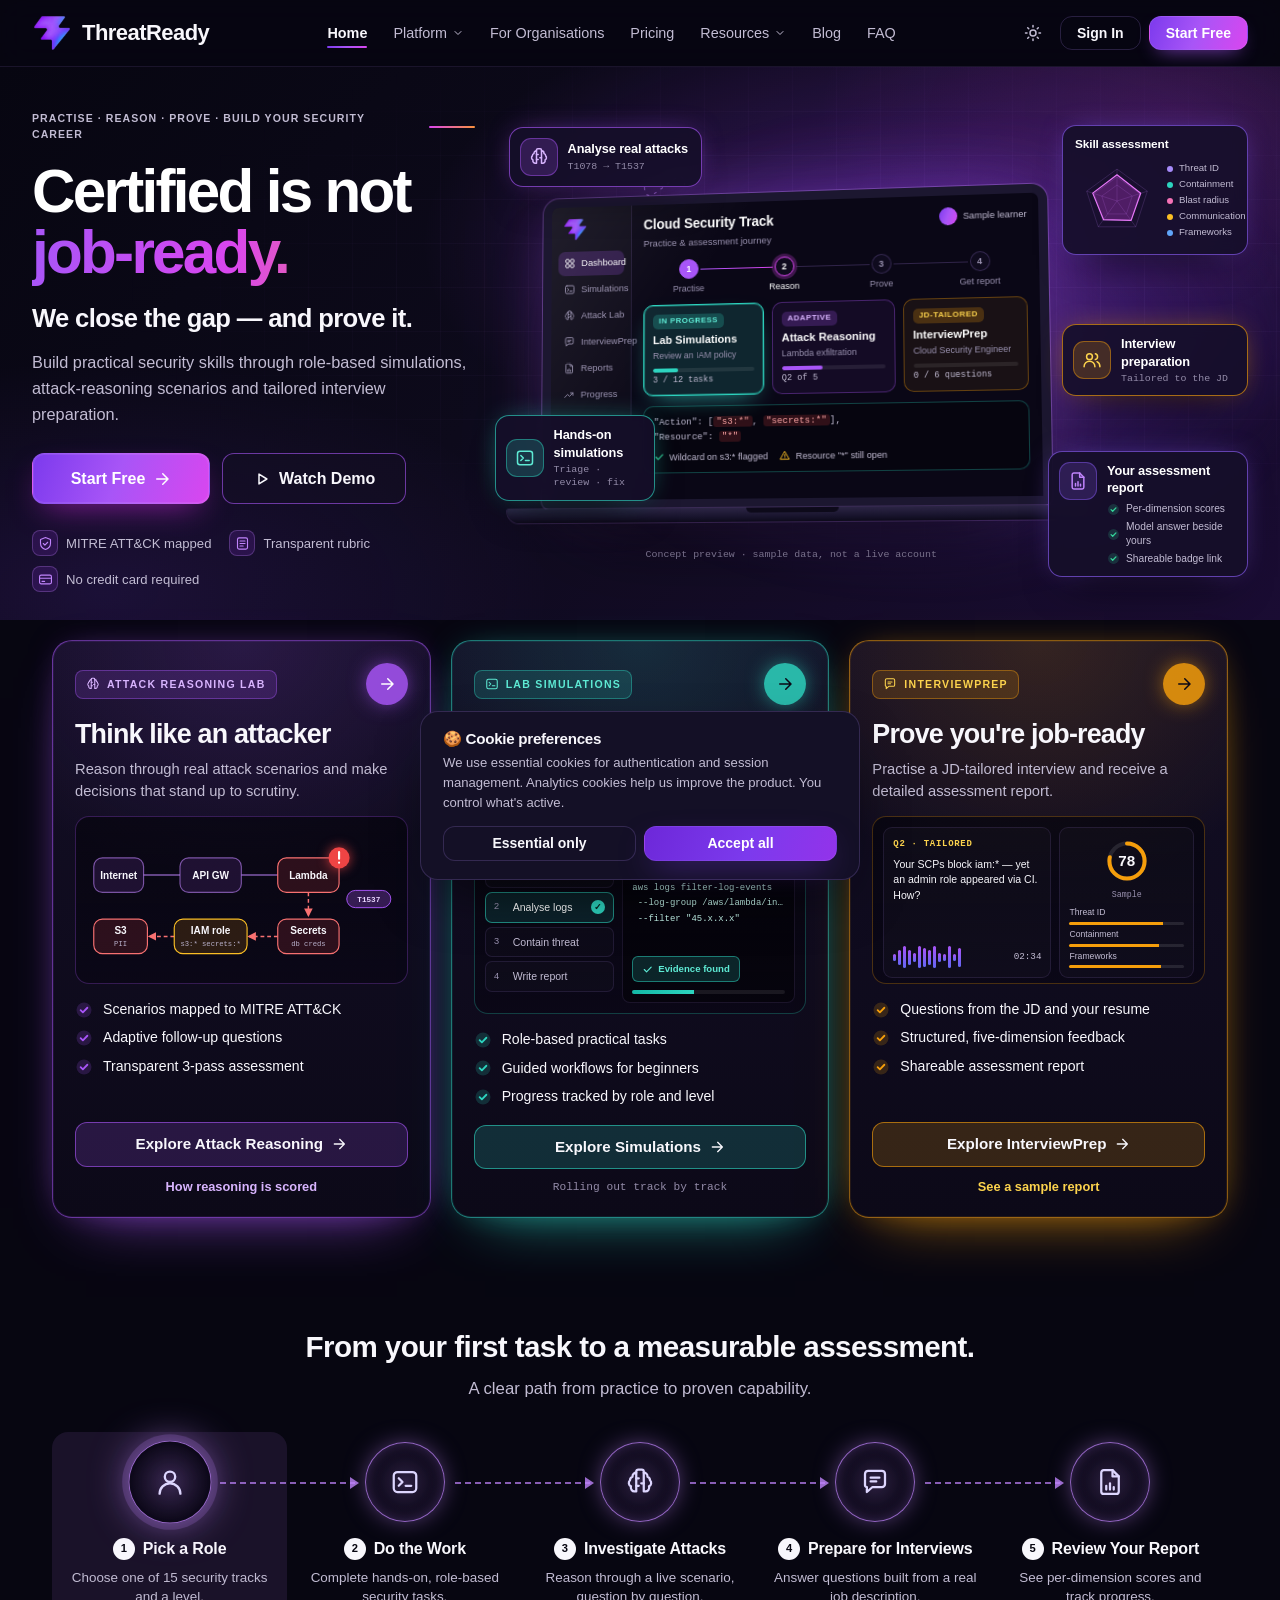
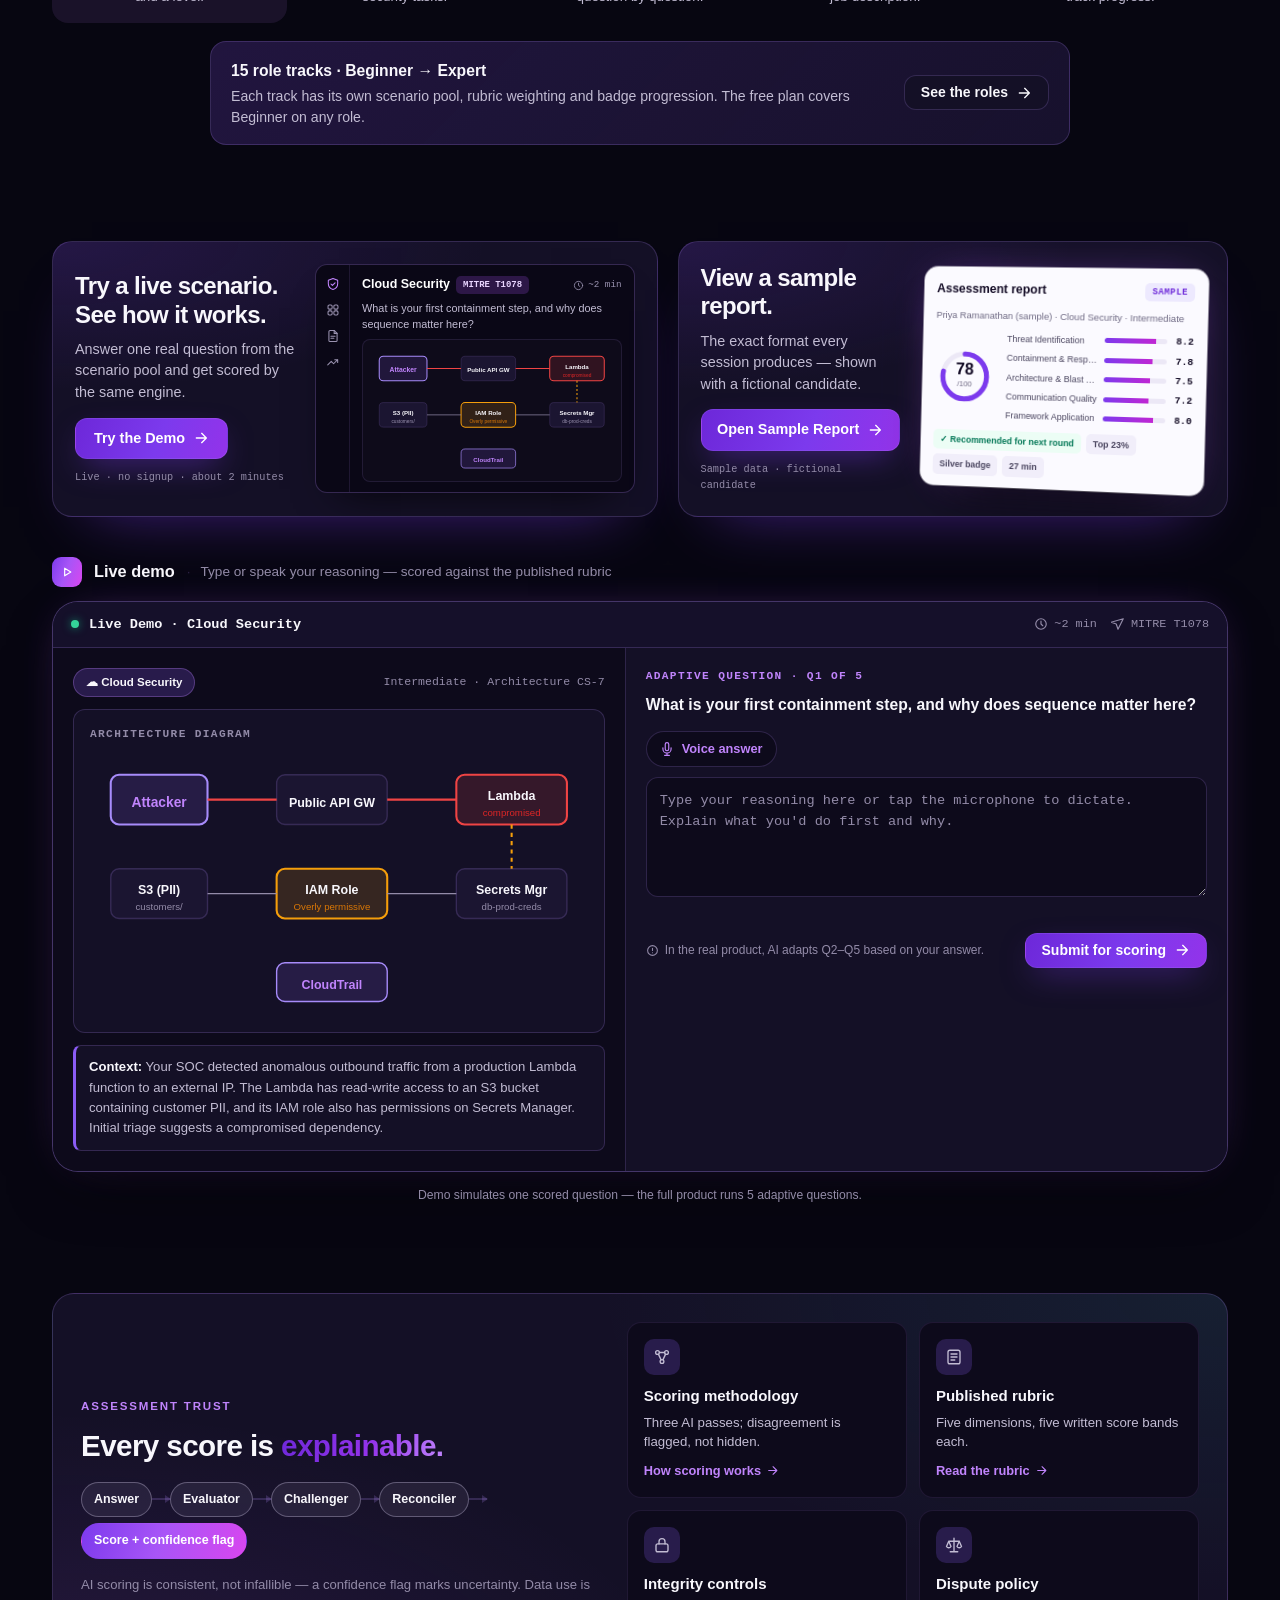
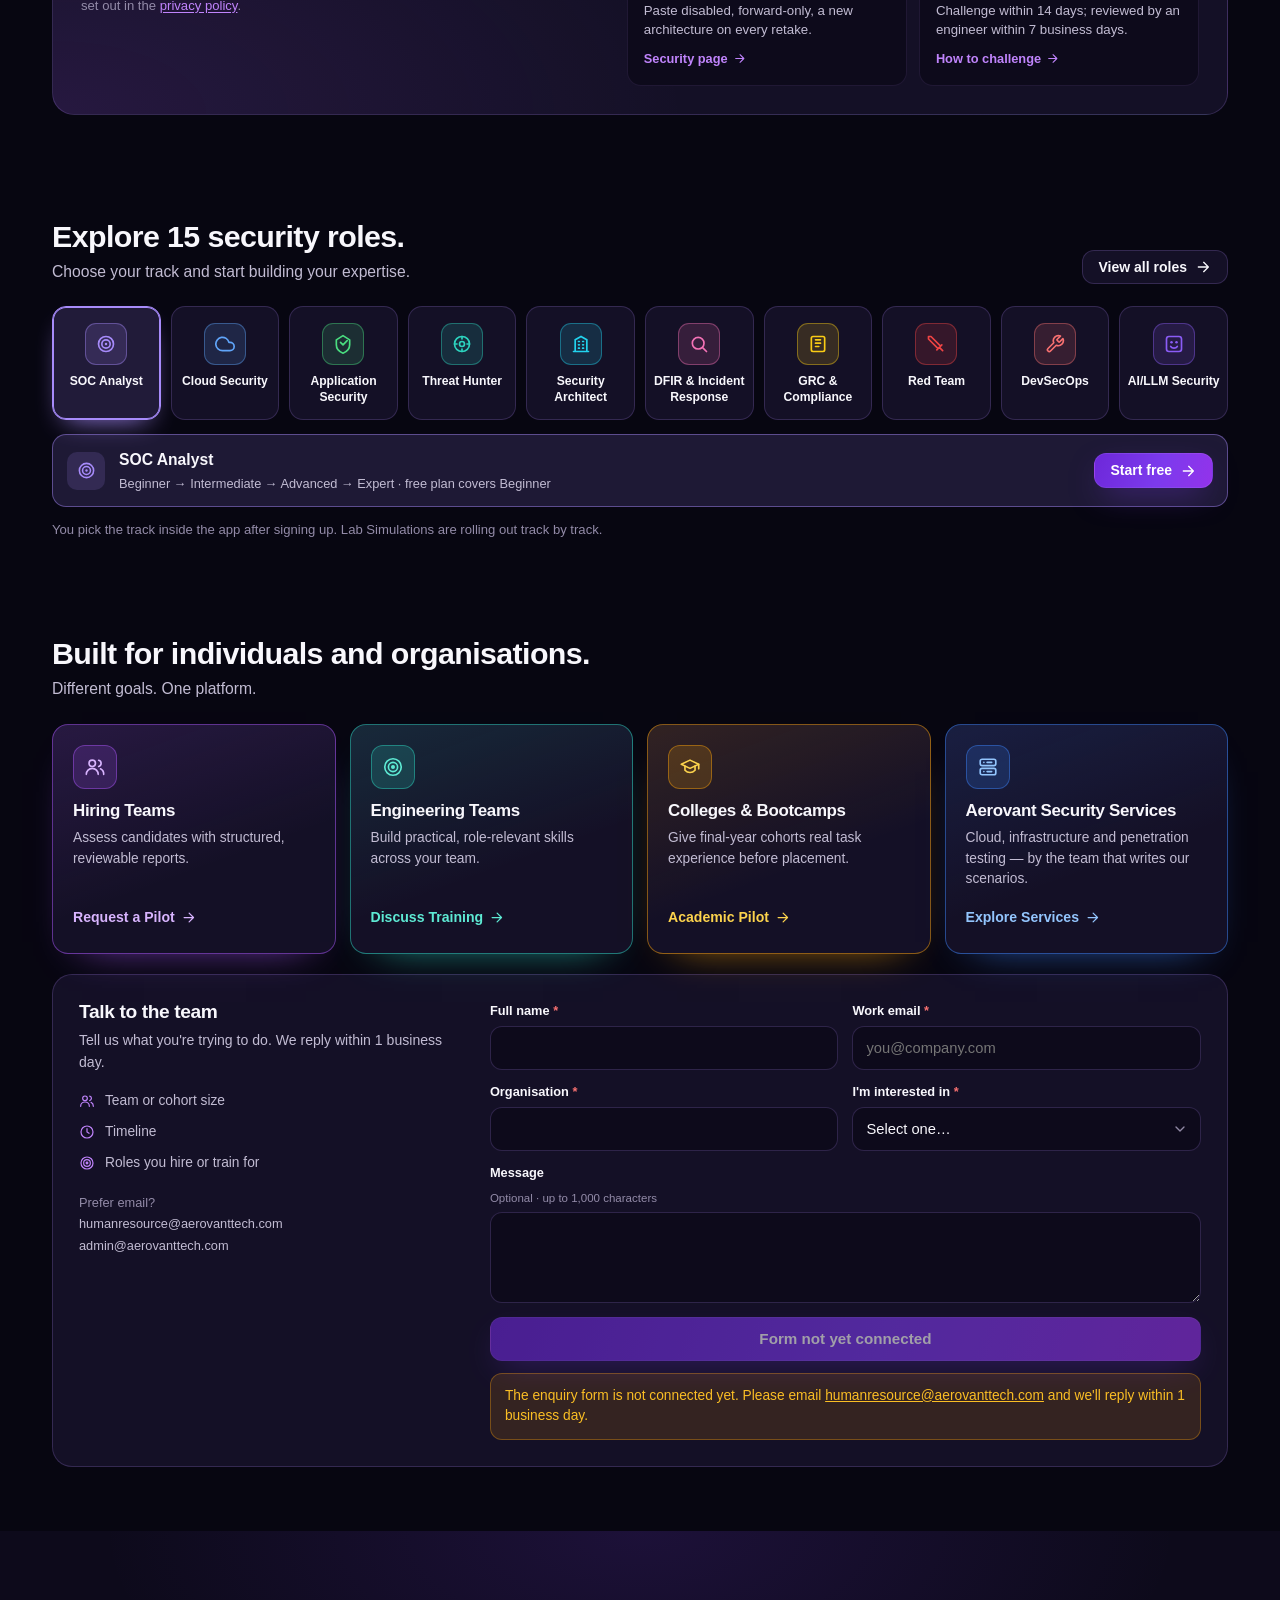
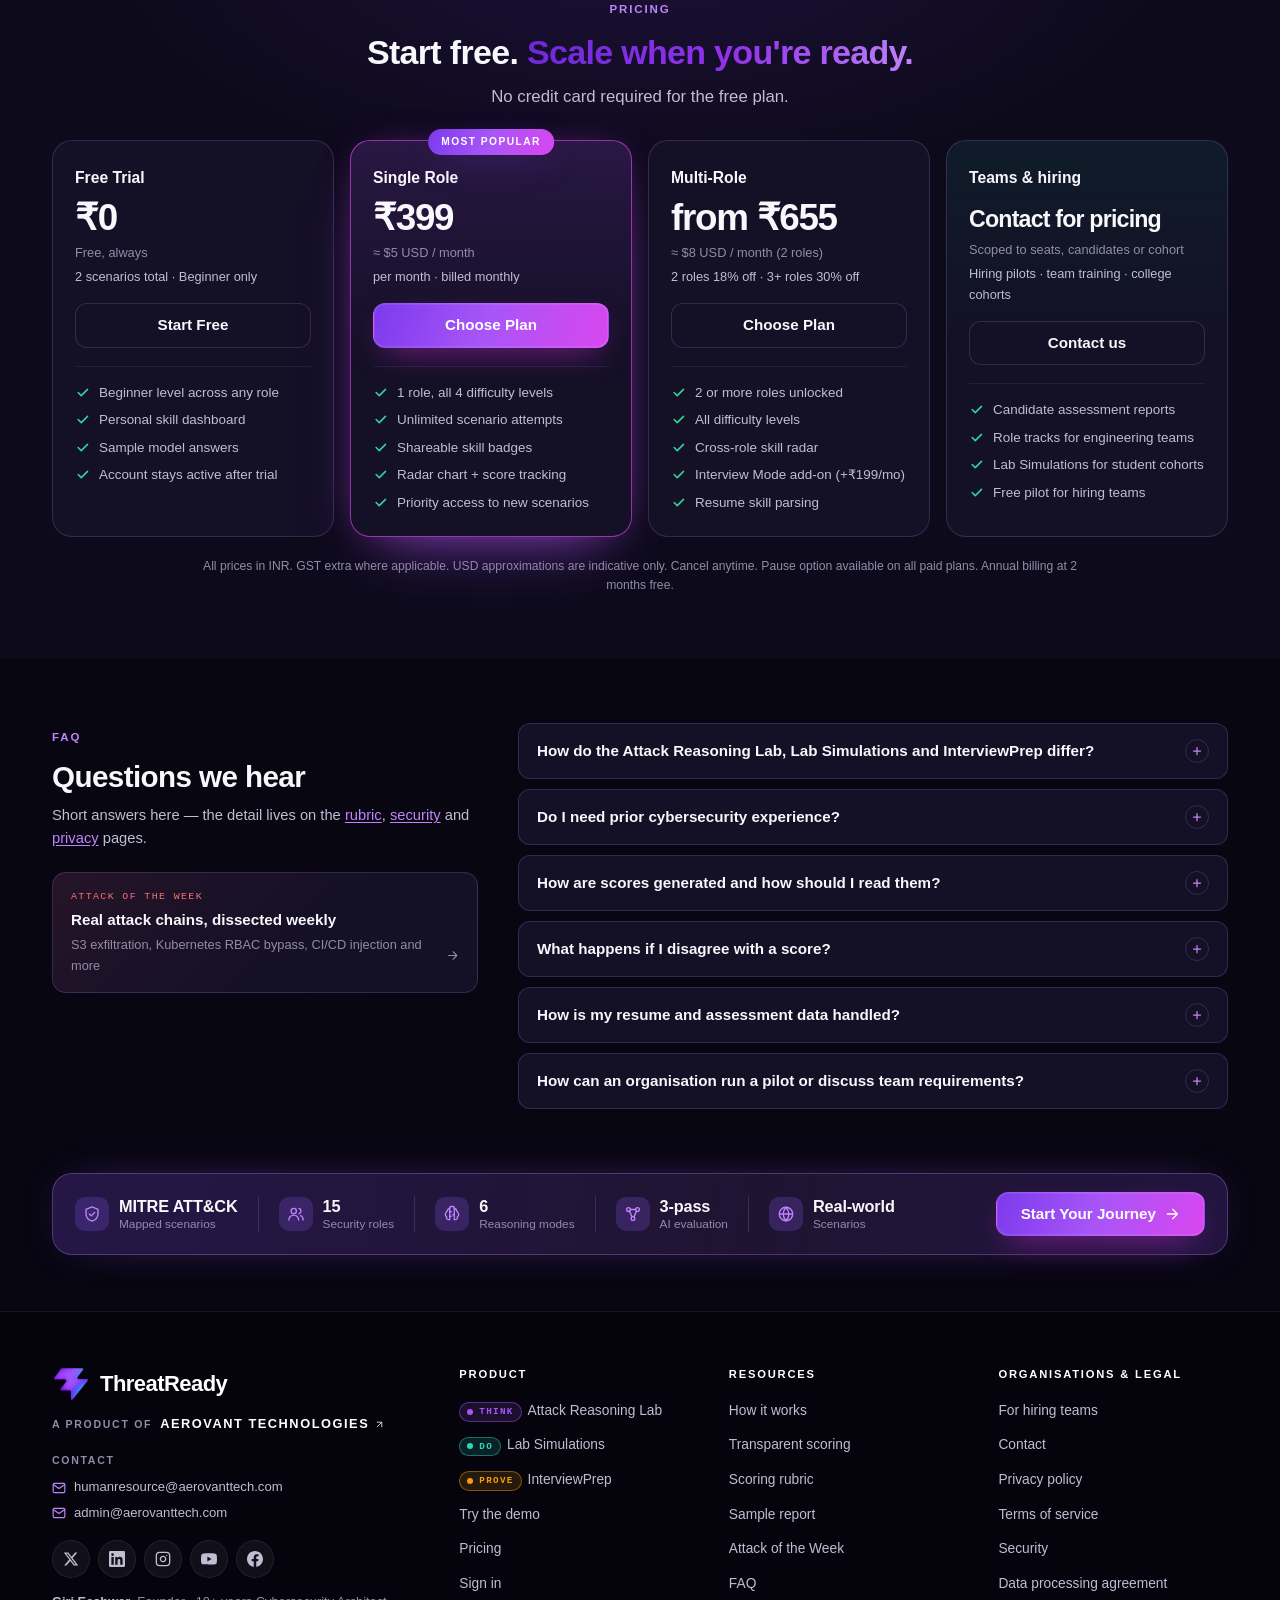
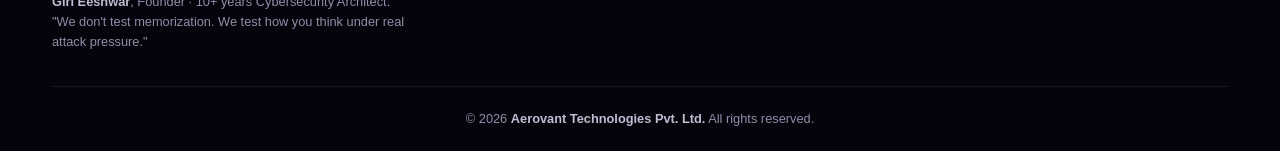
<file: index.html>
<!DOCTYPE html>
<html lang="en">
<head>
<meta charset="UTF-8">
<meta http-equiv="Content-Security-Policy" content="default-src 'self'; script-src 'self' 'unsafe-inline' https://cdnjs.cloudflare.com https://www.googletagmanager.com https://www.google-analytics.com; style-src 'self' 'unsafe-inline' https://fonts.googleapis.com; font-src 'self' https://fonts.gstatic.com data:; img-src 'self' data: https:; connect-src 'self' https://formspree.io https://app.threatready.io https://www.google-analytics.com https://threatready-db.onrender.com; frame-ancestors 'none'; base-uri 'self'; form-action 'self' https://formspree.io;">
<meta http-equiv="X-Content-Type-Options" content="nosniff">
<meta http-equiv="X-XSS-Protection" content="1; mode=block">
<meta http-equiv="X-DNS-Prefetch-Control" content="off">
<meta name="referrer" content="strict-origin-when-cross-origin">
<meta http-equiv="Permissions-Policy" content="geolocation=(), camera=(), microphone=(self), payment=(), usb=(), magnetometer=(), gyroscope=(), accelerometer=(), ambient-light-sensor=(), autoplay=(self), encrypted-media=(self), fullscreen=(self), picture-in-picture=(), display-capture=(), midi=(), serial=(), bluetooth=(), interest-cohort=()">
<meta name="viewport" content="width=device-width, initial-scale=1.0">
<meta name="format-detection" content="telephone=no, email=no, address=no">
<meta name="apple-mobile-web-app-capable" content="yes">
<meta name="theme-color" content="#080713">
<meta name="description" content="Build practical cybersecurity skills through role-based Lab Simulations, the Attack Reasoning Lab and a JD-tailored InterviewPrep — all scored on one published rubric. For engineers, freshers and the teams that hire them.">
<meta name="keywords" content="cybersecurity skills platform, attack reasoning, security lab simulations, cybersecurity interview prep, candidate assessment, MITRE ATT&CK scenarios, cloud security training">
<meta name="author" content="Aerovant Technologies Pvt Ltd">
<meta name="robots" content="index, follow">
<meta property="og:type" content="website">
<meta property="og:url" content="https://threatready.io/">
<meta property="og:title" content="ThreatReady — Practise, Reason and Prove Cybersecurity Skills">
<meta property="og:description" content="Certified is not job-ready. Role-based simulations, attack-reasoning scenarios and a JD-tailored interview, scored by one transparent 3-Pass AI engine.">
<meta property="og:site_name" content="ThreatReady">
<meta property="og:image" content="https://threatready.io/sample-report-preview.png">
<meta property="og:image:width" content="1200">
<meta property="og:image:height" content="720">
<meta name="twitter:image" content="https://threatready.io/sample-report-preview.png">
<link rel="canonical" href="https://threatready.io/">
<meta name="twitter:card" content="summary_large_image">
<meta name="twitter:title" content="ThreatReady — Practise, Reason and Prove Cybersecurity Skills">
<meta name="twitter:description" content="Attack Reasoning Lab · Lab Simulations · InterviewPrep. Three pillars, one published rubric, one report hiring teams can read.">
<title>ThreatReady | Practise, Reason and Prove Cybersecurity Skills</title>
<link rel="preconnect" href="https://fonts.googleapis.com">
<link rel="preconnect" href="https://fonts.gstatic.com" crossorigin>
<link rel="stylesheet" href="https://fonts.googleapis.com/css2?family=Inter:wght@400;500;600;700;800&display=swap">
<link rel="stylesheet" href="site.css">
<link rel="stylesheet" href="home.css">
<link rel="icon" type="image/x-icon" href="favicon.ico">
<link rel="icon" type="image/png" sizes="32x32" href="favicon-32.png">
<link rel="icon" type="image/png" sizes="16x16" href="favicon-16.png">
<link rel="apple-touch-icon" sizes="48x48" href="favicon-48.png">
<script>
(function(){try{var s=localStorage.getItem('tr-theme');var t=(s==='light'||s==='dark')?s:'dark';document.documentElement.setAttribute('data-theme',t);}catch(e){document.documentElement.setAttribute('data-theme','dark');}})();
</script>
<script type="application/ld+json">
{"@context":"https://schema.org","@type":"FAQPage","mainEntity":[{"@type":"Question","name":"How do the Attack Reasoning Lab, Lab Simulations and InterviewPrep differ?","acceptedAnswer":{"@type":"Answer","text":"They are three stages of one journey. The Lab tests how you reason through an attack on a real architecture. Lab Simulations are role-based tasks that mirror daily security work. InterviewPrep builds an interview from a job description and your resume. All three use the same five-dimension rubric."}},{"@type":"Question","name":"Do I need prior cybersecurity experience?","acceptedAnswer":{"@type":"Answer","text":"No. Every role track starts at Beginner and the free plan covers Beginner on any role. Lab Simulations are designed for freshers and final-year students."}},{"@type":"Question","name":"How are scores generated and how should I read them?","acceptedAnswer":{"@type":"Answer","text":"Each answer goes through three AI passes — Evaluator, Challenger, Reconciler — against a published rubric with five dimensions and five written score bands each. When passes disagree significantly the score carries a confidence flag. A score is evidence to review alongside the transcript, not a verdict."}},{"@type":"Question","name":"What happens if I disagree with a score?","acceptedAnswer":{"@type":"Answer","text":"Challenge it within 14 days by emailing admin@aerovanttech.com with your session ID. A security engineer reviews the transcript and rubric application within 7 business days and replies with a confirmed or revised score."}},{"@type":"Question","name":"How is my resume and assessment data handled?","acceptedAnswer":{"@type":"Answer","text":"Production data is stored in India (AWS Mumbai), encrypted in transit and at rest. Assessment text is sent to Anthropic's Claude API for scoring, which does not train on it. Raw scoring outputs are kept 90 days for audit. GDPR and India DPDPA 2023 rights are supported."}},{"@type":"Question","name":"How can an organisation run a pilot or discuss team requirements?","acceptedAnswer":{"@type":"Answer","text":"Hiring teams can request a pilot with free candidate assessments. Engineering teams, colleges and services enquiries go through the contact form on the homepage or humanresource@aerovanttech.com."}}]}
</script>
<script type="application/ld+json">
{"@context":"https://schema.org","@type":"Organization","name":"ThreatReady","legalName":"Aerovant Technologies Pvt Ltd","url":"https://threatready.io","description":"Cybersecurity hiring assessment platform that tests real attack reasoning."}
</script>
<!--
  SECURITY HEADERS — RECOMMENDED ORIGIN-LEVEL CONFIGURATION
  The following should be set as actual HTTP response headers by the hosting layer
  (Vercel, Cloudflare, Nginx, etc.). Meta-equivalents are documentation only:

    Strict-Transport-Security: max-age=63072000; includeSubDomains; preload
    X-Frame-Options: DENY
    X-Content-Type-Options: nosniff
    Referrer-Policy: strict-origin-when-cross-origin
    Cross-Origin-Opener-Policy: same-origin
    Cross-Origin-Embedder-Policy: require-corp
    Cross-Origin-Resource-Policy: same-origin
    Cache-Control: no-store, no-cache, must-revalidate, private  (for authenticated routes)
    Cache-Control: public, max-age=3600  (for static landing)

  Compliance reference (internal):
    - GDPR / DPDP Act 2023 — cookie consent banner present (#cb)
    - Indian IT Act 2000 — reasonable security practices
    - SOC 2 Type 1 readiness — Month 6 target
-->
</head>
<body>
<a href="#main" class="skip-link">Skip to content</a>
<!-- Icon sprite: icons below are referenced by id (use elements pointing at the i- symbols) -->
<svg xmlns="http://www.w3.org/2000/svg" style="position:absolute;width:0;height:0;overflow:hidden" aria-hidden="true" focusable="false">
<symbol id="i-check" viewBox="0 0 24 24"><path d="M5 12l5 5L20 7" fill="none" stroke="currentColor" stroke-width="2.5" stroke-linecap="round" stroke-linejoin="round"/></symbol>
<symbol id="i-check-c" viewBox="0 0 24 24"><circle cx="12" cy="12" r="10" fill="currentColor" opacity=".18"/><path d="M7.5 12.2l3 3 6-6.2" fill="none" stroke="currentColor" stroke-width="2.4" stroke-linecap="round" stroke-linejoin="round"/></symbol>
<symbol id="i-arrow" viewBox="0 0 24 24"><path d="M5 12h14M13 5l7 7-7 7" fill="none" stroke="currentColor" stroke-width="2" stroke-linecap="round" stroke-linejoin="round"/></symbol>
<symbol id="i-play" viewBox="0 0 24 24"><path d="M8 5.5v13l10.5-6.5z" fill="none" stroke="currentColor" stroke-width="2" stroke-linejoin="round"/></symbol>
<symbol id="i-brain" viewBox="0 0 24 24"><g fill="none" stroke="currentColor" stroke-width="1.8" stroke-linecap="round" stroke-linejoin="round"><path d="M9 4.5a3 3 0 00-3 3v.3A3 3 0 004 10.6a3 3 0 00.8 4.9A3 3 0 008 19.5h1V4.5z"/><path d="M15 4.5a3 3 0 013 3v.3a3 3 0 012 2.8 3 3 0 01-.8 4.9 3 3 0 01-3.2 4H15V4.5z"/><path d="M9 4.5V3.6A1.6 1.6 0 0110.6 2h2.8A1.6 1.6 0 0115 3.6v.9M9 9h2M13 13h2M9 15h2"/></g></symbol>
<symbol id="i-terminal" viewBox="0 0 24 24"><g fill="none" stroke="currentColor" stroke-width="1.8" stroke-linecap="round" stroke-linejoin="round"><rect x="3" y="4" width="18" height="16" rx="3"/><path d="M7 9l3 3-3 3M12.5 15H17"/></g></symbol>
<symbol id="i-doc" viewBox="0 0 24 24"><g fill="none" stroke="currentColor" stroke-width="1.8" stroke-linecap="round" stroke-linejoin="round"><path d="M14 2.5H7a2 2 0 00-2 2v15a2 2 0 002 2h10a2 2 0 002-2v-12z"/><path d="M14 2.5v5h5M8.5 12.5h7M8.5 16h5"/></g></symbol>
<symbol id="i-report" viewBox="0 0 24 24"><g fill="none" stroke="currentColor" stroke-width="1.8" stroke-linecap="round" stroke-linejoin="round"><path d="M14 2.5H7a2 2 0 00-2 2v15a2 2 0 002 2h10a2 2 0 002-2v-12z"/><path d="M14 2.5v5h5M9 18v-3M12 18v-5M15 18v-2"/></g></symbol>
<symbol id="i-user" viewBox="0 0 24 24"><g fill="none" stroke="currentColor" stroke-width="1.8" stroke-linecap="round"><circle cx="12" cy="8" r="4"/><path d="M4 21a8 8 0 0116 0"/></g></symbol>
<symbol id="i-users" viewBox="0 0 24 24"><g fill="none" stroke="currentColor" stroke-width="1.8" stroke-linecap="round" stroke-linejoin="round"><circle cx="9" cy="8" r="3.5"/><path d="M2.5 20a6.5 6.5 0 0113 0M16 4.6a3.5 3.5 0 010 6.8M18 14a6.5 6.5 0 013.5 6"/></g></symbol>
<symbol id="i-chat" viewBox="0 0 24 24"><g fill="none" stroke="currentColor" stroke-width="1.8" stroke-linecap="round" stroke-linejoin="round"><path d="M4 5.5A2.5 2.5 0 016.5 3h11A2.5 2.5 0 0120 5.5v8a2.5 2.5 0 01-2.5 2.5H10l-4.5 4v-4h0A1.5 1.5 0 014 14.5z"/><path d="M8.5 8.5h7M8.5 11.5h4.5"/></g></symbol>
<symbol id="i-shield" viewBox="0 0 24 24"><g fill="none" stroke="currentColor" stroke-width="1.8" stroke-linecap="round" stroke-linejoin="round"><path d="M12 2.5l8 3.2v5.8c0 4.8-3.3 8.4-8 10-4.7-1.6-8-5.2-8-10V5.7z"/><path d="M8.5 12l2.5 2.5 4.5-4.5"/></g></symbol>
<symbol id="i-rubric" viewBox="0 0 24 24"><g fill="none" stroke="currentColor" stroke-width="1.8" stroke-linecap="round" stroke-linejoin="round"><rect x="4" y="3" width="16" height="18" rx="2.5"/><path d="M8 8h8M8 12h8M8 16h5"/></g></symbol>
<symbol id="i-card" viewBox="0 0 24 24"><g fill="none" stroke="currentColor" stroke-width="1.8" stroke-linecap="round" stroke-linejoin="round"><rect x="2.5" y="5" width="19" height="14" rx="2.5"/><path d="M2.5 10h19M6.5 15h4"/></g></symbol>
<symbol id="i-lock" viewBox="0 0 24 24"><g fill="none" stroke="currentColor" stroke-width="1.8" stroke-linecap="round"><rect x="4" y="10.5" width="16" height="10.5" rx="2.5"/><path d="M8 10.5V7.5a4 4 0 018 0v3"/></g></symbol>
<symbol id="i-scale" viewBox="0 0 24 24"><g fill="none" stroke="currentColor" stroke-width="1.8" stroke-linecap="round" stroke-linejoin="round"><path d="M12 3v18M7 21h10M5 7h14M5 7l-3 7a3.5 3.5 0 006 0zM19 7l-3 7a3.5 3.5 0 006 0z"/></g></symbol>
<symbol id="i-layers" viewBox="0 0 24 24"><g fill="none" stroke="currentColor" stroke-width="1.8" stroke-linecap="round" stroke-linejoin="round"><path d="M12 3l9 5-9 5-9-5z"/><path d="M3 13l9 5 9-5"/></g></symbol>
<symbol id="i-cap" viewBox="0 0 24 24"><g fill="none" stroke="currentColor" stroke-width="1.8" stroke-linecap="round" stroke-linejoin="round"><path d="M2.5 9L12 4.5 21.5 9 12 13.5z"/><path d="M6.5 11v4.5c1.5 1.6 3.4 2.5 5.5 2.5s4-.9 5.5-2.5V11M21.5 9v5"/></g></symbol>
<symbol id="i-server" viewBox="0 0 24 24"><g fill="none" stroke="currentColor" stroke-width="1.8" stroke-linecap="round"><rect x="3.5" y="3.5" width="17" height="7" rx="2"/><rect x="3.5" y="13.5" width="17" height="7" rx="2"/><path d="M7.5 7h.01M7.5 17h.01M11 7h5M11 17h5"/></g></symbol>
<symbol id="i-target" viewBox="0 0 24 24"><g fill="none" stroke="currentColor" stroke-width="1.8"><circle cx="12" cy="12" r="9"/><circle cx="12" cy="12" r="5"/><circle cx="12" cy="12" r="1.3" fill="currentColor"/></g></symbol>
<symbol id="i-grid" viewBox="0 0 24 24"><g fill="none" stroke="currentColor" stroke-width="1.8"><rect x="3.5" y="3.5" width="7" height="7" rx="2"/><rect x="13.5" y="3.5" width="7" height="7" rx="2"/><rect x="3.5" y="13.5" width="7" height="7" rx="2"/><rect x="13.5" y="13.5" width="7" height="7" rx="2"/></g></symbol>
<symbol id="i-chart" viewBox="0 0 24 24"><path d="M3 17l6-6 4 4 7-7M15 8h5v5" fill="none" stroke="currentColor" stroke-width="1.8" stroke-linecap="round" stroke-linejoin="round"/></symbol>
<symbol id="i-clock" viewBox="0 0 24 24"><g fill="none" stroke="currentColor" stroke-width="1.8" stroke-linecap="round"><circle cx="12" cy="12" r="9"/><path d="M12 7v5l3 2"/></g></symbol>
<symbol id="i-flow" viewBox="0 0 24 24"><g fill="none" stroke="currentColor" stroke-width="1.8" stroke-linecap="round" stroke-linejoin="round"><circle cx="6" cy="6" r="2.5"/><circle cx="18" cy="6" r="2.5"/><circle cx="12" cy="18" r="2.5"/><path d="M8.5 6h7M7.2 8.2l3.6 7.6M16.8 8.2l-3.6 7.6"/></g></symbol>
<symbol id="i-globe" viewBox="0 0 24 24"><g fill="none" stroke="currentColor" stroke-width="1.8"><circle cx="12" cy="12" r="9"/><path d="M3 12h18M12 3c2.5 3 3.8 6 3.8 9s-1.3 6-3.8 9c-2.5-3-3.8-6-3.8-9s1.3-6 3.8-9z"/></g></symbol>
<symbol id="i-mic" viewBox="0 0 24 24"><g fill="none" stroke="currentColor" stroke-width="1.8" stroke-linecap="round" stroke-linejoin="round"><rect x="9" y="2.5" width="6" height="11" rx="3"/><path d="M5.5 11a6.5 6.5 0 0013 0M12 17.5V21"/></g></symbol>
<symbol id="i-alert" viewBox="0 0 24 24"><g fill="none" stroke="currentColor" stroke-width="2" stroke-linecap="round" stroke-linejoin="round"><path d="M12 3.5l9.5 16.5h-19z"/><path d="M12 10v4M12 17h.01"/></g></symbol>
<symbol id="i-mail" viewBox="0 0 24 24"><g fill="none" stroke="currentColor" stroke-width="1.8" stroke-linejoin="round"><rect x="2.5" y="4.5" width="19" height="15" rx="2.5"/><path d="M3 6.5l9 6.5 9-6.5"/></g></symbol>
<symbol id="i-chev" viewBox="0 0 24 24"><path d="M6 9l6 6 6-6" fill="none" stroke="currentColor" stroke-width="2" stroke-linecap="round" stroke-linejoin="round"/></symbol>
</svg>

<div id="top" aria-hidden="true"></div>

<!-- 1 · NAVIGATION -->
<nav class="nav" id="nav" aria-label="Primary">
<div class="nav-c">
<div class="brand-stack">
<a href="#top" class="logo" aria-label="ThreatReady home">
<span class="logo-i" role="img" aria-label="ThreatReady logo"></span>
<span class="logo-t">ThreatReady</span>
</a>
</div>
<ul class="nav-links">
<li><a href="#top" class="nav-home">Home</a></li>
<li class="nav-drop">
<button type="button" class="nav-drop-trig" aria-haspopup="true" aria-expanded="false">Platform <svg viewBox="0 0 24 24" fill="none" aria-hidden="true"><path d="M6 9l6 6 6-6" stroke="currentColor" stroke-width="2" stroke-linecap="round" stroke-linejoin="round"/></svg></button>
<ul class="nav-drop-menu wide" role="menu">
<li role="none"><a role="menuitem" class="nd p-think" href="#pillar-think"><span class="nd-ic"><svg viewBox="0 0 24 24" fill="none" aria-hidden="true"><path d="M12 3a7 7 0 00-4 12.7V18a2 2 0 002 2h4a2 2 0 002-2v-2.3A7 7 0 0012 3z" stroke="currentColor" stroke-width="2" stroke-linejoin="round"/></svg></span><span><b>THINK · Attack Reasoning Lab</b><span>Adaptive attack scenarios, scored on a published rubric</span></span></a></li>
<li role="none"><a role="menuitem" class="nd p-do" href="#pillar-do"><span class="nd-ic"><svg viewBox="0 0 24 24" fill="none" aria-hidden="true"><path d="M4 7h16M4 12h16M4 17h10" stroke="currentColor" stroke-width="2" stroke-linecap="round"/><path d="M18 15l2 2 3-3" stroke="currentColor" stroke-width="2" stroke-linecap="round" stroke-linejoin="round"/></svg></span><span><b>DO · Lab Simulations</b><span>Role-based tasks from real daily security work</span></span></a></li>
<li role="none"><a role="menuitem" class="nd p-prove" href="#pillar-prove"><span class="nd-ic"><svg viewBox="0 0 24 24" fill="none" aria-hidden="true"><path d="M14 2H6a2 2 0 00-2 2v16a2 2 0 002 2h12a2 2 0 002-2V8z" stroke="currentColor" stroke-width="2" stroke-linejoin="round"/><path d="M14 2v6h6M9 13l2 2 4-4" stroke="currentColor" stroke-width="2" stroke-linecap="round" stroke-linejoin="round"/></svg></span><span><b>PROVE · InterviewPrep</b><span>A JD-tailored interview and a report you can share</span></span></a></li>
</ul>
</li>
<li><a href="#organisations">For Organisations</a></li>
<li><a href="#pricing">Pricing</a></li>
<li class="nav-drop">
<button type="button" class="nav-drop-trig" aria-haspopup="true" aria-expanded="false">Resources <svg viewBox="0 0 24 24" fill="none" aria-hidden="true"><path d="M6 9l6 6 6-6" stroke="currentColor" stroke-width="2" stroke-linecap="round" stroke-linejoin="round"/></svg></button>
<ul class="nav-drop-menu" role="menu">
<li role="none"><a role="menuitem" href="how-it-works.html">How it works</a></li>
<li role="none"><a role="menuitem" href="transparent-scoring.html">Transparent scoring</a></li>
<li role="none"><a role="menuitem" href="rubric.html">Scoring rubric</a></li>
<li role="none"><a role="menuitem" href="sample-report.html">Sample report</a></li>
<li role="none"><a role="menuitem" href="attack-of-the-week.html">Attack of the Week</a></li>
<li role="none"><a role="menuitem" href="security.html">Security</a></li>
</ul>
</li>
<li><a href="attack-of-the-week.html">Blog</a></li>
<li><a href="#faq">FAQ</a></li>
</ul>
<div class="nav-act">
<button class="theme-tog" id="themeTog" aria-label="Toggle light / dark theme" title="Toggle theme">
<svg class="sun-i" viewBox="0 0 24 24" fill="none" aria-hidden="true"><circle cx="12" cy="12" r="4" stroke="currentColor" stroke-width="2"/><path d="M12 2v2M12 20v2M4.93 4.93l1.41 1.41M17.66 17.66l1.41 1.41M2 12h2M20 12h2M4.93 19.07l1.41-1.41M17.66 6.34l1.41-1.41" stroke="currentColor" stroke-width="2" stroke-linecap="round"/></svg>
<svg class="moon-i" viewBox="0 0 24 24" fill="none" aria-hidden="true"><path d="M21 12.79A9 9 0 1 1 11.21 3A7 7 0 0 0 21 12.79z" stroke="currentColor" stroke-width="2" stroke-linecap="round" stroke-linejoin="round"/></svg>
</button>
<a href="https://threatready.io/app/" target="_blank" rel="noopener noreferrer" class="btn btn-ghost btn-sm nav-si">Sign In</a>
<a href="https://threatready.io/app/auth?mode=signup" target="_blank" rel="noopener noreferrer" class="btn btn-primary btn-sm nav-si">Start Free</a>
<button class="mtog" id="mtog" aria-label="Menu" aria-expanded="false" aria-controls="mmenu"><svg class="mtog-h" viewBox="0 0 24 24" fill="none" aria-hidden="true"><path d="M4 6h16M4 12h16M4 18h16" stroke="currentColor" stroke-width="2" stroke-linecap="round"/></svg><svg class="mtog-x" viewBox="0 0 24 24" fill="none" aria-hidden="true"><path d="M6 6l12 12M18 6L6 18" stroke="currentColor" stroke-width="2" stroke-linecap="round"/></svg></button>
</div>
</div>
<div class="mmenu" id="mmenu" role="dialog" aria-modal="true" aria-label="Main menu">
<div class="mmenu-inner">
<ul>
<li><a href="#top">Home</a></li>
<li class="mmenu-grp"><span class="mmenu-grp-l">Platform</span></li>
<li><a href="#pillar-think" class="mmenu-sub">THINK · Attack Reasoning Lab</a></li>
<li><a href="#pillar-do" class="mmenu-sub">DO · Lab Simulations</a></li>
<li><a href="#pillar-prove" class="mmenu-sub">PROVE · InterviewPrep</a></li>
<li><a href="#organisations">For Organisations</a></li>
<li><a href="#pricing">Pricing</a></li>
<li class="mmenu-grp"><span class="mmenu-grp-l">Resources</span></li>
<li><a href="how-it-works.html" class="mmenu-sub">How it works</a></li>
<li><a href="rubric.html" class="mmenu-sub">Scoring rubric</a></li>
<li><a href="sample-report.html" class="mmenu-sub">Sample report</a></li>
<li><a href="attack-of-the-week.html" class="mmenu-sub">Attack of the Week</a></li>
<li><a href="attack-of-the-week.html">Blog</a></li>
<li><a href="#faq">FAQ</a></li>
<li><a href="https://threatready.io/app/" target="_blank" rel="noopener noreferrer">Sign In</a></li>
<li><a href="https://threatready.io/app/auth?mode=signup" target="_blank" rel="noopener noreferrer" class="btn btn-primary">Start Free</a></li>
</ul>
</div>
</div>
</nav>

<main id="main">

<!-- 2 · HERO -->
<section class="hero" id="hero" aria-labelledby="hero-h">
<div class="container hero-grid">
<div class="hero-copy">
<p class="hero-eyebrow">Practise · Reason · Prove · Build your security career</p>
<h1 id="hero-h">Certified is not <span class="h1-grad">job&#8209;ready.</span></h1>
<p class="hero-tag">We close the gap — and prove it.</p>
<p class="hero-sub">Build practical security skills through role-based simulations, attack-reasoning scenarios and tailored interview preparation.</p>
<div class="hero-cta">
<a href="https://threatready.io/app/auth?mode=signup" target="_blank" rel="noopener noreferrer" class="btn btn-cta btn-lg">Start Free <svg aria-hidden="true"><use href="#i-arrow"/></svg></a>
<a href="#trydemo" class="btn btn-outline btn-lg"><svg aria-hidden="true"><use href="#i-play"/></svg>Watch Demo</a>
</div>
<ul class="hero-trust" aria-label="Platform facts">
<li><span class="ht-ic"><svg aria-hidden="true"><use href="#i-shield"/></svg></span>MITRE ATT&amp;CK mapped</li>
<li><a href="rubric.html"><span class="ht-ic"><svg aria-hidden="true"><use href="#i-rubric"/></svg></span>Transparent rubric</a></li>
<li><span class="ht-ic"><svg aria-hidden="true"><use href="#i-card"/></svg></span>No credit card required</li>
</ul>
</div>

<!-- Hero product composition: laptop dashboard (interactive preview tabs) + floating summary panels. Concept preview, sample data. -->
<div class="hero-visual" role="group" aria-label="Concept preview of the ThreatReady workspace with sample data">
<svg class="hv-wires" aria-hidden="true"></svg>

<div class="laptop">
<div class="lt-screen">
<div class="db">
<aside class="db-side" aria-hidden="true">
<span class="db-logo logo-i"></span>
<span class="on"><svg><use href="#i-grid"/></svg>Dashboard</span>
<span><svg><use href="#i-terminal"/></svg>Simulations</span>
<span><svg><use href="#i-brain"/></svg>Attack Lab</span>
<span><svg><use href="#i-chat"/></svg>InterviewPrep</span>
<span><svg><use href="#i-report"/></svg>Reports</span>
<span><svg><use href="#i-chart"/></svg>Progress</span>
</aside>
<div class="db-main">
<div class="db-top">
<div><b>Cloud Security Track</b><small>Practice &amp; assessment journey</small></div>
<span class="db-user" aria-hidden="true"><i></i>Sample learner</span>
</div>
<ol class="db-steps" aria-label="Journey progress (sample)">
<li class="done"><i>1</i>Practise</li>
<li class="on"><i>2</i>Reason</li>
<li><i>3</i>Prove</li>
<li><i>4</i>Get report</li>
</ol>
<div class="db-mods" role="tablist" aria-label="Preview a module">
<button type="button" class="db-mod p-do" role="tab" id="dbTab0" aria-selected="true" aria-controls="dbPanel0"><span class="db-badge">In progress</span><b>Lab Simulations</b><small>Review an IAM policy</small><span class="db-prog" aria-hidden="true"><i style="--w:25%"></i></span><em>3 / 12 tasks</em></button>
<button type="button" class="db-mod p-think" role="tab" id="dbTab1" aria-selected="false" aria-controls="dbPanel1" tabindex="-1"><span class="db-badge">Adaptive</span><b>Attack Reasoning</b><small>Lambda exfiltration</small><span class="db-prog" aria-hidden="true"><i style="--w:40%"></i></span><em>Q2 of 5</em></button>
<button type="button" class="db-mod p-prove" role="tab" id="dbTab2" aria-selected="false" aria-controls="dbPanel2" tabindex="-1"><span class="db-badge">JD-tailored</span><b>InterviewPrep</b><small>Cloud Security Engineer</small><span class="db-prog" aria-hidden="true"><i style="--w:0%"></i></span><em>0 / 6 questions</em></button>
</div>
<div class="db-panels">
<div class="db-panel p-do a" id="dbPanel0" role="tabpanel" aria-labelledby="dbTab0">
<div class="db-code" aria-label="IAM policy excerpt"><span>"Action": [<mark>"s3:*"</mark>, <mark>"secrets:*"</mark>],</span><span>"Resource": <mark>"*"</mark></span></div>
<ul class="db-find"><li class="ok"><svg aria-hidden="true"><use href="#i-check"/></svg>Wildcard on s3:* flagged</li><li class="warn"><svg aria-hidden="true"><use href="#i-alert"/></svg>Resource "*" still open</li></ul>
</div>
<div class="db-panel p-think" id="dbPanel1" role="tabpanel" aria-labelledby="dbTab1" hidden>
<div class="db-chain" aria-label="Attack chain: Internet to Lambda to S3 with customer data"><span>Internet</span><i></i><span class="bad">Lambda</span><i class="bad"></i><span class="bad">S3 · PII</span></div>
<p class="db-q">Outbound traffic to 45.x.x.x. The role holds <code>s3:*</code>. First containment step?</p>
</div>
<div class="db-panel p-prove" id="dbPanel2" role="tabpanel" aria-labelledby="dbTab2" hidden>
<p class="db-jd">From the JD: <mark>enforce least privilege</mark> · <mark>lead incident containment</mark></p>
<p class="db-q">An admin role appeared via CI despite your SCPs. Walk me through how.</p>
</div>
</div>
</div>
</div>
</div>
<div class="lt-base" aria-hidden="true"></div>
</div>

<div data-wire="l" class="fp fp-attack p-think" aria-hidden="true"><span class="fp-ic"><svg><use href="#i-brain"/></svg></span><span><b>Analyse real attacks</b><small>T1078 → T1537</small></span></div>
<div data-wire="l" class="fp fp-sim p-do" aria-hidden="true"><span class="fp-ic"><svg><use href="#i-terminal"/></svg></span><span><b>Hands-on simulations</b><small>Triage · review · fix</small></span></div>
<div data-wire="r" class="fp fp-skill" aria-hidden="true">
<b class="fp-t">Skill assessment</b>
<div class="fp-radar">
<svg viewBox="0 0 100 100">
<polygon class="rg" points="50.0,12.0 86.1,38.3 72.3,80.7 27.7,80.7 13.9,38.3"/>
<polygon class="rg" points="50.0,21.5 77.1,41.2 66.8,73.1 33.2,73.1 22.9,41.2"/>
<polygon class="rg" points="50.0,31.0 68.1,44.1 61.2,65.4 38.8,65.4 31.9,44.1"/>
<path class="rg" d="M50 50L50 12M50 50L86.1 38.3M50 50L72.3 80.7M50 50L27.7 80.7M50 50L13.9 38.3"/>
<polygon class="rd" points="50.0,18.8 78.2,40.8 66.8,73.1 33.9,72.1 21.1,40.6"/>
</svg>
<ul><li style="--c:#a78bfa">Threat ID</li><li style="--c:#2dd4bf">Containment</li><li style="--c:#f472b6">Blast radius</li><li style="--c:#fbbf24">Communication</li><li style="--c:#60a5fa">Frameworks</li></ul>
</div>
</div>
<div data-wire="r" class="fp fp-interview p-prove" aria-hidden="true"><span class="fp-ic"><svg><use href="#i-users"/></svg></span><span><b>Interview preparation</b><small>Tailored to the JD</small></span></div>
<div data-wire="r" class="fp fp-report" aria-hidden="true">
<span class="fp-ic"><svg><use href="#i-report"/></svg></span>
<div><b>Your assessment report</b>
<ul><li><svg><use href="#i-check-c"/></svg>Per-dimension scores</li><li><svg><use href="#i-check-c"/></svg>Model answer beside yours</li><li><svg><use href="#i-check-c"/></svg>Shareable badge link</li></ul></div>
</div>
<p class="hv-cap">Concept preview · sample data, not a live account</p>
</div>
</div>
</section>

<!-- 3 · THREE PRODUCTS -->
<section id="platform" class="sec-pillars" aria-labelledby="platform-h">
<div class="container">
<h2 id="platform-h" class="sr-only">The platform: three products, one journey</h2>
<div class="pillars">

<article class="pcard p-think" id="pillar-think">
<div class="pc-top"><span class="pc-label"><svg aria-hidden="true"><use href="#i-brain"/></svg>Attack Reasoning Lab</span><a class="pc-go" href="#trydemo" tabindex="-1" aria-hidden="true"><svg><use href="#i-arrow"/></svg></a></div>
<h3>Think like an attacker</h3>
<p class="pc-desc">Reason through real attack scenarios and make decisions that stand up to scrutiny.</p>
<div class="pc-vis pv-attack" role="img" aria-label="Attack path: Internet to API Gateway to a compromised Lambda, whose over-permissive IAM role reaches an S3 bucket holding customer data">
<svg viewBox="0 0 320 132">
<defs><marker id="apArr" viewBox="0 0 10 10" refX="8" refY="5" markerWidth="6" markerHeight="6" orient="auto"><path d="M0 0L10 5 0 10z" fill="#f87171"/></marker></defs>
<path class="ap-l" d="M58 40H96"/><path class="ap-l" d="M160 40H198"/>
<path class="ap-l bad" d="M230 58V82" marker-end="url(#apArr)"/>
<path class="ap-l bad" d="M198 104H168" marker-end="url(#apArr)"/>
<path class="ap-l bad" d="M90 104H64" marker-end="url(#apArr)"/>
<g class="ap-n"><rect x="6" y="22" width="52" height="36" rx="9"/><text x="32" y="44">Internet</text></g>
<g class="ap-n"><rect x="96" y="22" width="64" height="36" rx="9"/><text x="128" y="44">API GW</text></g>
<g class="ap-n bad"><rect x="198" y="22" width="64" height="36" rx="9"/><text x="230" y="44">Lambda</text></g>
<g class="ap-n warn"><rect x="90" y="86" width="76" height="36" rx="9"/><text x="128" y="102">IAM role</text><text class="sm" x="128" y="114">s3:* secrets:*</text></g>
<g class="ap-n bad"><rect x="198" y="86" width="64" height="36" rx="9"/><text x="230" y="102">Secrets</text><text class="sm" x="230" y="114">db creds</text></g>
<g class="ap-n bad"><rect x="6" y="86" width="56" height="36" rx="9"/><text x="34" y="102">S3</text><text class="sm" x="34" y="114">PII</text></g>
<g class="ap-alert"><circle cx="262" cy="22" r="11"/><path d="M262 16v7M262 27h.01"/></g>
<g class="ap-tag"><rect x="270" y="56" width="46" height="18" rx="9"/><text x="293" y="68">T1537</text></g>
</svg>
</div>
<ul class="pc-list">
<li><svg aria-hidden="true"><use href="#i-check-c"/></svg>Scenarios mapped to MITRE ATT&amp;CK</li>
<li><svg aria-hidden="true"><use href="#i-check-c"/></svg>Adaptive follow-up questions</li>
<li><svg aria-hidden="true"><use href="#i-check-c"/></svg>Transparent 3-pass assessment</li>
</ul>
<div class="pc-cta"><a href="#trydemo" class="btn pc-btn">Explore Attack Reasoning <svg aria-hidden="true"><use href="#i-arrow"/></svg></a><a href="transparent-scoring.html" class="pc-more">How reasoning is scored</a></div>
</article>

<article class="pcard p-do" id="pillar-do">
<div class="pc-top"><span class="pc-label"><svg aria-hidden="true"><use href="#i-terminal"/></svg>Lab Simulations</span><a class="pc-go" href="lab-simulations.html" tabindex="-1" aria-hidden="true"><svg><use href="#i-arrow"/></svg></a></div>
<h3>Do the job before you have it</h3>
<p class="pc-desc">Hands-on security tasks that mirror real engineering work.</p>
<div class="pc-vis pv-console" role="img" aria-label="Simulation console: task list with step 2, analyse logs, selected; a log query and an evidence-found marker; progress bar at 40 percent">
<ol class="pvc-tasks" aria-hidden="true">
<li class="done">Investigate alert</li>
<li class="on">Analyse logs</li>
<li>Contain threat</li>
<li>Write report</li>
</ol>
<div class="pvc-term" aria-hidden="true">
<span class="c"># Investigate</span>
<span>aws logs filter-log-events</span>
<span>&nbsp;--log-group /aws/lambda/invoice-svc</span>
<span>&nbsp;--filter "45.x.x.x"</span>
<b class="pvc-ev"><svg><use href="#i-check"/></svg>Evidence found</b>
<span class="pvc-bar"><i></i></span>
</div>
</div>
<ul class="pc-list">
<li><svg aria-hidden="true"><use href="#i-check-c"/></svg>Role-based practical tasks</li>
<li><svg aria-hidden="true"><use href="#i-check-c"/></svg>Guided workflows for beginners</li>
<li><svg aria-hidden="true"><use href="#i-check-c"/></svg>Progress tracked by role and level</li>
</ul>
<div class="pc-cta"><a href="lab-simulations.html" class="btn pc-btn">Explore Simulations <svg aria-hidden="true"><use href="#i-arrow"/></svg></a><span class="pc-more muted">Rolling out track by track</span></div>
</article>

<article class="pcard p-prove" id="pillar-prove">
<div class="pc-top"><span class="pc-label"><svg aria-hidden="true"><use href="#i-chat"/></svg>InterviewPrep</span><a class="pc-go" href="https://threatready.io/app/" target="_blank" rel="noopener noreferrer" tabindex="-1" aria-hidden="true"><svg><use href="#i-arrow"/></svg></a></div>
<h3>Prove you're job&#8209;ready</h3>
<p class="pc-desc">Practise a JD-tailored interview and receive a detailed assessment report.</p>
<div class="pc-vis pv-interview" role="img" aria-label="Interview preview: a tailored question with a voice answer timer, beside a sample score of 78 out of 100 and four skill bars">
<div class="pvi-q" aria-hidden="true">
<b>Q2 · Tailored</b>
<p>Your SCPs block iam:* — yet an admin role appeared via CI. How?</p>
<div class="pvi-wave"><i></i><i></i><i></i><i></i><i></i><i></i><i></i><i></i><i></i><i></i><i></i><i></i><i></i><i></i><span>02:34</span></div>
</div>
<div class="pvi-score" aria-hidden="true">
<div class="ring"><svg viewBox="0 0 60 60"><circle cx="30" cy="30" r="22"/><circle class="v" cx="30" cy="30" r="22" stroke-dasharray="107.8 138.2"/></svg><b>78</b></div>
<small>Sample</small>
<span style="--w:82%">Threat ID</span><span style="--w:78%">Containment</span><span style="--w:80%">Frameworks</span>
</div>
</div>
<ul class="pc-list">
<li><svg aria-hidden="true"><use href="#i-check-c"/></svg>Questions from the JD and your resume</li>
<li><svg aria-hidden="true"><use href="#i-check-c"/></svg>Structured, five-dimension feedback</li>
<li><svg aria-hidden="true"><use href="#i-check-c"/></svg>Shareable assessment report</li>
</ul>
<div class="pc-cta"><a href="https://threatready.io/app/" target="_blank" rel="noopener noreferrer" class="btn pc-btn">Explore InterviewPrep <svg aria-hidden="true"><use href="#i-arrow"/></svg></a><a href="sample-report.html" class="pc-more">See a sample report</a></div>
</article>

</div>
</div>
</section>

<!-- 4 · WORKFLOW -->
<section id="how" class="sec-flow" aria-labelledby="how-h">
<div class="container">
<div class="tc tight">
<h2 id="how-h">From your first task to a measurable assessment.</h2>
<p class="sub">A clear path from practice to proven capability.</p>
</div>
<div class="flow" role="tablist" aria-label="Journey steps">
<button type="button" class="fstep" role="tab" id="ft0" aria-selected="true" aria-controls="fp0"><span class="fs-ic"><svg aria-hidden="true"><use href="#i-user"/></svg></span><span class="fs-t"><i>1</i>Pick a Role</span><span class="fs-d">Choose one of 15 security tracks and a level.</span></button>
<button type="button" class="fstep p-do" role="tab" id="ft1" aria-selected="false" aria-controls="fp1" tabindex="-1"><span class="fs-ic"><svg aria-hidden="true"><use href="#i-terminal"/></svg></span><span class="fs-t"><i>2</i>Do the Work</span><span class="fs-d">Complete hands-on, role-based security tasks.</span></button>
<button type="button" class="fstep p-think" role="tab" id="ft2" aria-selected="false" aria-controls="fp2" tabindex="-1"><span class="fs-ic"><svg aria-hidden="true"><use href="#i-brain"/></svg></span><span class="fs-t"><i>3</i>Investigate Attacks</span><span class="fs-d">Reason through a live scenario, question by question.</span></button>
<button type="button" class="fstep p-prove" role="tab" id="ft3" aria-selected="false" aria-controls="fp3" tabindex="-1"><span class="fs-ic"><svg aria-hidden="true"><use href="#i-chat"/></svg></span><span class="fs-t"><i>4</i>Prepare for Interviews</span><span class="fs-d">Answer questions built from a real job description.</span></button>
<button type="button" class="fstep p-rep" role="tab" id="ft4" aria-selected="false" aria-controls="fp4" tabindex="-1"><span class="fs-ic"><svg aria-hidden="true"><use href="#i-report"/></svg></span><span class="fs-t"><i>5</i>Review Your Report</span><span class="fs-d">See per-dimension scores and track progress.</span></button>
</div>
<div class="flow-detail">
<div class="fpanel a" id="fp0" role="tabpanel" aria-labelledby="ft0"><div><b>15 role tracks · Beginner → Expert</b><p>Each track has its own scenario pool, rubric weighting and badge progression. The free plan covers Beginner on any role.</p></div><a href="#roles" class="btn btn-secondary btn-sm">See the roles <svg aria-hidden="true"><use href="#i-arrow"/></svg></a></div>
<div class="fpanel" id="fp1" role="tabpanel" aria-labelledby="ft1" hidden><div><b>A real artefact, a real task</b><p>A policy, a log excerpt or a ticket: flag, fix, prioritise. Feedback shows what you caught and what you missed.</p></div><a href="lab-simulations.html" class="btn btn-secondary btn-sm">Walk through a simulation <svg aria-hidden="true"><use href="#i-arrow"/></svg></a></div>
<div class="fpanel" id="fp2" role="tabpanel" aria-labelledby="ft2" hidden><div><b>Five adaptive questions per scenario</b><p>A live attack chain on a real architecture. Each follow-up is generated from your previous answer.</p></div><a href="#trydemo" class="btn btn-secondary btn-sm">Try one question live <svg aria-hidden="true"><use href="#i-arrow"/></svg></a></div>
<div class="fpanel" id="fp3" role="tabpanel" aria-labelledby="ft3" hidden><div><b>Built from the JD and your resume</b><p>Every answer is scored on the same five dimensions, with a model answer beside yours.</p></div><a href="#pillar-prove" class="btn btn-secondary btn-sm">About InterviewPrep <svg aria-hidden="true"><use href="#i-arrow"/></svg></a></div>
<div class="fpanel" id="fp4" role="tabpanel" aria-labelledby="ft4" hidden><div><b>Evidence, not a verdict</b><p>Per-dimension scores, evaluator notes, the full transcript and a badge with a public verification link.</p></div><a href="sample-report.html" class="btn btn-secondary btn-sm">Open the sample report <svg aria-hidden="true"><use href="#i-arrow"/></svg></a></div>
</div>
</div>
</section>

<!-- 5 · LIVE DEMO + SAMPLE REPORT -->
<section id="demo" class="sec-proof" aria-labelledby="demo-h">
<div class="container">
<h2 id="demo-h" class="sr-only">Try the demo and inspect a sample report</h2>
<div class="proof2">

<div class="prf prf-demo">
<div class="prf-copy">
<h3>Try a live scenario. <span>See how it works.</span></h3>
<p>Answer one real question from the scenario pool and get scored by the same engine.</p>
<a href="#trydemo" class="btn btn-primary">Try the Demo <svg aria-hidden="true"><use href="#i-arrow"/></svg></a>
<span class="prf-note">Live · no signup · about 2 minutes</span>
</div>
<div class="prf-shot" aria-label="Scenario loaded in the live demo below">
<div class="pps-rail" aria-hidden="true"><svg><use href="#i-shield"/></svg><svg><use href="#i-grid"/></svg><svg><use href="#i-doc"/></svg><svg><use href="#i-chart"/></svg></div>
<div class="pps-main">
<div class="pps-h"><b id="pScenTitle">Cloud Security</b><span class="pps-chip" id="pScenMitre">MITRE T1078</span><span class="pps-t"><svg aria-hidden="true"><use href="#i-clock"/></svg>~2 min</span></div>
<p class="pps-q" id="pScenQ">What is your first containment step, and why does sequence matter here?</p>
<div class="pps-diag" id="pScenDiagram" aria-hidden="true"></div>
</div>
</div>
</div>

<div class="prf prf-report">
<div class="prf-copy">
<h3>View a sample report.</h3>
<p>The exact format every session produces — shown with a fictional candidate.</p>
<a href="sample-report.html" class="btn btn-primary">Open Sample Report <svg aria-hidden="true"><use href="#i-arrow"/></svg></a>
<span class="prf-note">Sample data · fictional candidate</span>
</div>
<a class="rep-card" href="sample-report.html" aria-label="Sample report preview: overall 78 out of 100, recommended for next round. Open the full sample report.">
<span class="rc-h"><b>Assessment report</b><em>Sample</em></span>
<span class="rc-who">Priya Ramanathan (sample) · Cloud Security · Intermediate</span>
<span class="rc-body">
<span class="ring"><svg viewBox="0 0 60 60" aria-hidden="true"><circle cx="30" cy="30" r="22"/><circle class="v" cx="30" cy="30" r="22" stroke-dasharray="107.8 138.2"/></svg><b>78</b><small>/100</small></span>
<span class="rc-dims">
<span><em>Threat Identification</em><i style="--w:82%"></i><b>8.2</b></span>
<span><em>Containment &amp; Response</em><i style="--w:78%"></i><b>7.8</b></span>
<span><em>Architecture &amp; Blast Radius</em><i style="--w:75%"></i><b>7.5</b></span>
<span><em>Communication Quality</em><i style="--w:72%"></i><b>7.2</b></span>
<span><em>Framework Application</em><i style="--w:80%"></i><b>8.0</b></span>
</span>
</span>
<span class="rc-foot"><span class="rc-ok">✓ Recommended for next round</span><span>Top 23%</span><span>Silver badge</span><span>27 min</span></span>
</a>
</div>

</div>

<div id="trydemo" class="dlabel"><span class="dlabel-i" aria-hidden="true"><svg><use href="#i-play"/></svg></span><span class="dlabel-t">Live demo</span><span class="dlabel-d">Type or speak your reasoning — scored against the published rubric</span></div>

<div class="dw">
<div class="dwh">
<div class="dwht" id="dScenTitle">Live Demo · Cloud Security</div>
<div class="dwm">
<span><svg width="14" height="14" viewBox="0 0 24 24" fill="none" aria-hidden="true"><circle cx="12" cy="12" r="9" stroke="currentColor" stroke-width="2"/><path d="M12 7v5l3 3" stroke="currentColor" stroke-width="2" stroke-linecap="round"/></svg>~2 min</span>
<span id="dScenMitre"><svg width="14" height="14" viewBox="0 0 24 24" fill="none" aria-hidden="true"><path d="M21 3l-9 18-3-9-9-3 21-6z" stroke="currentColor" stroke-width="2" stroke-linejoin="round"/></svg>MITRE T1078</span>
</div>
</div>
<div class="dwb">
<div class="dscn">
<div class="dscn-h">
<span class="drt" id="dScenRole">☁ Cloud Security</span>
<span class="ddif" id="dScenDifficulty">Intermediate · Architecture #7</span>
</div>
<div class="dab">
<div class="dat">Architecture Diagram</div>
<div id="dScenDiagram"></div>
</div>
<div class="dctx" id="dScenContext">
<strong>Context:</strong> Loading scenario…
</div>
</div>
<div class="dint">
<div id="dStage1">
<div class="dqh">Adaptive Question · Q1 of 5</div>
<div class="dq" id="dScenQuestion">Loading question…</div>
<div class="daa">

<div class="dvoice-bar">
<button type="button" class="dvoice" id="dVoiceBtn" aria-pressed="false" aria-label="Toggle voice input">
<span class="dvoice-pulse"></span>
<svg class="dvoice-ic-off" viewBox="0 0 24 24" fill="none" aria-hidden="true"><path d="M12 1a3 3 0 00-3 3v8a3 3 0 006 0V4a3 3 0 00-3-3z" stroke="currentColor" stroke-width="2" stroke-linejoin="round"/><path d="M19 10v2a7 7 0 01-14 0v-2M12 19v4M8 23h8" stroke="currentColor" stroke-width="2" stroke-linecap="round"/></svg>
<svg class="dvoice-ic-on" viewBox="0 0 24 24" fill="none" aria-hidden="true"><rect x="6" y="6" width="12" height="12" rx="2" fill="currentColor"/></svg>
<span id="dVoiceLabel">Voice answer</span>
</button>

</div>

<label for="dAns" class="sr-only">Your answer</label>
<textarea id="dAns" class="dta" placeholder="Type your reasoning here or tap the microphone to dictate. Explain what you'd do first and why." oncopy="return false" oncut="return false" maxlength="5000"></textarea>
<div class="dvoice-status" id="dVoiceStatus" aria-live="polite"></div>
<div class="derr" id="dErr" role="alert"></div>

<div class="dctr">
<span class="dhint"><svg viewBox="0 0 24 24" fill="none" aria-hidden="true"><circle cx="12" cy="12" r="9" stroke="currentColor" stroke-width="2"/><path d="M12 8v4M12 16h.01" stroke="currentColor" stroke-width="2" stroke-linecap="round"/></svg>In the real product, AI adapts Q2–Q5 based on your answer.</span>
<button type="button" class="btn btn-primary btn-sm" id="dSubmit" onclick="submitDemo()">Submit for scoring <svg viewBox="0 0 24 24" fill="none" aria-hidden="true"><path d="M5 12h14M13 5l7 7-7 7" stroke="currentColor" stroke-width="2" stroke-linecap="round" stroke-linejoin="round"/></svg></button>
</div>
</div>
</div>
<div id="dLoad" class="dload" aria-live="polite"><div class="dspin" aria-hidden="true"></div><div>Evaluating your reasoning against the rubric...</div></div>
<div id="dRes" class="dres" aria-live="polite">
<div class="dres-h"><span class="dres-l">✓ Scored against published rubric</span><span class="dres-s" id="dScore">7.5 / 10</span></div>
<div class="rdim"><span class="rdim-l">Threat Identification</span><div class="rdim-b"><div class="rdim-f" id="dTI"></div></div><span class="rdim-s" id="dTIS">—</span></div>
<div class="rdim"><span class="rdim-l">Containment &amp; Response</span><div class="rdim-b"><div class="rdim-f" id="dCR"></div></div><span class="rdim-s" id="dCRS">—</span></div>
<div class="rdim"><span class="rdim-l">Architecture &amp; Blast Radius</span><div class="rdim-b"><div class="rdim-f" id="dAB"></div></div><span class="rdim-s" id="dABS">—</span></div>
<div class="rdim"><span class="rdim-l">Communication Quality</span><div class="rdim-b"><div class="rdim-f" id="dCQ"></div></div><span class="rdim-s" id="dCQS">—</span></div>
<div class="rdim"><span class="rdim-l">Framework Application</span><div class="rdim-b"><div class="rdim-f" id="dFA"></div></div><span class="rdim-s" id="dFAS">—</span></div>
<div class="rma"><strong>Model answer</strong><span id="dScenModel">Loading…</span></div>
<div class="rcta">
<button type="button" class="btn btn-secondary btn-sm" onclick="resetDemo()">Try again</button>
<a href="https://threatready.io/app/auth?mode=signup" target="_blank" rel="noopener noreferrer" class="btn btn-primary btn-sm">Get the full 5-question version →</a>
</div>
</div>
</div>
</div>
</div>
<p class="dfoot">Demo simulates one scored question — the full product runs 5 adaptive questions.</p>
</div>
</section>

<!-- 6 · ASSESSMENT TRUST -->
<section id="scoring" class="sec-trust" aria-labelledby="scoring-h">
<div class="container">
<div id="validate" class="anchor-only" aria-hidden="true"></div>
<div class="trust2">
<div class="tr-intro">
<span class="eyebrow">Assessment trust</span>
<h2 id="scoring-h">Every score is <span class="grad">explainable.</span></h2>
<div class="tr-pipe" role="img" aria-label="Scoring pipeline: your answer goes to an Evaluator, then a Challenger, then a Reconciler, which outputs a score with a confidence flag">
<span class="tp-n">Answer</span><i aria-hidden="true"></i>
<span class="tp-n p-think">Evaluator</span><i aria-hidden="true"></i>
<span class="tp-n p-prove">Challenger</span><i aria-hidden="true"></i>
<span class="tp-n p-do">Reconciler</span><i aria-hidden="true"></i>
<span class="tp-n tp-out">Score + confidence flag</span>
</div>
<p class="tr-note">AI scoring is consistent, not infallible — a confidence flag marks uncertainty. Data use is set out in the <a href="privacy.html">privacy policy</a>.</p>
</div>
<ul class="tr-grid">
<li><span class="tr-ic"><svg aria-hidden="true"><use href="#i-flow"/></svg></span><b>Scoring methodology</b><span>Three AI passes; disagreement is flagged, not hidden.</span><a href="transparent-scoring.html">How scoring works <svg aria-hidden="true"><use href="#i-arrow"/></svg></a></li>
<li><span class="tr-ic"><svg aria-hidden="true"><use href="#i-rubric"/></svg></span><b>Published rubric</b><span>Five dimensions, five written score bands each.</span><a href="rubric.html">Read the rubric <svg aria-hidden="true"><use href="#i-arrow"/></svg></a></li>
<li><span class="tr-ic"><svg aria-hidden="true"><use href="#i-lock"/></svg></span><b>Integrity controls</b><span>Paste disabled, forward-only, a new architecture on every retake.</span><a href="security.html">Security page <svg aria-hidden="true"><use href="#i-arrow"/></svg></a></li>
<li><span class="tr-ic"><svg aria-hidden="true"><use href="#i-scale"/></svg></span><b>Dispute policy</b><span>Challenge within 14 days; reviewed by an engineer within 7 business days.</span><a href="rubric.html#challenge">How to challenge <svg aria-hidden="true"><use href="#i-arrow"/></svg></a></li>
</ul>
</div>
</div>
</section>

<!-- 7 · ROLE TRACKS -->
<section id="roles" class="sec-roles" aria-labelledby="roles-h">
<div class="container">
<div class="sec-head">
<div><h2 id="roles-h">Explore 15 security roles.</h2><p class="sub">Choose your track and start building your expertise.</p></div>
<button type="button" class="btn btn-secondary btn-sm" id="rolesToggle" aria-expanded="false" aria-controls="roleGrid">View all roles <svg aria-hidden="true"><use href="#i-arrow"/></svg></button>
</div>
<div class="roles" id="roleGrid" aria-label="Security role tracks">
<button type="button" class="role" style="--c:#a78bfa" aria-pressed="false"><span class="role-ic"><svg viewBox="0 0 24 24" fill="none" aria-hidden="true"><circle cx="12" cy="12" r="9" stroke="currentColor" stroke-width="2"/><circle cx="12" cy="12" r="5" stroke="currentColor" stroke-width="2"/><circle cx="12" cy="12" r="1.5" fill="currentColor"/></svg></span><span class="role-n">SOC Analyst</span></button>
<button type="button" class="role" style="--c:#60a5fa" aria-pressed="false"><span class="role-ic"><svg viewBox="0 0 24 24" fill="none" aria-hidden="true"><path d="M18 10h-1.26A8 8 0 109 20h9a5 5 0 000-10z" stroke="currentColor" stroke-width="2" stroke-linejoin="round"/></svg></span><span class="role-n">Cloud Security</span></button>
<button type="button" class="role" style="--c:#4ade80" aria-pressed="false"><span class="role-ic"><svg viewBox="0 0 24 24" fill="none" aria-hidden="true"><path d="M12 2L4 7v6c0 5 3.5 8.5 8 10 4.5-1.5 8-5 8-10V7l-8-5z" stroke="currentColor" stroke-width="2" stroke-linejoin="round"/><path d="M9 10l3 3 5-5" stroke="currentColor" stroke-width="2" stroke-linecap="round" stroke-linejoin="round"/></svg></span><span class="role-n">Application Security</span></button>
<button type="button" class="role" style="--c:#2dd4bf" aria-pressed="false"><span class="role-ic"><svg viewBox="0 0 24 24" fill="none" aria-hidden="true"><circle cx="12" cy="12" r="3" stroke="currentColor" stroke-width="2"/><circle cx="12" cy="12" r="9" stroke="currentColor" stroke-width="2"/><path d="M12 3v3M12 18v3M3 12h3M18 12h3" stroke="currentColor" stroke-width="2" stroke-linecap="round"/></svg></span><span class="role-n">Threat Hunter</span></button>
<button type="button" class="role" style="--c:#22d3ee" aria-pressed="false"><span class="role-ic"><svg viewBox="0 0 24 24" fill="none" aria-hidden="true"><path d="M3 21h18M5 21V7l7-4 7 4v14M9 9h1M9 13h1M9 17h1M14 9h1M14 13h1M14 17h1" stroke="currentColor" stroke-width="2" stroke-linecap="round"/></svg></span><span class="role-n">Security Architect</span></button>
<button type="button" class="role" style="--c:#f472b6" aria-pressed="false"><span class="role-ic"><svg viewBox="0 0 24 24" fill="none" aria-hidden="true"><circle cx="11" cy="11" r="7" stroke="currentColor" stroke-width="2"/><path d="M21 21l-4.35-4.35" stroke="currentColor" stroke-width="2" stroke-linecap="round"/></svg></span><span class="role-n">DFIR &amp; Incident Response</span></button>
<button type="button" class="role" style="--c:#facc15" aria-pressed="false"><span class="role-ic"><svg viewBox="0 0 24 24" fill="none" aria-hidden="true"><rect x="4" y="3" width="16" height="18" rx="2" stroke="currentColor" stroke-width="2"/><path d="M9 7h6M9 11h6M9 15h4" stroke="currentColor" stroke-width="2" stroke-linecap="round"/></svg></span><span class="role-n">GRC &amp; Compliance</span></button>
<button type="button" class="role" style="--c:#ef4444" aria-pressed="false"><span class="role-ic"><svg viewBox="0 0 24 24" fill="none" aria-hidden="true"><path d="M14.5 17.5L3 6V3h3l11.5 11.5M13 19l6-6M16 16l4 4" stroke="currentColor" stroke-width="2" stroke-linecap="round" stroke-linejoin="round"/></svg></span><span class="role-n">Red Team</span></button>
<button type="button" class="role" style="--c:#f87171" aria-pressed="false"><span class="role-ic"><svg viewBox="0 0 24 24" fill="none" aria-hidden="true"><path d="M14.7 6.3a1 1 0 000 1.4l1.6 1.6a1 1 0 001.4 0l3.77-3.77a6 6 0 01-7.94 7.94l-6.91 6.91a2.12 2.12 0 01-3-3l6.91-6.91a6 6 0 017.94-7.94l-3.76 3.76z" stroke="currentColor" stroke-width="2" stroke-linejoin="round"/></svg></span><span class="role-n">DevSecOps</span></button>
<button type="button" class="role" style="--c:#8b5cf6" aria-pressed="false"><span class="role-ic"><svg viewBox="0 0 24 24" fill="none" aria-hidden="true"><rect x="3" y="3" width="18" height="18" rx="3" stroke="currentColor" stroke-width="2"/><circle cx="9" cy="10" r="1.5" fill="currentColor"/><circle cx="15" cy="10" r="1.5" fill="currentColor"/><path d="M8 15c1 1.5 2.5 2 4 2s3-.5 4-2" stroke="currentColor" stroke-width="2" stroke-linecap="round"/></svg></span><span class="role-n">AI/LLM Security</span></button>
<button type="button" class="role" style="--c:#c084fc" aria-pressed="false" data-more><span class="role-ic"><svg viewBox="0 0 24 24" fill="none" aria-hidden="true"><circle cx="12" cy="12" r="9" stroke="currentColor" stroke-width="2"/><path d="M3 12h18M12 3c2.5 3 3.8 6.1 3.8 9s-1.3 6-3.8 9c-2.5-3-3.8-6.1-3.8-9s1.3-6 3.8-9z" stroke="currentColor" stroke-width="2"/></svg></span><span class="role-n">Network Security</span></button>
<button type="button" class="role" style="--c:#fb923c" aria-pressed="false" data-more><span class="role-ic"><svg viewBox="0 0 24 24" fill="none" aria-hidden="true"><path d="M21 16V8a2 2 0 00-1-1.73l-7-4a2 2 0 00-2 0l-7 4A2 2 0 003 8v8a2 2 0 001 1.73l7 4a2 2 0 002 0l7-4A2 2 0 0021 16z" stroke="currentColor" stroke-width="2" stroke-linejoin="round"/></svg></span><span class="role-n">Product Security</span></button>
<button type="button" class="role" style="--c:#38bdf8" aria-pressed="false" data-more><span class="role-ic"><svg viewBox="0 0 24 24" fill="none" aria-hidden="true"><path d="M16 21v-2a4 4 0 00-4-4H6a4 4 0 00-4 4v2" stroke="currentColor" stroke-width="2" stroke-linecap="round"/><circle cx="9" cy="7" r="4" stroke="currentColor" stroke-width="2"/><path d="M22 11l-3-3m0 0l-3 3m3-3v8" stroke="currentColor" stroke-width="2" stroke-linecap="round"/></svg></span><span class="role-n">IAM Security</span></button>
<button type="button" class="role" style="--c:#34d399" aria-pressed="false" data-more><span class="role-ic"><svg viewBox="0 0 24 24" fill="none" aria-hidden="true"><ellipse cx="12" cy="6" rx="8" ry="3" stroke="currentColor" stroke-width="2"/><path d="M4 6v12c0 1.66 3.58 3 8 3s8-1.34 8-3V6M4 12c0 1.66 3.58 3 8 3s8-1.34 8-3" stroke="currentColor" stroke-width="2"/></svg></span><span class="role-n">Data Security</span></button>
<button type="button" class="role" style="--c:#0ea5e9" aria-pressed="false" data-more><span class="role-ic"><svg viewBox="0 0 24 24" fill="none" aria-hidden="true"><path d="M12 2L4 7v6c0 5 3.5 8.5 8 10 4.5-1.5 8-5 8-10V7l-8-5z" stroke="currentColor" stroke-width="2" stroke-linejoin="round"/><circle cx="12" cy="12" r="3" stroke="currentColor" stroke-width="2"/></svg></span><span class="role-n">Blue Team</span></button>
</div>
<div class="role-detail" id="roleDetail" aria-live="polite">
<span class="rd-ic" id="rdIc" aria-hidden="true"></span>
<div class="rd-t"><b id="rdName">Select a role</b><span>Beginner → Intermediate → Advanced → Expert · free plan covers Beginner</span></div>
<a href="https://threatready.io/app/auth?mode=signup" target="_blank" rel="noopener noreferrer" class="btn btn-primary btn-sm" id="rdCta">Start free <svg aria-hidden="true"><use href="#i-arrow"/></svg></a>
</div>
<p class="rnote">You pick the track inside the app after signing up. Lab Simulations are rolling out track by track.</p>
</div>
</section>

<!-- 8 · FOR ORGANISATIONS -->
<section id="organisations" class="sec-orgs" aria-labelledby="org-h">
<div class="container">
<div id="contact" class="anchor-only" aria-hidden="true"></div>
<div class="sec-head">
<div><h2 id="org-h">Built for individuals and organisations.</h2><p class="sub">Different goals. One platform.</p></div>
</div>
<div class="orgs4">
<div class="org p-think">
<span class="org-ic"><svg aria-hidden="true"><use href="#i-users"/></svg></span>
<h3>Hiring Teams</h3>
<p>Assess candidates with structured, reviewable reports.</p>
<a href="pilot.html" class="org-cta">Request a Pilot <svg aria-hidden="true"><use href="#i-arrow"/></svg></a>
</div>
<div class="org p-do">
<span class="org-ic"><svg aria-hidden="true"><use href="#i-target"/></svg></span>
<h3>Engineering Teams</h3>
<p>Build practical, role-relevant skills across your team.</p>
<a href="#cfForm" class="org-cta" data-interest="training">Discuss Training <svg aria-hidden="true"><use href="#i-arrow"/></svg></a>
</div>
<div class="org p-prove">
<span class="org-ic"><svg aria-hidden="true"><use href="#i-cap"/></svg></span>
<h3>Colleges &amp; Bootcamps</h3>
<p>Give final-year cohorts real task experience before placement.</p>
<a href="#cfForm" class="org-cta" data-interest="college">Academic Pilot <svg aria-hidden="true"><use href="#i-arrow"/></svg></a>
</div>
<div class="org p-svc">
<span class="org-ic"><svg aria-hidden="true"><use href="#i-server"/></svg></span>
<h3>Aerovant Security Services</h3>
<p>Cloud, infrastructure and penetration testing — by the team that writes our scenarios.</p>
<a href="https://aerovanttech.com/" target="_blank" rel="noopener noreferrer" class="org-cta">Explore Services <svg aria-hidden="true"><use href="#i-arrow"/></svg></a>
</div>
</div>

<div class="cform" id="cfForm">
<div class="cf-side">
<h3>Talk to the team</h3>
<p class="cfs">Tell us what you're trying to do. We reply within 1 business day.</p>
<ul class="cf-tips">
<li><svg aria-hidden="true"><use href="#i-users"/></svg>Team or cohort size</li>
<li><svg aria-hidden="true"><use href="#i-clock"/></svg>Timeline</li>
<li><svg aria-hidden="true"><use href="#i-target"/></svg>Roles you hire or train for</li>
</ul>
<p class="cf-fallback">Prefer email?<br><a href="mailto:humanresource@aerovanttech.com">humanresource@aerovanttech.com</a><br><a href="mailto:admin@aerovanttech.com">admin@aerovanttech.com</a></p>
</div>
<form class="cf" id="contactForm" action="https://formspree.io/f/YOUR_CONTACT_FORM_ID" method="POST" novalidate>
<input type="text" name="_gotcha" tabindex="-1" autocomplete="off" aria-hidden="true" class="hp">
<input type="hidden" name="_subject" value="ThreatReady — organisation enquiry">
<label><span class="lt">Full name <span class="req" aria-hidden="true">*</span></span><input type="text" name="name" id="cfName" required autocomplete="name" maxlength="120" aria-describedby="cfNameErr"><span class="err" id="cfNameErr">Please enter your name.</span></label>
<label><span class="lt">Work email <span class="req" aria-hidden="true">*</span></span><input type="email" name="email" id="cfEmail" required autocomplete="email" maxlength="254" placeholder="you@company.com" aria-describedby="cfEmailErr"><span class="err" id="cfEmailErr">Please enter a valid email address.</span></label>
<label><span class="lt">Organisation <span class="req" aria-hidden="true">*</span></span><input type="text" name="organisation" id="cfOrg" required autocomplete="organization" maxlength="160" aria-describedby="cfOrgErr"><span class="err" id="cfOrgErr">Please enter your organisation.</span></label>
<label><span class="lt">I'm interested in <span class="req" aria-hidden="true">*</span></span><select name="interest" id="cfInterest" required aria-describedby="cfInterestErr"><option value="">Select one…</option><option value="hiring">Hiring — candidate assessment</option><option value="training">Training — engineering team</option><option value="college">College or bootcamp cohort</option><option value="services">Aerovant security services</option></select><span class="err" id="cfInterestErr">Please choose an option.</span></label>
<label class="full"><span class="lt">Message</span><span class="hint">Optional · up to 1,000 characters</span><textarea name="message" id="cfMsg" maxlength="1000" rows="3"></textarea></label>
<button type="submit" class="btn btn-primary full" id="cfSubmit">Send enquiry</button>
<div class="cf-status full" id="cfStatus" role="status" aria-live="polite"></div>
</form>
</div>
</div>
</section>

<!-- 9 · PRICING -->
<section id="pricing" class="psec" aria-labelledby="pricing-h">
<div class="container">
<div class="tc tight">
<span class="eyebrow">Pricing</span>
<h2 id="pricing-h">Start free. <span class="grad">Scale when you're ready.</span></h2>
<p class="sub">No credit card required for the free plan.</p>
</div>
<div class="pgr four pplan a">
<div class="pc">
<div class="pn">Free Trial</div>
<div class="pp">₹0</div>
<div class="pusd">Free, always</div>
<div class="ppd">2 scenarios total · Beginner only</div>
<div class="pcta"><a href="https://threatready.io/app/auth?mode=signup&amp;plan=free" target="_blank" rel="noopener noreferrer" class="btn btn-secondary">Start Free</a></div>
<ul class="pf">
<li><svg aria-hidden="true"><use href="#i-check"/></svg>Beginner level across any role</li>
<li><svg aria-hidden="true"><use href="#i-check"/></svg>Personal skill dashboard</li>
<li><svg aria-hidden="true"><use href="#i-check"/></svg>Sample model answers</li>
<li><svg aria-hidden="true"><use href="#i-check"/></svg>Account stays active after trial</li>
</ul>
</div>
<div class="pc feat">
<span class="ppop">Most Popular</span>
<div class="pn">Single Role</div>
<div class="pp">₹399</div>
<div class="pusd">≈ $5 USD / month</div>
<div class="ppd">per month · billed monthly</div>
<div class="pcta"><a href="https://threatready.io/app/auth?plan=single" target="_blank" rel="noopener noreferrer" class="btn btn-cta">Choose Plan</a></div>
<ul class="pf">
<li><svg aria-hidden="true"><use href="#i-check"/></svg>1 role, all 4 difficulty levels</li>
<li><svg aria-hidden="true"><use href="#i-check"/></svg>Unlimited scenario attempts</li>
<li><svg aria-hidden="true"><use href="#i-check"/></svg>Shareable skill badges</li>
<li><svg aria-hidden="true"><use href="#i-check"/></svg>Radar chart + score tracking</li>
<li><svg aria-hidden="true"><use href="#i-check"/></svg>Priority access to new scenarios</li>
</ul>
</div>
<div class="pc">
<div class="pn">Multi-Role</div>
<div class="pp">from ₹655</div>
<div class="pusd">≈ $8 USD / month (2 roles)</div>
<div class="ppd">2 roles 18% off · 3+ roles 30% off</div>
<div class="pcta"><a href="https://threatready.io/app/auth?plan=multi" target="_blank" rel="noopener noreferrer" class="btn btn-secondary">Choose Plan</a></div>
<ul class="pf">
<li><svg aria-hidden="true"><use href="#i-check"/></svg>2 or more roles unlocked</li>
<li><svg aria-hidden="true"><use href="#i-check"/></svg>All difficulty levels</li>
<li><svg aria-hidden="true"><use href="#i-check"/></svg>Cross-role skill radar</li>
<li><svg aria-hidden="true"><use href="#i-check"/></svg>Interview Mode add-on (+₹199/mo)</li>
<li><svg aria-hidden="true"><use href="#i-check"/></svg>Resume skill parsing</li>
</ul>
</div>
<div class="pc team">
<div class="pn">Teams &amp; hiring</div>
<div class="pp">Contact for pricing</div>
<div class="pusd">Scoped to seats, candidates or cohort</div>
<div class="ppd">Hiring pilots · team training · college cohorts</div>
<div class="pcta"><a href="#cfForm" class="btn btn-secondary" data-interest="hiring">Contact us</a></div>
<ul class="pf">
<li><svg aria-hidden="true"><use href="#i-check"/></svg>Candidate assessment reports</li>
<li><svg aria-hidden="true"><use href="#i-check"/></svg>Role tracks for engineering teams</li>
<li><svg aria-hidden="true"><use href="#i-check"/></svg>Lab Simulations for student cohorts</li>
<li><svg aria-hidden="true"><use href="#i-check"/></svg>Free pilot for hiring teams</li>
</ul>
</div>
</div>
<p class="pn-note">All prices in INR. GST extra where applicable. USD approximations are indicative only. Cancel anytime. Pause option available on all paid plans. Annual billing at 2 months free.</p>
</div>
</section>

<!-- 10 · FAQ -->
<section id="faq" class="sec-faq" aria-labelledby="faq-h">
<div class="container faq-wrap">
<div class="faq-side">
<span class="eyebrow">FAQ</span>
<h2 id="faq-h">Questions we hear</h2>
<p class="sub">Short answers here — the detail lives on the <a href="rubric.html">rubric</a>, <a href="security.html">security</a> and <a href="privacy.html">privacy</a> pages.</p>
<a href="attack-of-the-week.html" class="latest">
<span class="lk">Attack of the Week</span>
<b>Real attack chains, dissected weekly</b>
<span>S3 exfiltration, Kubernetes RBAC bypass, CI/CD injection and more <svg aria-hidden="true"><use href="#i-arrow"/></svg></span>
</a>
</div>
<div class="faq" id="faqList">
<div class="fq"><h3><button class="fq-b" type="button" aria-expanded="false" aria-controls="faqA1" id="faqQ1">How do the Attack Reasoning Lab, Lab Simulations and InterviewPrep differ?<span class="fx" aria-hidden="true"><svg viewBox="0 0 24 24" fill="none"><path d="M12 5v14M5 12h14" stroke="currentColor" stroke-width="2.5" stroke-linecap="round"/></svg></span></button></h3><div class="fq-p" id="faqA1" role="region" aria-labelledby="faqQ1">They are three stages of one journey. The Lab tests how you reason through an attack on a real architecture. Lab Simulations are role-based tasks that mirror daily security work. InterviewPrep builds an interview from a job description and your resume. All three use the same five-dimension rubric.</div></div>
<div class="fq"><h3><button class="fq-b" type="button" aria-expanded="false" aria-controls="faqA2" id="faqQ2">Do I need prior cybersecurity experience?<span class="fx" aria-hidden="true"><svg viewBox="0 0 24 24" fill="none"><path d="M12 5v14M5 12h14" stroke="currentColor" stroke-width="2.5" stroke-linecap="round"/></svg></span></button></h3><div class="fq-p" id="faqA2" role="region" aria-labelledby="faqQ2">No. Every role track starts at Beginner and the free plan covers Beginner on any role. Lab Simulations are designed for freshers and final-year students.</div></div>
<div class="fq"><h3><button class="fq-b" type="button" aria-expanded="false" aria-controls="faqA3" id="faqQ3">How are scores generated and how should I read them?<span class="fx" aria-hidden="true"><svg viewBox="0 0 24 24" fill="none"><path d="M12 5v14M5 12h14" stroke="currentColor" stroke-width="2.5" stroke-linecap="round"/></svg></span></button></h3><div class="fq-p" id="faqA3" role="region" aria-labelledby="faqQ3">Each answer goes through three AI passes — Evaluator, Challenger, Reconciler — against the <a href="rubric.html">published rubric</a>. When passes disagree significantly, the score carries a confidence flag. Read a score as evidence to review alongside the transcript, not a verdict.</div></div>
<div class="fq"><h3><button class="fq-b" type="button" aria-expanded="false" aria-controls="faqA4" id="faqQ4">What happens if I disagree with a score?<span class="fx" aria-hidden="true"><svg viewBox="0 0 24 24" fill="none"><path d="M12 5v14M5 12h14" stroke="currentColor" stroke-width="2.5" stroke-linecap="round"/></svg></span></button></h3><div class="fq-p" id="faqA4" role="region" aria-labelledby="faqQ4">Challenge it within 14 days by emailing <a href="mailto:admin@aerovanttech.com">admin@aerovanttech.com</a> with your session ID. A security engineer reviews the transcript and rubric application within 7 business days and replies with a confirmed or revised score. <a href="rubric.html#challenge">Full process</a>.</div></div>
<div class="fq"><h3><button class="fq-b" type="button" aria-expanded="false" aria-controls="faqA5" id="faqQ5">How is my resume and assessment data handled?<span class="fx" aria-hidden="true"><svg viewBox="0 0 24 24" fill="none"><path d="M12 5v14M5 12h14" stroke="currentColor" stroke-width="2.5" stroke-linecap="round"/></svg></span></button></h3><div class="fq-p" id="faqA5" role="region" aria-labelledby="faqQ5">Production data is stored in India (AWS Mumbai), encrypted in transit and at rest. Assessment text is sent to Anthropic's Claude API for scoring, which does not train on it. Raw scoring outputs are kept 90 days for audit. GDPR and India DPDPA 2023 rights are supported. See the <a href="privacy.html">privacy policy</a> and <a href="security.html">security page</a>.</div></div>
<div class="fq"><h3><button class="fq-b" type="button" aria-expanded="false" aria-controls="faqA6" id="faqQ6">How can an organisation run a pilot or discuss team requirements?<span class="fx" aria-hidden="true"><svg viewBox="0 0 24 24" fill="none"><path d="M12 5v14M5 12h14" stroke="currentColor" stroke-width="2.5" stroke-linecap="round"/></svg></span></button></h3><div class="fq-p" id="faqA6" role="region" aria-labelledby="faqQ6">Hiring teams can <a href="pilot.html">request a pilot</a> with free candidate assessments. Engineering teams, colleges and services enquiries go through the <a href="#cfForm">contact form</a> or <a href="mailto:humanresource@aerovanttech.com">humanresource@aerovanttech.com</a>.</div></div>
</div>
</div>
</section>

<!-- 11 · CLOSING STRIP -->
<section class="sec-close" aria-label="Platform at a glance">
<div class="container">
<div class="close-bar">
<ul class="close-stats">
<li><span class="cs-ic"><svg aria-hidden="true"><use href="#i-shield"/></svg></span><span><b>MITRE ATT&amp;CK</b>Mapped scenarios</span></li>
<li><span class="cs-ic"><svg aria-hidden="true"><use href="#i-users"/></svg></span><span><b>15</b>Security roles</span></li>
<li><span class="cs-ic"><svg aria-hidden="true"><use href="#i-brain"/></svg></span><span><b>6</b>Reasoning modes</span></li>
<li><span class="cs-ic"><svg aria-hidden="true"><use href="#i-flow"/></svg></span><span><b>3-pass</b>AI evaluation</span></li>
<li><span class="cs-ic"><svg aria-hidden="true"><use href="#i-globe"/></svg></span><span><b>Real-world</b>Scenarios</span></li>
</ul>
<a href="https://threatready.io/app/auth?mode=signup" target="_blank" rel="noopener noreferrer" class="btn btn-cta">Start Your Journey <svg aria-hidden="true"><use href="#i-arrow"/></svg></a>
</div>
</div>
</section>

</main>


<!-- FOOTER -->
<footer class="ft">
<div class="container">
<div class="fgr">
<div class="fbr">
<a href="#top" class="logo" aria-label="ThreatReady — back to top">
<span class="logo-i" role="img" aria-label="ThreatReady logo"></span>
<span class="logo-t">ThreatReady</span>
</a>
<div class="aprod-col"><span class="aprod-col-l">A PRODUCT OF</span><a href="https://aerovanttech.com/" target="_blank" rel="noopener noreferrer" class="aprod-col-link">AEROVANT TECHNOLOGIES<svg viewBox="0 0 24 24" fill="none" aria-hidden="true"><path d="M7 17L17 7M7 7h10v10" stroke="currentColor" stroke-width="2" stroke-linecap="round"/></svg></a></div>
<div class="fbr-contact">
<span class="fbr-c-l">Contact</span>
<a href="https://mail.google.com/mail/?view=cm&amp;fs=1&amp;to=humanresource@aerovanttech.com&amp;su=ThreatReady%20%E2%80%94%20enquiry" target="_blank" rel="noopener noreferrer">
<svg viewBox="0 0 24 24" fill="none"><path d="M4 4h16c1.1 0 2 .9 2 2v12c0 1.1-.9 2-2 2H4c-1.1 0-2-.9-2-2V6c0-1.1.9-2 2-2z" stroke="currentColor" stroke-width="2"/><path d="M22 6l-10 7L2 6" stroke="currentColor" stroke-width="2"/></svg>
humanresource@aerovanttech.com
</a>
<a href="https://mail.google.com/mail/?view=cm&amp;fs=1&amp;to=admin@aerovanttech.com&amp;su=ThreatReady%20%E2%80%94%20support" target="_blank" rel="noopener noreferrer">
<svg viewBox="0 0 24 24" fill="none"><path d="M4 4h16c1.1 0 2 .9 2 2v12c0 1.1-.9 2-2 2H4c-1.1 0-2-.9-2-2V6c0-1.1.9-2 2-2z" stroke="currentColor" stroke-width="2"/><path d="M22 6l-10 7L2 6" stroke="currentColor" stroke-width="2"/></svg>
admin@aerovanttech.com
</a>
</div>
<div class="fbr-social">
<a href="https://x.com/aerovant_tech" target="_blank" rel="noopener noreferrer" aria-label="Aerovant on X" title="Follow on X"><svg viewBox="0 0 24 24" fill="currentColor"><path d="M18.244 2.25h3.308l-7.227 8.26 8.502 11.24H16.17l-5.214-6.817L4.99 21.75H1.68l7.73-8.835L1.254 2.25H8.08l4.713 6.231zm-1.161 17.52h1.833L7.084 4.126H5.117z"/></svg></a>
<a href="https://www.linkedin.com/in/aerovant-technologies/" target="_blank" rel="noopener noreferrer" aria-label="Aerovant on LinkedIn" title="Connect on LinkedIn"><svg viewBox="0 0 24 24" fill="currentColor"><path d="M20.447 20.452h-3.554v-5.569c0-1.328-.027-3.037-1.852-3.037-1.853 0-2.136 1.445-2.136 2.939v5.667H9.351V9h3.414v1.561h.046c.477-.9 1.637-1.85 3.37-1.85 3.601 0 4.267 2.37 4.267 5.455v6.286zM5.337 7.433a2.062 2.062 0 01-2.063-2.065 2.063 2.063 0 112.063 2.065zm1.782 13.019H3.555V9h3.564v11.452zM22.225 0H1.771C.792 0 0 .774 0 1.729v20.542C0 23.227.792 24 1.771 24h20.451C23.2 24 24 23.227 24 22.271V1.729C24 .774 23.2 0 22.222 0h.003z"/></svg></a>
<a href="https://www.instagram.com/aerovant_technologies?igsh=MTZ0ZXVhMXdsbmJlbw==" target="_blank" rel="noopener noreferrer" aria-label="Aerovant on Instagram" title="Follow on Instagram"><svg viewBox="0 0 24 24" fill="none" stroke="currentColor" stroke-width="2" stroke-linecap="round" stroke-linejoin="round"><rect x="2" y="2" width="20" height="20" rx="5" ry="5"/><path d="M16 11.37A4 4 0 1112.63 8 4 4 0 0116 11.37z"/><line x1="17.5" y1="6.5" x2="17.51" y2="6.5"/></svg></a>
<a href="https://www.youtube.com/@aerovanttechnologies" target="_blank" rel="noopener noreferrer" aria-label="Aerovant on YouTube" title="Subscribe on YouTube"><svg viewBox="0 0 24 24" fill="currentColor"><path d="M23.498 6.186a3.016 3.016 0 0 0-2.122-2.136C19.505 3.545 12 3.545 12 3.545s-7.505 0-9.377.505A3.017 3.017 0 0 0 .502 6.186C0 8.07 0 12 0 12s0 3.93.502 5.814a3.016 3.016 0 0 0 2.122 2.136c1.871.505 9.376.505 9.376.505s7.505 0 9.377-.505a3.015 3.015 0 0 0 2.122-2.136C24 15.93 24 12 24 12s0-3.93-.502-5.814zM9.545 15.568V8.432L15.818 12l-6.273 3.568z"/></svg></a>
<a href="https://www.facebook.com/people/Aerovant-Technologies/61587139213075/" target="_blank" rel="noopener noreferrer" aria-label="Aerovant on Facebook" title="Follow on Facebook"><svg viewBox="0 0 24 24" fill="currentColor"><path d="M24 12.073c0-6.627-5.373-12-12-12s-12 5.373-12 12c0 5.99 4.388 10.954 10.125 11.854v-8.385H7.078v-3.47h3.047V9.43c0-3.007 1.792-4.669 4.533-4.669 1.312 0 2.686.235 2.686.235v2.953H15.83c-1.491 0-1.956.925-1.956 1.874v2.25h3.328l-.532 3.47h-2.796v8.385C19.612 23.027 24 18.062 24 12.073z"/></svg></a>
</div>
<p class="founder"><strong>Giri Eeshwar</strong>, Founder · 10+ years Cybersecurity Architect. "We don't test memorization. We test how you think under real attack pressure."</p>
</div>
<div class="fcol">
<h5>Product</h5>
<ul>
<li><a href="#pillar-think"><span class="pill p-think">THINK</span>Attack Reasoning Lab</a></li>
<li><a href="#pillar-do"><span class="pill p-do">DO</span>Lab Simulations</a></li>
<li><a href="#pillar-prove"><span class="pill p-prove">PROVE</span>InterviewPrep</a></li>
<li><a href="#trydemo">Try the demo</a></li>
<li><a href="#pricing">Pricing</a></li>
<li><a href="https://threatready.io/app/" target="_blank" rel="noopener noreferrer">Sign in</a></li>
</ul>
</div>
<div class="fcol">
<h5>Resources</h5>
<ul>
<li><a href="how-it-works.html">How it works</a></li>
<li><a href="transparent-scoring.html">Transparent scoring</a></li>
<li><a href="rubric.html">Scoring rubric</a></li>
<li><a href="sample-report.html">Sample report</a></li>
<li><a href="attack-of-the-week.html">Attack of the Week</a></li>
<li><a href="#faq">FAQ</a></li>
</ul>
</div>
<div class="fcol">
<h5>Organisations &amp; legal</h5>
<ul>
<li><a href="pilot.html">For hiring teams</a></li>
<li><a href="#cfForm">Contact</a></li>
<li><a href="privacy.html">Privacy policy</a></li>
<li><a href="terms.html">Terms of service</a></li>
<li><a href="security.html">Security</a></li>
<li><a href="dpa.html">Data processing agreement</a></li>
</ul>
</div>
</div>
<div class="fbot">
<div class="fbt-center">&copy; 2026 <a href="https://aerovanttech.com/" target="_blank" rel="noopener noreferrer" class="fbt-link"><strong>Aerovant Technologies Pvt. Ltd.</strong></a> All rights reserved.</div>
</div>
</div>
</footer>

<div class="cb" id="cb" role="dialog" aria-label="Cookie preferences">
<h5>🍪 Cookie preferences</h5>
<p>We use essential cookies for authentication and session management. Analytics cookies help us improve the product. You control what's active.</p>
<div class="cba">
<button class="btn btn-secondary btn-sm" onclick="cookiePrefs('essential')">Essential only</button>
<button class="btn btn-primary btn-sm" onclick="cookiePrefs('all')">Accept all</button>
</div>
</div>

<script>
/* v5 — reusable tablist: click, arrow keys, Home/End; optional auto-rotate that pauses on hover/focus and respects reduced motion */
function trTabs(tabs, panels, opts){
  opts = opts || {};
  if (!tabs.length) return null;
  const reduce = window.matchMedia('(prefers-reduced-motion: reduce)');
  let idx = 0, timer = null, paused = false;
  function show(i, focus){
    idx = (i + tabs.length) % tabs.length;
    tabs.forEach((t, n) => { const on = n === idx; t.setAttribute('aria-selected', on ? 'true' : 'false'); t.tabIndex = on ? 0 : -1; t.classList.toggle('a', on); });
    panels.forEach((p, n) => { const on = n === idx; p.classList.toggle('a', on); p.hidden = !on; });
    if (focus) tabs[idx].focus();
  }
  function stop(){ if (timer) { clearInterval(timer); timer = null; } }
  function start(){ stop(); if (!opts.rotate || reduce.matches || paused || document.hidden) return; timer = setInterval(() => show(idx + 1), opts.rotate); }
  tabs.forEach((t, n) => {
    t.addEventListener('click', () => { show(n); paused = true; stop(); });
    t.addEventListener('keydown', e => {
      const k = e.key; let d = 0;
      if (k === 'ArrowRight' || k === 'ArrowDown') d = 1; else if (k === 'ArrowLeft' || k === 'ArrowUp') d = -1;
      if (d) { e.preventDefault(); show(idx + d, true); paused = true; stop(); }
      if (k === 'Home') { e.preventDefault(); show(0, true); } if (k === 'End') { e.preventDefault(); show(tabs.length - 1, true); }
    });
  });
  if (opts.rotate && opts.root) {
    opts.root.addEventListener('mouseenter', stop); opts.root.addEventListener('mouseleave', start);
    opts.root.addEventListener('focusin', stop); opts.root.addEventListener('focusout', () => { if (!opts.root.contains(document.activeElement)) start(); });
    document.addEventListener('visibilitychange', () => document.hidden ? stop() : start());
    reduce.addEventListener && reduce.addEventListener('change', start);
  }
  show(0); start();
  return { show };
}

/* hero dashboard module tabs (auto-rotate 6s until the visitor interacts) */
(function(){
  const root = document.querySelector('.laptop'); if (!root) return;
  trTabs([...root.querySelectorAll('.db-mod')], [...root.querySelectorAll('.db-panel')], { rotate: 6000, root });
})();

/* hero: dashed connector wires from each floating panel to the laptop screen (recomputed on resize) */
(function(){
  const hv = document.querySelector('.hero-visual'), svg = hv && hv.querySelector('.hv-wires'), scr = hv && hv.querySelector('.lt-screen');
  if (!svg || !scr) return;
  function draw(){
    const box = hv.getBoundingClientRect(), s = scr.getBoundingClientRect();
    svg.setAttribute('viewBox', '0 0 ' + box.width + ' ' + box.height);
    let d = '';
    const P = (x, y) => x.toFixed(1) + ' ' + y.toFixed(1);
    hv.querySelectorAll('.fp[data-wire]').forEach(p => {
      const r = p.getBoundingClientRect(); if (!r.width || getComputedStyle(p).position !== 'absolute') return;
      if (r.bottom <= s.top + 4) {            // panel sits above the screen: drop a vertical connector
        const x = r.left + r.width * .7 - box.left, y1 = r.bottom - box.top, y2 = s.top - box.top + 2, x2 = x + 40;
        d += 'M' + P(x, y1) + ' C ' + P(x, y1 + 30) + ', ' + P(x2, y2 - 30) + ', ' + P(x2, y2) + ' ';
        return;
      }
      const left = p.dataset.wire === 'l';
      const x1 = (left ? r.left : r.left) - box.left, xs = (left ? s.left : s.right) - box.left;
      if (left || r.left - s.right < 10) return;  // overlapping panels need no connector
      const y = r.top + r.height / 2 - box.top;
      const y2 = Math.min(Math.max(y, s.top - box.top + 24), s.bottom - box.top - 24);
      const mx = (x1 + xs) / 2;
      d += 'M' + P(x1, y) + ' C ' + P(mx, y) + ', ' + P(mx, y2) + ', ' + P(xs, y2) + ' ';
    });
    svg.innerHTML = d ? '<path d="' + d + '"/>' : '';
  }
  let t; window.addEventListener('resize', () => { clearTimeout(t); t = setTimeout(draw, 120); });
  if (document.fonts && document.fonts.ready) document.fonts.ready.then(draw);
  window.addEventListener('load', draw); draw();
})();

/* workflow stepper: click/keyboard reveals the step detail */
trTabs([...document.querySelectorAll('.flow .fstep')], [...document.querySelectorAll('.flow-detail .fpanel')]);

/* role tracks: selection updates the detail bar; "View all roles" reveals the rest */
(function(){
  const grid = document.getElementById('roleGrid'); if (!grid) return;
  const roles = [...grid.querySelectorAll('.role')];
  const name = document.getElementById('rdName'), ic = document.getElementById('rdIc'), detail = document.getElementById('roleDetail');
  const toggle = document.getElementById('rolesToggle');
  function select(btn){
    roles.forEach(r => r.setAttribute('aria-pressed', r === btn ? 'true' : 'false'));
    name.textContent = btn.querySelector('.role-n').textContent;
    ic.innerHTML = btn.querySelector('.role-ic').innerHTML;
    detail.style.setProperty('--c', btn.style.getPropertyValue('--c'));
    detail.classList.add('a');
  }
  roles.forEach(r => r.addEventListener('click', () => select(r)));
  if (toggle) toggle.addEventListener('click', () => {
    const open = grid.classList.toggle('all');
    toggle.setAttribute('aria-expanded', open ? 'true' : 'false');
    toggle.firstChild.textContent = open ? 'Show fewer roles ' : 'View all roles ';
    if (open) { const first = grid.querySelector('.role[data-more]'); first && first.focus({ preventScroll: true }); }
  });
  select(roles[0]);
})();

/* v3 — FAQ accordion */
(function(){
  document.querySelectorAll('#faqList .fq-b').forEach(btn => {
    btn.addEventListener('click', () => {
      const open = btn.getAttribute('aria-expanded') === 'true';
      btn.setAttribute('aria-expanded', open ? 'false' : 'true');
      btn.closest('.fq').classList.toggle('open', !open);
    });
  });
})();

/* v3 — organisation CTAs preselect the interest; contact form validation + Formspree submission */
(function(){
  const form = document.getElementById('contactForm'); if (!form) return;
  const sel = document.getElementById('cfInterest'), status = document.getElementById('cfStatus'), submit = document.getElementById('cfSubmit');
  document.querySelectorAll('[data-interest]').forEach(a => a.addEventListener('click', () => {
    const v = a.dataset.interest; if (sel && [...sel.options].some(o => o.value === v)) sel.value = v;
    setTimeout(() => { const first = document.getElementById('cfName'); if (first) first.focus({ preventScroll: true }); }, 450);
  }));
  const unconfigured = /YOUR_[A-Z_]+_FORM_ID/.test(form.action);
  if (unconfigured) {
    status.className = 'cf-status info';
    status.innerHTML = 'The enquiry form is not connected yet. Please email <a href="mailto:humanresource@aerovanttech.com">humanresource@aerovanttech.com</a> and we\'ll reply within 1 business day.';
    submit.disabled = true; submit.textContent = 'Form not yet connected';
  }
  function setErr(id, bad){ const el = document.getElementById(id); if (!el) return; el.closest('label').classList.toggle('invalid', bad); }
  function valid(){
    let ok = true;
    const name = document.getElementById('cfName'), email = document.getElementById('cfEmail'), org = document.getElementById('cfOrg');
    const nameOk = name.value.trim().length >= 2; setErr('cfName', !nameOk); ok = ok && nameOk;
    const emailOk = /^[^\s@]+@[^\s@]+\.[^\s@]{2,}$/.test(email.value.trim()); setErr('cfEmail', !emailOk); ok = ok && emailOk;
    const orgOk = org.value.trim().length >= 2; setErr('cfOrg', !orgOk); ok = ok && orgOk;
    const intOk = !!sel.value; setErr('cfInterest', !intOk); ok = ok && intOk;
    return ok;
  }
  ['cfName','cfEmail','cfOrg','cfInterest'].forEach(id => { const el = document.getElementById(id); el && el.addEventListener('input', () => el.closest('label').classList.remove('invalid')); });
  let busy = false;
  form.addEventListener('submit', async e => {
    e.preventDefault();
    if (busy || unconfigured) return;
    if (form.querySelector('input[name="_gotcha"]').value) { status.className = 'cf-status ok'; status.textContent = 'Thanks — we\'ll be in touch.'; form.reset(); return; }
    if (!valid()) { status.className = 'cf-status bad'; status.textContent = 'Please fix the highlighted fields.'; const bad = form.querySelector('.invalid input, .invalid select'); bad && bad.focus(); return; }
    busy = true; submit.disabled = true; const label = submit.textContent; submit.textContent = 'Sending…'; status.className = 'cf-status'; status.textContent = '';
    try {
      const res = await fetch(form.action, { method: 'POST', headers: { 'Accept': 'application/json' }, body: new FormData(form) });
      if (res.ok) { status.className = 'cf-status ok'; status.textContent = 'Thanks — your enquiry is in. We reply within 1 business day.'; form.reset(); }
      else { const d = await res.json().catch(() => ({})); status.className = 'cf-status bad'; status.innerHTML = (d.errors && d.errors.length ? d.errors.map(x => x.message).join(' ') + ' ' : 'Something went wrong. ') + 'Your details are still in the form — try again or email <a href="mailto:humanresource@aerovanttech.com">humanresource@aerovanttech.com</a>.'; }
    } catch (err) {
      status.className = 'cf-status bad'; status.innerHTML = 'Network error. Your details are still in the form — try again or email <a href="mailto:humanresource@aerovanttech.com">humanresource@aerovanttech.com</a>.';
    } finally { busy = false; submit.disabled = false; submit.textContent = label; }
  });
})();
</script>

<script>
// Theme toggle — light/dark, persists to localStorage
const themeTog = document.getElementById('themeTog');
if (themeTog) {
  themeTog.addEventListener('click', () => {
    const current = document.documentElement.getAttribute('data-theme') || 'dark';
    const next = current === 'dark' ? 'light' : 'dark';
    document.documentElement.setAttribute('data-theme', next);
    try { localStorage.setItem('tr-theme', next); } catch(e) {}
  });
}

// Nav scroll
const nav = document.getElementById('nav');
window.addEventListener('scroll', () => {
  nav.classList.toggle('scrolled', window.scrollY > 10);
});

// Mobile menu
/* ROUND 37: Robust mobile menu */
(function(){
  const mtog = document.getElementById('mtog');
  const mmenu = document.getElementById('mmenu');
  if (!mtog || !mmenu) return;
  const body = document.body;
  let isOpen = false;

  function open(){
    if (isOpen) return;
    isOpen = true;
    mmenu.classList.add('open');
    mtog.classList.add('open');
    body.classList.add('mmenu-locked');
    mtog.setAttribute('aria-expanded', 'true');
    // Focus first menu item for keyboard users
    const firstLink = mmenu.querySelector('a');
    if (firstLink) setTimeout(() => firstLink.focus(), 100);
  }
  function close(){
    if (!isOpen) return;
    isOpen = false;
    mmenu.classList.remove('open');
    mtog.classList.remove('open');
    body.classList.remove('mmenu-locked');
    mtog.setAttribute('aria-expanded', 'false');
  }
  function toggle(e){
    if (e) e.preventDefault();
    isOpen ? close() : open();
  }

  mtog.addEventListener('click', toggle);

  // Close on link click (same-page anchors and external)
  mmenu.querySelectorAll('a').forEach(a => {
    a.addEventListener('click', () => close());
  });

  // ESC key closes
  document.addEventListener('keydown', (e) => {
    if (e.key === 'Escape' && isOpen) { close(); mtog.focus(); }
  });

  // Click on the menu backdrop area (any space outside the inner panel) closes
  mmenu.addEventListener('click', (e) => {
    if (e.target === mmenu) close();
  });

  // Auto-close on resize to desktop, and reset state if zoom causes width to flip
  let resizeTimer;
  window.addEventListener('resize', () => {
    clearTimeout(resizeTimer);
    resizeTimer = setTimeout(() => {
      if (window.innerWidth > 1024 && isOpen) close();
    }, 100);
  });

  // Auto-close on visibilitychange (tab swap) so state stays clean
  document.addEventListener('visibilitychange', () => {
    if (document.hidden && isOpen) close();
  });
})();

// Reveal animation on scroll
const revObs = new IntersectionObserver((entries) => {
  entries.forEach(e => {
    if (e.isIntersecting) { e.target.classList.add('v'); revObs.unobserve(e.target); }
  });
}, { threshold: 0.1, rootMargin: '0px 0px -40px 0px' });
document.querySelectorAll('.rev').forEach(el => revObs.observe(el));
// Reveal pillars/cards on scroll (v3)
document.querySelectorAll('.pcard, .prf, .tr-grid li, .org, .pc').forEach(el => { el.classList.add('rev'); revObs.observe(el); });

// ============================================================
// Demo interactive — 3 rotating scenarios + voice input
// ============================================================

// Scenario pool — pick one at random on each page load
const DEMO_SCENARIOS = [
  {
    title: 'Live Demo · Cloud Security',
    role: '☁ Cloud Security',
    difficulty: 'Intermediate · Architecture CS-7',
    mitre: 'MITRE T1078',
    context: '<strong>Context:</strong> Your SOC detected anomalous outbound traffic from a production Lambda function to an external IP. The Lambda has read-write access to an S3 bucket containing customer PII, and its IAM role also has permissions on Secrets Manager. Initial triage suggests a compromised dependency.',
    question: 'What is your first containment step, and why does sequence matter here?',
    modelAnswer: 'Disable the Lambda function immediately (remove its trigger or set concurrency to 0) — this stops active exfiltration without destroying forensic state. Only after that, scope down the IAM role (remove secrets:* and narrow s3:*). Sequence matters because investigation before containment lets the attacker keep reading PII. Then rotate credentials the role could have accessed, review CloudTrail for scope, and snapshot the Lambda for forensics.',
    techTerms: ['disable','revoke','isolate','quarantine','concurrency','iam','role','lambda','cloudtrail','forensic','snapshot','rotate','credential','trigger','scope','least privilege','permission','secrets','s3'],
    diagram: `<svg viewBox="0 0 360 190" xmlns="http://www.w3.org/2000/svg" style="width:100%;height:auto">
<rect x="15" y="15" width="70" height="36" rx="6" fill="rgba(139,92,246,.15)" stroke="#a78bfa" stroke-width="1.5"/>
<text x="50" y="38" text-anchor="middle" font-family="Inter" font-size="10" font-weight="600" fill="#7c3aed">Attacker</text>
<rect x="135" y="15" width="80" height="36" rx="6" fill="#f0f1f4" stroke="#c4c7ce"/>
<text x="175" y="38" text-anchor="middle" font-family="Inter" font-size="9" font-weight="600" fill="#1c1e24">Public API GW</text>
<rect x="265" y="15" width="80" height="36" rx="6" fill="rgba(239,68,68,.15)" stroke="#ef4444" stroke-width="1.5"/>
<text x="305" y="33" text-anchor="middle" font-family="Inter" font-size="9" font-weight="600" fill="#1c1e24">Lambda</text>
<text x="305" y="45" text-anchor="middle" font-family="Inter" font-size="7" fill="#dc2626">compromised</text>
<rect x="15" y="83" width="70" height="36" rx="6" fill="#f0f1f4" stroke="#c4c7ce"/>
<text x="50" y="101" text-anchor="middle" font-family="Inter" font-size="9" font-weight="600" fill="#1c1e24">S3 (PII)</text>
<text x="50" y="113" text-anchor="middle" font-family="Inter" font-size="7" fill="#5a5d66">customers/</text>
<rect x="135" y="83" width="80" height="36" rx="6" fill="rgba(245,158,11,.15)" stroke="#f59e0b" stroke-width="1.5"/>
<text x="175" y="101" text-anchor="middle" font-family="Inter" font-size="9" font-weight="600" fill="#1c1e24">IAM Role</text>
<text x="175" y="113" text-anchor="middle" font-family="Inter" font-size="7" fill="#d97706">Overly permissive</text>
<rect x="265" y="83" width="80" height="36" rx="6" fill="#f0f1f4" stroke="#c4c7ce"/>
<text x="305" y="101" text-anchor="middle" font-family="Inter" font-size="9" font-weight="600" fill="#1c1e24">Secrets Mgr</text>
<text x="305" y="113" text-anchor="middle" font-family="Inter" font-size="7" fill="#5a5d66">db-prod-creds</text>
<rect x="135" y="151" width="80" height="28" rx="6" fill="rgba(139,92,246,.15)" stroke="#a78bfa"/>
<text x="175" y="170" text-anchor="middle" font-family="Inter" font-size="9" font-weight="600" fill="#7c3aed">CloudTrail</text>
<path d="M85 33 L135 33" stroke="#ef4444" stroke-width="1.5" fill="none"/>
<path d="M215 33 L265 33" stroke="#ef4444" stroke-width="1.5" fill="none"/>
<path d="M305 51 L305 83" stroke="#f59e0b" stroke-width="1.5" stroke-dasharray="3,3" fill="none"/>
<path d="M265 101 L215 101" stroke="#9ca0aa" stroke-width="1" fill="none"/>
<path d="M135 101 L85 101" stroke="#9ca0aa" stroke-width="1" fill="none"/>
</svg>`
  },
  {
    title: 'Live Demo · Kubernetes Security',
    role: '⎈ Kubernetes',
    difficulty: 'Intermediate · Architecture K8S-12',
    mitre: 'MITRE T1611',
    context: '<strong>Context:</strong> A public-facing web pod in your production namespace is flagged by runtime security for attempting to read files outside its container. The pod runs with a ServiceAccount that mounts a token, and the cluster RBAC lets that SA list secrets across all namespaces. etcd backups run nightly to an S3 bucket accessible from the pod.',
    question: 'You have 60 seconds before the attacker likely pivots. What do you do first, and why not block the namespace entirely?',
    modelAnswer: 'Evict the pod and scale its deployment to zero — this kills the running container and its mounted token without deleting the pod spec (preserving evidence). Do NOT block the namespace entirely: shared infra (CoreDNS, ingress controllers) run there and the blast radius exceeds the threat. Then revoke the ServiceAccount token (rotate the secret), audit kube-audit logs for list/get on secrets from that SA, and quarantine the container image. Namespace-wide blocks break more than they fix — scope matters.',
    techTerms: ['evict','scale','replica','pod','serviceaccount','token','rbac','role','rolebinding','secret','namespace','kube-audit','audit','rotate','quarantine','image','network policy','netpol','container','runtime'],
    diagram: `<svg viewBox="0 0 360 190" xmlns="http://www.w3.org/2000/svg" style="width:100%;height:auto">
<rect x="15" y="15" width="70" height="36" rx="6" fill="rgba(139,92,246,.15)" stroke="#a78bfa" stroke-width="1.5"/>
<text x="50" y="38" text-anchor="middle" font-family="Inter" font-size="10" font-weight="600" fill="#7c3aed">Attacker</text>
<rect x="135" y="15" width="80" height="36" rx="6" fill="#f0f1f4" stroke="#c4c7ce"/>
<text x="175" y="33" text-anchor="middle" font-family="Inter" font-size="9" font-weight="600" fill="#1c1e24">Ingress</text>
<text x="175" y="45" text-anchor="middle" font-family="Inter" font-size="7" fill="#5a5d66">public</text>
<rect x="265" y="15" width="80" height="36" rx="6" fill="rgba(239,68,68,.15)" stroke="#ef4444" stroke-width="1.5"/>
<text x="305" y="33" text-anchor="middle" font-family="Inter" font-size="9" font-weight="600" fill="#1c1e24">Web Pod</text>
<text x="305" y="45" text-anchor="middle" font-family="Inter" font-size="7" fill="#dc2626">compromised</text>
<rect x="15" y="83" width="70" height="36" rx="6" fill="rgba(245,158,11,.15)" stroke="#f59e0b" stroke-width="1.5"/>
<text x="50" y="101" text-anchor="middle" font-family="Inter" font-size="9" font-weight="600" fill="#1c1e24">SA Token</text>
<text x="50" y="113" text-anchor="middle" font-family="Inter" font-size="7" fill="#d97706">mounted</text>
<rect x="135" y="83" width="80" height="36" rx="6" fill="rgba(245,158,11,.15)" stroke="#f59e0b" stroke-width="1.5"/>
<text x="175" y="101" text-anchor="middle" font-family="Inter" font-size="9" font-weight="600" fill="#1c1e24">RBAC</text>
<text x="175" y="113" text-anchor="middle" font-family="Inter" font-size="7" fill="#d97706">list secrets *</text>
<rect x="265" y="83" width="80" height="36" rx="6" fill="#f0f1f4" stroke="#c4c7ce"/>
<text x="305" y="101" text-anchor="middle" font-family="Inter" font-size="9" font-weight="600" fill="#1c1e24">etcd</text>
<text x="305" y="113" text-anchor="middle" font-family="Inter" font-size="7" fill="#5a5d66">cluster secrets</text>
<rect x="135" y="151" width="80" height="28" rx="6" fill="rgba(139,92,246,.15)" stroke="#a78bfa"/>
<text x="175" y="170" text-anchor="middle" font-family="Inter" font-size="9" font-weight="600" fill="#7c3aed">kube-audit</text>
<path d="M85 33 L135 33" stroke="#ef4444" stroke-width="1.5" fill="none"/>
<path d="M215 33 L265 33" stroke="#ef4444" stroke-width="1.5" fill="none"/>
<path d="M305 51 L85 83" stroke="#f59e0b" stroke-width="1.5" stroke-dasharray="3,3" fill="none"/>
<path d="M85 101 L135 101" stroke="#9ca0aa" stroke-width="1" fill="none"/>
<path d="M215 101 L265 101" stroke="#9ca0aa" stroke-width="1" fill="none"/>
</svg>`
  },
  {
    title: 'Live Demo · DevSecOps',
    role: '🔨 DevSecOps',
    difficulty: 'Intermediate · Architecture DSO-3',
    mitre: 'MITRE T1195.002',
    context: '<strong>Context:</strong> A pull request from a first-time contributor adds a one-line change to your GitHub Actions workflow: a seemingly harmless npm install of a new package. The CI runner has cloud admin credentials mounted as environment variables (legacy debt). The PR passes all automated checks and is awaiting review.',
    question: 'Walk through why this PR is a critical security risk, and what single workflow change removes the entire class of attack.',
    modelAnswer: 'The npm package could be a typosquat or a compromised legitimate dependency — either runs arbitrary code inside the CI runner at install time, reading env vars and exfiltrating the cloud admin credentials. Signed commits and reviews don\'t help because the malicious code runs in CI, not in the PR author\'s diff. Single fix: remove long-lived admin credentials from CI entirely — use OIDC federation to the cloud provider, with scoped permissions per workflow and time-bound tokens. Even if a package is malicious, short-lived scoped tokens limit blast radius to minutes and specific resources. Defense-in-depth: pin dependencies by hash, run a package-allowlist check in a required status, and require reviewer approval from a CODEOWNER for workflow file changes.',
    techTerms: ['oidc','federation','token','pin','hash','lockfile','dependency','allowlist','codeowner','branch protection','secret','env','environment','scope','short-lived','supply chain','npm','typosquat','install','runner','workflow','trigger'],
    diagram: `<svg viewBox="0 0 360 190" xmlns="http://www.w3.org/2000/svg" style="width:100%;height:auto">
<rect x="15" y="15" width="70" height="36" rx="6" fill="rgba(139,92,246,.15)" stroke="#a78bfa" stroke-width="1.5"/>
<text x="50" y="33" text-anchor="middle" font-family="Inter" font-size="9" font-weight="600" fill="#7c3aed">PR author</text>
<text x="50" y="45" text-anchor="middle" font-family="Inter" font-size="7" fill="#7c3aed">first-timer</text>
<rect x="135" y="15" width="80" height="36" rx="6" fill="#f0f1f4" stroke="#c4c7ce"/>
<text x="175" y="33" text-anchor="middle" font-family="Inter" font-size="9" font-weight="600" fill="#1c1e24">GitHub PR</text>
<text x="175" y="45" text-anchor="middle" font-family="Inter" font-size="7" fill="#5a5d66">passes CI</text>
<rect x="265" y="15" width="80" height="36" rx="6" fill="rgba(239,68,68,.15)" stroke="#ef4444" stroke-width="1.5"/>
<text x="305" y="33" text-anchor="middle" font-family="Inter" font-size="9" font-weight="600" fill="#1c1e24">CI runner</text>
<text x="305" y="45" text-anchor="middle" font-family="Inter" font-size="7" fill="#dc2626">npm install</text>
<rect x="15" y="83" width="70" height="36" rx="6" fill="rgba(245,158,11,.15)" stroke="#f59e0b" stroke-width="1.5"/>
<text x="50" y="101" text-anchor="middle" font-family="Inter" font-size="9" font-weight="600" fill="#1c1e24">env vars</text>
<text x="50" y="113" text-anchor="middle" font-family="Inter" font-size="7" fill="#d97706">AWS_KEY</text>
<rect x="135" y="83" width="80" height="36" rx="6" fill="rgba(239,68,68,.15)" stroke="#ef4444" stroke-width="1.5"/>
<text x="175" y="101" text-anchor="middle" font-family="Inter" font-size="9" font-weight="600" fill="#1c1e24">Package</text>
<text x="175" y="113" text-anchor="middle" font-family="Inter" font-size="7" fill="#dc2626">typosquat</text>
<rect x="265" y="83" width="80" height="36" rx="6" fill="#f0f1f4" stroke="#c4c7ce"/>
<text x="305" y="101" text-anchor="middle" font-family="Inter" font-size="9" font-weight="600" fill="#1c1e24">AWS Admin</text>
<text x="305" y="113" text-anchor="middle" font-family="Inter" font-size="7" fill="#5a5d66">long-lived</text>
<rect x="135" y="151" width="80" height="28" rx="6" fill="rgba(139,92,246,.15)" stroke="#a78bfa"/>
<text x="175" y="170" text-anchor="middle" font-family="Inter" font-size="9" font-weight="600" fill="#7c3aed">Audit log</text>
<path d="M85 33 L135 33" stroke="#737383" stroke-width="1" fill="none"/>
<path d="M215 33 L265 33" stroke="#737383" stroke-width="1" fill="none"/>
<path d="M305 51 L175 83" stroke="#ef4444" stroke-width="1.5" stroke-dasharray="3,3" fill="none"/>
<path d="M175 146 L305 83" stroke="#ef4444" stroke-width="1.5" stroke-dasharray="3,3" fill="none"/>
<path d="M85 101 L135 101" stroke="#9ca0aa" stroke-width="1" fill="none"/>
</svg>`
  }
];

let currentScenario = null;

function pickScenario() {
  // Pick a random scenario different from the last one if possible (stored in sessionStorage)
  let lastIdx = -1;
  try { lastIdx = parseInt(sessionStorage.getItem('tr-lastScenario') || '-1', 10); } catch(e){}
  let idx = Math.floor(Math.random() * DEMO_SCENARIOS.length);
  if (idx === lastIdx && DEMO_SCENARIOS.length > 1) {
    idx = (idx + 1) % DEMO_SCENARIOS.length;
  }
  try { sessionStorage.setItem('tr-lastScenario', String(idx)); } catch(e){}
  currentScenario = DEMO_SCENARIOS[idx];
  return currentScenario;
}

function renderScenario() {
  const s = pickScenario();
  const setText = (id, val) => { const el = document.getElementById(id); if (el) el.textContent = val; };
  const setHTML = (id, val) => { const el = document.getElementById(id); if (el) el.innerHTML = val; };
  setText('dScenTitle', s.title);
  setText('dScenRole', s.role);
  setText('dScenDifficulty', s.difficulty);
  setText('dScenQuestion', s.question);
  setText('dScenModel', s.modelAnswer);
  setHTML('dScenContext', s.context);
  setHTML('dScenDiagram', s.diagram);
  // mitre tag
  const mitre = document.getElementById('dScenMitre');
  if (mitre) {
    mitre.innerHTML = '<svg width="14" height="14" viewBox="0 0 24 24" fill="none" aria-hidden="true"><path d="M21 3l-9 18-3-9-9-3 21-6z" stroke="currentColor" stroke-width="2" stroke-linejoin="round"/></svg>' + s.mitre;
  }
  // proof panel mirrors the scenario that is loaded in the live demo
  setText('pScenTitle', s.title.replace(/^Live Demo · /, ''));
  setText('pScenMitre', s.mitre);
  setText('pScenQ', s.question);
  setHTML('pScenDiagram', s.diagram);
}

function demoNotice(kind, html){ const el = document.getElementById('dErr'); if (!el) return; el.className = 'derr show ' + kind; el.innerHTML = html; if (kind === 'warn') setTimeout(() => { el.className = 'derr'; }, 6000); }
async function submitDemo() {
  const _e = document.getElementById('dErr'); if (_e) _e.className = 'derr';
  const ans = document.getElementById('dAns').value.trim();
  const questionEl = document.getElementById('dScenQuestion');
  const question = questionEl ? questionEl.textContent.trim() : '';

  if (ans.length < 20) {
    demoNotice('warn', 'Write at least a sentence or two — the scoring needs something to evaluate.');
    return;
  }

  // ROUND 62: stop voice recognition if it's still listening — submit shouldn't
  // leave the mic active after the answer's been sent. Programmatic click on the
  // mic button triggers the existing stop() handler inside setupVoice().
  const voiceBtn = document.getElementById('dVoiceBtn');
  if (voiceBtn && voiceBtn.classList.contains('recording')) {
    voiceBtn.click();
  }

  document.getElementById('dStage1').style.display = 'none';
  document.getElementById('dLoad').classList.add('a');
  const dw = document.querySelector('.dwb'); if (dw) dw.setAttribute('aria-busy', 'true');

  try {
    const response = await fetch('https://threatready-db.onrender.com/api/demo/evaluate', {
      method: 'POST',
      headers: { 'Content-Type': 'application/json' },
      body: JSON.stringify({ question: question, answer: ans })
    });

    if (!response.ok) {
      throw new Error('Server returned ' + response.status);
    }

    const result = await response.json();
    if (result.error) throw new Error(result.error);

    document.getElementById('dLoad').classList.remove('a');
    document.getElementById('dRes').classList.add('a');
    if (dw) dw.removeAttribute('aria-busy');

    // Show overall score (null-safe: 0 is a legitimate score, not "missing")
    const num = v => { const n = Number(v); return Number.isFinite(n) ? Math.max(0, Math.min(10, n)) : 0; };
    document.getElementById('dScore').textContent = num(result.score) + ' / 10';

    // ROUND 62 FIX: replaced || with != null checks.
    // The old `+result.x || fallback` collapsed legitimate 0 scores to the
    // fallback because 0 is falsy. With the new backend returning 0 for
    // gibberish answers, the per-dimension bars were rendering 5 (heuristic
    // fallback) instead of 0. != null preserves 0 while still catching
    // undefined/null/missing fields.

    // Legacy 3-dim heuristic (still useful if backend ever returns tech/comm/dec)
    const tech = result.tech != null ? +result.tech : (result.ti != null ? +result.ti : 5);
    const comm = result.comm != null ? +result.comm : (result.cq != null ? +result.cq : 5);
    const dec  = result.dec  != null ? +result.dec  : (result.cr != null ? +result.cr : 5);

    // Primary 5-dim mapping (backend returns ti/cr/ab/cq/fa directly)
    const ti = num(result.ti != null ? result.ti : tech);   // Threat Identification
    const cr = num(result.cr != null ? result.cr : dec);    // Containment & Response
    const ab = num(result.ab != null ? result.ab : tech);   // Architecture & Blast Radius
    const cq = num(result.cq != null ? result.cq : comm);   // Communication Quality
    const fa = num(result.fa != null ? result.fa : dec);    // Framework Application

    document.getElementById('dTIS').textContent = ti;
    document.getElementById('dCRS').textContent = cr;
    document.getElementById('dABS').textContent = ab;
    document.getElementById('dCQS').textContent = cq;
    document.getElementById('dFAS').textContent = fa;

    // Animate the bars
    setTimeout(() => {
      document.getElementById('dTI').style.width = (ti * 10) + '%';
      document.getElementById('dCR').style.width = (cr * 10) + '%';
      document.getElementById('dAB').style.width = (ab * 10) + '%';
      document.getElementById('dCQ').style.width = (cq * 10) + '%';
      document.getElementById('dFA').style.width = (fa * 10) + '%';
    }, 50);

    // Show feedback + model answer
    // Backend text is rendered with textContent only — never as HTML — so a
    // model response can't inject markup or script into the page.
    const modelEl = document.getElementById('dScenModel');
    if (modelEl) {
      modelEl.textContent = '';
      const add = (cls, label, text) => { const d = document.createElement('div'); d.className = cls; const b = document.createElement('strong'); b.textContent = label; d.appendChild(b); d.appendChild(document.createTextNode(' ' + String(text))); modelEl.appendChild(d); };
      if (result.feedback) add('rfb', 'AI feedback:', result.feedback);
      add('rmod', 'Model answer:', result.model || (currentScenario && currentScenario.modelAnswer) || 'Not available for this scenario.');
      if (result.level) add('rlvl', 'Estimated level:', result.level);
    }

  } catch (err) {
    console.warn('Demo eval error:', err);
    if (dw) dw.removeAttribute('aria-busy');
    document.getElementById('dLoad').classList.remove('a');
    document.getElementById('dStage1').style.display = 'block';
    demoNotice('bad', 'The scoring service is temporarily unavailable. Your answer is still in the box — try again in a moment, or <a href="https://threatready.io/app/auth?mode=signup" target="_blank" rel="noopener noreferrer">sign up for the full version</a>.');
  }
}
function resetDemo() {
  document.getElementById('dRes').classList.remove('a');
  document.getElementById('dStage1').style.display = 'block';
  document.getElementById('dAns').value = '';
  ['dTI','dCR','dAB','dCQ','dFA'].forEach(id => document.getElementById(id).style.width = '0%');
  // Pick a fresh scenario for the retry
  renderScenario();
}

// Initialise scenario on page load
renderScenario();

// ============================================================
// Voice-to-text — Web Speech API
// Graceful degradation: if browser doesn't support, disable the button
// ============================================================

(function setupVoice(){
  const btn = document.getElementById('dVoiceBtn');
  const label = document.getElementById('dVoiceLabel');
  const status = document.getElementById('dVoiceStatus');
  const textarea = document.getElementById('dAns');
  if (!btn || !textarea) return;

  const SR = window.SpeechRecognition || window.webkitSpeechRecognition;
  const SGL = window.SpeechGrammarList || window.webkitSpeechGrammarList;
  if (!SR) {
    btn.classList.add('dvoice-unsup');
    btn.setAttribute('disabled', 'true');
    label.textContent = 'Voice (browser not supported)';
    btn.title = 'Web Speech API not supported in this browser. Use Chrome, Edge, Brave or Safari.';
    return;
  }

  let recognition = null;
  let isListening = false;
  let committed = '';
  let interim = '';
  let lastResultTime = Date.now();
  let processedFinalIndices = new Set();
  let lastSessionFinalCount = 0;

  const DOMAIN_TERMS = new Set([
    'mitre','att&ck','attck','cve','cvss','iam','rbac','soc','siem','soar','xdr','edr','dlp',
    'tls','ssl','vpn','dns','tcp','udp','xss','csrf','sql','sqli','rce','ssrf','xxe','idor',
    'aws','azure','gcp','s3','ec2','iam','rds','kms','vpc','lambda','dynamodb','cognito','cloudtrail','cloudfront','guardduty',
    'kubernetes','k8s','kubectl','helm','istio','envoy','etcd','docker','containerd',
    'oauth','oidc','saml','jwt','mfa','2fa','sso','ldap','kerberos','passkey','fido2','webauthn',
    'github','gitlab','jenkins','terraform','ansible','ci','cd','devops','devsecops','sast','dast','sca',
    'crowdstrike','wiz','snyk','tenable','qualys',
    'ransomware','phishing','malware','rootkit','keylogger','botnet','c2','exfiltration',
    'gdpr','ccpa','dpdpa','hipaa','pci','pcidss','soc2','iso27001','nist','cis',
    'incident','forensic','triage','containment','remediation','playbook','runbook','tabletop',
    'log4j','log4shell','spring4shell','heartbleed','solarwinds',
    't1078','t1110','t1190','t1486','t1537','t1059','t1611','t1195'
  ]);

  const PUNCTUATION_COMMANDS = [
    [/\b(comma)\b/gi, ','],
    [/\b(period|full stop|fullstop|dot)\b/gi, '.'],
    [/\b(question mark)\b/gi, '?'],
    [/\b(exclamation mark|exclamation point)\b/gi, '!'],
    [/\b(colon)\b/gi, ':'],
    [/\b(semi colon|semicolon)\b/gi, ';'],
    [/\b(open quote|quote)\b/gi, '"'],
    [/\b(close quote|unquote)\b/gi, '"'],
    [/\b(open paren|open bracket)\b/gi, '('],
    [/\b(close paren|close bracket)\b/gi, ')'],
    [/\b(hyphen|dash)\b/gi, '-'],
    [/\b(slash)\b/gi, '/'],
    [/\b(new line|new paragraph|new para|line break)\b/gi, '\n'],
    [/\b(space)\b/gi, ' '],
  ];

  const HOMOPHONE_FIXES = [
    [/\bL\s*A\s*M\s*A\b/gi, 'Lambda'],
    [/\bLama\b/gi, 'Lambda'],
    [/\bess\s+three\b/gi, 'S3'],
    [/\bS\s+three\b/gi, 'S3'],
    [/\bI\s+am\s+role\b/gi, 'IAM role'],
    [/\bI\s+am\s+policy\b/gi, 'IAM policy'],
    [/\bI\s+am\s+user\b/gi, 'IAM user'],
    [/\bAWS\s+I\s+am\b/gi, 'AWS IAM'],
    [/\bee\s+see\s+two\b/gi, 'EC2'],
    [/\bE\s+C\s+two\b/gi, 'EC2'],
    [/\bare\s+ds\b/gi, 'RDS'],
    [/\bV\s+P\s+C\b/gi, 'VPC'],
    [/\bsee\s+V\s+E\b/gi, 'CVE'],
    [/\bC\s+V\s+E\b/gi, 'CVE'],
    [/\bmiter\b/gi, 'MITRE'],
    [/\bmight\s+her\b/gi, 'MITRE'],
    [/\bmitre\s+attack\b/gi, 'MITRE ATT&CK'],
    [/\bmitre\s+att\s+and\s+ck\b/gi, 'MITRE ATT&CK'],
    [/\battack\s+and\s+see\s+kay\b/gi, 'ATT&CK'],
    [/\bO\s+auth\b/gi, 'OAuth'],
    [/\boath\b/gi, 'OAuth'],
    [/\bO\s+I\s+D\s+C\b/gi, 'OIDC'],
    [/\bjot\b/gi, 'JWT'],
    [/\bJ\s+W\s+T\b/gi, 'JWT'],
    [/\bsam\s+l\b/gi, 'SAML'],
    [/\bM\s+F\s+A\b/gi, 'MFA'],
    [/\btwo\s+F\s+A\b/gi, '2FA'],
    [/\bS\s+S\s+O\b/gi, 'SSO'],
    [/\bS\s+Q\s+L\b/gi, 'SQL'],
    [/\bsequel\s+injection\b/gi, 'SQL injection'],
    [/\bX\s+S\s+S\b/gi, 'XSS'],
    [/\bC\s+S\s+R\s+F\b/gi, 'CSRF'],
    [/\bsea\s+surf\b/gi, 'CSRF'],
    [/\bR\s+C\s+E\b/gi, 'RCE'],
    [/\bS\s+S\s+R\s+F\b/gi, 'SSRF'],
    [/\bcube\s+control\b/gi, 'kubectl'],
    [/\bkube\s+ctl\b/gi, 'kubectl'],
    [/\bK\s+eight\s+S\b/gi, 'k8s'],
    [/\bkay\s+8\s+s\b/gi, 'k8s'],
    [/\bcube\s+net\s+es\b/gi, 'Kubernetes'],
    [/\btiara\s+form\b/gi, 'Terraform'],
    [/\bterror\s+form\b/gi, 'Terraform'],
    [/\bgit\s+hub\b/gi, 'GitHub'],
    [/\bgit\s+lab\b/gi, 'GitLab'],
    [/\bdev\s+sec\s+ops\b/gi, 'DevSecOps'],
    [/\bdev\s+ops\b/gi, 'DevOps'],
    [/\blog\s+for\s+J\b/gi, 'Log4j'],
    [/\blog\s+for\s+shell\b/gi, 'Log4Shell'],
    [/\bspring\s+for\s+shell\b/gi, 'Spring4Shell'],
    [/\bsolar\s+winds\b/gi, 'SolarWinds'],
    [/\bzero\s+trust\b/gi, 'zero trust'],
    [/\bcloud\s+trail\b/gi, 'CloudTrail'],
    [/\bguard\s+duty\b/gi, 'GuardDuty'],
    [/\bV\s+P\s+C\s+flow\b/gi, 'VPC Flow'],
  ];

  const ALWAYS_CAPS = ['MITRE','ATT&CK','AWS','GCP','EC2','S3','VPC','IAM','RDS','KMS','RBAC','SOC','SIEM','EDR','XDR','DLP','MFA','SSO','OAuth','OIDC','SAML','JWT','XSS','CSRF','SQL','RCE','SSRF','XXE','IDOR','TLS','SSL','VPN','DNS','TCP','UDP','HTTP','HTTPS','API','CVE','CVSS','GDPR','HIPAA','PCI','NIST','CIS','ISO','DPDPA','CERT-In','DevSecOps','DevOps','GitHub','GitLab','CloudTrail','GuardDuty','Kubernetes','Terraform','Lambda','DynamoDB','Cognito','CloudFront','Log4j','Log4Shell','SolarWinds'];

  function applyPunctuation(text){
    let out = text;
    PUNCTUATION_COMMANDS.forEach(([re, repl]) => { out = out.replace(re, repl); });
    out = out.replace(/\s+([,.!?:;])/g, '$1');
    out = out.replace(/([,.!?:;])(?=\S)/g, '$1 ');
    out = out.replace(/\(\s+/g, '(').replace(/\s+\)/g, ')');
    out = out.replace(/\n\s+/g, '\n');
    return out;
  }

  function applyDomainFixes(text){
    let out = text;
    HOMOPHONE_FIXES.forEach(([re, repl]) => { out = out.replace(re, repl); });
    ALWAYS_CAPS.forEach(term => {
      const escaped = term.replace(/[.*+?^${}()|[\]\\]/g, '\\$&');
      const re = new RegExp('\\b' + escaped + '\\b', 'gi');
      out = out.replace(re, term);
    });
    out = out.replace(/(^|[.!?]\s+)([a-z])/g, (m, pre, c) => pre + c.toUpperCase());
    return out;
  }

  function scoreAlternative(alt){
    let score = (alt.confidence != null ? alt.confidence : 0.5);
    const tokens = alt.transcript.toLowerCase().match(/[a-z0-9&]+/g) || [];
    let domainHits = 0;
    tokens.forEach(t => { if (DOMAIN_TERMS.has(t)) domainHits++; });
    score += Math.min(0.20, domainHits * 0.02);
    if (alt.transcript.trim().length < 4) score -= 0.15;
    return score;
  }

  function bestAlternative(result){
    let best = result[0];
    let bestScore = scoreAlternative(best);
    for (let i = 1; i < result.length; i++){
      const s = scoreAlternative(result[i]);
      if (s > bestScore){ best = result[i]; bestScore = s; }
    }
    return { transcript: best.transcript, confidence: best.confidence || 0 };
  }

  function maybeInsertPause(committedText){
    const now = Date.now();
    const gap = now - lastResultTime;
    lastResultTime = now;
    if (gap > 1800 && committedText && !/[.!?,;]\s*$/.test(committedText)){
      return committedText + '. ';
    }
    return committedText.endsWith(' ') ? committedText : committedText + ' ';
  }

  function setStatus(msg, cls){
    status.textContent = msg;
    status.className = 'dvoice-status' + (cls ? ' ' + cls : '');
  }

  function render(){
    let combined = committed + (interim ? ' ' + interim : '');
    combined = applyPunctuation(combined);
    combined = applyDomainFixes(combined);
    textarea.value = combined.trim();
  }

  function start(){
    recognition = new SR();
    recognition.continuous = true;
    recognition.interimResults = true;
    recognition.maxAlternatives = 5;
    recognition.lang = (navigator.language && /^en/i.test(navigator.language)) ? navigator.language : 'en-IN';

    if (SGL){
      try {
        const grammarTerms = Array.from(DOMAIN_TERMS).slice(0, 80).join(' | ');
        const grammar = '#JSGF V1.0; grammar securityTerms; public <term> = ' + grammarTerms + ' ;';
        const grammars = new SGL();
        grammars.addFromString(grammar, 1);
        recognition.grammars = grammars;
      } catch(e){}
    }

    committed = textarea.value.trim();
    interim = '';
    lastResultTime = Date.now();
    processedFinalIndices = new Set();
    lastSessionFinalCount = 0;

    recognition.onstart = () => {
      isListening = true;
      btn.classList.add('recording');
      btn.setAttribute('aria-pressed', 'true');
      label.textContent = 'Stop & save';
      setStatus('🎙 Listening', 'listening');
    };

    recognition.onresult = (e) => {
      let newInterim = '';
      // Mobile Chrome bug: each new final result is the CUMULATIVE transcript,
      // not just new words. We track the last appended final string and only
      // append the delta (new content beyond what we already have).
      for (let i = 0; i < e.results.length; i++){
        const result = e.results[i];
        const best = bestAlternative(result);
        if (result.isFinal){
          if (processedFinalIndices.has(i)) continue;
          processedFinalIndices.add(i);
          const phrase = best.transcript.trim();
          if (!phrase) continue;
          
          // Check if this phrase is an extension of something we already committed.
          // Compare normalized text (lowercase, no punctuation).
          const committedNorm = committed.toLowerCase().replace(/[^\w\s]/g, '').replace(/\s+/g, ' ').trim();
          const phraseNorm = phrase.toLowerCase().replace(/[^\w\s]/g, '').replace(/\s+/g, ' ').trim();
          
          let toAppend = phrase;
          
          // Case 1: phrase is identical to or already contained in committed → skip
          if (committedNorm.endsWith(phraseNorm)) continue;
          
          // Case 2: phrase EXTENDS committed (committed ends with the start of phrase)
          // Find the longest suffix of committed that's a prefix of phrase
          if (committedNorm.length > 0) {
            const committedWords = committedNorm.split(' ');
            const phraseWords = phraseNorm.split(' ');
            let overlapWords = 0;
            // Try matching the last N words of committed to first N words of phrase
            for (let n = Math.min(committedWords.length, phraseWords.length); n > 0; n--) {
              const committedTail = committedWords.slice(-n).join(' ');
              const phraseHead = phraseWords.slice(0, n).join(' ');
              if (committedTail === phraseHead) {
                overlapWords = n;
                break;
              }
            }
            if (overlapWords > 0) {
              // Strip the overlapping prefix from the original (non-normalized) phrase
              const originalWords = phrase.split(/\s+/);
              toAppend = originalWords.slice(overlapWords).join(' ').trim();
              if (!toAppend) continue;  // entire phrase was overlap
            }
          }
          
          committed = (maybeInsertPause(committed) + toAppend).replace(/\s+/g, ' ').trim();
        } else {
          if (i >= e.resultIndex) {
            newInterim += best.transcript;
          }
        }
      }
      interim = newInterim.trim();
      render();
    };

    recognition.onerror = (e) => {
      let msg;
      switch (e.error){
        case 'not-allowed':
        case 'service-not-allowed':
          msg = 'Microphone access denied. Allow mic permission in your browser and try again.'; break;
        case 'no-speech':
          msg = 'No speech detected. Try speaking again.'; break;
        case 'audio-capture':
          msg = 'No microphone found on this device.'; break;
        case 'network':
          msg = 'Network error. Speech recognition needs an internet connection.'; break;
        case 'aborted':
          msg = ''; break;
        default:
          msg = 'Speech error (' + e.error + '). Try again.';
      }
      if (msg) setStatus(msg, 'error');
      stop(true);
    };

    recognition.onend = () => {
      if (isListening && !document.hidden){
        // On auto-restart, mobile Chrome resets the results array to index 0.
        // Clear our processed-indices set so the new session's indices aren't
        // confused with the old session's.
        processedFinalIndices = new Set();
        try { recognition.start(); }
        catch(err){ stop(true); }
      } else if (isListening){
        stop(true);
      }
    };

    try {
      recognition.start();
    } catch(err){
      setStatus('Could not start voice input.', 'error');
      stop(true);
    }
  }

  function stop(silent){
    isListening = false;
    btn.classList.remove('recording');
    btn.setAttribute('aria-pressed', 'false');
    label.textContent = 'Voice answer';
    if (recognition){
      try { recognition.stop(); } catch(e){}
      recognition = null;
    }
    if (interim){
      committed = (committed + ' ' + interim).trim();
      interim = '';
      render();
    }
    if (!silent){
      let finalText = applyPunctuation(committed);
      finalText = applyDomainFixes(finalText);
      textarea.value = finalText.trim();
      setStatus('Saved. Review and edit before submitting.');
    }
  }


  btn.addEventListener('click', () => {
    if (isListening) stop(false);
    else start();
  });

  textarea.addEventListener('keydown', () => {
    if (isListening){
      setTimeout(() => { if (isListening) stop(true); }, 200);
    }
  });

  document.addEventListener('visibilitychange', () => {
    if (document.hidden && isListening){
      stop(false);
      setStatus('🛑 Voice stopped — you switched tabs or windows.');
    }
  });
  window.addEventListener('blur', () => {
    if (isListening){
      stop(false);
      setStatus('🛑 Voice stopped — focus left the page.');
    }
  });
  window.addEventListener('pagehide', () => { if (isListening) stop(true); });
})();

// Cookie banner
function cookiePrefs(t) {
  try { localStorage.setItem('tr_cookies', t); } catch (e) {}
  document.getElementById('cb').classList.remove('s');
}
try {
  if (!localStorage.getItem('tr_cookies')) {
    setTimeout(() => document.getElementById('cb').classList.add('s'), 1500);
  }
} catch (e) {}

// Smooth scroll offset for sticky nav
document.querySelectorAll('a[href^="#"]').forEach(a => {
  a.addEventListener('click', (e) => {
    const id = a.getAttribute('href');
    if (id === '#' || id.length < 2) return;
    const el = document.querySelector(id);
    if (el) {
      e.preventDefault();
      const top = el.getBoundingClientRect().top + window.scrollY - 70;
      window.scrollTo({ top, behavior: 'smooth' });
    }
  });
});
</script>
<script>
/* Smart outbound links — tag every subpage link with the nearest section id
   so subpages can build a correct "Back to this section" link. */
(function(){
  var SUBPAGES = ['rubric.html','privacy.html','terms.html','security.html','dpa.html','pilot.html','sample-report.html','report-sample-b2c.html'];
  function nearestSectionId(el){
    var node = el;
    while(node && node !== document.body){
      if(node.tagName === 'SECTION' && node.id) return node.id;
      node = node.parentNode;
    }
    return '';
  }
  document.querySelectorAll('a[href]').forEach(function(a){
    try{
      var href = a.getAttribute('href');
      if(!href) return;
      // skip external, mail, anchors, already-tagged
      if(href.indexOf('://') !== -1) return;
      if(href.indexOf('mailto:') === 0) return;
      if(href.charAt(0) === '#') return;
      if(href.indexOf('?from=') !== -1) return;
      // only for our known subpages
      var base = href.split('#')[0].split('?')[0];
      if(SUBPAGES.indexOf(base) === -1) return;
      var sid = nearestSectionId(a);
      if(!sid) return;
      var sep = href.indexOf('?') !== -1 ? '&' : '?';
      var fragIdx = href.indexOf('#');
      if(fragIdx !== -1){
        a.setAttribute('href', href.slice(0,fragIdx) + sep + 'from=' + sid + href.slice(fragIdx));
      }else{
        a.setAttribute('href', href + sep + 'from=' + sid);
      }
    }catch(e){}
  });
})();
</script>
<script>
/* ROUND 45: nav dropdown click-toggle (works alongside hover for desktop) */
(function(){
  const drops = document.querySelectorAll('.nav-drop');
  drops.forEach(drop => {
    const trig = drop.querySelector('.nav-drop-trig');
    if (!trig) return;
    trig.addEventListener('click', e => {
      e.preventDefault();
      const open = drop.classList.toggle('open');
      trig.setAttribute('aria-expanded', open ? 'true' : 'false');
    });
  });
  document.addEventListener('click', e => {
    drops.forEach(drop => {
      if (!drop.contains(e.target)) {
        drop.classList.remove('open');
        const trig = drop.querySelector('.nav-drop-trig');
        if (trig) trig.setAttribute('aria-expanded', 'false');
      }
    });
  });
  document.addEventListener('keydown', e => {
    if (e.key === 'Escape') {
      drops.forEach(drop => {
        drop.classList.remove('open');
        const trig = drop.querySelector('.nav-drop-trig');
        if (trig) trig.setAttribute('aria-expanded', 'false');
      });
    }
  });
})();
</script>
<script>
/* ROUND 42: Scrollspy — position-based. Tracks the section whose top edge
   is closest above the viewport-top + sticky-nav offset, and keeps that
   section's link active for the ENTIRE duration the user is within it.
   Replaces the ratio-based observer that lost the active state when
   scrolling deep into tall sections. */
(function(){
  function initScrollspy(){
    var navLinks = document.querySelectorAll('.nav-links a[href^="#"]');
    var dropTrig = document.querySelector('.nav-drop-trig');
    if (!navLinks.length) return;

    // ROUND 46: Platform dropdown trigger maps to MULTIPLE sections (#platform, #roles, #scoring).
    // When the scrollspy puts any of these as active, we light up the Platform trigger.
    var platformGroup = ['platform','how','demo','scoring','roles'];

    // Build hash → link map and ordered list of section elements
    var linkMap = {}, sections = [];
    navLinks.forEach(function(link){
      var href = link.getAttribute('href');
      if (!href || href.length <= 1) return;
      var id = href.substring(1);
      var el = document.getElementById(id);
      if (el) {
        linkMap[id] = link;
        sections.push({id: id, el: el});
      }
    });

    // Add platform-group sections to the tracking list (even though they have no nav link)
    platformGroup.forEach(function(id){
      if (linkMap[id]) return; // already linked, skip
      var el = document.getElementById(id);
      if (el) sections.push({id: id, el: el});
    });

    // ROUND 48: sort sections by their actual document Y position so the
    // 'at-bottom' special-case correctly picks the bottom-most section (FAQ),
    // not whichever section was inserted last in the array.
    sections.sort(function(a, b){
      var ay = a.el.getBoundingClientRect().top + window.scrollY;
      var by = b.el.getBoundingClientRect().top + window.scrollY;
      return ay - by;
    });

    if (!sections.length) return;

    var navOffset = 100; // sticky-nav clearance + breathing room
    var lastActive = null;
    var rafScheduled = false;

    function update(){
      rafScheduled = false;
      var scrollTop = window.scrollY || window.pageYOffset;
      var viewportH = window.innerHeight;
      var probeY = scrollTop + navOffset;

      // Special case: only force Home active when actually at the very top.
      // ROUND 46: tightened from 30 → 4px. The previous threshold was wide enough
      // that scrolling halfway into the hero still locked Home, preventing
      // #platform / Platform-trigger from activating on short hero variants.
      if (scrollTop < 4 && linkMap['top']) {
        setActive('top');
        return;
      }

      // ROUND 48 fix: At absolute bottom of page, highlight the last NAV-LINKED
      // section (skip platform-group helper sections like #scoring/#roles/#platform
      // which were appended to `sections` for tracking but don't have nav anchors).
      // The previous version returned sections[length-1] which after round 46 was
      // 'scoring' — wrongly lighting up the Platform dropdown at the footer.
      if (scrollTop + viewportH >= document.documentElement.scrollHeight - 8) {
        for (var i = sections.length - 1; i >= 0; i--) {
          if (linkMap[sections[i].id]) { setActive(sections[i].id); return; }
        }
      }

      // Find the section whose top is at or above probeY but closest to it
      var current = null, currentTop = -Infinity;
      sections.forEach(function(s){
        var top = s.el.getBoundingClientRect().top + scrollTop;
        if (top <= probeY && top > currentTop) {
          currentTop = top;
          current = s.id;
        }
      });
      if (current) setActive(current);
    }

    function setActive(id){
      if (lastActive === id) return;
      lastActive = id;
      navLinks.forEach(function(l){ l.classList.remove('active'); });
      if (dropTrig) dropTrig.classList.remove('active');
      if (linkMap[id]) {
        linkMap[id].classList.add('active');
      } else if (platformGroup.indexOf(id) !== -1 && dropTrig) {
        // ROUND 46: any section in the Platform group lights up the dropdown trigger
        dropTrig.classList.add('active');
      }
    }

    function onScroll(){
      if (!rafScheduled) {
        rafScheduled = true;
        requestAnimationFrame(update);
      }
    }

    window.addEventListener('scroll', onScroll, {passive: true});
    window.addEventListener('resize', onScroll, {passive: true});
    update(); // initial
  }

  if (document.readyState === 'loading') {
    document.addEventListener('DOMContentLoaded', initScrollspy);
  } else {
    initScrollspy();
  }
})();
</script>
<script src="back-to-top.js" defer></script>
</body>
</html>
</file>
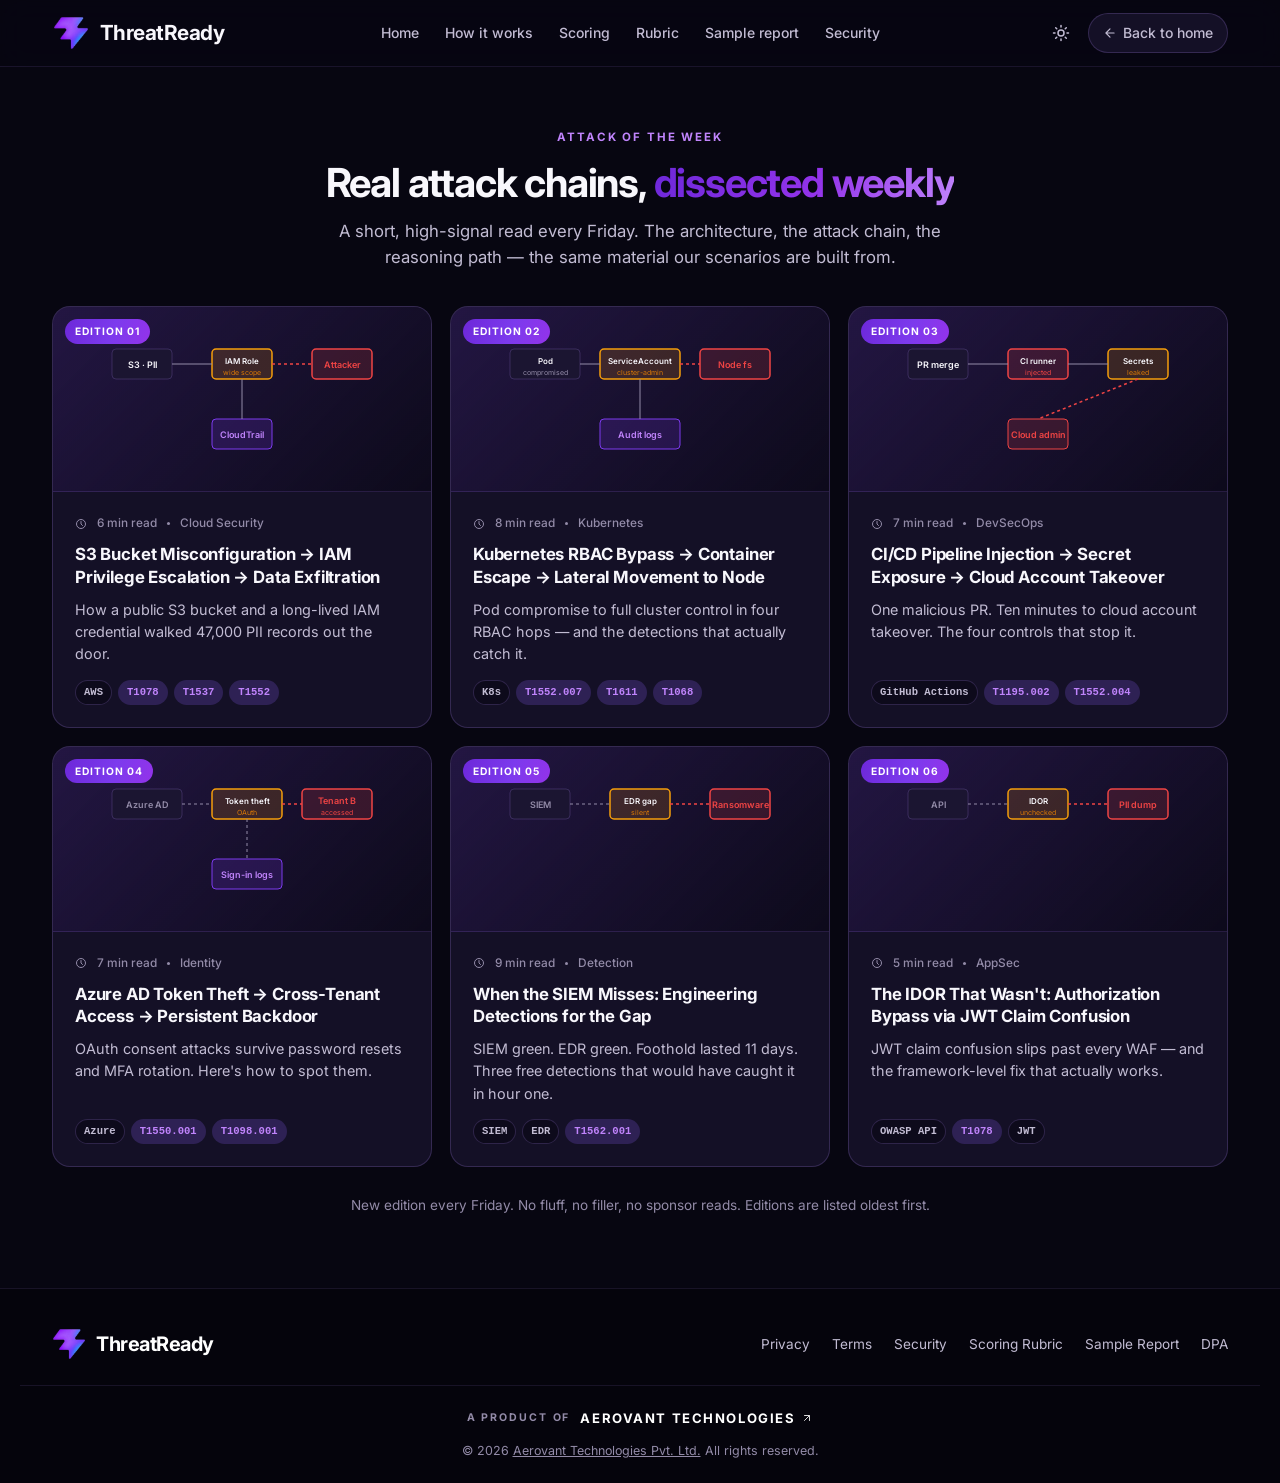
<file: attack-of-the-week.html>
<!DOCTYPE html>
<html lang="en">
<head>
<meta charset="UTF-8">
<meta name="viewport" content="width=device-width,initial-scale=1.0">
<meta name="description" content="ThreatReady security practices — infrastructure, encryption, access controls, and responsible disclosure program.">
<meta name="robots" content="index, follow">
<title>Attack of the Week · ThreatReady</title>
<meta name="description" content="Real attack chains, dissected weekly — S3 misconfiguration to exfiltration, Kubernetes RBAC bypass, CI/CD pipeline injection, Azure AD token theft, SIEM detection gaps and JWT claim confusion.">
<link rel="icon" type="image/x-icon" href="favicon.ico">
<link rel="icon" type="image/png" sizes="32x32" href="favicon-32.png">
<link rel="icon" type="image/png" sizes="16x16" href="favicon-16.png">
<script>
(function(){try{var s=localStorage.getItem('tr-theme')||localStorage.getItem('theme');var t=(s==='light'||s==='dark')?s:'dark';document.documentElement.setAttribute('data-theme',t);}catch(e){document.documentElement.setAttribute('data-theme','dark');}})();
</script>
<link rel="preconnect" href="https://fonts.googleapis.com">
<link rel="preconnect" href="https://fonts.gstatic.com" crossorigin>
<link rel="stylesheet" href="https://fonts.googleapis.com/css2?family=Inter:wght@400;500;600;700;800&display=swap">
<link rel="stylesheet" href="site.css">
<link rel="stylesheet" href="legal.css">
<style>
.bsec{background:var(--bg)}
.bsec-h{text-align:center;max-width:680px;margin:0 auto 36px}
.eyebrow{font-size:.72rem;font-weight:700;letter-spacing:.16em;text-transform:uppercase;color:var(--accent);margin-bottom:14px;display:inline-block}
.sub{font-size:1.05rem;color:var(--text-2);max-width:700px;margin:0 auto;line-height:1.55}
.grad{background:var(--grad-brand);-webkit-background-clip:text;background-clip:text;-webkit-text-fill-color:transparent}
.container{max-width:var(--container);margin:0 auto;padding:0 32px}
/* ---------- Blog ---------- */
.bsec{background:var(--bg)}
.bsec-h{text-align:center;max-width:680px;margin:0 auto 36px}
.bgrid{display:grid;grid-template-columns:repeat(3,1fr);gap:18px;max-width:var(--container);margin:0 auto;padding:0 32px}
.bcard{background:var(--surface);border:1px solid var(--border);border-radius:var(--r-lg);overflow:hidden;transition:border-color .25s ease,transform .25s ease,box-shadow .25s ease;display:flex;flex-direction:column}
.bcard:hover{border-color:rgba(192,132,252,.4);transform:translateY(-3px);box-shadow:var(--shadow-md)}
.bcard-hero{position:relative;background:linear-gradient(135deg,rgba(124,58,237,.14) 0%,var(--bg-subtle) 100%);padding:22px;border-bottom:1px solid var(--border-2);min-height:150px;display:flex;align-items:center;justify-content:center;overflow:hidden}
.bcard-hero svg.diag{width:100%;height:auto;max-width:280px}
.bcard-badge{position:absolute;top:12px;left:12px;padding:4px 10px;border-radius:var(--r-full);font-size:.64rem;font-weight:700;letter-spacing:.1em;text-transform:uppercase;background:var(--grad-btn);color:#fff;z-index:1}
.bcard-body{padding:22px;flex:1;display:flex;flex-direction:column}
.bcard-meta{display:flex;align-items:center;gap:10px;flex-wrap:wrap;margin-bottom:10px;font-size:.74rem;color:var(--text-3);font-weight:500}
.bcard-meta svg{width:12px;height:12px}
.bcard-meta-dot{width:3px;height:3px;background:var(--text-3);border-radius:50%}
.bcard h3{font-size:1.05rem;font-weight:700;color:var(--text);margin-bottom:10px;line-height:1.35;letter-spacing:-.01em}
.bcard p{font-size:.9rem;color:var(--text-2);line-height:1.55;margin-bottom:14px;flex:1}
.bcard-tech{display:flex;flex-wrap:wrap;gap:6px}
.bcard-tech-chip{font-size:.66rem;font-weight:600;font-family:var(--mono);padding:3px 8px;background:var(--bg-subtle);border:1px solid var(--border);border-radius:var(--r-full);color:var(--text-2)}
.bcard-tech-chip.mitre{background:var(--primary-subtle);color:var(--accent);border-color:transparent}
.bmore{text-align:center;margin-top:28px;font-size:.9rem;color:var(--text-3)}
@media (max-width:980px){.bgrid{grid-template-columns:repeat(2,1fr)}}
@media (max-width:640px){.bgrid{grid-template-columns:1fr;padding:0 16px}}


/* diagram colour normalisation (inline SVG attrs → theme) */
.adiag rect[fill="#fff"],.bcard-hero rect[fill="#fff"],.dab rect[fill="#f0f1f4"]{fill:var(--surface-2)}
.adiag rect[stroke="#d4d1d9"],.bcard-hero rect[stroke="#d4d1d9"],.dab rect[stroke="#c4c7ce"]{stroke:var(--border)}
.adiag rect[fill="#f5f3ff"],.bcard-hero rect[fill="#f5f3ff"]{fill:rgba(124,58,237,.18)}
.adiag rect[fill="#fef2f2"],.bcard-hero rect[fill="#fef2f2"]{fill:rgba(239,68,68,.16)}
.adiag rect[fill="#fef3c7"],.bcard-hero rect[fill="#fef3c7"]{fill:rgba(245,158,11,.16)}
.adiag text[fill="#0f0a1a"],.bcard-hero text[fill="#0f0a1a"],.dab text[fill="#1c1e24"]{fill:var(--text)}
.adiag text[fill="#737383"],.bcard-hero text[fill="#737383"],.dab text[fill="#5a5d66"]{fill:var(--text-3)}
.adiag text[fill="#7c3aed"],.bcard-hero text[fill="#7c3aed"],.dab text[fill="#7c3aed"]{fill:var(--accent)}
.adiag path[stroke="#737383"],.bcard-hero path[stroke="#737383"],.dab path[stroke="#5a5d66"],.dab path[stroke="#737383"]{stroke:var(--text-3)}
.adiag text,.bcard-hero text,.dab text{font-family:var(--font)}


.bcard .diag text{font-family:var(--font)}
.bnote{text-align:center;font-size:.85rem;color:var(--text-3);margin:28px auto 0;max-width:620px;line-height:1.55}
</style>
</head>
<body>

<nav class="lnav">
<div class="lnav-c">
<a href="index.html" class="logo">
<span class="logo-i" role="img" aria-label="ThreatReady logo"></span>
<span class="logo-t">ThreatReady</span>
</a>
<ul class="lnav-links" aria-label="Pages">
<li><a href="index.html">Home</a></li>
<li><a href="how-it-works.html">How it works</a></li>
<li><a href="transparent-scoring.html">Scoring</a></li>
<li><a href="rubric.html">Rubric</a></li>
<li><a href="sample-report.html">Sample report</a></li>
<li><a href="security.html">Security</a></li>
</ul>
<div class="lnav-r">
<button class="theme-tog" id="themeTog" aria-label="Toggle dark mode" title="Toggle dark mode">
<svg class="sun-i" viewBox="0 0 24 24" fill="none"><circle cx="12" cy="12" r="4" stroke="currentColor" stroke-width="2"/><path d="M12 2v2M12 20v2M4.93 4.93l1.41 1.41M17.66 17.66l1.41 1.41M2 12h2M20 12h2M4.93 19.07l1.41-1.41M17.66 6.34l1.41-1.41" stroke="currentColor" stroke-width="2" stroke-linecap="round"/></svg>
<svg class="moon-i" viewBox="0 0 24 24" fill="none"><path d="M21 12.79A9 9 0 1 1 11.21 3A7 7 0 0 0 21 12.79z" stroke="currentColor" stroke-width="2" stroke-linecap="round" stroke-linejoin="round"/></svg>
</button>
<a href="index.html" class="back"><svg viewBox="0 0 24 24" fill="none"><path d="M19 12H5M12 19l-7-7 7-7" stroke="currentColor" stroke-width="2" stroke-linecap="round" stroke-linejoin="round"/></svg><span>Back to home</span></a>
</div>
</div>
</nav>

<main class="bsec" style="padding:56px 0 72px">
<div class="container">
<div class="bsec-h">
<span class="eyebrow">Attack of the Week</span>
<h1 style="font-size:clamp(1.8rem,3.4vw,2.5rem);margin-bottom:12px">Real attack chains, <span class="grad">dissected weekly</span></h1>
<p class="sub">A short, high-signal read every Friday. The architecture, the attack chain, the reasoning path — the same material our scenarios are built from.</p>
</div>
</div>
<div class="bgrid">

<article class="bcard" data-edition="0">
<div class="bcard-hero">
<span class="bcard-badge">Edition 01</span>
<svg class="diag" viewBox="0 0 280 140" xmlns="http://www.w3.org/2000/svg">
<rect x="10" y="20" width="60" height="30" rx="4" fill="#fff" stroke="#d4d1d9"/>
<text x="40" y="39" text-anchor="middle" font-family="Inter" font-size="9" font-weight="600" fill="#0f0a1a">S3 · PII</text>
<rect x="110" y="20" width="60" height="30" rx="4" fill="#fef3c7" stroke="#f59e0b" stroke-width="1.5"/>
<text x="140" y="35" text-anchor="middle" font-family="Inter" font-size="8" font-weight="600" fill="#0f0a1a">IAM Role</text>
<text x="140" y="46" text-anchor="middle" font-family="Inter" font-size="7" fill="#d97706">wide scope</text>
<rect x="210" y="20" width="60" height="30" rx="4" fill="#fef2f2" stroke="#ef4444" stroke-width="1.5"/>
<text x="240" y="39" text-anchor="middle" font-family="Inter" font-size="9" font-weight="600" fill="#ef4444">Attacker</text>
<rect x="110" y="90" width="60" height="30" rx="4" fill="#f5f3ff" stroke="#7c3aed"/>
<text x="140" y="109" text-anchor="middle" font-family="Inter" font-size="9" font-weight="600" fill="#7c3aed">CloudTrail</text>
<path d="M70 35 L110 35" stroke="#737383" stroke-width="1"/>
<path d="M170 35 L210 35" stroke="#ef4444" stroke-width="1.5" stroke-dasharray="3,3"/>
<path d="M140 50 L140 90" stroke="#737383" stroke-width="1"/>
</svg>
</div>
<div class="bcard-body">
<div class="bcard-meta">
<svg viewBox="0 0 24 24" fill="none"><circle cx="12" cy="12" r="9" stroke="currentColor" stroke-width="2"/><path d="M12 7v5l3 3" stroke="currentColor" stroke-width="2" stroke-linecap="round"/></svg>
<span>6 min read</span>
<span class="bcard-meta-dot"></span>
<span>Cloud Security</span>
</div>
<h3>S3 Bucket Misconfiguration &rarr; IAM Privilege Escalation &rarr; Data Exfiltration</h3>
<p>How a public S3 bucket and a long-lived IAM credential walked 47,000 PII records out the door.</p>
<div class="bcard-tech">
<span class="bcard-tech-chip">AWS</span>
<span class="bcard-tech-chip mitre">T1078</span>
<span class="bcard-tech-chip mitre">T1537</span>
<span class="bcard-tech-chip mitre">T1552</span>
</div>
</div>
</article>

<article class="bcard" data-edition="1">
<div class="bcard-hero">
<span class="bcard-badge">Edition 02</span>
<svg class="diag" viewBox="0 0 280 140" xmlns="http://www.w3.org/2000/svg">
<rect x="10" y="20" width="70" height="30" rx="4" fill="#fff" stroke="#d4d1d9"/>
<text x="45" y="35" text-anchor="middle" font-family="Inter" font-size="8" font-weight="600" fill="#0f0a1a">Pod</text>
<text x="45" y="46" text-anchor="middle" font-family="Inter" font-size="7" fill="#737383">compromised</text>
<rect x="100" y="20" width="80" height="30" rx="4" fill="#fef3c7" stroke="#f59e0b" stroke-width="1.5"/>
<text x="140" y="35" text-anchor="middle" font-family="Inter" font-size="8" font-weight="600" fill="#0f0a1a">ServiceAccount</text>
<text x="140" y="46" text-anchor="middle" font-family="Inter" font-size="7" fill="#d97706">cluster-admin</text>
<rect x="200" y="20" width="70" height="30" rx="4" fill="#fef2f2" stroke="#ef4444" stroke-width="1.5"/>
<text x="235" y="39" text-anchor="middle" font-family="Inter" font-size="9" font-weight="600" fill="#ef4444">Node fs</text>
<rect x="100" y="90" width="80" height="30" rx="4" fill="#f5f3ff" stroke="#7c3aed"/>
<text x="140" y="109" text-anchor="middle" font-family="Inter" font-size="9" font-weight="600" fill="#7c3aed">Audit logs</text>
<path d="M80 35 L100 35" stroke="#737383" stroke-width="1"/>
<path d="M180 35 L200 35" stroke="#ef4444" stroke-width="1.5" stroke-dasharray="3,3"/>
<path d="M140 50 L140 90" stroke="#737383" stroke-width="1"/>
</svg>
</div>
<div class="bcard-body">
<div class="bcard-meta">
<svg viewBox="0 0 24 24" fill="none"><circle cx="12" cy="12" r="9" stroke="currentColor" stroke-width="2"/><path d="M12 7v5l3 3" stroke="currentColor" stroke-width="2" stroke-linecap="round"/></svg>
<span>8 min read</span>
<span class="bcard-meta-dot"></span>
<span>Kubernetes</span>
</div>
<h3>Kubernetes RBAC Bypass &rarr; Container Escape &rarr; Lateral Movement to Node</h3>
<p>Pod compromise to full cluster control in four RBAC hops — and the detections that actually catch it.</p>
<div class="bcard-tech">
<span class="bcard-tech-chip">K8s</span>
<span class="bcard-tech-chip mitre">T1552.007</span>
<span class="bcard-tech-chip mitre">T1611</span>
<span class="bcard-tech-chip mitre">T1068</span>
</div>
</div>
</article>

<article class="bcard" data-edition="2">
<div class="bcard-hero">
<span class="bcard-badge">Edition 03</span>
<svg class="diag" viewBox="0 0 280 140" xmlns="http://www.w3.org/2000/svg">
<rect x="10" y="20" width="60" height="30" rx="4" fill="#fff" stroke="#d4d1d9"/>
<text x="40" y="39" text-anchor="middle" font-family="Inter" font-size="9" font-weight="600" fill="#0f0a1a">PR merge</text>
<rect x="110" y="20" width="60" height="30" rx="4" fill="#fef2f2" stroke="#ef4444" stroke-width="1.5"/>
<text x="140" y="35" text-anchor="middle" font-family="Inter" font-size="8" font-weight="600" fill="#0f0a1a">CI runner</text>
<text x="140" y="46" text-anchor="middle" font-family="Inter" font-size="7" fill="#ef4444">injected</text>
<rect x="210" y="20" width="60" height="30" rx="4" fill="#fef3c7" stroke="#f59e0b" stroke-width="1.5"/>
<text x="240" y="35" text-anchor="middle" font-family="Inter" font-size="8" font-weight="600" fill="#0f0a1a">Secrets</text>
<text x="240" y="46" text-anchor="middle" font-family="Inter" font-size="7" fill="#d97706">leaked</text>
<rect x="110" y="90" width="60" height="30" rx="4" fill="#fef2f2" stroke="#ef4444"/>
<text x="140" y="109" text-anchor="middle" font-family="Inter" font-size="9" font-weight="600" fill="#ef4444">Cloud admin</text>
<path d="M70 35 L110 35" stroke="#737383" stroke-width="1"/>
<path d="M170 35 L210 35" stroke="#737383" stroke-width="1"/>
<path d="M240 50 L140 90" stroke="#ef4444" stroke-width="1.5" stroke-dasharray="3,3"/>
</svg>
</div>
<div class="bcard-body">
<div class="bcard-meta">
<svg viewBox="0 0 24 24" fill="none"><circle cx="12" cy="12" r="9" stroke="currentColor" stroke-width="2"/><path d="M12 7v5l3 3" stroke="currentColor" stroke-width="2" stroke-linecap="round"/></svg>
<span>7 min read</span>
<span class="bcard-meta-dot"></span>
<span>DevSecOps</span>
</div>
<h3>CI/CD Pipeline Injection &rarr; Secret Exposure &rarr; Cloud Account Takeover</h3>
<p>One malicious PR. Ten minutes to cloud account takeover. The four controls that stop it.</p>
<div class="bcard-tech">
<span class="bcard-tech-chip">GitHub Actions</span>
<span class="bcard-tech-chip mitre">T1195.002</span>
<span class="bcard-tech-chip mitre">T1552.004</span>
</div>
</div>
</article>

<article class="bcard" data-edition="3">
<div class="bcard-hero">
<span class="bcard-badge">Edition 04</span>
<svg class="diag" viewBox="0 0 280 140" xmlns="http://www.w3.org/2000/svg">
<rect x="10" y="20" width="70" height="30" rx="4" fill="#fff" stroke="#d4d1d9"/>
<text x="45" y="39" text-anchor="middle" font-family="Inter" font-size="9" font-weight="600" fill="#737383">Azure AD</text>
<rect x="110" y="20" width="70" height="30" rx="4" fill="#fef3c7" stroke="#f59e0b" stroke-width="1.5"/>
<text x="145" y="35" text-anchor="middle" font-family="Inter" font-size="8" font-weight="600" fill="#0f0a1a">Token theft</text>
<text x="145" y="46" text-anchor="middle" font-family="Inter" font-size="7" fill="#d97706">OAuth</text>
<rect x="200" y="20" width="70" height="30" rx="4" fill="#fef2f2" stroke="#ef4444" stroke-width="1.5"/>
<text x="235" y="35" text-anchor="middle" font-family="Inter" font-size="9" font-weight="600" fill="#ef4444">Tenant B</text>
<text x="235" y="46" text-anchor="middle" font-family="Inter" font-size="7" fill="#ef4444">accessed</text>
<rect x="110" y="90" width="70" height="30" rx="4" fill="#f5f3ff" stroke="#7c3aed"/>
<text x="145" y="109" text-anchor="middle" font-family="Inter" font-size="9" font-weight="600" fill="#7c3aed">Sign-in logs</text>
<path d="M80 35 L110 35" stroke="#737383" stroke-width="1" stroke-dasharray="3,3"/>
<path d="M180 35 L200 35" stroke="#ef4444" stroke-width="1.5" stroke-dasharray="3,3"/>
<path d="M145 50 L145 90" stroke="#737383" stroke-width="1" stroke-dasharray="3,3"/>
</svg>
</div>
<div class="bcard-body">
<div class="bcard-meta">
<svg viewBox="0 0 24 24" fill="none"><circle cx="12" cy="12" r="9" stroke="currentColor" stroke-width="2"/><path d="M12 7v5l3 3" stroke="currentColor" stroke-width="2" stroke-linecap="round"/></svg>
<span>7 min read</span>
<span class="bcard-meta-dot"></span>
<span>Identity</span>
</div>
<h3>Azure AD Token Theft &rarr; Cross-Tenant Access &rarr; Persistent Backdoor</h3>
<p>OAuth consent attacks survive password resets and MFA rotation. Here's how to spot them.</p>
<div class="bcard-tech">
<span class="bcard-tech-chip">Azure</span>
<span class="bcard-tech-chip mitre">T1550.001</span>
<span class="bcard-tech-chip mitre">T1098.001</span>
</div>
</div>
</article>

<article class="bcard" data-edition="4">
<div class="bcard-hero">
<span class="bcard-badge">Edition 05</span>
<svg class="diag" viewBox="0 0 280 140" xmlns="http://www.w3.org/2000/svg">
<rect x="10" y="20" width="60" height="30" rx="4" fill="#fff" stroke="#d4d1d9"/>
<text x="40" y="39" text-anchor="middle" font-family="Inter" font-size="9" font-weight="600" fill="#737383">SIEM</text>
<rect x="110" y="20" width="60" height="30" rx="4" fill="#fef3c7" stroke="#f59e0b" stroke-width="1.5"/>
<text x="140" y="35" text-anchor="middle" font-family="Inter" font-size="8" font-weight="600" fill="#0f0a1a">EDR gap</text>
<text x="140" y="46" text-anchor="middle" font-family="Inter" font-size="7" fill="#d97706">silent</text>
<rect x="210" y="20" width="60" height="30" rx="4" fill="#fef2f2" stroke="#ef4444" stroke-width="1.5"/>
<text x="240" y="39" text-anchor="middle" font-family="Inter" font-size="9" font-weight="600" fill="#ef4444">Ransomware</text>
<path d="M70 35 L110 35" stroke="#737383" stroke-width="1" stroke-dasharray="3,3"/>
<path d="M170 35 L210 35" stroke="#ef4444" stroke-width="1.5" stroke-dasharray="3,3"/>
</svg>
</div>
<div class="bcard-body">
<div class="bcard-meta">
<svg viewBox="0 0 24 24" fill="none"><circle cx="12" cy="12" r="9" stroke="currentColor" stroke-width="2"/><path d="M12 7v5l3 3" stroke="currentColor" stroke-width="2" stroke-linecap="round"/></svg>
<span>9 min read</span>
<span class="bcard-meta-dot"></span>
<span>Detection</span>
</div>
<h3>When the SIEM Misses: Engineering Detections for the Gap</h3>
<p>SIEM green. EDR green. Foothold lasted 11 days. Three free detections that would have caught it in hour one.</p>
<div class="bcard-tech">
<span class="bcard-tech-chip">SIEM</span>
<span class="bcard-tech-chip">EDR</span>
<span class="bcard-tech-chip mitre">T1562.001</span>
</div>
</div>
</article>

<article class="bcard" data-edition="5">
<div class="bcard-hero">
<span class="bcard-badge">Edition 06</span>
<svg class="diag" viewBox="0 0 280 140" xmlns="http://www.w3.org/2000/svg">
<rect x="10" y="20" width="60" height="30" rx="4" fill="#fff" stroke="#d4d1d9"/>
<text x="40" y="39" text-anchor="middle" font-family="Inter" font-size="9" font-weight="600" fill="#737383">API</text>
<rect x="110" y="20" width="60" height="30" rx="4" fill="#fef3c7" stroke="#f59e0b" stroke-width="1.5"/>
<text x="140" y="35" text-anchor="middle" font-family="Inter" font-size="8" font-weight="600" fill="#0f0a1a">IDOR</text>
<text x="140" y="46" text-anchor="middle" font-family="Inter" font-size="7" fill="#d97706">unchecked</text>
<rect x="210" y="20" width="60" height="30" rx="4" fill="#fef2f2" stroke="#ef4444" stroke-width="1.5"/>
<text x="240" y="39" text-anchor="middle" font-family="Inter" font-size="9" font-weight="600" fill="#ef4444">PII dump</text>
<path d="M70 35 L110 35" stroke="#737383" stroke-width="1" stroke-dasharray="3,3"/>
<path d="M170 35 L210 35" stroke="#ef4444" stroke-width="1.5" stroke-dasharray="3,3"/>
</svg>
</div>
<div class="bcard-body">
<div class="bcard-meta">
<svg viewBox="0 0 24 24" fill="none"><circle cx="12" cy="12" r="9" stroke="currentColor" stroke-width="2"/><path d="M12 7v5l3 3" stroke="currentColor" stroke-width="2" stroke-linecap="round"/></svg>
<span>5 min read</span>
<span class="bcard-meta-dot"></span>
<span>AppSec</span>
</div>
<h3>The IDOR That Wasn't: Authorization Bypass via JWT Claim Confusion</h3>
<p>JWT claim confusion slips past every WAF — and the framework-level fix that actually works.</p>
<div class="bcard-tech">
<span class="bcard-tech-chip">OWASP API</span>
<span class="bcard-tech-chip mitre">T1078</span>
<span class="bcard-tech-chip">JWT</span>
</div>
</div>
</article>

</div>


<p class="bnote">New edition every Friday. No fluff, no filler, no sponsor reads. Editions are listed oldest first.</p>
</main>

<footer class="lft">
<div class="lft-c">
<a href="index.html" class="logo">
<span class="logo-i" role="img" aria-label="ThreatReady logo"></span>
<span class="logo-t">ThreatReady</span>
</a>
<ul class="lft-l">
<li><a href="privacy.html" target="_blank" rel="noopener noreferrer">Privacy</a></li>
<li><a href="terms.html" target="_blank" rel="noopener noreferrer">Terms</a></li>
<li><a href="security.html" target="_blank" rel="noopener noreferrer">Security</a></li>
<li><a href="rubric.html" target="_blank" rel="noopener noreferrer">Scoring Rubric</a></li>
<li><a href="sample-report.html" target="_blank" rel="noopener noreferrer">Sample Report</a></li>
<li><a href="dpa.html" target="_blank" rel="noopener noreferrer">DPA</a></li>
</ul>
</div>
<div class="aprod"><span>A PRODUCT OF</span><a href="https://aerovanttech.com/" target="_blank" rel="noopener">AEROVANT TECHNOLOGIES<svg viewBox="0 0 24 24" fill="none"><path d="M7 17L17 7M7 7h10v10" stroke="currentColor" stroke-width="2" stroke-linecap="round"/></svg></a></div><div class="lft-bot">&copy; 2026 <a href="https://aerovanttech.com/" target="_blank" rel="noopener" style="color:inherit;text-decoration:underline">Aerovant Technologies Pvt. Ltd.</a> All rights reserved.</div>
</footer>


<script>
(function(){var t=document.getElementById('themeTog');if(!t)return;t.addEventListener('click',function(){var c=document.documentElement.getAttribute('data-theme')||'dark';var n=c==='dark'?'light':'dark';document.documentElement.setAttribute('data-theme',n);try{localStorage.setItem('tr-theme',n);}catch(e){}});})();
</script>

<script>
/* Smart back link — remember where the visitor came from.
   Priority:  ?from=<id>  >  referrer hash  >  plain index.html  */
(function(){
  var back = document.querySelector('a.back');
  if(!back) return;
  var target = 'index.html';
  var label = 'Back to home';
  try{
    var params = new URLSearchParams(location.search);
    var from = params.get('from');
    if(from && /^[a-z0-9_-]+$/i.test(from)){
      target = 'index.html#' + from;
      label = 'Back to site';
    } else if(document.referrer){
      var r = new URL(document.referrer, location.href);
      if(r.origin === location.origin && (r.pathname.endsWith('/index.html') || r.pathname === '/' || r.pathname === '')){
        if(r.hash){
          target = 'index.html' + r.hash;
          label = 'Back to site';
        }
      }
    }
  }catch(e){}
  // only update href (keep the arrow SVG + text intact)
  back.setAttribute('href', target);
  // update the trailing text node after the SVG
  var tn = null;
  back.childNodes.forEach(function(n){ if(n.nodeType === 3 && n.nodeValue.trim()) tn = n; });
  if(tn) tn.nodeValue = label;
})();
</script>
<script src="back-to-top.js" defer></script>
</body>
</html>
</file>
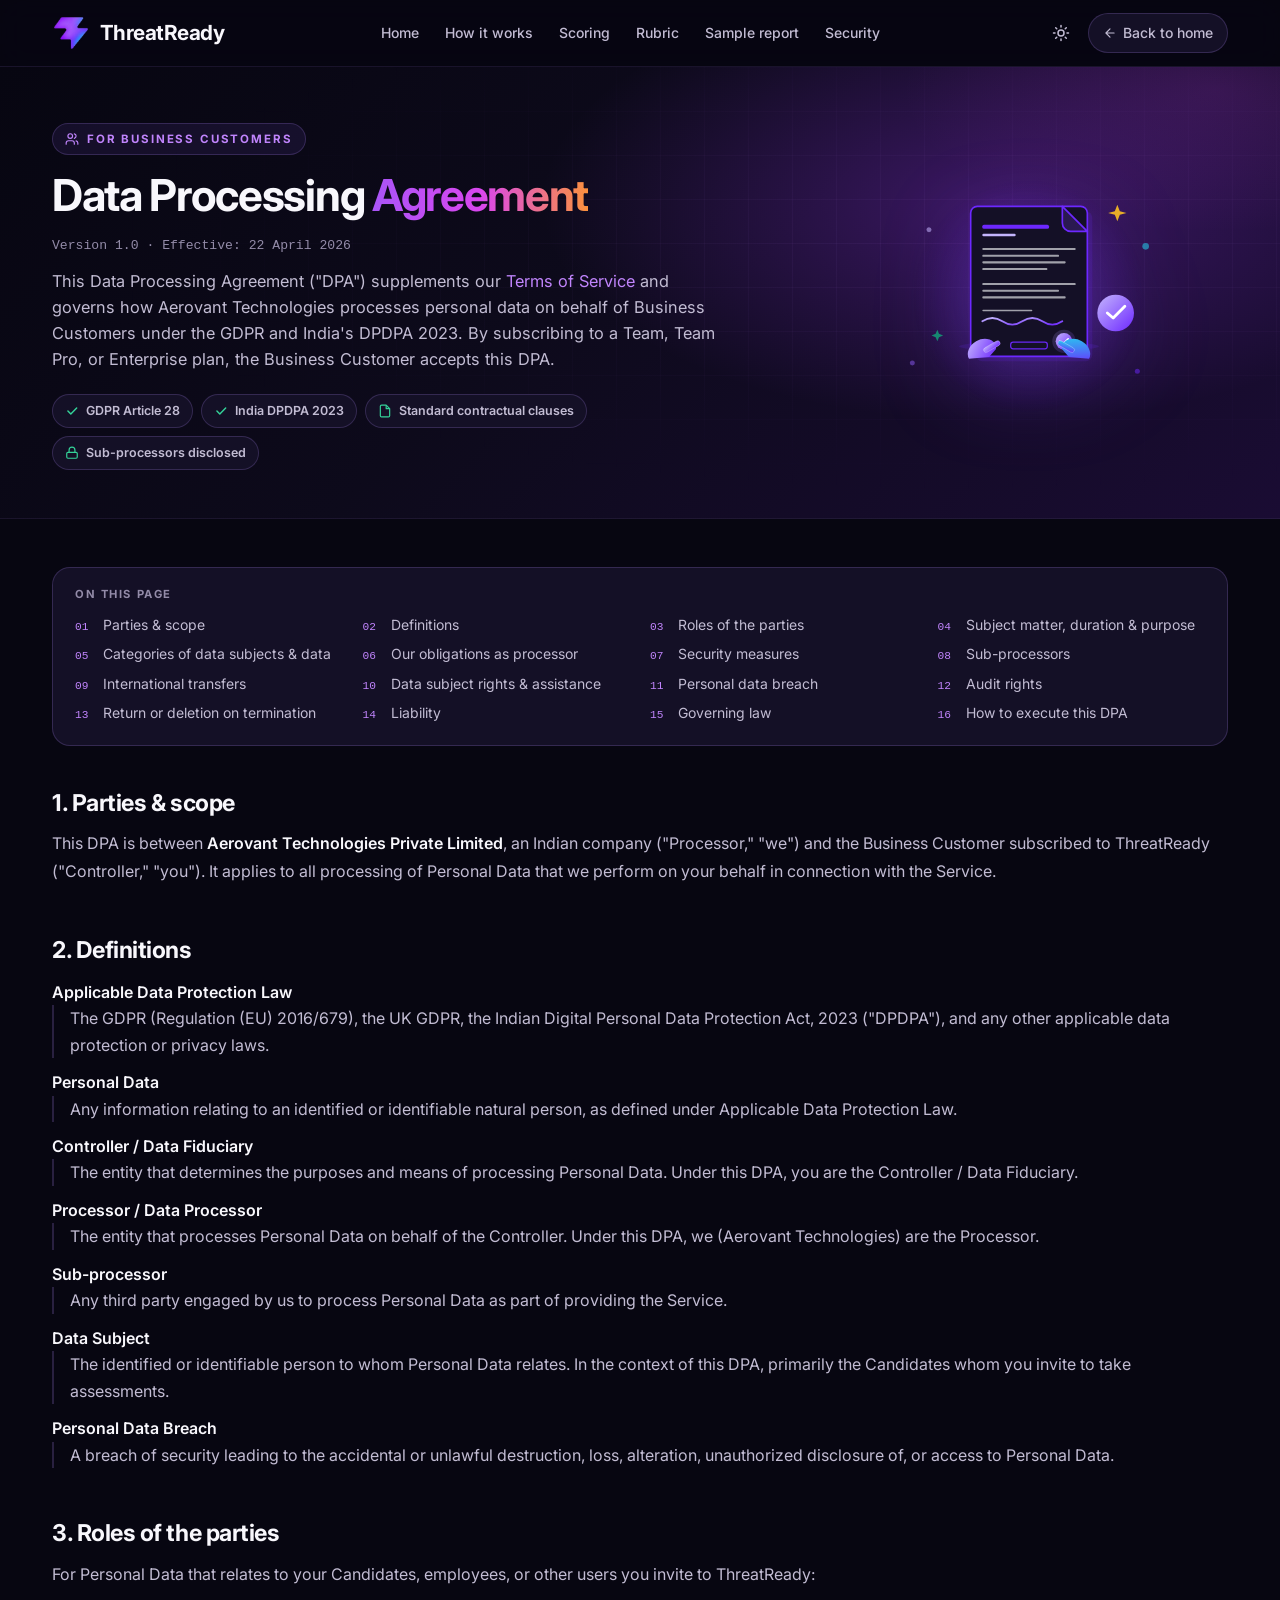
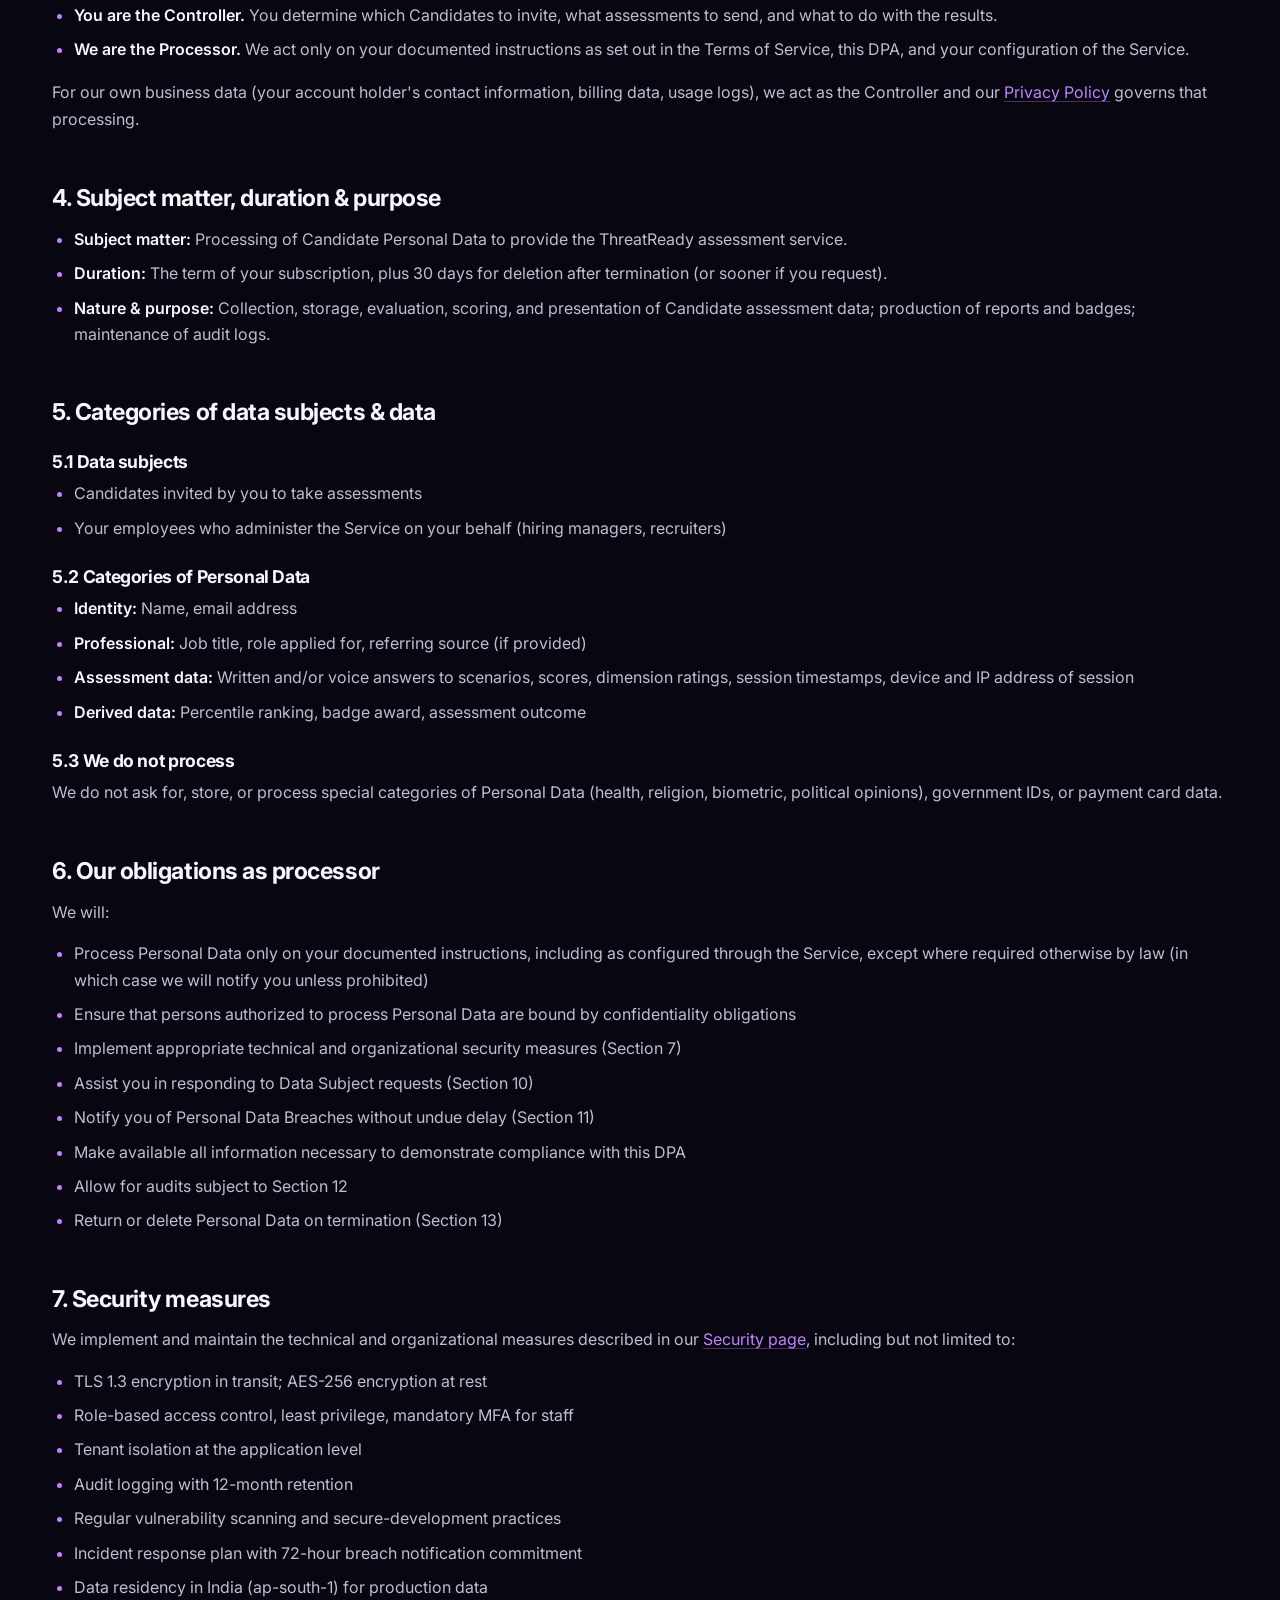
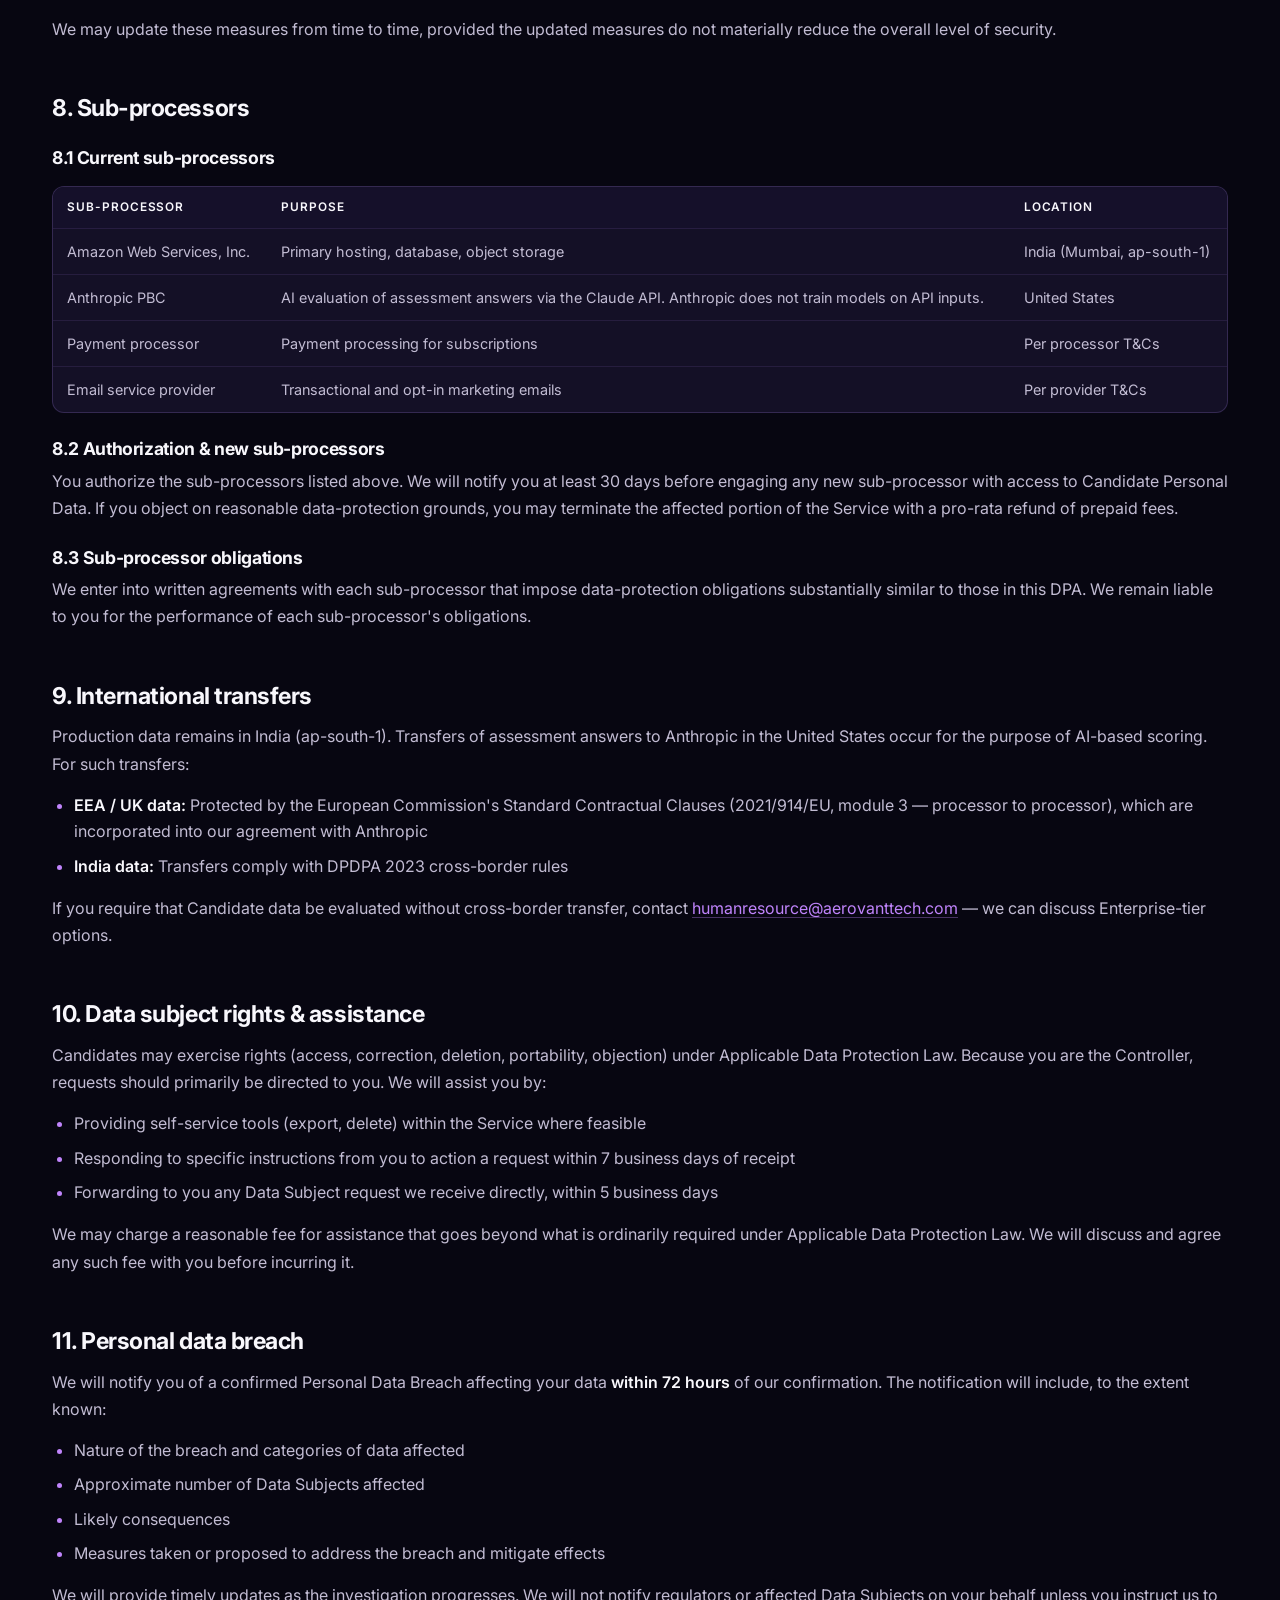
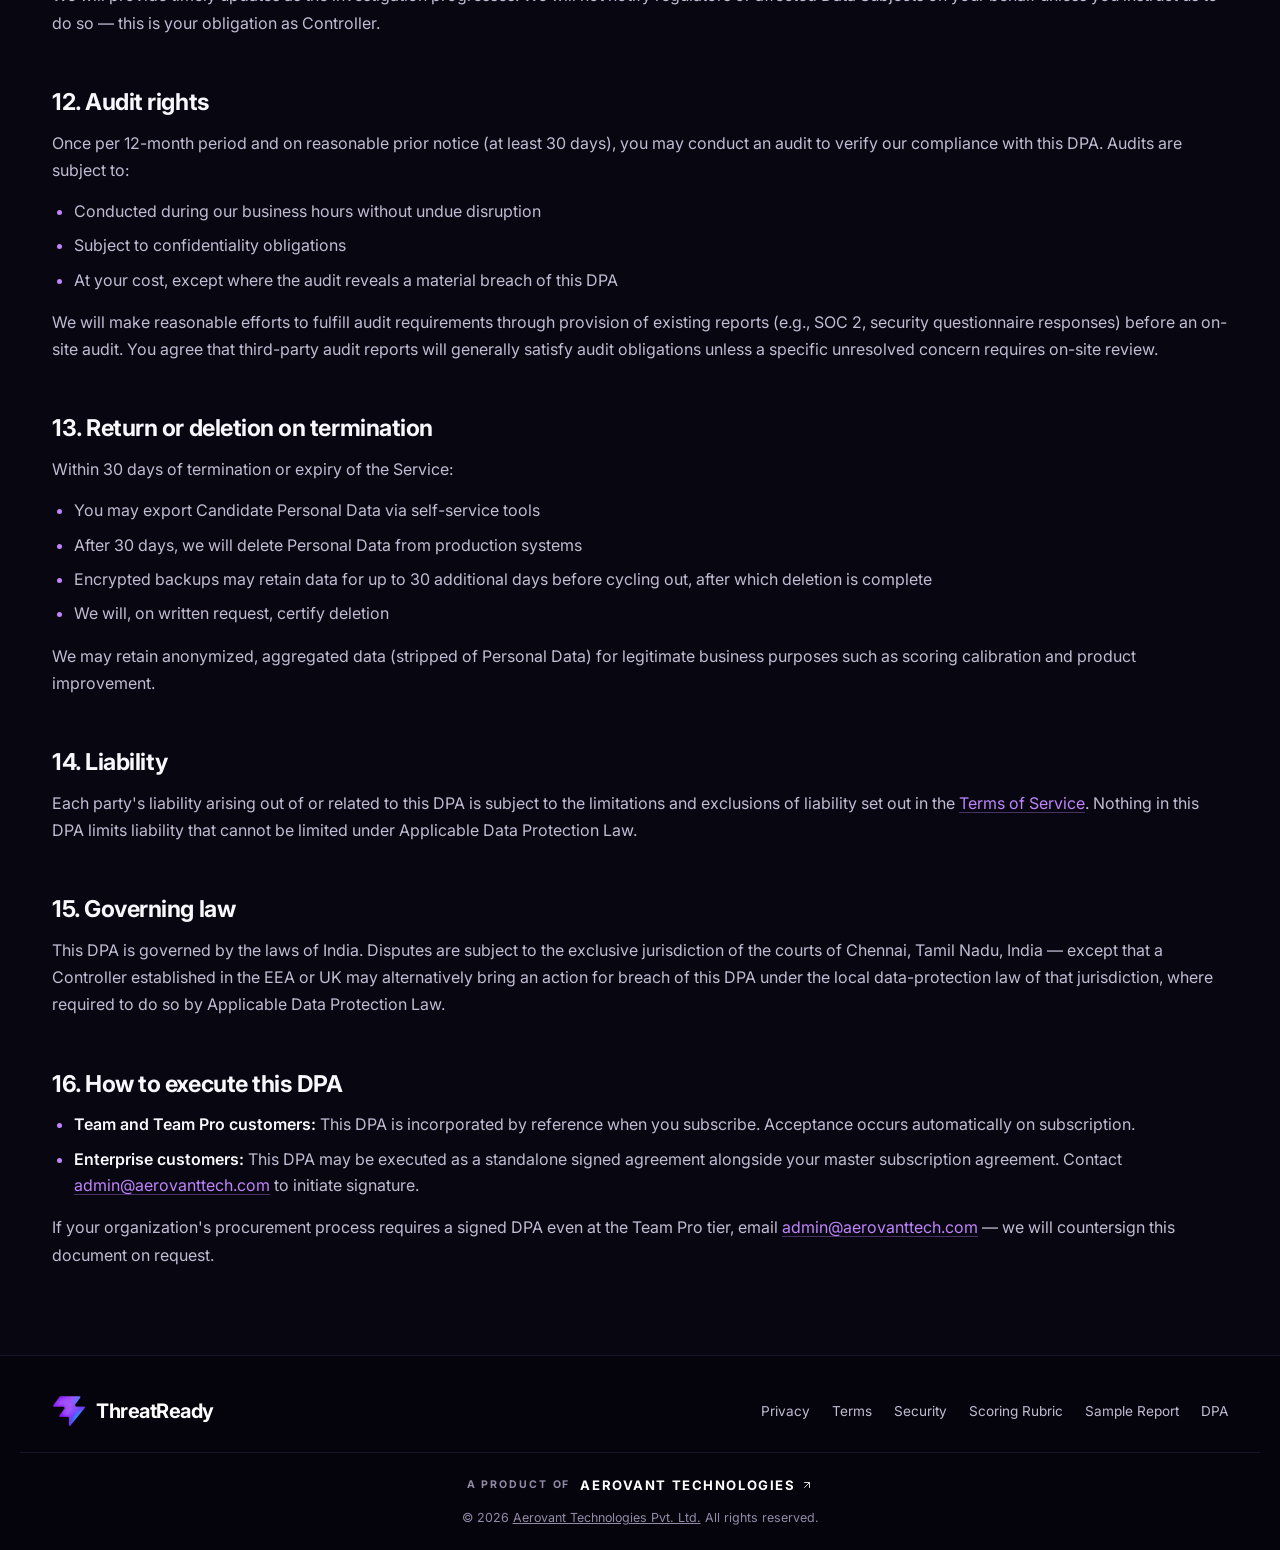
<file: dpa.html>
<!DOCTYPE html>
<html lang="en">
<head>
<meta charset="UTF-8">
<meta name="viewport" content="width=device-width,initial-scale=1.0">
<meta name="description" content="ThreatReady Data Processing Agreement — governs the processing of candidate personal data for B2B customers under GDPR and DPDPA 2023.">
<meta name="robots" content="index, follow">
<title>Data Processing Agreement — ThreatReady</title>
<link rel="icon" type="image/x-icon" href="favicon.ico">
<link rel="icon" type="image/png" sizes="32x32" href="favicon-32.png">
<link rel="icon" type="image/png" sizes="16x16" href="favicon-16.png">
<script>
(function(){try{var s=localStorage.getItem('tr-theme')||localStorage.getItem('theme');var t=(s==='light'||s==='dark')?s:'dark';document.documentElement.setAttribute('data-theme',t);}catch(e){document.documentElement.setAttribute('data-theme','dark');}})();
</script>
<link rel="preconnect" href="https://fonts.googleapis.com">
<link rel="preconnect" href="https://fonts.gstatic.com" crossorigin>
<link rel="stylesheet" href="https://fonts.googleapis.com/css2?family=Inter:wght@400;500;600;700;800&display=swap">
<link rel="stylesheet" href="site.css">
<link rel="stylesheet" href="legal.css">
</head>
<body>

<nav class="lnav">
<div class="lnav-c">
<a href="index.html" class="logo">
<span class="logo-i" role="img" aria-label="ThreatReady logo"></span>
<span class="logo-t">ThreatReady</span>
</a>
<ul class="lnav-links" aria-label="Pages">
<li><a href="index.html">Home</a></li>
<li><a href="how-it-works.html">How it works</a></li>
<li><a href="transparent-scoring.html">Scoring</a></li>
<li><a href="rubric.html">Rubric</a></li>
<li><a href="sample-report.html">Sample report</a></li>
<li><a href="security.html">Security</a></li>
</ul>
<div class="lnav-r">
<button class="theme-tog" id="themeTog" aria-label="Toggle dark mode" title="Toggle dark mode">
<svg class="sun-i" viewBox="0 0 24 24" fill="none"><circle cx="12" cy="12" r="4" stroke="currentColor" stroke-width="2"/><path d="M12 2v2M12 20v2M4.93 4.93l1.41 1.41M17.66 17.66l1.41 1.41M2 12h2M20 12h2M4.93 19.07l1.41-1.41M17.66 6.34l1.41-1.41" stroke="currentColor" stroke-width="2" stroke-linecap="round"/></svg>
<svg class="moon-i" viewBox="0 0 24 24" fill="none"><path d="M21 12.79A9 9 0 1 1 11.21 3A7 7 0 0 0 21 12.79z" stroke="currentColor" stroke-width="2" stroke-linecap="round" stroke-linejoin="round"/></svg>
</button>
<a href="index.html" class="back"><svg viewBox="0 0 24 24" fill="none"><path d="M19 12H5M12 19l-7-7 7-7" stroke="currentColor" stroke-width="2" stroke-linecap="round" stroke-linejoin="round"/></svg><span>Back to home</span></a>
</div>
</div>
</nav>

<header class="lhero">
<div class="lhero-c">
<div class="lhero-l">
<span class="lhero-eyebrow">
<svg viewBox="0 0 24 24" fill="none"><path d="M16 21v-2a4 4 0 00-4-4H6a4 4 0 00-4 4v2" stroke="currentColor" stroke-width="2" stroke-linecap="round"/><circle cx="9" cy="7" r="4" stroke="currentColor" stroke-width="2"/><path d="M22 21v-2a4 4 0 00-3-3.87M16 3.13a4 4 0 010 7.75" stroke="currentColor" stroke-width="2" stroke-linecap="round"/></svg>
For business customers
</span>
<h1>Data Processing <span class="accent">Agreement</span></h1>
<p class="meta">Version 1.0 · Effective: 22 April 2026</p>
<p class="intro">This Data Processing Agreement ("DPA") supplements our <a href="terms.html">Terms of Service</a> and governs how Aerovant Technologies processes personal data on behalf of Business Customers under the GDPR and India's DPDPA 2023. By subscribing to a Team, Team Pro, or Enterprise plan, the Business Customer accepts this DPA.</p>
<div class="lhero-badges">
<span class="lhero-badge"><svg viewBox="0 0 24 24" fill="none"><path d="M5 12l5 5L20 7" stroke="currentColor" stroke-width="2.5" stroke-linecap="round" stroke-linejoin="round"/></svg>GDPR Article 28</span>
<span class="lhero-badge"><svg viewBox="0 0 24 24" fill="none"><path d="M5 12l5 5L20 7" stroke="currentColor" stroke-width="2.5" stroke-linecap="round" stroke-linejoin="round"/></svg>India DPDPA 2023</span>
<span class="lhero-badge"><svg viewBox="0 0 24 24" fill="none"><path d="M14 2H6a2 2 0 00-2 2v16a2 2 0 002 2h12a2 2 0 002-2V8z" stroke="currentColor" stroke-width="2" stroke-linejoin="round"/><path d="M14 2v6h6" stroke="currentColor" stroke-width="2" stroke-linejoin="round"/></svg>Standard contractual clauses</span>
<span class="lhero-badge"><svg viewBox="0 0 24 24" fill="none"><rect x="3" y="11" width="18" height="10" rx="2" stroke="currentColor" stroke-width="2"/><path d="M7 11V7a5 5 0 0110 0v4" stroke="currentColor" stroke-width="2"/></svg>Sub-processors disclosed</span>
</div>
</div>
<div class="lhero-r">
<svg class="lhero-art" viewBox="0 0 360 320" xmlns="http://www.w3.org/2000/svg" aria-hidden="true">
<defs>
<linearGradient id="dpaP" x1="0%" y1="0%" x2="100%" y2="100%">
<stop offset="0%" stop-color="#C4B5FD"/>
<stop offset="100%" stop-color="#6D28FF"/>
</linearGradient>
<linearGradient id="dpaO" x1="0%" y1="0%" x2="100%" y2="100%">
<stop offset="0%" stop-color="#22d3ee"/>
<stop offset="100%" stop-color="#6D28FF"/>
</linearGradient>
<radialGradient id="dpaGlow" cx="50%" cy="50%" r="50%">
<stop offset="0%" stop-color="#8B5CF6" stop-opacity=".2"/>
<stop offset="100%" stop-color="#6D28FF" stop-opacity="0"/>
</radialGradient>
</defs>
<circle cx="180" cy="160" r="140" fill="url(#dpaGlow)"/>
<circle cx="60" cy="80" r="3" fill="#C4B5FD" opacity=".55"/>
<circle cx="320" cy="100" r="4" fill="#22d3ee" opacity=".55"/>
<circle cx="40" cy="240" r="3" fill="#8B5CF6" opacity=".5"/>
<circle cx="310" cy="250" r="3" fill="#6D28FF" opacity=".5"/>
<g transform="translate(180,178)">
<ellipse cx="0" cy="42" rx="84" ry="6" fill="#6D28FF" opacity=".15"/>
</g>
<g transform="translate(110,52)">
<rect x="6" y="6" width="140" height="180" rx="8" fill="#6D28FF" opacity=".15"/>
<rect width="140" height="180" rx="8" fill="#fff" stroke="#6D28FF" stroke-width="2"/>
<path d="M110 0 L140 30 H120 a10 10 0 0 1 -10 -10 Z" fill="#EDE4FF" stroke="#6D28FF" stroke-width="2" stroke-linejoin="round"/>
<rect x="14" y="22" width="80" height="5" rx="2" fill="#6D28FF"/>
<rect x="14" y="33" width="40" height="3" rx="1.5" fill="#c4b5fd"/>
<rect x="14" y="50" width="112" height="2.5" rx="1" fill="#a1a1aa"/>
<rect x="14" y="58" width="92" height="2.5" rx="1" fill="#a1a1aa"/>
<rect x="14" y="66" width="100" height="2.5" rx="1" fill="#a1a1aa"/>
<rect x="14" y="74" width="78" height="2.5" rx="1" fill="#a1a1aa"/>
<rect x="14" y="92" width="112" height="2.5" rx="1" fill="#a1a1aa"/>
<rect x="14" y="100" width="92" height="2.5" rx="1" fill="#a1a1aa"/>
<rect x="14" y="108" width="100" height="2.5" rx="1" fill="#a1a1aa"/>
<rect x="14" y="124" width="60" height="2" rx="1" fill="#a1a1aa"/>
<path d="M14 138 q12 -8 24 0 t24 0 t24 0 t24 0" stroke="url(#dpaP)" stroke-width="2.2" fill="none" stroke-linecap="round"/>
<g transform="translate(98,148)">
<circle cx="14" cy="14" r="14" fill="url(#dpaP)" opacity=".18"/>
<circle cx="14" cy="14" r="10" fill="url(#dpaP)"/>
<path d="M9 14 L13 17 L19 11" stroke="#fff" stroke-width="2" stroke-linecap="round" stroke-linejoin="round" fill="none"/>
</g>
</g>
<g transform="translate(180,220)">
<g transform="translate(-46,0) rotate(-30)">
<path d="M-30 0 a18 14 0 0 1 36 0 q0 4 -2 6 l-12 4 z" fill="url(#dpaP)"/>
<rect x="-10" y="-2" width="22" height="6" rx="3" fill="#6D28FF"/>
<rect x="-10" y="-2" width="22" height="6" rx="3" fill="url(#dpaP)" stroke="rgba(255,255,255,.3)" stroke-width="1"/>
</g>
<g transform="translate(46,0) rotate(30)">
<path d="M30 0 a18 14 0 0 0 -36 0 q0 4 2 6 l12 4 z" fill="url(#dpaO)"/>
<rect x="-12" y="-2" width="22" height="6" rx="3" fill="url(#dpaO)" stroke="rgba(255,255,255,.3)" stroke-width="1"/>
</g>
<g transform="translate(0,-2)">
<rect x="-22" y="-3" width="44" height="8" rx="3" fill="#fff" stroke="#6D28FF" stroke-width="1.5" opacity=".95"/>
</g>
</g>
<g transform="translate(284,180)">
<circle cx="0" cy="0" r="22" fill="url(#dpaP)"/>
<path d="M-10 0 L-3 6 L11 -8" stroke="#fff" stroke-width="3.5" stroke-linecap="round" stroke-linejoin="round" fill="none"/>
</g>
<g fill="#fbbf24" opacity=".9">
<path d="M286 50 L289 58 L297 60 L289 62 L286 70 L283 62 L275 60 L283 58 Z"/>
</g>
<g fill="#10b981" opacity=".7">
<path d="M70 200 L72 205 L77 207 L72 209 L70 214 L68 209 L63 207 L68 205 Z"/>
</g>
</svg>
</div>
</div>
</header>

<main class="lbody">

<div class="ltoc">
<h4>On this page</h4>
<ol>
<li><a href="#parties">Parties &amp; scope</a></li>
<li><a href="#def">Definitions</a></li>
<li><a href="#roles">Roles of the parties</a></li>
<li><a href="#processing">Subject matter, duration &amp; purpose</a></li>
<li><a href="#categories">Categories of data subjects &amp; data</a></li>
<li><a href="#obligations">Our obligations as processor</a></li>
<li><a href="#security">Security measures</a></li>
<li><a href="#subs">Sub-processors</a></li>
<li><a href="#transfers">International transfers</a></li>
<li><a href="#rights">Data subject rights &amp; assistance</a></li>
<li><a href="#breach">Personal data breach</a></li>
<li><a href="#audit">Audit rights</a></li>
<li><a href="#return">Return or deletion on termination</a></li>
<li><a href="#liability">Liability</a></li>
<li><a href="#governing">Governing law</a></li>
<li><a href="#execute">How to execute this DPA</a></li>
</ol>
</div>

<h2 id="parties">1. Parties &amp; scope</h2>
<p>This DPA is between <strong>Aerovant Technologies Private Limited</strong>, an Indian company ("Processor," "we") and the Business Customer subscribed to ThreatReady ("Controller," "you"). It applies to all processing of Personal Data that we perform on your behalf in connection with the Service.</p>

<h2 id="def">2. Definitions</h2>
<dl class="deflist">
<dt>Applicable Data Protection Law</dt>
<dd>The GDPR (Regulation (EU) 2016/679), the UK GDPR, the Indian Digital Personal Data Protection Act, 2023 ("DPDPA"), and any other applicable data protection or privacy laws.</dd>
<dt>Personal Data</dt>
<dd>Any information relating to an identified or identifiable natural person, as defined under Applicable Data Protection Law.</dd>
<dt>Controller / Data Fiduciary</dt>
<dd>The entity that determines the purposes and means of processing Personal Data. Under this DPA, you are the Controller / Data Fiduciary.</dd>
<dt>Processor / Data Processor</dt>
<dd>The entity that processes Personal Data on behalf of the Controller. Under this DPA, we (Aerovant Technologies) are the Processor.</dd>
<dt>Sub-processor</dt>
<dd>Any third party engaged by us to process Personal Data as part of providing the Service.</dd>
<dt>Data Subject</dt>
<dd>The identified or identifiable person to whom Personal Data relates. In the context of this DPA, primarily the Candidates whom you invite to take assessments.</dd>
<dt>Personal Data Breach</dt>
<dd>A breach of security leading to the accidental or unlawful destruction, loss, alteration, unauthorized disclosure of, or access to Personal Data.</dd>
</dl>

<h2 id="roles">3. Roles of the parties</h2>
<p>For Personal Data that relates to your Candidates, employees, or other users you invite to ThreatReady:</p>
<ul>
<li><strong>You are the Controller.</strong> You determine which Candidates to invite, what assessments to send, and what to do with the results.</li>
<li><strong>We are the Processor.</strong> We act only on your documented instructions as set out in the Terms of Service, this DPA, and your configuration of the Service.</li>
</ul>
<p>For our own business data (your account holder's contact information, billing data, usage logs), we act as the Controller and our <a href="privacy.html">Privacy Policy</a> governs that processing.</p>

<h2 id="processing">4. Subject matter, duration &amp; purpose</h2>
<ul>
<li><strong>Subject matter:</strong> Processing of Candidate Personal Data to provide the ThreatReady assessment service.</li>
<li><strong>Duration:</strong> The term of your subscription, plus 30 days for deletion after termination (or sooner if you request).</li>
<li><strong>Nature &amp; purpose:</strong> Collection, storage, evaluation, scoring, and presentation of Candidate assessment data; production of reports and badges; maintenance of audit logs.</li>
</ul>

<h2 id="categories">5. Categories of data subjects &amp; data</h2>

<h3>5.1 Data subjects</h3>
<ul>
<li>Candidates invited by you to take assessments</li>
<li>Your employees who administer the Service on your behalf (hiring managers, recruiters)</li>
</ul>

<h3>5.2 Categories of Personal Data</h3>
<ul>
<li><strong>Identity:</strong> Name, email address</li>
<li><strong>Professional:</strong> Job title, role applied for, referring source (if provided)</li>
<li><strong>Assessment data:</strong> Written and/or voice answers to scenarios, scores, dimension ratings, session timestamps, device and IP address of session</li>
<li><strong>Derived data:</strong> Percentile ranking, badge award, assessment outcome</li>
</ul>

<h3>5.3 We do not process</h3>
<p>We do not ask for, store, or process special categories of Personal Data (health, religion, biometric, political opinions), government IDs, or payment card data.</p>

<h2 id="obligations">6. Our obligations as processor</h2>
<p>We will:</p>
<ul>
<li>Process Personal Data only on your documented instructions, including as configured through the Service, except where required otherwise by law (in which case we will notify you unless prohibited)</li>
<li>Ensure that persons authorized to process Personal Data are bound by confidentiality obligations</li>
<li>Implement appropriate technical and organizational security measures (Section 7)</li>
<li>Assist you in responding to Data Subject requests (Section 10)</li>
<li>Notify you of Personal Data Breaches without undue delay (Section 11)</li>
<li>Make available all information necessary to demonstrate compliance with this DPA</li>
<li>Allow for audits subject to Section 12</li>
<li>Return or delete Personal Data on termination (Section 13)</li>
</ul>

<h2 id="security">7. Security measures</h2>
<p>We implement and maintain the technical and organizational measures described in our <a href="security.html">Security page</a>, including but not limited to:</p>
<ul>
<li>TLS 1.3 encryption in transit; AES-256 encryption at rest</li>
<li>Role-based access control, least privilege, mandatory MFA for staff</li>
<li>Tenant isolation at the application level</li>
<li>Audit logging with 12-month retention</li>
<li>Regular vulnerability scanning and secure-development practices</li>
<li>Incident response plan with 72-hour breach notification commitment</li>
<li>Data residency in India (ap-south-1) for production data</li>
</ul>
<p>We may update these measures from time to time, provided the updated measures do not materially reduce the overall level of security.</p>

<h2 id="subs">8. Sub-processors</h2>

<h3>8.1 Current sub-processors</h3>
<table>
<thead><tr><th>Sub-processor</th><th>Purpose</th><th>Location</th></tr></thead>
<tbody>
<tr><td>Amazon Web Services, Inc.</td><td>Primary hosting, database, object storage</td><td>India (Mumbai, ap-south-1)</td></tr>
<tr><td>Anthropic PBC</td><td>AI evaluation of assessment answers via the Claude API. Anthropic does not train models on API inputs.</td><td>United States</td></tr>
<tr><td>Payment processor</td><td>Payment processing for subscriptions</td><td>Per processor T&amp;Cs</td></tr>
<tr><td>Email service provider</td><td>Transactional and opt-in marketing emails</td><td>Per provider T&amp;Cs</td></tr>
</tbody>
</table>

<h3>8.2 Authorization &amp; new sub-processors</h3>
<p>You authorize the sub-processors listed above. We will notify you at least 30 days before engaging any new sub-processor with access to Candidate Personal Data. If you object on reasonable data-protection grounds, you may terminate the affected portion of the Service with a pro-rata refund of prepaid fees.</p>

<h3>8.3 Sub-processor obligations</h3>
<p>We enter into written agreements with each sub-processor that impose data-protection obligations substantially similar to those in this DPA. We remain liable to you for the performance of each sub-processor's obligations.</p>

<h2 id="transfers">9. International transfers</h2>
<p>Production data remains in India (ap-south-1). Transfers of assessment answers to Anthropic in the United States occur for the purpose of AI-based scoring. For such transfers:</p>
<ul>
<li><strong>EEA / UK data:</strong> Protected by the European Commission's Standard Contractual Clauses (2021/914/EU, module 3 — processor to processor), which are incorporated into our agreement with Anthropic</li>
<li><strong>India data:</strong> Transfers comply with DPDPA 2023 cross-border rules</li>
</ul>
<p>If you require that Candidate data be evaluated without cross-border transfer, contact <a href="mailto:humanresource@aerovanttech.com">humanresource@aerovanttech.com</a> — we can discuss Enterprise-tier options.</p>

<h2 id="rights">10. Data subject rights &amp; assistance</h2>
<p>Candidates may exercise rights (access, correction, deletion, portability, objection) under Applicable Data Protection Law. Because you are the Controller, requests should primarily be directed to you. We will assist you by:</p>
<ul>
<li>Providing self-service tools (export, delete) within the Service where feasible</li>
<li>Responding to specific instructions from you to action a request within 7 business days of receipt</li>
<li>Forwarding to you any Data Subject request we receive directly, within 5 business days</li>
</ul>
<p>We may charge a reasonable fee for assistance that goes beyond what is ordinarily required under Applicable Data Protection Law. We will discuss and agree any such fee with you before incurring it.</p>

<h2 id="breach">11. Personal data breach</h2>
<p>We will notify you of a confirmed Personal Data Breach affecting your data <strong>within 72 hours</strong> of our confirmation. The notification will include, to the extent known:</p>
<ul>
<li>Nature of the breach and categories of data affected</li>
<li>Approximate number of Data Subjects affected</li>
<li>Likely consequences</li>
<li>Measures taken or proposed to address the breach and mitigate effects</li>
</ul>
<p>We will provide timely updates as the investigation progresses. We will not notify regulators or affected Data Subjects on your behalf unless you instruct us to do so — this is your obligation as Controller.</p>

<h2 id="audit">12. Audit rights</h2>
<p>Once per 12-month period and on reasonable prior notice (at least 30 days), you may conduct an audit to verify our compliance with this DPA. Audits are subject to:</p>
<ul>
<li>Conducted during our business hours without undue disruption</li>
<li>Subject to confidentiality obligations</li>
<li>At your cost, except where the audit reveals a material breach of this DPA</li>
</ul>
<p>We will make reasonable efforts to fulfill audit requirements through provision of existing reports (e.g., SOC 2, security questionnaire responses) before an on-site audit. You agree that third-party audit reports will generally satisfy audit obligations unless a specific unresolved concern requires on-site review.</p>

<h2 id="return">13. Return or deletion on termination</h2>
<p>Within 30 days of termination or expiry of the Service:</p>
<ul>
<li>You may export Candidate Personal Data via self-service tools</li>
<li>After 30 days, we will delete Personal Data from production systems</li>
<li>Encrypted backups may retain data for up to 30 additional days before cycling out, after which deletion is complete</li>
<li>We will, on written request, certify deletion</li>
</ul>
<p>We may retain anonymized, aggregated data (stripped of Personal Data) for legitimate business purposes such as scoring calibration and product improvement.</p>

<h2 id="liability">14. Liability</h2>
<p>Each party's liability arising out of or related to this DPA is subject to the limitations and exclusions of liability set out in the <a href="terms.html">Terms of Service</a>. Nothing in this DPA limits liability that cannot be limited under Applicable Data Protection Law.</p>

<h2 id="governing">15. Governing law</h2>
<p>This DPA is governed by the laws of India. Disputes are subject to the exclusive jurisdiction of the courts of Chennai, Tamil Nadu, India — except that a Controller established in the EEA or UK may alternatively bring an action for breach of this DPA under the local data-protection law of that jurisdiction, where required to do so by Applicable Data Protection Law.</p>

<h2 id="execute">16. How to execute this DPA</h2>
<ul>
<li><strong>Team and Team Pro customers:</strong> This DPA is incorporated by reference when you subscribe. Acceptance occurs automatically on subscription.</li>
<li><strong>Enterprise customers:</strong> This DPA may be executed as a standalone signed agreement alongside your master subscription agreement. Contact <a href="mailto:admin@aerovanttech.com">admin@aerovanttech.com</a> to initiate signature.</li>
</ul>
<p>If your organization's procurement process requires a signed DPA even at the Team Pro tier, email <a href="mailto:admin@aerovanttech.com">admin@aerovanttech.com</a> — we will countersign this document on request.</p>

</main>

<footer class="lft">
<div class="lft-c">
<a href="index.html" class="logo">
<span class="logo-i" role="img" aria-label="ThreatReady logo"></span>
<span class="logo-t">ThreatReady</span>
</a>
<ul class="lft-l">
<li><a href="privacy.html" target="_blank" rel="noopener noreferrer">Privacy</a></li>
<li><a href="terms.html" target="_blank" rel="noopener noreferrer">Terms</a></li>
<li><a href="security.html" target="_blank" rel="noopener noreferrer">Security</a></li>
<li><a href="rubric.html" target="_blank" rel="noopener noreferrer">Scoring Rubric</a></li>
<li><a href="sample-report.html" target="_blank" rel="noopener noreferrer">Sample Report</a></li>
<li><a href="dpa.html" target="_blank" rel="noopener noreferrer">DPA</a></li>
</ul>
</div>
<div class="aprod"><span>A PRODUCT OF</span><a href="https://aerovanttech.com/" target="_blank" rel="noopener">AEROVANT TECHNOLOGIES<svg viewBox="0 0 24 24" fill="none"><path d="M7 17L17 7M7 7h10v10" stroke="currentColor" stroke-width="2" stroke-linecap="round"/></svg></a></div><div class="lft-bot">&copy; 2026 <a href="https://aerovanttech.com/" target="_blank" rel="noopener" style="color:inherit;text-decoration:underline">Aerovant Technologies Pvt. Ltd.</a> All rights reserved.</div>
</footer>


<script>
(function(){var t=document.getElementById('themeTog');if(!t)return;t.addEventListener('click',function(){var c=document.documentElement.getAttribute('data-theme')||'dark';var n=c==='dark'?'light':'dark';document.documentElement.setAttribute('data-theme',n);try{localStorage.setItem('tr-theme',n);}catch(e){}});})();
</script>

<script>
/* Smart back link — remember where the visitor came from.
   Priority:  ?from=<id>  >  referrer hash  >  plain index.html  */
(function(){
  var back = document.querySelector('a.back');
  if(!back) return;
  var target = 'index.html';
  var label = 'Back to home';
  try{
    var params = new URLSearchParams(location.search);
    var from = params.get('from');
    if(from && /^[a-z0-9_-]+$/i.test(from)){
      target = 'index.html#' + from;
      label = 'Back to site';
    } else if(document.referrer){
      var r = new URL(document.referrer, location.href);
      if(r.origin === location.origin && (r.pathname.endsWith('/index.html') || r.pathname === '/' || r.pathname === '')){
        if(r.hash){
          target = 'index.html' + r.hash;
          label = 'Back to site';
        }
      }
    }
  }catch(e){}
  // only update href (keep the arrow SVG + text intact)
  back.setAttribute('href', target);
  // update the trailing text node after the SVG
  var tn = null;
  back.childNodes.forEach(function(n){ if(n.nodeType === 3 && n.nodeValue.trim()) tn = n; });
  if(tn) tn.nodeValue = label;
})();
</script>
<script src="back-to-top.js" defer></script>
</body>
</html>
</file>
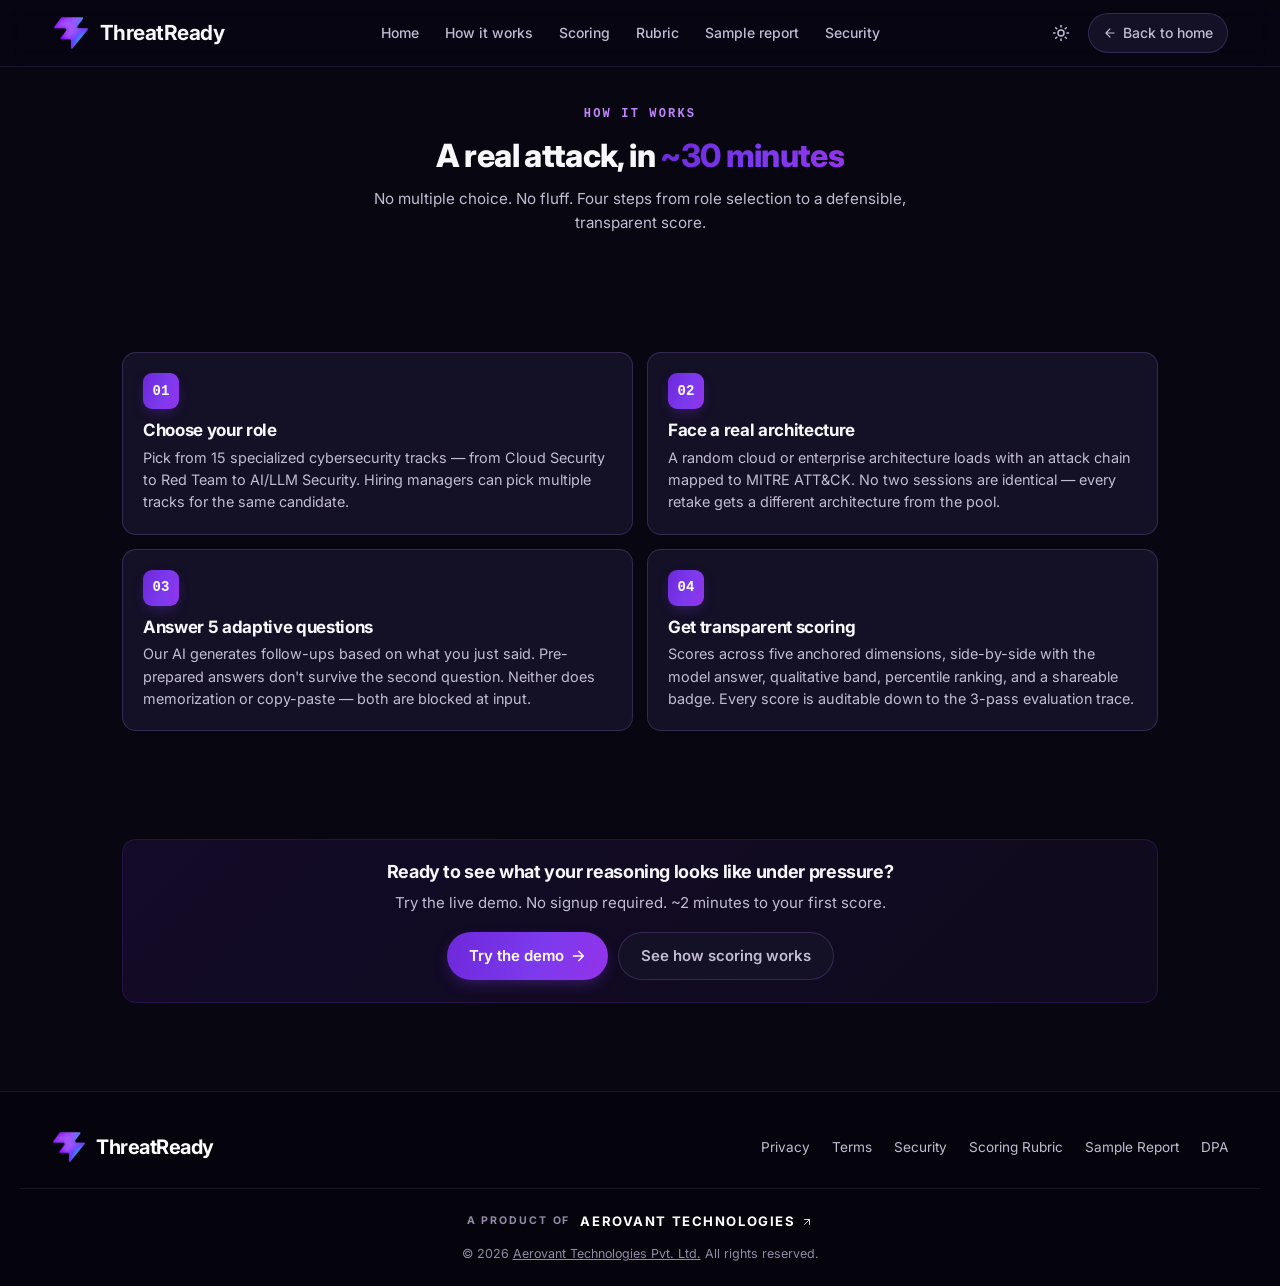
<file: how-it-works.html>
<!DOCTYPE html>
<html lang="en">
<head>
<meta charset="UTF-8"/>
<meta name="viewport" content="width=device-width,initial-scale=1.0"/>
<title>How it works · ThreatReady</title>
<meta name="description" content="A real attack, in ~30 minutes. The 4-step ThreatReady reasoning assessment flow — from role selection to transparent scoring."/>
<link rel="icon" href="favicon.ico" sizes="any"/>
<link rel="icon" type="image/png" sizes="32x32" href="favicon-32.png"/>
<link rel="apple-touch-icon" sizes="180x180" href="favicon-48.png"/>
<link rel="preconnect" href="https://fonts.googleapis.com">
<link rel="preconnect" href="https://fonts.gstatic.com" crossorigin>
<link rel="stylesheet" href="https://fonts.googleapis.com/css2?family=Inter:wght@400;500;600;700;800&display=swap">
<link rel="stylesheet" href="site.css">
<link rel="stylesheet" href="legal.css">
<style>
.hiw-hero{padding:32px 0 22px;text-align:center}
.hiw-hero .eyebrow{display:inline-block;font-size:.75rem;font-weight:700;letter-spacing:.18em;color:var(--accent);text-transform:uppercase;margin-bottom:14px;font-family:var(--mono)}
.hiw-hero h1{font-size:clamp(1.5rem,2.8vw,2rem);line-height:1.15;margin:0 0 12px;letter-spacing:-.02em;font-weight:800}
.hiw-hero .grad{background:var(--grad-btn);-webkit-background-clip:text;-webkit-text-fill-color:transparent;background-clip:text}
.hiw-hero p{font-size:.95rem;color:var(--text-2);max-width:580px;margin:0 auto;line-height:1.55}
.hiw-grid{display:grid;grid-template-columns:repeat(2,1fr);gap:14px;margin:24px 0 36px}
@media (max-width:760px){.hiw-grid{grid-template-columns:1fr}}
.hiw-step{background:var(--surface);border:1px solid var(--border);border-radius:14px;padding:20px 20px;position:relative;transition:transform .2s ease,box-shadow .2s ease,border-color .2s ease}
.hiw-step:hover{transform:translateY(-2px);box-shadow:0 12px 32px -10px rgba(124,58,237,.18);border-color:var(--primary-light)}
.hiw-step-n{display:inline-flex;align-items:center;justify-content:center;width:36px;height:36px;border-radius:9px;background:var(--grad-btn);color:#fff;font-family:var(--mono);font-weight:700;font-size:.875rem;margin-bottom:12px;box-shadow:0 5px 14px -4px rgba(124,58,237,.4)}
.hiw-step h3{font-size:1.0625rem;margin:0 0 6px;color:var(--text);font-weight:700}
.hiw-step p{font-size:.9rem;color:var(--text-2);line-height:1.55;margin:0}
.hiw-cta{text-align:center;padding:22px 22px;background:linear-gradient(135deg,rgba(124,58,237,.05),rgba(168,85,247,.06));border:1px solid var(--border-2);border-radius:14px;margin-bottom:32px}
.hiw-cta h3{font-size:1.125rem;margin:0 0 8px;color:var(--text)}
.hiw-cta p{font-size:.9375rem;color:var(--text-2);margin:0 0 18px;line-height:1.55}
.hiw-cta-row{display:flex;gap:10px;justify-content:center;flex-wrap:wrap}
.hiw-cta-btn{display:inline-flex;align-items:center;gap:6px;padding:11px 22px;border-radius:var(--r-full);font-weight:600;font-size:.9375rem;text-decoration:none;transition:all .15s ease}
.hiw-cta-pri{background:var(--grad-btn);color:#fff;box-shadow:0 6px 16px -4px rgba(124,58,237,.4)}
.hiw-cta-pri:hover{transform:translateY(-1px);box-shadow:0 10px 22px -4px rgba(124,58,237,.5);text-decoration:none;color:#fff}
.hiw-cta-sec{background:var(--surface);color:var(--text-2);border:1px solid var(--border)}
.hiw-cta-sec:hover{color:var(--accent);border-color:var(--primary-light);text-decoration:none}
:root[data-theme="dark"] .hiw-cta{background:linear-gradient(135deg,rgba(124,58,237,.10),rgba(168,85,247,.06));border-color:rgba(124,58,237,.18)}
</style>
<script>
(function(){try{var s=localStorage.getItem('tr-theme')||localStorage.getItem('theme');var t=(s==='light'||s==='dark')?s:'dark';document.documentElement.setAttribute('data-theme',t);}catch(e){document.documentElement.setAttribute('data-theme','dark');}})();
</script>
</head>
<body>

<nav class="lnav">
<div class="lnav-c">
<a href="index.html" class="logo">
<span class="logo-i" role="img" aria-label="ThreatReady logo"></span>
<span class="logo-t">ThreatReady</span>
</a>
<ul class="lnav-links" aria-label="Pages">
<li><a href="index.html">Home</a></li>
<li><a href="how-it-works.html">How it works</a></li>
<li><a href="transparent-scoring.html">Scoring</a></li>
<li><a href="rubric.html">Rubric</a></li>
<li><a href="sample-report.html">Sample report</a></li>
<li><a href="security.html">Security</a></li>
</ul>
<div class="lnav-r">
<button class="theme-tog" id="themeTog" aria-label="Toggle dark mode" title="Toggle dark mode">
<svg class="sun-i" viewBox="0 0 24 24" fill="none"><circle cx="12" cy="12" r="4" stroke="currentColor" stroke-width="2"/><path d="M12 2v2M12 20v2M4.93 4.93l1.41 1.41M17.66 17.66l1.41 1.41M2 12h2M20 12h2M4.93 19.07l1.41-1.41M17.66 6.34l1.41-1.41" stroke="currentColor" stroke-width="2" stroke-linecap="round"/></svg>
<svg class="moon-i" viewBox="0 0 24 24" fill="none"><path d="M21 12.79A9 9 0 1 1 11.21 3A7 7 0 0 0 21 12.79z" stroke="currentColor" stroke-width="2" stroke-linecap="round" stroke-linejoin="round"/></svg>
</button>
<a href="index.html" class="back"><svg viewBox="0 0 24 24" fill="none"><path d="M19 12H5M12 19l-7-7 7-7" stroke="currentColor" stroke-width="2" stroke-linecap="round" stroke-linejoin="round"/></svg><span>Back to home</span></a>
</div>
</div>
</nav>

<div class="lcontainer">

<header class="hiw-hero">
<span class="eyebrow">How it works</span>
<h1>A real attack, in <span class="grad">~30 minutes</span></h1>
<p>No multiple choice. No fluff. Four steps from role selection to a defensible, transparent score.</p>
</header>

<section class="hiw-grid" aria-label="Four-step assessment flow">

<div class="hiw-step">
<div class="hiw-step-n">01</div>
<h3>Choose your role</h3>
<p>Pick from 15 specialized cybersecurity tracks — from Cloud Security to Red Team to AI/LLM Security. Hiring managers can pick multiple tracks for the same candidate.</p>
</div>

<div class="hiw-step">
<div class="hiw-step-n">02</div>
<h3>Face a real architecture</h3>
<p>A random cloud or enterprise architecture loads with an attack chain mapped to MITRE ATT&amp;CK. No two sessions are identical — every retake gets a different architecture from the pool.</p>
</div>

<div class="hiw-step">
<div class="hiw-step-n">03</div>
<h3>Answer 5 adaptive questions</h3>
<p>Our AI generates follow-ups based on what you just said. Pre-prepared answers don't survive the second question. Neither does memorization or copy-paste — both are blocked at input.</p>
</div>

<div class="hiw-step">
<div class="hiw-step-n">04</div>
<h3>Get transparent scoring</h3>
<p>Scores across five anchored dimensions, side-by-side with the model answer, qualitative band, percentile ranking, and a shareable badge. Every score is auditable down to the 3-pass evaluation trace.</p>
</div>

</section>

<section class="hiw-cta">
<h3>Ready to see what your reasoning looks like under pressure?</h3>
<p>Try the live demo. No signup required. ~2 minutes to your first score.</p>
<div class="hiw-cta-row">
<a href="index.html#trydemo" class="hiw-cta-btn hiw-cta-pri">Try the demo <svg width="16" height="16" viewBox="0 0 24 24" fill="none"><path d="M5 12h14M13 5l7 7-7 7" stroke="currentColor" stroke-width="2" stroke-linecap="round" stroke-linejoin="round"/></svg></a>
<a href="transparent-scoring.html" class="hiw-cta-btn hiw-cta-sec">See how scoring works</a>
</div>
</section>

</div>

<footer class="lft">
<div class="lft-c">
<a href="index.html" class="logo">
<span class="logo-i" role="img" aria-label="ThreatReady logo"></span>
<span class="logo-t">ThreatReady</span>
</a>
<ul class="lft-l">
<li><a href="privacy.html" target="_blank" rel="noopener noreferrer">Privacy</a></li>
<li><a href="terms.html" target="_blank" rel="noopener noreferrer">Terms</a></li>
<li><a href="security.html" target="_blank" rel="noopener noreferrer">Security</a></li>
<li><a href="rubric.html" target="_blank" rel="noopener noreferrer">Scoring Rubric</a></li>
<li><a href="sample-report.html" target="_blank" rel="noopener noreferrer">Sample Report</a></li>
<li><a href="dpa.html" target="_blank" rel="noopener noreferrer">DPA</a></li>
</ul>
</div>
<div class="aprod"><span>A PRODUCT OF</span><a href="https://aerovanttech.com/" target="_blank" rel="noopener">AEROVANT TECHNOLOGIES<svg viewBox="0 0 24 24" fill="none"><path d="M7 17L17 7M7 7h10v10" stroke="currentColor" stroke-width="2" stroke-linecap="round"/></svg></a></div><div class="lft-bot">&copy; 2026 <a href="https://aerovanttech.com/" target="_blank" rel="noopener" style="color:inherit;text-decoration:underline">Aerovant Technologies Pvt. Ltd.</a> All rights reserved.</div>
</footer>

<script>
(function(){var t=document.getElementById('themeTog');if(!t)return;t.addEventListener('click',function(){var c=document.documentElement.getAttribute('data-theme')||'dark';var n=c==='dark'?'light':'dark';document.documentElement.setAttribute('data-theme',n);try{localStorage.setItem('tr-theme',n);}catch(e){}});})();
</script>

<script src="back-to-top.js" defer></script>
</body>
</html>
</file>
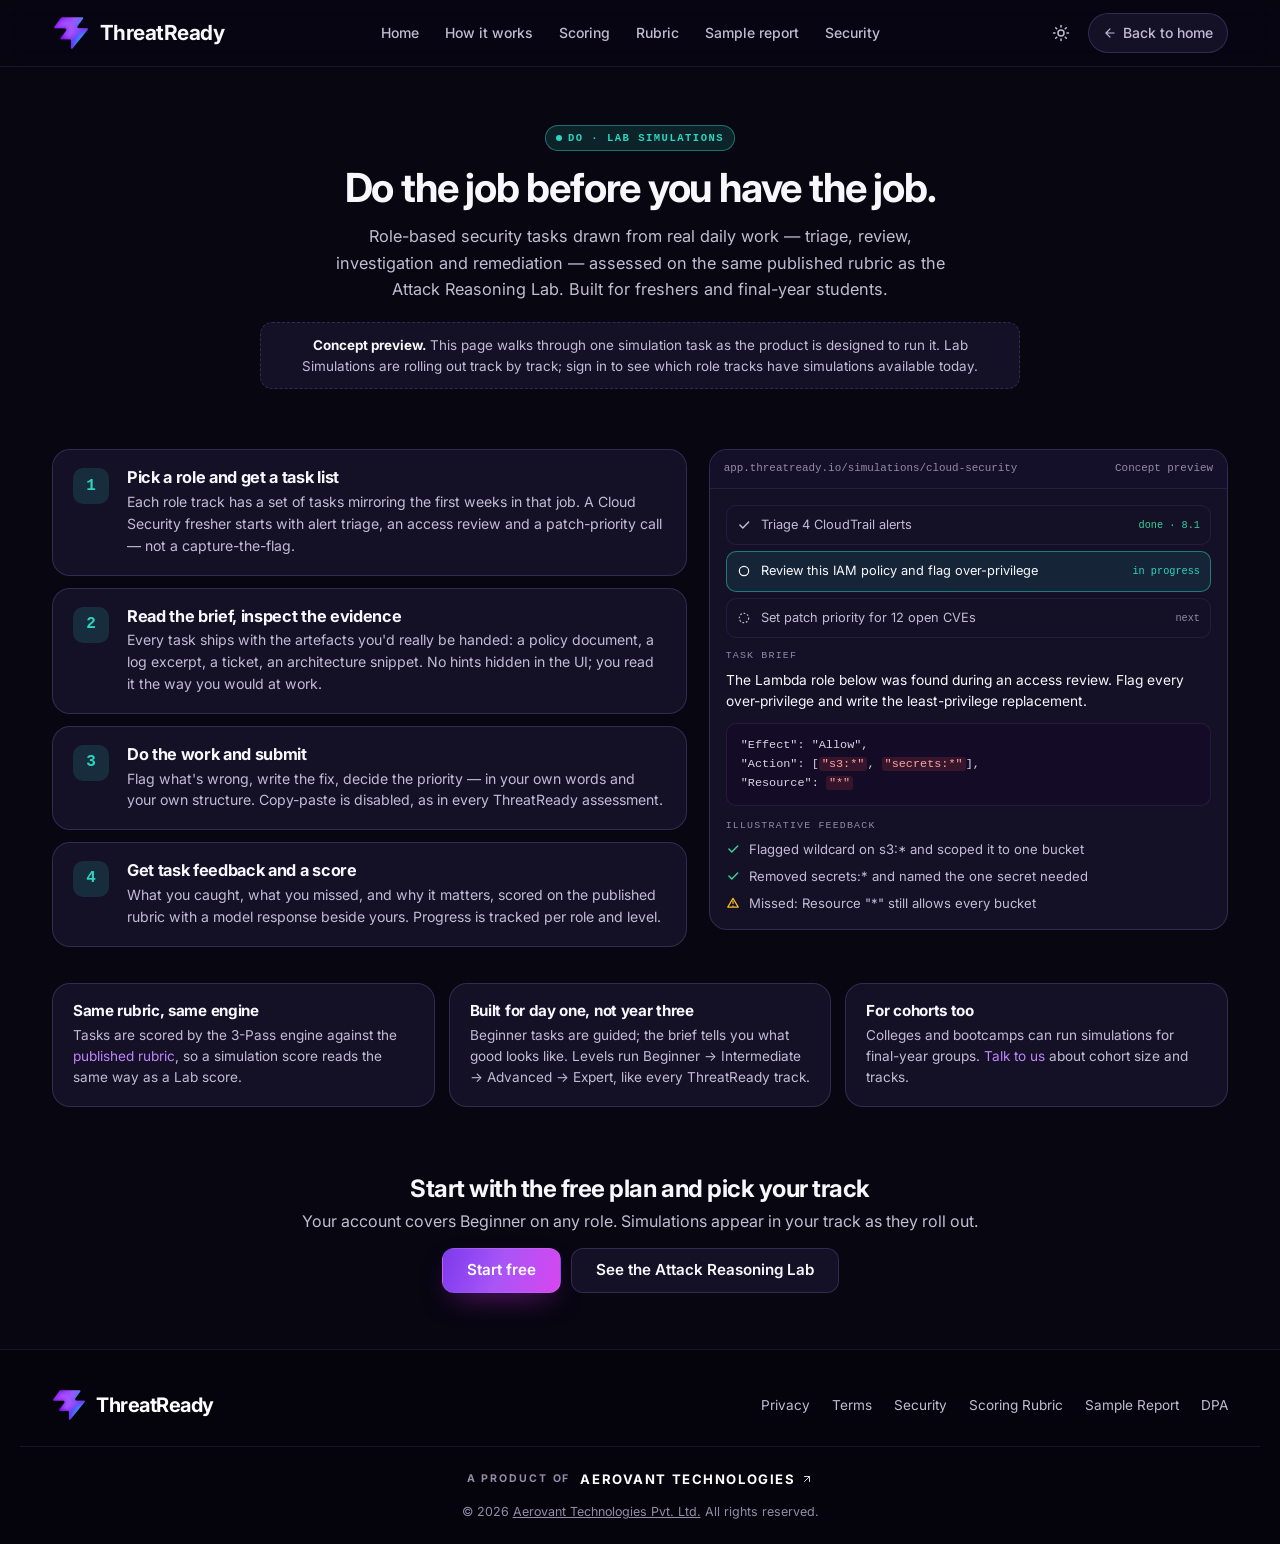
<file: lab-simulations.html>
<!DOCTYPE html>
<html lang="en">
<head>
<meta charset="UTF-8">
<meta name="viewport" content="width=device-width,initial-scale=1.0">
<meta name="description" content="ThreatReady security practices — infrastructure, encryption, access controls, and responsible disclosure program.">
<meta name="robots" content="index, follow">
<title>Lab Simulations · ThreatReady</title>
<meta name="description" content="A walkthrough of a ThreatReady Lab Simulation: role-based security tasks drawn from real daily work, for freshers and final-year students. Concept preview.">
<link rel="icon" type="image/x-icon" href="favicon.ico">
<link rel="icon" type="image/png" sizes="32x32" href="favicon-32.png">
<link rel="icon" type="image/png" sizes="16x16" href="favicon-16.png">
<script>
(function(){try{var s=localStorage.getItem('tr-theme')||localStorage.getItem('theme');var t=(s==='light'||s==='dark')?s:'dark';document.documentElement.setAttribute('data-theme',t);}catch(e){document.documentElement.setAttribute('data-theme','dark');}})();
</script>
<link rel="preconnect" href="https://fonts.googleapis.com">
<link rel="preconnect" href="https://fonts.gstatic.com" crossorigin>
<link rel="stylesheet" href="https://fonts.googleapis.com/css2?family=Inter:wght@400;500;600;700;800&display=swap">
<link rel="stylesheet" href="site.css">
<link rel="stylesheet" href="legal.css">
<style>
.container{max-width:var(--container);margin:0 auto;padding:0 32px}
.ls-hero{padding:56px 0 24px;text-align:center}
.ls-hero h1{font-size:clamp(1.8rem,3.4vw,2.5rem);margin:14px 0 12px}
.ls-hero p{font-size:1.02rem;color:var(--text-2);max-width:640px;margin:0 auto;line-height:1.6}
.pill{display:inline-flex;align-items:center;gap:6px;padding:4px 10px;border-radius:var(--r-full);font-family:var(--mono);font-size:.66rem;font-weight:700;letter-spacing:.14em;text-transform:uppercase;border:1px solid rgba(45,212,191,.45);background:rgba(45,212,191,.14);color:#2dd4bf}
:root[data-theme="light"] .pill{color:#0d9488}
.pill::before{content:'';width:6px;height:6px;border-radius:50%;background:currentColor}
.status{max-width:760px;margin:20px auto 0;padding:12px 16px;border:1px dashed var(--border);border-radius:var(--r-md);font-size:.84rem;color:var(--text-2);line-height:1.55;background:var(--surface)}
.status b{color:var(--text)}
.ls-grid{display:grid;grid-template-columns:1.1fr .9fr;gap:22px;align-items:start;margin:36px 0}
.ls-steps{display:flex;flex-direction:column;gap:12px}
.ls-step{display:grid;grid-template-columns:40px 1fr;gap:14px;padding:18px 20px;background:var(--surface);border:1px solid var(--border);border-radius:var(--r-lg)}
.ls-step .n{width:36px;height:36px;border-radius:10px;display:flex;align-items:center;justify-content:center;font-family:var(--mono);font-weight:700;background:rgba(45,212,191,.14);color:#2dd4bf}
:root[data-theme="light"] .ls-step .n{color:#0d9488}
.ls-step h3{font-size:1.02rem;margin-bottom:4px}
.ls-step p{font-size:.88rem;color:var(--text-2);line-height:1.55}
.ls-console{background:var(--surface);border:1px solid var(--border);border-radius:var(--r-lg);overflow:hidden;position:sticky;top:86px}
.ls-bar{display:flex;justify-content:space-between;align-items:center;padding:10px 14px;border-bottom:1px solid var(--border-2);background:var(--bg-alt);font-family:var(--mono);font-size:.68rem;color:var(--text-3)}
.ls-body{padding:16px}
.ls-task{display:flex;align-items:center;gap:10px;padding:9px 10px;border-radius:10px;border:1px solid var(--border-2);font-size:.8rem;color:var(--text-2);margin-bottom:6px}
.ls-task.on{border-color:rgba(45,212,191,.5);background:rgba(45,212,191,.1);color:var(--text)}
.ls-task svg{width:14px;height:14px;flex-shrink:0}
.ls-task .st{margin-left:auto;font-family:var(--mono);font-size:.64rem;color:var(--text-3)}
.ls-task.on .st{color:#2dd4bf}.ls-task.done .st{color:var(--ok)}
.ls-code{font-family:var(--mono);font-size:.74rem;line-height:1.6;background:#140c26;border:1px solid var(--border-2);border-radius:10px;padding:12px 14px;color:#d8d2e6;margin:12px 0}
.ls-code .bad{color:#fca5a5;background:rgba(239,68,68,.16);border-radius:3px;padding:0 3px}
.ls-code .ok{color:#86efac}
.ls-fb{display:flex;flex-direction:column;gap:8px;font-size:.82rem;color:var(--text-2)}
.ls-fb div{display:flex;gap:9px;align-items:flex-start;line-height:1.45}
.ls-fb svg{width:14px;height:14px;flex-shrink:0;margin-top:2px}
.ls-fb .ok svg{color:var(--ok)}.ls-fb .warn svg{color:var(--warn)}
.ls-lbl{font-family:var(--mono);font-size:.62rem;letter-spacing:.12em;text-transform:uppercase;color:var(--text-3);margin:10px 0 6px}
.ls-facts{display:grid;grid-template-columns:repeat(3,1fr);gap:14px;margin:8px 0 40px}
.ls-fact{background:var(--surface);border:1px solid var(--border);border-radius:var(--r-lg);padding:18px 20px}
.ls-fact h4{font-size:.95rem;margin-bottom:6px}
.ls-fact p{font-size:.85rem;color:var(--text-2);line-height:1.55}
.ls-cta{text-align:center;padding:28px 20px 56px}
.ls-cta .row{display:flex;gap:10px;justify-content:center;flex-wrap:wrap;margin-top:14px}
@media (max-width:900px){.ls-grid{grid-template-columns:1fr}.ls-console{position:static}.ls-facts{grid-template-columns:1fr}}
@media (max-width:640px){.container{padding:0 16px}}
</style>
</head>
<body>

<nav class="lnav">
<div class="lnav-c">
<a href="index.html" class="logo">
<span class="logo-i" role="img" aria-label="ThreatReady logo"></span>
<span class="logo-t">ThreatReady</span>
</a>
<ul class="lnav-links" aria-label="Pages">
<li><a href="index.html">Home</a></li>
<li><a href="how-it-works.html">How it works</a></li>
<li><a href="transparent-scoring.html">Scoring</a></li>
<li><a href="rubric.html">Rubric</a></li>
<li><a href="sample-report.html">Sample report</a></li>
<li><a href="security.html">Security</a></li>
</ul>
<div class="lnav-r">
<button class="theme-tog" id="themeTog" aria-label="Toggle dark mode" title="Toggle dark mode">
<svg class="sun-i" viewBox="0 0 24 24" fill="none"><circle cx="12" cy="12" r="4" stroke="currentColor" stroke-width="2"/><path d="M12 2v2M12 20v2M4.93 4.93l1.41 1.41M17.66 17.66l1.41 1.41M2 12h2M20 12h2M4.93 19.07l1.41-1.41M17.66 6.34l1.41-1.41" stroke="currentColor" stroke-width="2" stroke-linecap="round"/></svg>
<svg class="moon-i" viewBox="0 0 24 24" fill="none"><path d="M21 12.79A9 9 0 1 1 11.21 3A7 7 0 0 0 21 12.79z" stroke="currentColor" stroke-width="2" stroke-linecap="round" stroke-linejoin="round"/></svg>
</button>
<a href="index.html" class="back"><svg viewBox="0 0 24 24" fill="none"><path d="M19 12H5M12 19l-7-7 7-7" stroke="currentColor" stroke-width="2" stroke-linecap="round" stroke-linejoin="round"/></svg><span>Back to home</span></a>
</div>
</div>
</nav>

<main>
<div class="container">
<header class="ls-hero">
<span class="pill">DO · Lab Simulations</span>
<h1>Do the job before you have the job.</h1>
<p>Role-based security tasks drawn from real daily work — triage, review, investigation and remediation — assessed on the same published rubric as the Attack Reasoning Lab. Built for freshers and final-year students.</p>
<div class="status"><b>Concept preview.</b> This page walks through one simulation task as the product is designed to run it. Lab Simulations are rolling out track by track; sign in to see which role tracks have simulations available today.</div>
</header>

<div class="ls-grid">
<div class="ls-steps">
<div class="ls-step"><div class="n">1</div><div><h3>Pick a role and get a task list</h3><p>Each role track has a set of tasks mirroring the first weeks in that job. A Cloud Security fresher starts with alert triage, an access review and a patch-priority call — not a capture-the-flag.</p></div></div>
<div class="ls-step"><div class="n">2</div><div><h3>Read the brief, inspect the evidence</h3><p>Every task ships with the artefacts you'd really be handed: a policy document, a log excerpt, a ticket, an architecture snippet. No hints hidden in the UI; you read it the way you would at work.</p></div></div>
<div class="ls-step"><div class="n">3</div><div><h3>Do the work and submit</h3><p>Flag what's wrong, write the fix, decide the priority — in your own words and your own structure. Copy-paste is disabled, as in every ThreatReady assessment.</p></div></div>
<div class="ls-step"><div class="n">4</div><div><h3>Get task feedback and a score</h3><p>What you caught, what you missed, and why it matters, scored on the published rubric with a model response beside yours. Progress is tracked per role and level.</p></div></div>
</div>

<aside class="ls-console" aria-label="Simulation console — concept preview">
<div class="ls-bar"><span>app.threatready.io/simulations/cloud-security</span><span>Concept preview</span></div>
<div class="ls-body">
<div class="ls-task done"><svg viewBox="0 0 24 24" fill="none" aria-hidden="true"><path d="M5 12l5 5L20 7" stroke="currentColor" stroke-width="2.5" stroke-linecap="round" stroke-linejoin="round"/></svg>Triage 4 CloudTrail alerts<span class="st">done · 8.1</span></div>
<div class="ls-task on"><svg viewBox="0 0 24 24" fill="none" width="14" height="14" aria-hidden="true"><circle cx="12" cy="12" r="8" stroke="currentColor" stroke-width="2"/></svg>Review this IAM policy and flag over-privilege<span class="st">in progress</span></div>
<div class="ls-task"><svg viewBox="0 0 24 24" fill="none" width="14" height="14" aria-hidden="true"><circle cx="12" cy="12" r="8" stroke="currentColor" stroke-width="2" stroke-dasharray="3 3"/></svg>Set patch priority for 12 open CVEs<span class="st">next</span></div>
<div class="ls-lbl">Task brief</div>
<p style="font-size:.86rem;color:var(--text);line-height:1.5">The Lambda role below was found during an access review. Flag every over-privilege and write the least-privilege replacement.</p>
<div class="ls-code"><div>"Effect": "Allow",</div><div>"Action": [<span class="bad">"s3:*"</span>, <span class="bad">"secrets:*"</span>],</div><div>"Resource": <span class="bad">"*"</span></div></div>
<div class="ls-lbl">Illustrative feedback</div>
<div class="ls-fb">
<div class="ok"><svg viewBox="0 0 24 24" fill="none" aria-hidden="true"><path d="M5 12l5 5L20 7" stroke="currentColor" stroke-width="2.5" stroke-linecap="round" stroke-linejoin="round"/></svg>Flagged wildcard on s3:* and scoped it to one bucket</div>
<div class="ok"><svg viewBox="0 0 24 24" fill="none" aria-hidden="true"><path d="M5 12l5 5L20 7" stroke="currentColor" stroke-width="2.5" stroke-linecap="round" stroke-linejoin="round"/></svg>Removed secrets:* and named the one secret needed</div>
<div class="warn"><svg viewBox="0 0 24 24" fill="none" aria-hidden="true"><path d="M12 9v4M12 17h.01M21 19l-9-15-9 15z" stroke="currentColor" stroke-width="2" stroke-linecap="round" stroke-linejoin="round"/></svg>Missed: Resource "*" still allows every bucket</div>
</div>
</div>
</aside>
</div>

<div class="ls-facts">
<div class="ls-fact"><h4>Same rubric, same engine</h4><p>Tasks are scored by the 3-Pass engine against the <a href="rubric.html">published rubric</a>, so a simulation score reads the same way as a Lab score.</p></div>
<div class="ls-fact"><h4>Built for day one, not year three</h4><p>Beginner tasks are guided; the brief tells you what good looks like. Levels run Beginner → Intermediate → Advanced → Expert, like every ThreatReady track.</p></div>
<div class="ls-fact"><h4>For cohorts too</h4><p>Colleges and bootcamps can run simulations for final-year groups. <a href="index.html#cfForm">Talk to us</a> about cohort size and tracks.</p></div>
</div>
</div>

<section class="ls-cta">
<h2 style="font-size:1.5rem">Start with the free plan and pick your track</h2>
<p style="color:var(--text-2);margin-top:6px">Your account covers Beginner on any role. Simulations appear in your track as they roll out.</p>
<div class="row">
<a href="https://threatready.io/app/auth?mode=signup" target="_blank" rel="noopener noreferrer" class="btn btn-primary">Start free</a>
<a href="index.html#pillar-think" class="btn btn-secondary">See the Attack Reasoning Lab</a>
</div>
</section>
</main>

<footer class="lft">
<div class="lft-c">
<a href="index.html" class="logo">
<span class="logo-i" role="img" aria-label="ThreatReady logo"></span>
<span class="logo-t">ThreatReady</span>
</a>
<ul class="lft-l">
<li><a href="privacy.html" target="_blank" rel="noopener noreferrer">Privacy</a></li>
<li><a href="terms.html" target="_blank" rel="noopener noreferrer">Terms</a></li>
<li><a href="security.html" target="_blank" rel="noopener noreferrer">Security</a></li>
<li><a href="rubric.html" target="_blank" rel="noopener noreferrer">Scoring Rubric</a></li>
<li><a href="sample-report.html" target="_blank" rel="noopener noreferrer">Sample Report</a></li>
<li><a href="dpa.html" target="_blank" rel="noopener noreferrer">DPA</a></li>
</ul>
</div>
<div class="aprod"><span>A PRODUCT OF</span><a href="https://aerovanttech.com/" target="_blank" rel="noopener">AEROVANT TECHNOLOGIES<svg viewBox="0 0 24 24" fill="none"><path d="M7 17L17 7M7 7h10v10" stroke="currentColor" stroke-width="2" stroke-linecap="round"/></svg></a></div><div class="lft-bot">&copy; 2026 <a href="https://aerovanttech.com/" target="_blank" rel="noopener" style="color:inherit;text-decoration:underline">Aerovant Technologies Pvt. Ltd.</a> All rights reserved.</div>
</footer>


<script>
(function(){var t=document.getElementById('themeTog');if(!t)return;t.addEventListener('click',function(){var c=document.documentElement.getAttribute('data-theme')||'dark';var n=c==='dark'?'light':'dark';document.documentElement.setAttribute('data-theme',n);try{localStorage.setItem('tr-theme',n);}catch(e){}});})();
</script>

<script>
/* Smart back link — remember where the visitor came from.
   Priority:  ?from=<id>  >  referrer hash  >  plain index.html  */
(function(){
  var back = document.querySelector('a.back');
  if(!back) return;
  var target = 'index.html';
  var label = 'Back to home';
  try{
    var params = new URLSearchParams(location.search);
    var from = params.get('from');
    if(from && /^[a-z0-9_-]+$/i.test(from)){
      target = 'index.html#' + from;
      label = 'Back to site';
    } else if(document.referrer){
      var r = new URL(document.referrer, location.href);
      if(r.origin === location.origin && (r.pathname.endsWith('/index.html') || r.pathname === '/' || r.pathname === '')){
        if(r.hash){
          target = 'index.html' + r.hash;
          label = 'Back to site';
        }
      }
    }
  }catch(e){}
  // only update href (keep the arrow SVG + text intact)
  back.setAttribute('href', target);
  // update the trailing text node after the SVG
  var tn = null;
  back.childNodes.forEach(function(n){ if(n.nodeType === 3 && n.nodeValue.trim()) tn = n; });
  if(tn) tn.nodeValue = label;
})();
</script>
<script src="back-to-top.js" defer></script>
</body>
</html>
</file>
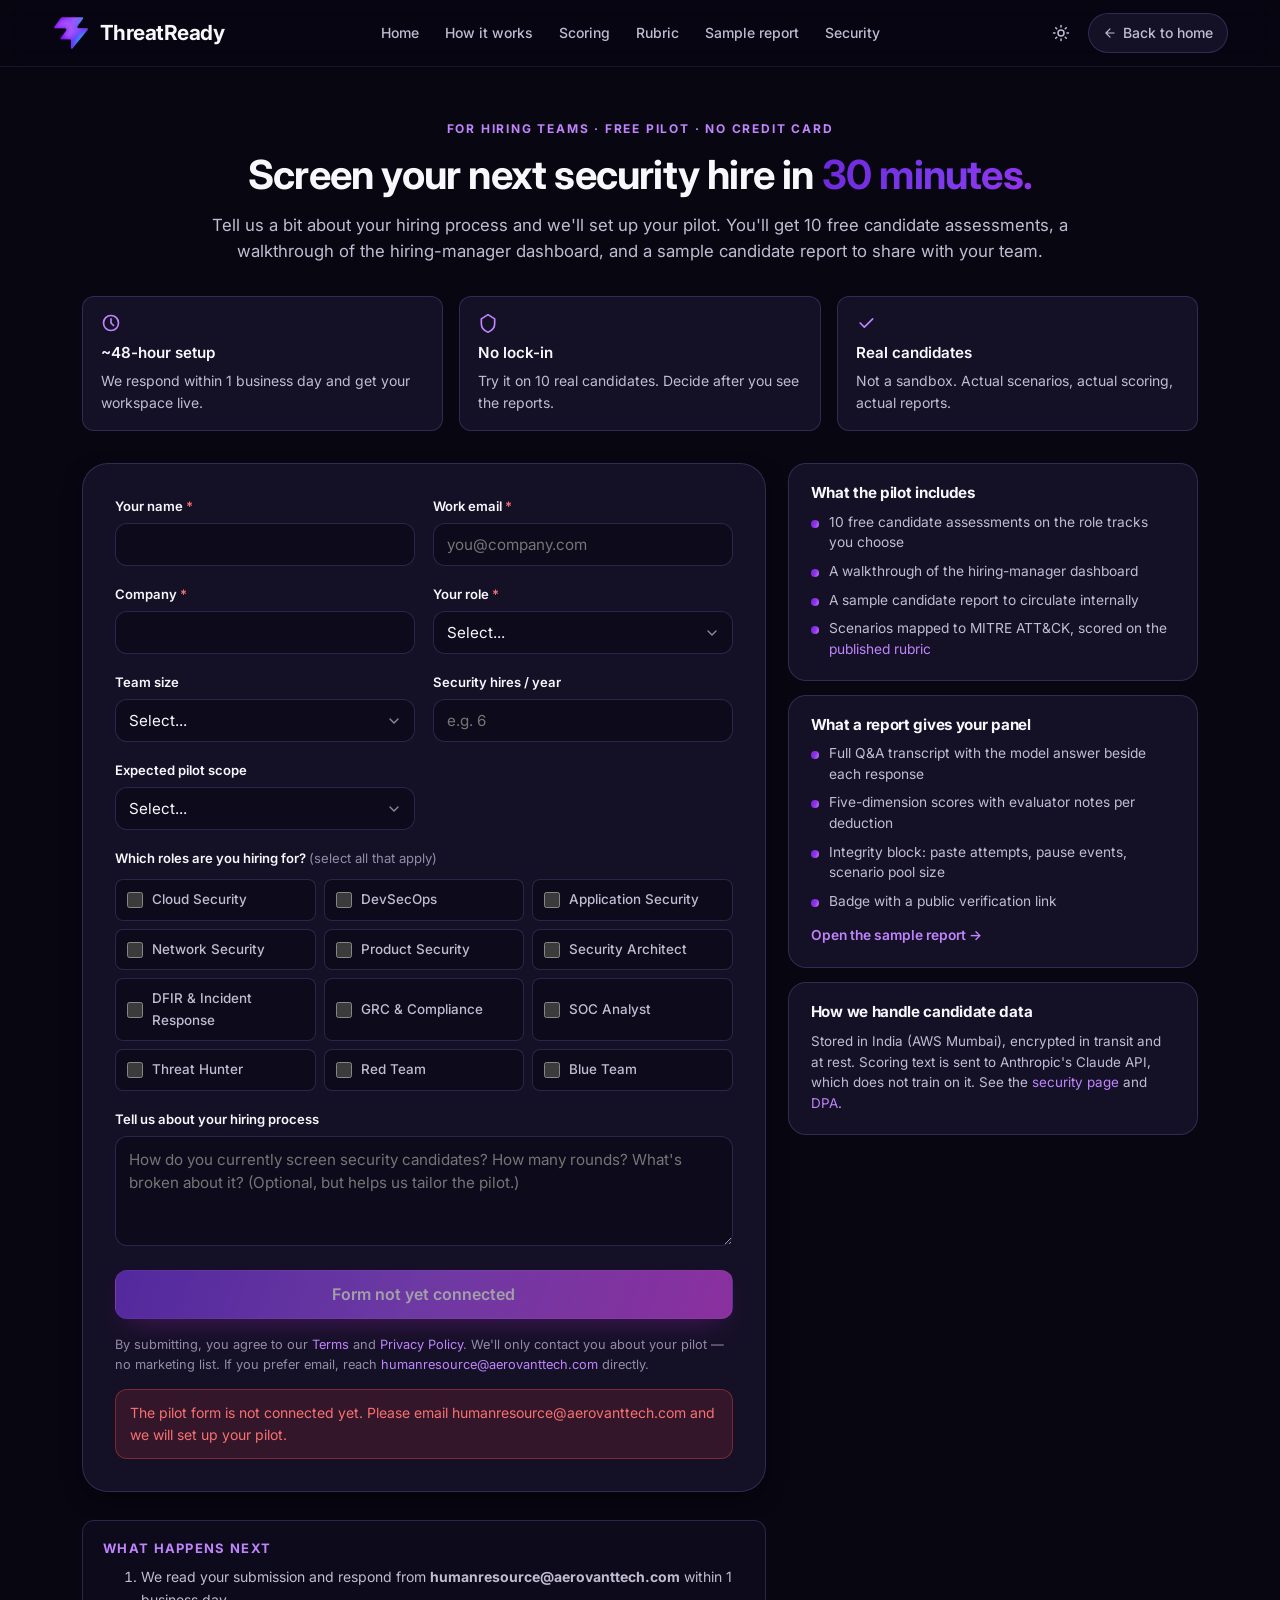
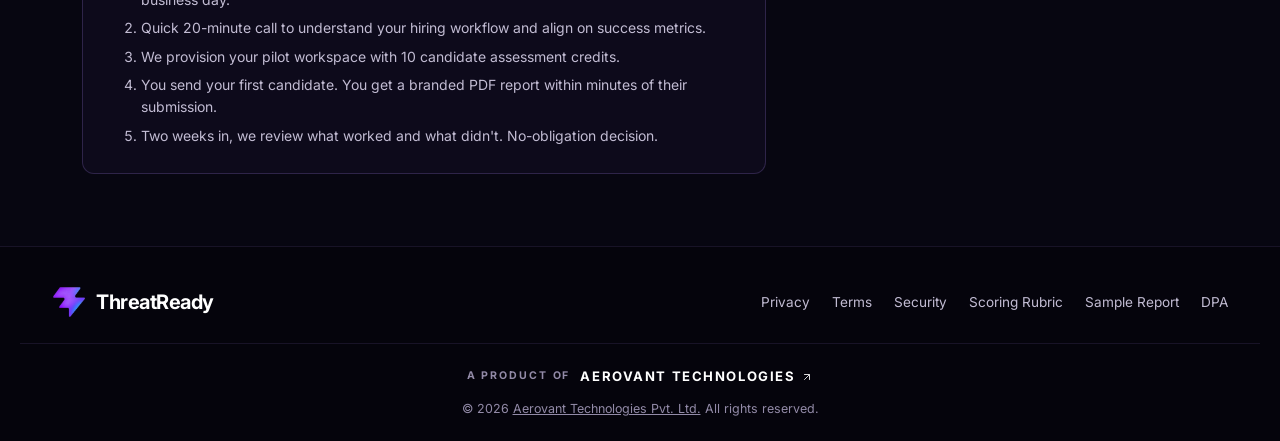
<file: pilot.html>
<!DOCTYPE html>
<html lang="en">
<head>
<meta charset="UTF-8">
<meta name="viewport" content="width=device-width,initial-scale=1.0">
<meta name="description" content="Start a free ThreatReady pilot. We'll set up your team, walk through sample candidate reports, and run your first assessment in under 48 hours.">
<meta name="robots" content="index, follow">
<title>For hiring teams · Request a pilot · ThreatReady</title>
<link rel="icon" type="image/x-icon" href="favicon.ico">
<link rel="icon" type="image/png" sizes="32x32" href="favicon-32.png">
<link rel="icon" type="image/png" sizes="16x16" href="favicon-16.png">
<script>
(function(){try{var s=localStorage.getItem('tr-theme')||localStorage.getItem('theme');var t=(s==='light'||s==='dark')?s:'dark';document.documentElement.setAttribute('data-theme',t);}catch(e){document.documentElement.setAttribute('data-theme','dark');}})();
</script>
<link rel="preconnect" href="https://fonts.googleapis.com">
<link rel="preconnect" href="https://fonts.gstatic.com" crossorigin>
<link rel="stylesheet" href="https://fonts.googleapis.com/css2?family=Inter:wght@400;500;600;700;800&display=swap">
<link rel="stylesheet" href="site.css">
<link rel="stylesheet" href="legal.css">
<style>
/* Pilot-page specific touches */
.pilot-intro{text-align:center;max-width:900px;margin:0 auto 32px}
.pilot-intro h1{font-size:clamp(1.875rem,4vw,2.5rem);font-weight:700;letter-spacing:-.02em;line-height:1.15;color:var(--text);margin-bottom:14px}
.pilot-intro .eyebrow{font-size:.75rem;font-weight:700;letter-spacing:.15em;text-transform:uppercase;color:var(--accent);margin-bottom:14px;display:inline-block}
.pilot-intro p{color:var(--text-2);font-size:1.05rem;line-height:1.55}
.pilot-reassure{display:grid;grid-template-columns:repeat(3,1fr);gap:16px;margin:32px 0}
@media (max-width:640px){.pilot-reassure{grid-template-columns:1fr}}
.pilot-rbox{background:var(--surface);border:1px solid var(--border);border-radius:var(--r-md);padding:16px 18px;font-size:.875rem}
.pilot-rbox strong{display:block;color:var(--text);font-size:.95rem;margin-bottom:4px;font-weight:600}
.pilot-rbox span{color:var(--text-2)}
.pilot-rbox svg{width:20px;height:20px;color:var(--accent);margin-bottom:8px}
.pilot-next{background:var(--bg-subtle);border:1px solid var(--border);border-radius:var(--r-md);padding:20px;margin-top:28px;font-size:.875rem}
.pilot-next h4{font-size:.8125rem;font-weight:700;color:var(--accent);text-transform:uppercase;letter-spacing:.1em;margin-bottom:10px}
.pilot-next ol{margin-left:20px;color:var(--text-2)}
.pilot-next li{margin-bottom:6px}

.pilot-layout{display:grid;grid-template-columns:minmax(0,1.25fr) minmax(280px,.75fr);gap:22px;align-items:start}
.pilot-layout>*,.pilot-card,.pilot-next{min-width:0}
.pilot-next ol{padding-left:18px}
.pilot-side{display:flex;flex-direction:column;gap:14px;position:sticky;top:86px}
.pilot-box{background:var(--surface);border:1px solid var(--border);border-radius:var(--r-lg);padding:20px 22px}
.pilot-box h4{font-size:.95rem;margin-bottom:10px}
.pilot-box ul{list-style:none;display:flex;flex-direction:column;gap:8px;margin:0;padding:0}
.pilot-box li{font-size:.86rem;color:var(--text-2);line-height:1.5;padding-left:18px;position:relative}
.pilot-box li,.pilot-box p,.pilot-next li{overflow-wrap:anywhere}
.pilot-box li::before{content:'';position:absolute;left:0;top:8px;width:8px;height:8px;border-radius:50%;background:var(--grad-brand)}
.pilot-box p{font-size:.84rem;color:var(--text-2);line-height:1.55;margin:0}
.pilot-box a{color:var(--accent)}
.pilot-side-link{display:inline-block;margin-top:12px;font-size:.86rem;font-weight:600}
.pilot-wrap{max-width:1180px}
@media (max-width:960px){.pilot-layout{grid-template-columns:1fr}.pilot-side{position:static}}
</style>
</head>
<body>

<nav class="lnav">
<div class="lnav-c">
<a href="index.html" class="logo">
<span class="logo-i" role="img" aria-label="ThreatReady logo"></span>
<span class="logo-t">ThreatReady</span>
</a>
<ul class="lnav-links" aria-label="Pages">
<li><a href="index.html">Home</a></li>
<li><a href="how-it-works.html">How it works</a></li>
<li><a href="transparent-scoring.html">Scoring</a></li>
<li><a href="rubric.html">Rubric</a></li>
<li><a href="sample-report.html">Sample report</a></li>
<li><a href="security.html">Security</a></li>
</ul>
<div class="lnav-r">
<button class="theme-tog" id="themeTog" aria-label="Toggle dark mode" title="Toggle dark mode">
<svg class="sun-i" viewBox="0 0 24 24" fill="none"><circle cx="12" cy="12" r="4" stroke="currentColor" stroke-width="2"/><path d="M12 2v2M12 20v2M4.93 4.93l1.41 1.41M17.66 17.66l1.41 1.41M2 12h2M20 12h2M4.93 19.07l1.41-1.41M17.66 6.34l1.41-1.41" stroke="currentColor" stroke-width="2" stroke-linecap="round"/></svg>
<svg class="moon-i" viewBox="0 0 24 24" fill="none"><path d="M21 12.79A9 9 0 1 1 11.21 3A7 7 0 0 0 21 12.79z" stroke="currentColor" stroke-width="2" stroke-linecap="round" stroke-linejoin="round"/></svg>
</button>
<a href="index.html" class="back"><svg viewBox="0 0 24 24" fill="none"><path d="M19 12H5M12 19l-7-7 7-7" stroke="currentColor" stroke-width="2" stroke-linecap="round" stroke-linejoin="round"/></svg><span>Back to home</span></a>
</div>
</div>
</nav>

<div class="pilot-wrap">

<div class="pilot-intro">
<span class="eyebrow">For hiring teams · Free pilot · No credit card</span>
<h1>Screen your next security hire in <span style="background:var(--grad-btn);-webkit-background-clip:text;background-clip:text;-webkit-text-fill-color:transparent">30 minutes.</span></h1>
<p>Tell us a bit about your hiring process and we'll set up your pilot. You'll get 10 free candidate assessments, a walkthrough of the hiring-manager dashboard, and a sample candidate report to share with your team.</p>
</div>

<div class="pilot-reassure">
<div class="pilot-rbox">
<svg viewBox="0 0 24 24" fill="none"><circle cx="12" cy="12" r="9" stroke="currentColor" stroke-width="2"/><path d="M12 7v5l3 3" stroke="currentColor" stroke-width="2" stroke-linecap="round"/></svg>
<strong>~48-hour setup</strong>
<span>We respond within 1 business day and get your workspace live.</span>
</div>
<div class="pilot-rbox">
<svg viewBox="0 0 24 24" fill="none"><path d="M12 2L4 7v6c0 5 3.5 8.5 8 10 4.5-1.5 8-5 8-10V7l-8-5z" stroke="currentColor" stroke-width="2" stroke-linejoin="round"/></svg>
<strong>No lock-in</strong>
<span>Try it on 10 real candidates. Decide after you see the reports.</span>
</div>
<div class="pilot-rbox">
<svg viewBox="0 0 24 24" fill="none"><path d="M5 12l5 5L20 7" stroke="currentColor" stroke-width="2" stroke-linecap="round" stroke-linejoin="round"/></svg>
<strong>Real candidates</strong>
<span>Not a sandbox. Actual scenarios, actual scoring, actual reports.</span>
</div>
</div>

<div class="pilot-layout">
<div class="pilot-main">
<div class="pilot-card">
<form id="pilotForm" action="https://formspree.io/f/YOUR_PILOT_FORM_ID" method="POST">

<!-- Honeypot -->
<input type="text" name="_gotcha" class="honeypot" tabindex="-1" autocomplete="off">
<input type="hidden" name="_subject" value="New ThreatReady pilot request">

<div class="pilot-grid">
<div class="pilot-field">
<label for="f-name">Your name<span class="req">*</span></label>
<input type="text" id="f-name" name="name" required autocomplete="name">
</div>
<div class="pilot-field">
<label for="f-email">Work email<span class="req">*</span></label>
<input type="email" id="f-email" name="email" required autocomplete="email" placeholder="you@company.com">
</div>
<div class="pilot-field">
<label for="f-company">Company<span class="req">*</span></label>
<input type="text" id="f-company" name="company" required autocomplete="organization">
</div>
<div class="pilot-field">
<label for="f-role">Your role<span class="req">*</span></label>
<select id="f-role" name="role" required>
<option value="">Select...</option>
<option>CISO / Head of Security</option>
<option>Security Engineering Manager</option>
<option>Hiring Manager</option>
<option>Technical Recruiter</option>
<option>CTO / VP Engineering</option>
<option>Founder</option>
<option>Other</option>
</select>
</div>
<div class="pilot-field">
<label for="f-size">Team size</label>
<select id="f-size" name="team_size">
<option value="">Select...</option>
<option>1–5</option>
<option>6–20</option>
<option>21–50</option>
<option>51–200</option>
<option>200+</option>
</select>
</div>
<div class="pilot-field">
<label for="f-hires">Security hires / year</label>
<input type="number" id="f-hires" name="hires_per_year" min="0" max="500" placeholder="e.g. 6">
</div>
<div class="pilot-field">
<label for="f-scope">Expected pilot scope</label>
<select id="f-scope" name="pilot_scope">
<option value="">Select...</option>
<option>Up to 10 candidates (free pilot)</option>
<option>11–25 candidates</option>
<option>26–50 candidates</option>
<option>50+ candidates</option>
<option>Not sure yet</option>
</select>
</div>
<div class="pilot-field full">
<label>Which roles are you hiring for? <span style="color:var(--text-3);font-weight:400">(select all that apply)</span></label>
<div class="pilot-roles">
<label><input type="checkbox" name="roles" value="Cloud Security">Cloud Security</label>
<label><input type="checkbox" name="roles" value="DevSecOps">DevSecOps</label>
<label><input type="checkbox" name="roles" value="Application Security">Application Security</label>
<label><input type="checkbox" name="roles" value="Network Security">Network Security</label>
<label><input type="checkbox" name="roles" value="Product Security">Product Security</label>
<label><input type="checkbox" name="roles" value="Security Architect">Security Architect</label>
<label><input type="checkbox" name="roles" value="DFIR & IR">DFIR &amp; Incident Response</label>
<label><input type="checkbox" name="roles" value="GRC & Compliance">GRC &amp; Compliance</label>
<label><input type="checkbox" name="roles" value="SOC Analyst">SOC Analyst</label>
<label><input type="checkbox" name="roles" value="Threat Hunter">Threat Hunter</label>
<label><input type="checkbox" name="roles" value="Red Team">Red Team</label>
<label><input type="checkbox" name="roles" value="Blue Team">Blue Team</label>
</div>
</div>
<div class="pilot-field full">
<label for="f-msg">Tell us about your hiring process</label>
<textarea id="f-msg" name="message" placeholder="How do you currently screen security candidates? How many rounds? What's broken about it? (Optional, but helps us tailor the pilot.)"></textarea>
</div>
</div>

<button type="submit" class="btn btn-primary pilot-submit" id="pilotBtn">
Request pilot access
<svg viewBox="0 0 24 24" fill="none"><path d="M5 12h14M13 5l7 7-7 7" stroke="currentColor" stroke-width="2" stroke-linecap="round" stroke-linejoin="round"/></svg>
</button>

<p class="pilot-note">
By submitting, you agree to our <a href="terms.html">Terms</a> and <a href="privacy.html">Privacy Policy</a>. We'll only contact you about your pilot — no marketing list. If you prefer email, reach <a href="mailto:humanresource@aerovanttech.com">humanresource@aerovanttech.com</a> directly.
</p>

<div class="pilot-success" id="pilotSuccess">
<h3>✓ Request received</h3>
<p>Thanks — we'll respond within 1 business day from <strong>humanresource@aerovanttech.com</strong>. Check your inbox (and spam folder). In the meantime, feel free to try the <a href="index.html#demo">live demo</a> or read the <a href="rubric.html">scoring rubric</a>.</p>
</div>

<div class="pilot-error" id="pilotError">
Something went wrong submitting the form. Please try again or email <a href="mailto:humanresource@aerovanttech.com">humanresource@aerovanttech.com</a> directly with your company name and role.
</div>

</form>
</div>

<div class="pilot-next">
<h4>What happens next</h4>
<ol>
<li>We read your submission and respond from <strong>humanresource@aerovanttech.com</strong> within 1 business day.</li>
<li>Quick 20-minute call to understand your hiring workflow and align on success metrics.</li>
<li>We provision your pilot workspace with 10 candidate assessment credits.</li>
<li>You send your first candidate. You get a branded PDF report within minutes of their submission.</li>
<li>Two weeks in, we review what worked and what didn't. No-obligation decision.</li>
</ol>
</div>
</div>
<aside class="pilot-side" aria-label="What the pilot includes">
<div class="pilot-box">
<h4>What the pilot includes</h4>
<ul>
<li>10 free candidate assessments on the role tracks you choose</li>
<li>A walkthrough of the hiring-manager dashboard</li>
<li>A sample candidate report to circulate internally</li>
<li>Scenarios mapped to MITRE ATT&amp;CK, scored on the <a href="rubric.html">published rubric</a></li>
</ul>
</div>
<div class="pilot-box">
<h4>What a report gives your panel</h4>
<ul>
<li>Full Q&amp;A transcript with the model answer beside each response</li>
<li>Five-dimension scores with evaluator notes per deduction</li>
<li>Integrity block: paste attempts, pause events, scenario pool size</li>
<li>Badge with a public verification link</li>
</ul>
<a href="sample-report.html" class="pilot-side-link">Open the sample report →</a>
</div>
<div class="pilot-box muted">
<h4>How we handle candidate data</h4>
<p>Stored in India (AWS Mumbai), encrypted in transit and at rest. Scoring text is sent to Anthropic's Claude API, which does not train on it. See the <a href="security.html">security page</a> and <a href="dpa.html">DPA</a>.</p>
</div>
</aside>
</div>

</div>

<footer class="lft">
<div class="lft-c">
<a href="index.html" class="logo">
<span class="logo-i" role="img" aria-label="ThreatReady logo"></span>
<span class="logo-t">ThreatReady</span>
</a>
<ul class="lft-l">
<li><a href="privacy.html">Privacy</a></li>
<li><a href="terms.html">Terms</a></li>
<li><a href="security.html">Security</a></li>
<li><a href="rubric.html">Scoring Rubric</a></li>
<li><a href="sample-report.html">Sample Report</a></li>
<li><a href="dpa.html">DPA</a></li>
</ul>
</div>
<div class="aprod"><span>A PRODUCT OF</span><a href="https://aerovanttech.com/" target="_blank" rel="noopener">AEROVANT TECHNOLOGIES<svg viewBox="0 0 24 24" fill="none"><path d="M7 17L17 7M7 7h10v10" stroke="currentColor" stroke-width="2" stroke-linecap="round"/></svg></a></div><div class="lft-bot">&copy; 2026 <a href="https://aerovanttech.com/" target="_blank" rel="noopener" style="color:inherit;text-decoration:underline">Aerovant Technologies Pvt. Ltd.</a> All rights reserved.</div>
</footer>

<script>
// Pilot form — Formspree AJAX submission with inline success/error
const pilotForm = document.getElementById('pilotForm');
const pilotBtn = document.getElementById('pilotBtn');
const pilotSuccess = document.getElementById('pilotSuccess');
const pilotError = document.getElementById('pilotError');

if (/YOUR_[A-Z_]+_FORM_ID/.test(pilotForm.action)) {
  pilotError.textContent = 'The pilot form is not connected yet. Please email humanresource@aerovanttech.com and we will set up your pilot.';
  pilotError.classList.add('show');
  pilotBtn.disabled = true; pilotBtn.textContent = 'Form not yet connected';
}
pilotForm.addEventListener('submit', async (e) => {
  e.preventDefault();
  if (pilotBtn.disabled) return;
  pilotError.classList.remove('show');
  const originalBtnHtml = pilotBtn.innerHTML;
  pilotBtn.disabled = true;
  pilotBtn.innerHTML = 'Submitting...';

  // Collect checkboxes as comma-joined string for cleaner email formatting
  const formData = new FormData(pilotForm);
  const roles = formData.getAll('roles');
  if (roles.length) {
    formData.delete('roles');
    formData.set('roles', roles.join(', '));
  }

  try {
    const res = await fetch(pilotForm.action, {
      method: 'POST',
      headers: { 'Accept': 'application/json' },
      body: formData
    });
    if (res.ok) {
      pilotForm.querySelectorAll('.pilot-grid, .pilot-submit, .pilot-note').forEach(el => el.style.display = 'none');
      pilotSuccess.classList.add('show');
      window.scrollTo({ top: pilotSuccess.offsetTop - 80, behavior: 'smooth' });
    } else {
      const data = await res.json().catch(() => ({}));
      pilotError.textContent = (data.errors && data.errors.length)
        ? data.errors.map(er => er.message).join(' ')
        : pilotError.textContent;
      pilotError.classList.add('show');
      pilotBtn.disabled = false;
      pilotBtn.innerHTML = originalBtnHtml;
    }
  } catch (err) {
    pilotError.classList.add('show');
    pilotBtn.disabled = false;
    pilotBtn.innerHTML = originalBtnHtml;
  }
});
</script>

<script>
(function(){var t=document.getElementById('themeTog');if(!t)return;t.addEventListener('click',function(){var c=document.documentElement.getAttribute('data-theme')||'dark';var n=c==='dark'?'light':'dark';document.documentElement.setAttribute('data-theme',n);try{localStorage.setItem('tr-theme',n);}catch(e){}});})();
</script>

<script>
/* Smart back link — remember where the visitor came from.
   Priority:  ?from=<id>  >  referrer hash  >  plain index.html  */
(function(){
  var back = document.querySelector('a.back');
  if(!back) return;
  var target = 'index.html';
  var label = 'Back to home';
  try{
    var params = new URLSearchParams(location.search);
    var from = params.get('from');
    if(from && /^[a-z0-9_-]+$/i.test(from)){
      target = 'index.html#' + from;
      label = 'Back to site';
    } else if(document.referrer){
      var r = new URL(document.referrer, location.href);
      if(r.origin === location.origin && (r.pathname.endsWith('/index.html') || r.pathname === '/' || r.pathname === '')){
        if(r.hash){
          target = 'index.html' + r.hash;
          label = 'Back to site';
        }
      }
    }
  }catch(e){}
  // only update href (keep the arrow SVG + text intact)
  back.setAttribute('href', target);
  // update the trailing text node after the SVG
  var tn = null;
  back.childNodes.forEach(function(n){ if(n.nodeType === 3 && n.nodeValue.trim()) tn = n; });
  if(tn) tn.nodeValue = label;
})();
</script>
<script src="back-to-top.js" defer></script>
</body>
</html>
</file>
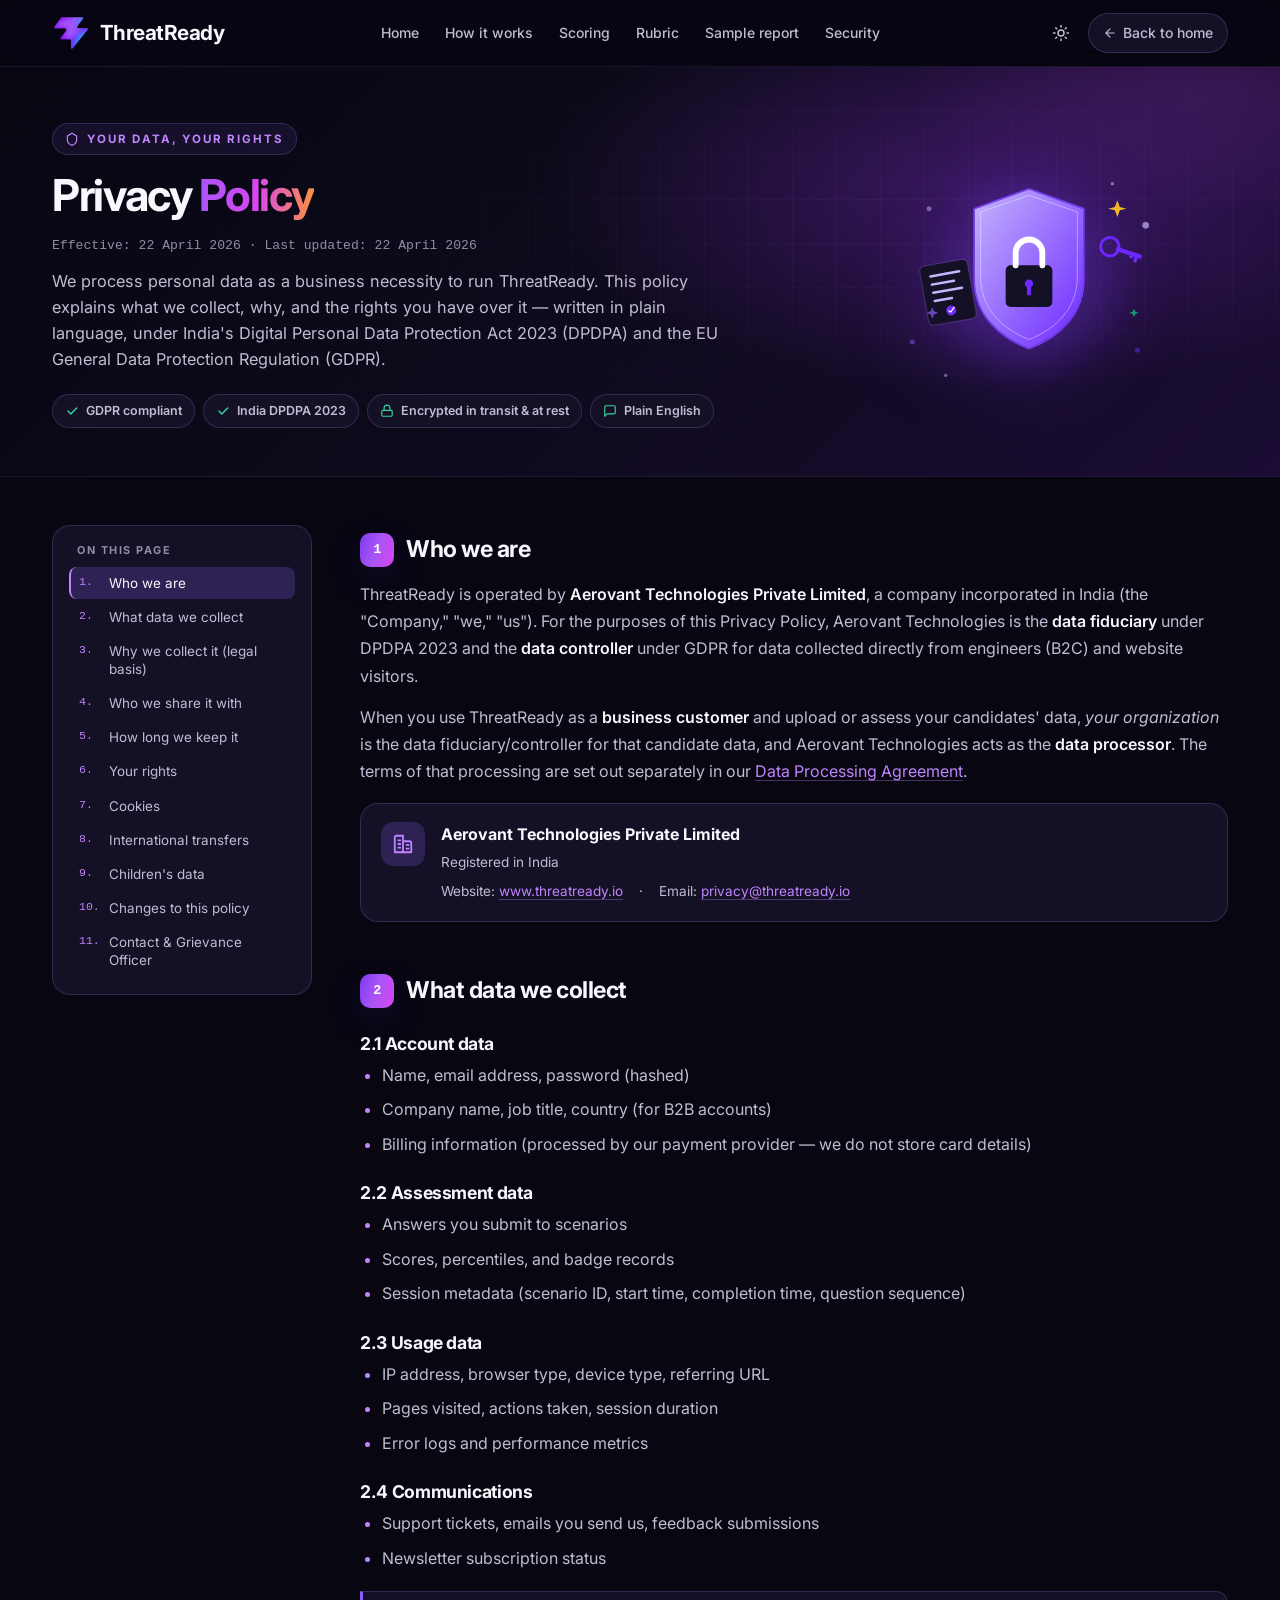
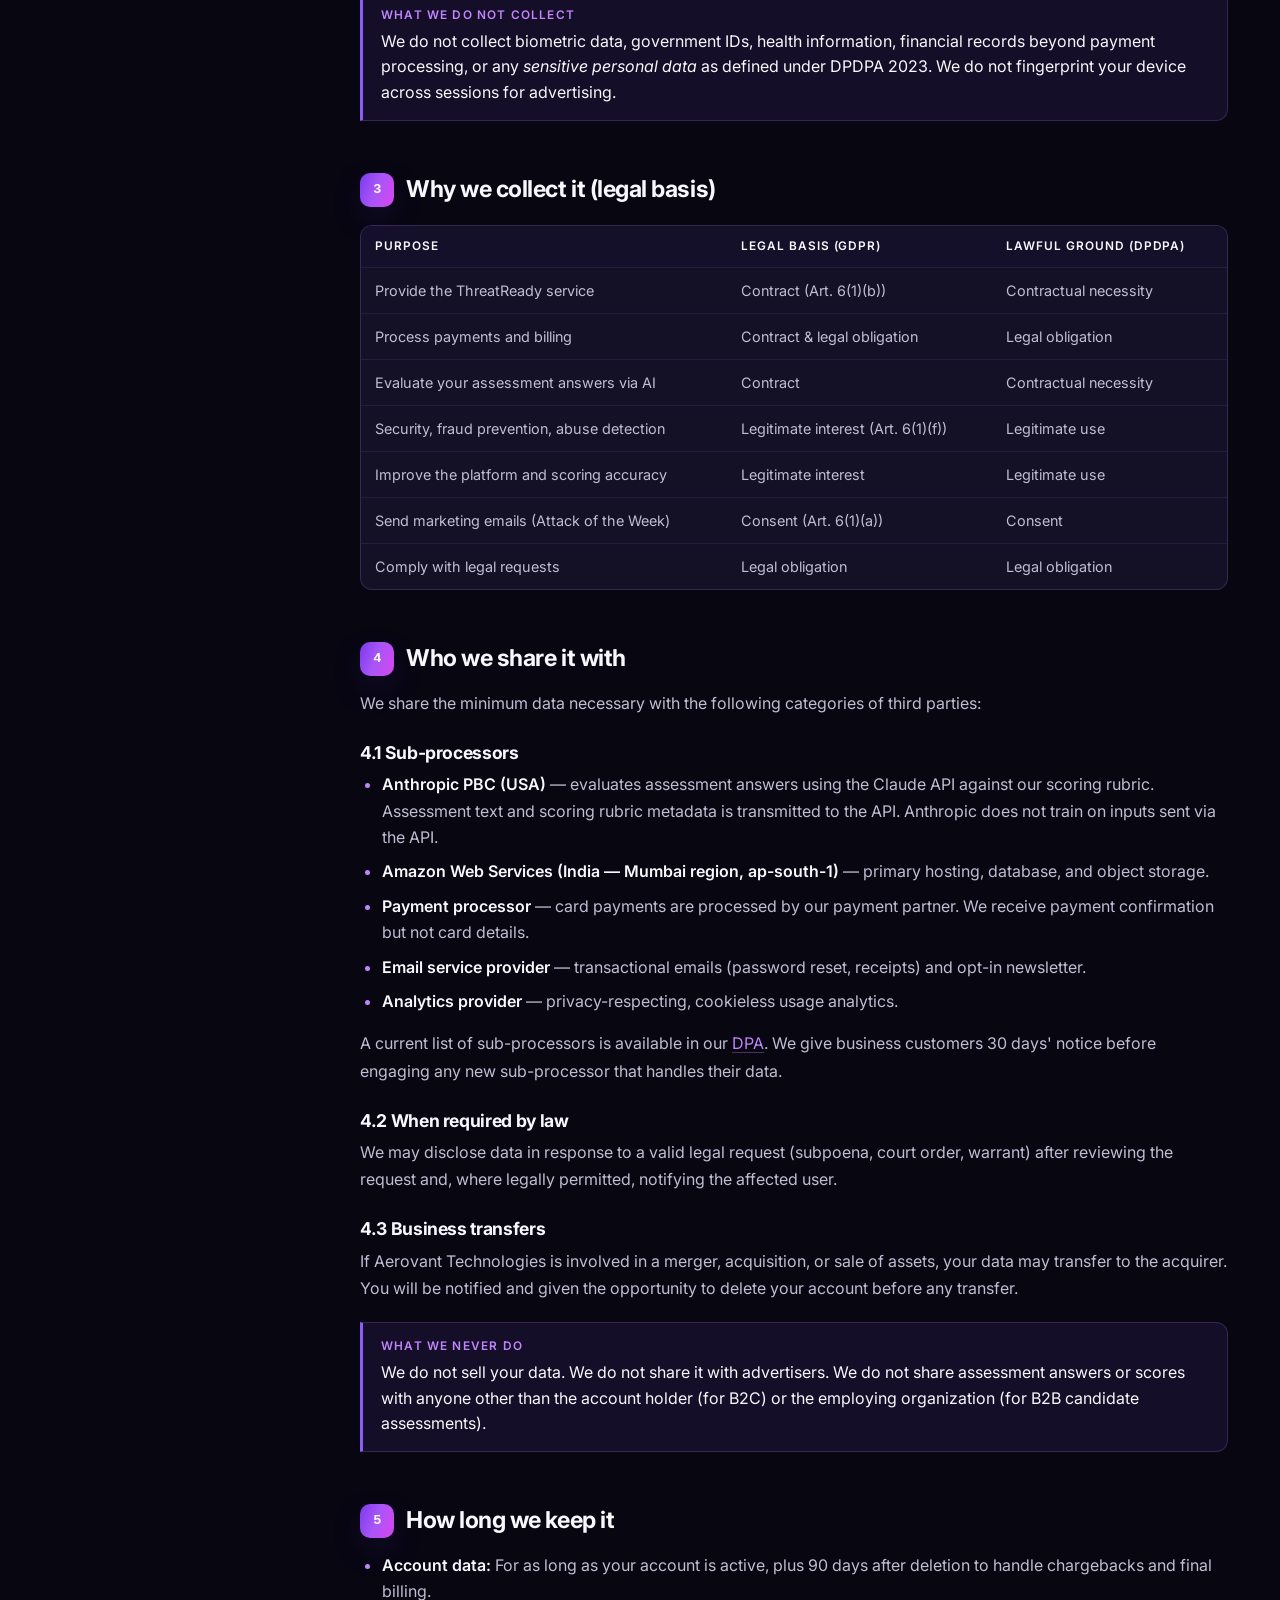
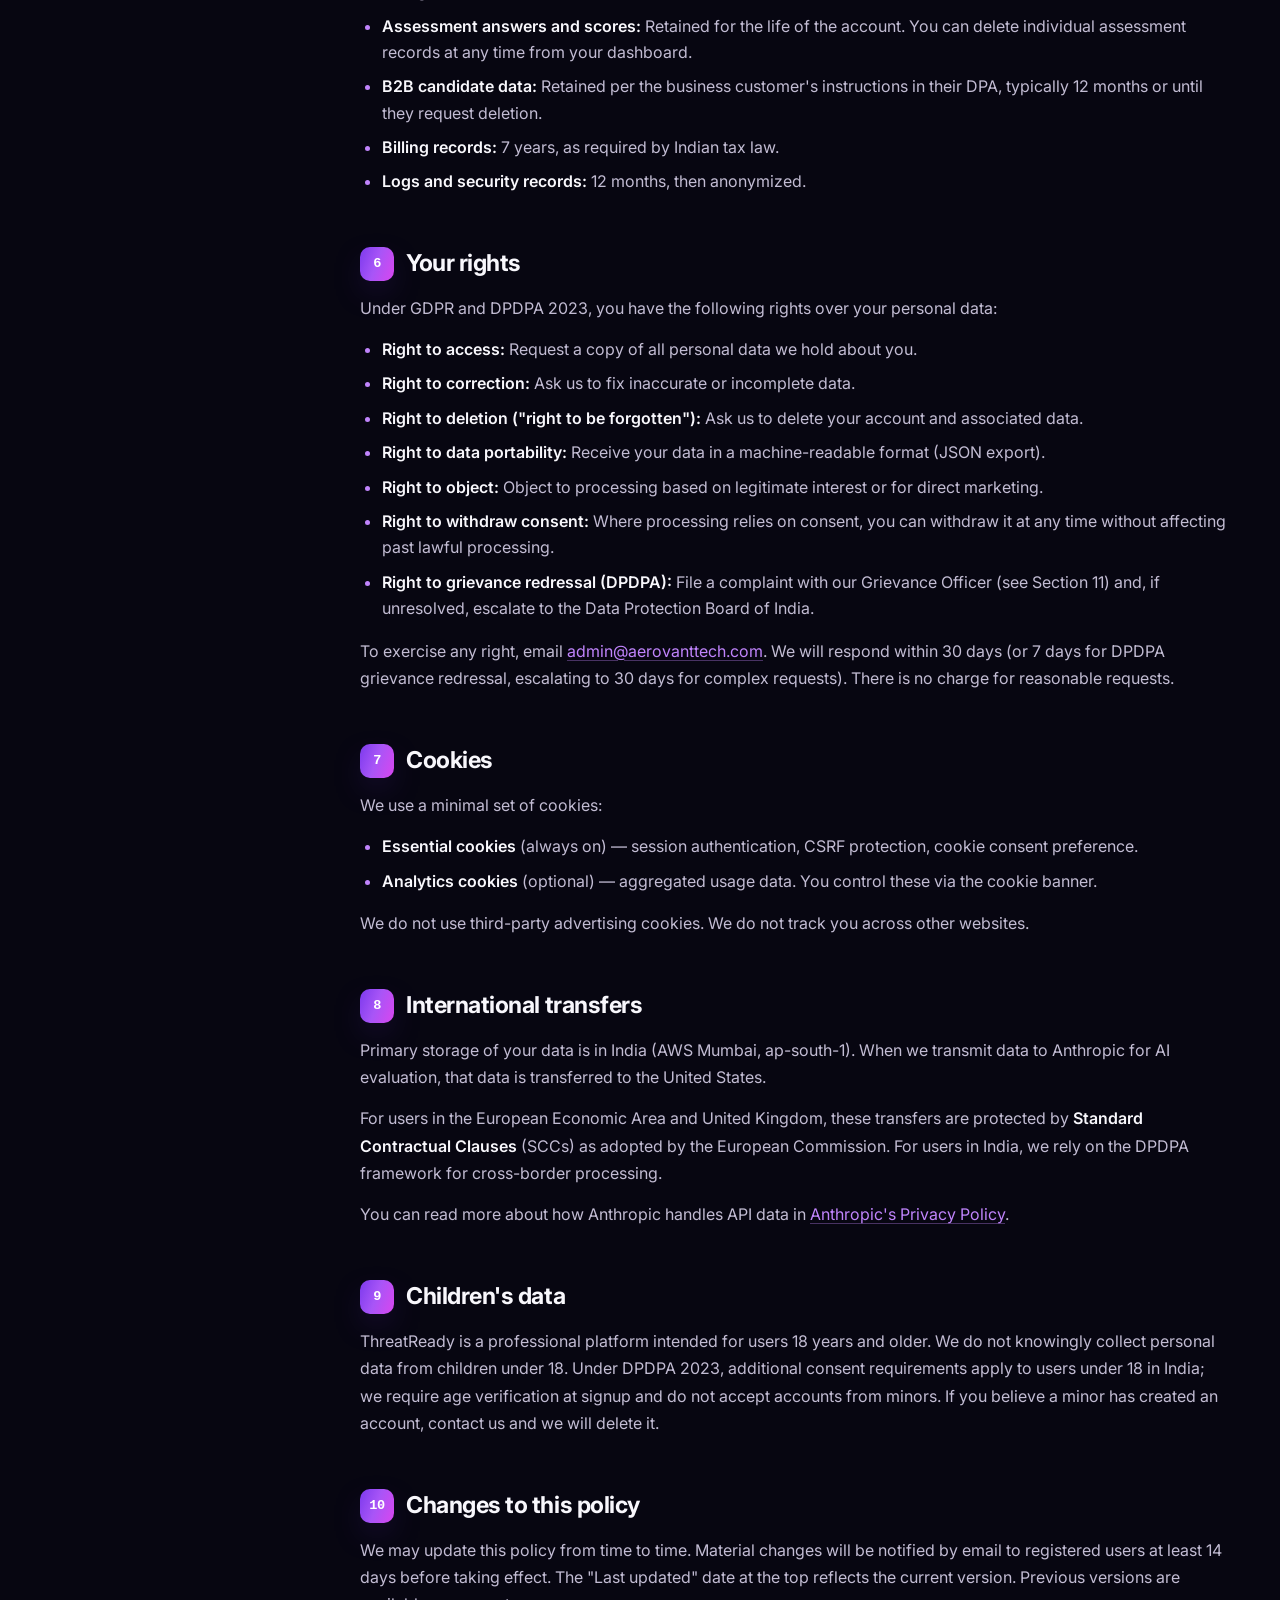
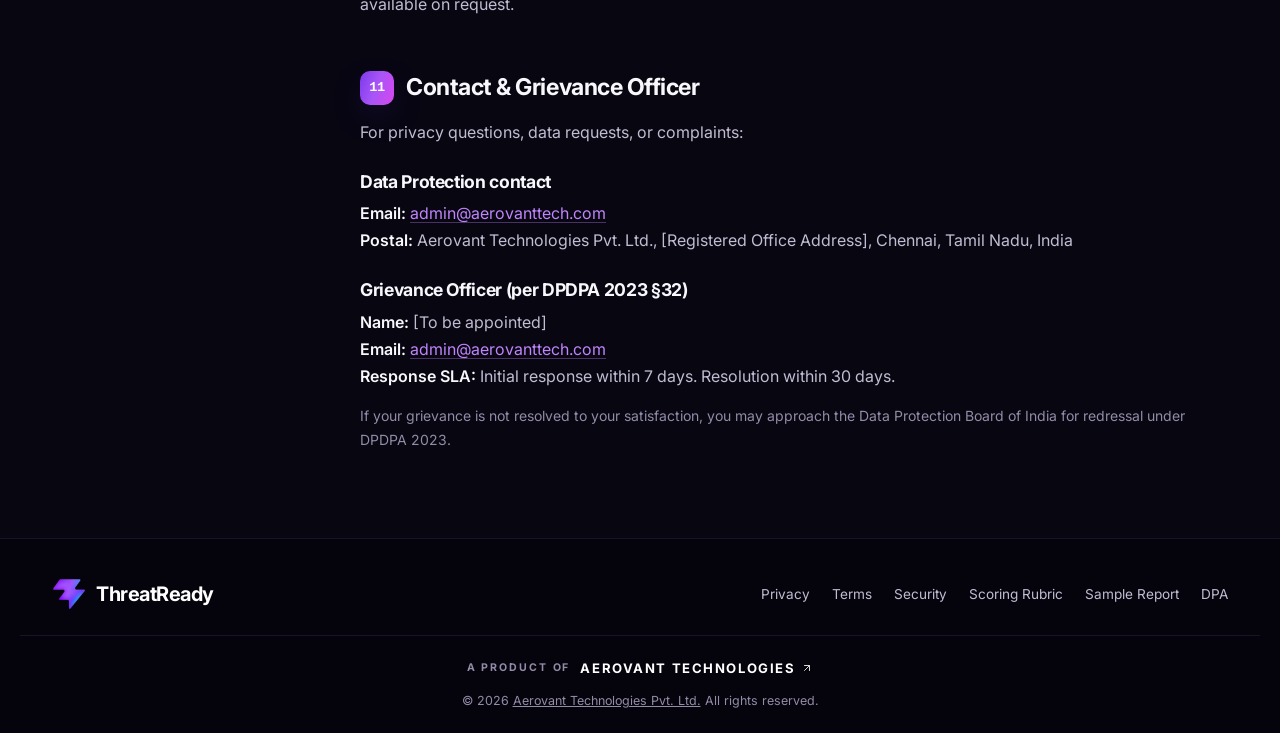
<file: privacy.html>
<!DOCTYPE html>
<html lang="en">
<head>
<meta charset="UTF-8">
<meta name="viewport" content="width=device-width,initial-scale=1.0">
<meta name="description" content="ThreatReady Privacy Policy — how Aerovant Technologies collects, uses, and protects your data. GDPR and India DPDPA 2023 aligned.">
<meta name="robots" content="index, follow">
<title>Privacy Policy — ThreatReady</title>
<link rel="icon" type="image/x-icon" href="favicon.ico">
<link rel="icon" type="image/png" sizes="32x32" href="favicon-32.png">
<link rel="icon" type="image/png" sizes="16x16" href="favicon-16.png">
<script>
(function(){try{var s=localStorage.getItem('tr-theme')||localStorage.getItem('theme');var t=(s==='light'||s==='dark')?s:'dark';document.documentElement.setAttribute('data-theme',t);}catch(e){document.documentElement.setAttribute('data-theme','dark');}})();
</script>
<link rel="preconnect" href="https://fonts.googleapis.com">
<link rel="preconnect" href="https://fonts.gstatic.com" crossorigin>
<link rel="stylesheet" href="https://fonts.googleapis.com/css2?family=Inter:wght@400;500;600;700;800&display=swap">
<link rel="stylesheet" href="site.css">
<link rel="stylesheet" href="legal.css">
</head>
<body>

<nav class="lnav">
<div class="lnav-c">
<a href="index.html" class="logo">
<span class="logo-i" role="img" aria-label="ThreatReady logo"></span>
<span class="logo-t">ThreatReady</span>
</a>
<ul class="lnav-links" aria-label="Pages">
<li><a href="index.html">Home</a></li>
<li><a href="how-it-works.html">How it works</a></li>
<li><a href="transparent-scoring.html">Scoring</a></li>
<li><a href="rubric.html">Rubric</a></li>
<li><a href="sample-report.html">Sample report</a></li>
<li><a href="security.html">Security</a></li>
</ul>
<div class="lnav-r">
<button class="theme-tog" id="themeTog" aria-label="Toggle dark mode" title="Toggle dark mode">
<svg class="sun-i" viewBox="0 0 24 24" fill="none"><circle cx="12" cy="12" r="4" stroke="currentColor" stroke-width="2"/><path d="M12 2v2M12 20v2M4.93 4.93l1.41 1.41M17.66 17.66l1.41 1.41M2 12h2M20 12h2M4.93 19.07l1.41-1.41M17.66 6.34l1.41-1.41" stroke="currentColor" stroke-width="2" stroke-linecap="round"/></svg>
<svg class="moon-i" viewBox="0 0 24 24" fill="none"><path d="M21 12.79A9 9 0 1 1 11.21 3A7 7 0 0 0 21 12.79z" stroke="currentColor" stroke-width="2" stroke-linecap="round" stroke-linejoin="round"/></svg>
</button>
<a href="index.html" class="back"><svg viewBox="0 0 24 24" fill="none"><path d="M19 12H5M12 19l-7-7 7-7" stroke="currentColor" stroke-width="2" stroke-linecap="round" stroke-linejoin="round"/></svg><span>Back to home</span></a>
</div>
</div>
</nav>

<header class="lhero">
<div class="lhero-c">
<div class="lhero-l">
<span class="lhero-eyebrow">
<svg viewBox="0 0 24 24" fill="none"><path d="M12 2L4 7v6c0 5 3.5 8.5 8 10 4.5-1.5 8-5 8-10V7l-8-5z" stroke="currentColor" stroke-width="2" stroke-linejoin="round"/></svg>
Your data, your rights
</span>
<h1>Privacy <span class="accent">Policy</span></h1>
<p class="meta">Effective: 22 April 2026 · Last updated: 22 April 2026</p>
<p class="intro">We process personal data as a business necessity to run ThreatReady. This policy explains what we collect, why, and the rights you have over it — written in plain language, under India's Digital Personal Data Protection Act 2023 (DPDPA) and the EU General Data Protection Regulation (GDPR).</p>
<div class="lhero-badges">
<span class="lhero-badge"><svg viewBox="0 0 24 24" fill="none"><path d="M5 12l5 5L20 7" stroke="currentColor" stroke-width="2.5" stroke-linecap="round" stroke-linejoin="round"/></svg>GDPR compliant</span>
<span class="lhero-badge"><svg viewBox="0 0 24 24" fill="none"><path d="M5 12l5 5L20 7" stroke="currentColor" stroke-width="2.5" stroke-linecap="round" stroke-linejoin="round"/></svg>India DPDPA 2023</span>
<span class="lhero-badge"><svg viewBox="0 0 24 24" fill="none"><rect x="3" y="11" width="18" height="10" rx="2" stroke="currentColor" stroke-width="2"/><path d="M7 11V7a5 5 0 0110 0v4" stroke="currentColor" stroke-width="2"/></svg>Encrypted in transit &amp; at rest</span>
<span class="lhero-badge"><svg viewBox="0 0 24 24" fill="none"><path d="M21 15a2 2 0 01-2 2H7l-4 4V5a2 2 0 012-2h14a2 2 0 012 2z" stroke="currentColor" stroke-width="2" stroke-linejoin="round"/></svg>Plain English</span>
</div>
</div>
<div class="lhero-r">
<svg class="lhero-art" viewBox="0 0 360 320" xmlns="http://www.w3.org/2000/svg" aria-hidden="true">
<defs>
<linearGradient id="prShield" x1="0%" y1="0%" x2="100%" y2="100%">
<stop offset="0%" stop-color="#C4B5FD"/>
<stop offset="100%" stop-color="#6D28FF"/>
</linearGradient>
<radialGradient id="prGlow" cx="50%" cy="50%" r="50%">
<stop offset="0%" stop-color="#8B5CF6" stop-opacity=".25"/>
<stop offset="100%" stop-color="#6D28FF" stop-opacity="0"/>
</radialGradient>
</defs>
<circle cx="180" cy="160" r="140" fill="url(#prGlow)"/>
<circle cx="60" cy="80" r="3" fill="#C4B5FD" opacity=".5"/>
<circle cx="320" cy="100" r="4" fill="#c4b5fd" opacity=".7"/>
<circle cx="40" cy="240" r="3" fill="#8B5CF6" opacity=".5"/>
<circle cx="310" cy="250" r="3" fill="#6D28FF" opacity=".5"/>
<circle cx="280" cy="50" r="2" fill="#c4b5fd" opacity=".6"/>
<circle cx="80" cy="280" r="2" fill="#C4B5FD" opacity=".5"/>
<g transform="translate(48,150) rotate(-10)">
<rect width="58" height="72" rx="6" fill="#fff" stroke="#e7e5eb" stroke-width="1.5"/>
<rect x="10" y="12" width="38" height="3" rx="1.5" fill="#C4B5FD"/>
<rect x="10" y="22" width="30" height="3" rx="1.5" fill="#c4b5fd"/>
<rect x="10" y="32" width="38" height="3" rx="1.5" fill="#c4b5fd"/>
<rect x="10" y="42" width="24" height="3" rx="1.5" fill="#c4b5fd"/>
<circle cx="29" cy="58" r="6" fill="#6D28FF"/>
<path d="M26 58 L28 60 L33 55" stroke="#fff" stroke-width="1.5" stroke-linecap="round" stroke-linejoin="round" fill="none"/>
</g>
<g transform="translate(268,108) rotate(18)">
<circle cx="14" cy="14" r="11" fill="none" stroke="#6D28FF" stroke-width="3.5"/>
<rect x="22" y="11.5" width="32" height="5" rx="1" fill="#6D28FF"/>
<rect x="46" y="11.5" width="4" height="11" fill="#6D28FF"/>
<rect x="40" y="11.5" width="4" height="8" fill="#6D28FF"/>
</g>
<path d="M180 56 L246 80 V164 C246 206 218 234 180 248 C142 234 114 206 114 164 V80 Z" fill="url(#prShield)" stroke="#5B1FE0" stroke-width="2"/>
<path d="M180 56 L246 80 V164 C246 206 218 234 180 248 C142 234 114 206 114 164 V80 Z" fill="none" stroke="rgba(255,255,255,.25)" stroke-width="1" transform="translate(0,4) scale(1) translate(0,-4)"/>
<path d="M180 64 L238 84 V162 C238 199 213 224 180 237 C147 224 122 199 122 162 V84 Z" fill="none" stroke="rgba(255,255,255,.4)" stroke-width="1.2"/>
<rect x="152" y="148" width="56" height="50" rx="6" fill="#fff"/>
<path d="M164 148 V133 a16 16 0 0 1 32 0 V148" fill="none" stroke="#fff" stroke-width="7" stroke-linecap="round"/>
<circle cx="180" cy="170" r="5" fill="#6D28FF"/>
<rect x="177.5" y="170" width="5" height="14" rx="1" fill="#6D28FF"/>
<g fill="#fbbf24" opacity=".95">
<path d="M286 70 L289 78 L297 80 L289 82 L286 90 L283 82 L275 80 L283 78 Z"/>
</g>
<g fill="#8B5CF6" opacity=".7">
<path d="M64 198 L66 203 L71 205 L66 207 L64 212 L62 207 L57 205 L62 203 Z"/>
</g>
<g fill="#10b981" opacity=".8">
<path d="M306 200 L308 204 L312 205 L308 206 L306 210 L304 206 L300 205 L304 204 Z"/>
</g>
</svg>
</div>
</div>
</header>

<main class="lbody lbody-grid">
<aside class="lbody-side">
<div class="ltoc-sticky">
<h4>On this page</h4>
<ol class="toc-list">
<li><a href="#who" data-toc="who"><span class="toc-num">1.</span> Who we are</a></li>
<li><a href="#what" data-toc="what"><span class="toc-num">2.</span> What data we collect</a></li>
<li><a href="#why" data-toc="why"><span class="toc-num">3.</span> Why we collect it (legal basis)</a></li>
<li><a href="#share" data-toc="share"><span class="toc-num">4.</span> Who we share it with</a></li>
<li><a href="#retain" data-toc="retain"><span class="toc-num">5.</span> How long we keep it</a></li>
<li><a href="#rights" data-toc="rights"><span class="toc-num">6.</span> Your rights</a></li>
<li><a href="#cookies" data-toc="cookies"><span class="toc-num">7.</span> Cookies</a></li>
<li><a href="#transfers" data-toc="transfers"><span class="toc-num">8.</span> International transfers</a></li>
<li><a href="#children" data-toc="children"><span class="toc-num">9.</span> Children's data</a></li>
<li><a href="#changes" data-toc="changes"><span class="toc-num">10.</span> Changes to this policy</a></li>
<li><a href="#contact" data-toc="contact"><span class="toc-num">11.</span> Contact &amp; Grievance Officer</a></li>
</ol>
</div>
</aside>
<div class="lbody-content">
<h2 id="who" class="num-h2"><span class="num-badge">1</span><span class="num-title">Who we are</span></h2>
<p>ThreatReady is operated by <strong>Aerovant Technologies Private Limited</strong>, a company incorporated in India (the "Company," "we," "us"). For the purposes of this Privacy Policy, Aerovant Technologies is the <strong>data fiduciary</strong> under DPDPA 2023 and the <strong>data controller</strong> under GDPR for data collected directly from engineers (B2C) and website visitors.</p>
<p>When you use ThreatReady as a <strong>business customer</strong> and upload or assess your candidates' data, <em>your organization</em> is the data fiduciary/controller for that candidate data, and Aerovant Technologies acts as the <strong>data processor</strong>. The terms of that processing are set out separately in our <a href="dpa.html">Data Processing Agreement</a>.</p>


<div class="company-card">
<div class="company-avatar">
<svg viewBox="0 0 24 24" fill="none" xmlns="http://www.w3.org/2000/svg"><path d="M3 21V5a2 2 0 012-2h7v18M3 21h18M12 21V9h7a2 2 0 012 2v10M7 8h2M7 12h2M7 16h2M16 13h2M16 17h2" stroke="currentColor" stroke-width="2" stroke-linecap="round" stroke-linejoin="round"/></svg>
</div>
<div class="company-info">
<div class="company-name">Aerovant Technologies Private Limited</div>
<div class="company-meta">Registered in India</div>
<div class="company-contact"><span>Website: <a href="https://www.threatready.io">www.threatready.io</a></span> · <span>Email: <a href="mailto:privacy@threatready.io">privacy@threatready.io</a></span></div>
</div>
</div>

<h2 id="what" class="num-h2"><span class="num-badge">2</span><span class="num-title">What data we collect</span></h2>

<h3>2.1 Account data</h3>
<ul>
<li>Name, email address, password (hashed)</li>
<li>Company name, job title, country (for B2B accounts)</li>
<li>Billing information (processed by our payment provider — we do not store card details)</li>
</ul>

<h3>2.2 Assessment data</h3>
<ul>
<li>Answers you submit to scenarios</li>
<li>Scores, percentiles, and badge records</li>
<li>Session metadata (scenario ID, start time, completion time, question sequence)</li>
</ul>

<h3>2.3 Usage data</h3>
<ul>
<li>IP address, browser type, device type, referring URL</li>
<li>Pages visited, actions taken, session duration</li>
<li>Error logs and performance metrics</li>
</ul>

<h3>2.4 Communications</h3>
<ul>
<li>Support tickets, emails you send us, feedback submissions</li>
<li>Newsletter subscription status</li>
</ul>

<div class="callout">
<strong>What we do not collect</strong>
We do not collect biometric data, government IDs, health information, financial records beyond payment processing, or any <em>sensitive personal data</em> as defined under DPDPA 2023. We do not fingerprint your device across sessions for advertising.
</div>

<h2 id="why" class="num-h2"><span class="num-badge">3</span><span class="num-title">Why we collect it (legal basis)</span></h2>

<table>
<thead><tr><th>Purpose</th><th>Legal basis (GDPR)</th><th>Lawful ground (DPDPA)</th></tr></thead>
<tbody>
<tr><td>Provide the ThreatReady service</td><td>Contract (Art. 6(1)(b))</td><td>Contractual necessity</td></tr>
<tr><td>Process payments and billing</td><td>Contract &amp; legal obligation</td><td>Legal obligation</td></tr>
<tr><td>Evaluate your assessment answers via AI</td><td>Contract</td><td>Contractual necessity</td></tr>
<tr><td>Security, fraud prevention, abuse detection</td><td>Legitimate interest (Art. 6(1)(f))</td><td>Legitimate use</td></tr>
<tr><td>Improve the platform and scoring accuracy</td><td>Legitimate interest</td><td>Legitimate use</td></tr>
<tr><td>Send marketing emails (Attack of the Week)</td><td>Consent (Art. 6(1)(a))</td><td>Consent</td></tr>
<tr><td>Comply with legal requests</td><td>Legal obligation</td><td>Legal obligation</td></tr>
</tbody>
</table>

<h2 id="share" class="num-h2"><span class="num-badge">4</span><span class="num-title">Who we share it with</span></h2>
<p>We share the minimum data necessary with the following categories of third parties:</p>

<h3>4.1 Sub-processors</h3>
<ul>
<li><strong>Anthropic PBC (USA)</strong> — evaluates assessment answers using the Claude API against our scoring rubric. Assessment text and scoring rubric metadata is transmitted to the API. Anthropic does not train on inputs sent via the API.</li>
<li><strong>Amazon Web Services (India — Mumbai region, ap-south-1)</strong> — primary hosting, database, and object storage.</li>
<li><strong>Payment processor</strong> — card payments are processed by our payment partner. We receive payment confirmation but not card details.</li>
<li><strong>Email service provider</strong> — transactional emails (password reset, receipts) and opt-in newsletter.</li>
<li><strong>Analytics provider</strong> — privacy-respecting, cookieless usage analytics.</li>
</ul>
<p>A current list of sub-processors is available in our <a href="dpa.html">DPA</a>. We give business customers 30 days' notice before engaging any new sub-processor that handles their data.</p>

<h3>4.2 When required by law</h3>
<p>We may disclose data in response to a valid legal request (subpoena, court order, warrant) after reviewing the request and, where legally permitted, notifying the affected user.</p>

<h3>4.3 Business transfers</h3>
<p>If Aerovant Technologies is involved in a merger, acquisition, or sale of assets, your data may transfer to the acquirer. You will be notified and given the opportunity to delete your account before any transfer.</p>

<div class="callout">
<strong>What we never do</strong>
We do not sell your data. We do not share it with advertisers. We do not share assessment answers or scores with anyone other than the account holder (for B2C) or the employing organization (for B2B candidate assessments).
</div>

<h2 id="retain" class="num-h2"><span class="num-badge">5</span><span class="num-title">How long we keep it</span></h2>
<ul>
<li><strong>Account data:</strong> For as long as your account is active, plus 90 days after deletion to handle chargebacks and final billing.</li>
<li><strong>Assessment answers and scores:</strong> Retained for the life of the account. You can delete individual assessment records at any time from your dashboard.</li>
<li><strong>B2B candidate data:</strong> Retained per the business customer's instructions in their DPA, typically 12 months or until they request deletion.</li>
<li><strong>Billing records:</strong> 7 years, as required by Indian tax law.</li>
<li><strong>Logs and security records:</strong> 12 months, then anonymized.</li>
</ul>

<h2 id="rights" class="num-h2"><span class="num-badge">6</span><span class="num-title">Your rights</span></h2>
<p>Under GDPR and DPDPA 2023, you have the following rights over your personal data:</p>
<ul>
<li><strong>Right to access:</strong> Request a copy of all personal data we hold about you.</li>
<li><strong>Right to correction:</strong> Ask us to fix inaccurate or incomplete data.</li>
<li><strong>Right to deletion ("right to be forgotten"):</strong> Ask us to delete your account and associated data.</li>
<li><strong>Right to data portability:</strong> Receive your data in a machine-readable format (JSON export).</li>
<li><strong>Right to object:</strong> Object to processing based on legitimate interest or for direct marketing.</li>
<li><strong>Right to withdraw consent:</strong> Where processing relies on consent, you can withdraw it at any time without affecting past lawful processing.</li>
<li><strong>Right to grievance redressal (DPDPA):</strong> File a complaint with our Grievance Officer (see Section 11) and, if unresolved, escalate to the Data Protection Board of India.</li>
</ul>
<p>To exercise any right, email <a href="mailto:admin@aerovanttech.com">admin@aerovanttech.com</a>. We will respond within 30 days (or 7 days for DPDPA grievance redressal, escalating to 30 days for complex requests). There is no charge for reasonable requests.</p>

<h2 id="cookies" class="num-h2"><span class="num-badge">7</span><span class="num-title">Cookies</span></h2>
<p>We use a minimal set of cookies:</p>
<ul>
<li><strong>Essential cookies</strong> (always on) — session authentication, CSRF protection, cookie consent preference.</li>
<li><strong>Analytics cookies</strong> (optional) — aggregated usage data. You control these via the cookie banner.</li>
</ul>
<p>We do not use third-party advertising cookies. We do not track you across other websites.</p>

<h2 id="transfers" class="num-h2"><span class="num-badge">8</span><span class="num-title">International transfers</span></h2>
<p>Primary storage of your data is in India (AWS Mumbai, ap-south-1). When we transmit data to Anthropic for AI evaluation, that data is transferred to the United States.</p>
<p>For users in the European Economic Area and United Kingdom, these transfers are protected by <strong>Standard Contractual Clauses</strong> (SCCs) as adopted by the European Commission. For users in India, we rely on the DPDPA framework for cross-border processing.</p>
<p>You can read more about how Anthropic handles API data in <a href="https://www.anthropic.com/legal/privacy" target="_blank" rel="noopener">Anthropic's Privacy Policy</a>.</p>

<h2 id="children" class="num-h2"><span class="num-badge">9</span><span class="num-title">Children's data</span></h2>
<p>ThreatReady is a professional platform intended for users 18 years and older. We do not knowingly collect personal data from children under 18. Under DPDPA 2023, additional consent requirements apply to users under 18 in India; we require age verification at signup and do not accept accounts from minors. If you believe a minor has created an account, contact us and we will delete it.</p>

<h2 id="changes" class="num-h2"><span class="num-badge">10</span><span class="num-title">Changes to this policy</span></h2>
<p>We may update this policy from time to time. Material changes will be notified by email to registered users at least 14 days before taking effect. The "Last updated" date at the top reflects the current version. Previous versions are available on request.</p>

<h2 id="contact" class="num-h2"><span class="num-badge">11</span><span class="num-title">Contact &amp; Grievance Officer</span></h2>
<p>For privacy questions, data requests, or complaints:</p>

<h3>Data Protection contact</h3>
<p><strong>Email:</strong> <a href="mailto:admin@aerovanttech.com">admin@aerovanttech.com</a><br>
<strong>Postal:</strong> Aerovant Technologies Pvt. Ltd., [Registered Office Address], Chennai, Tamil Nadu, India</p>

<h3>Grievance Officer (per DPDPA 2023 §32)</h3>
<p><strong>Name:</strong> [To be appointed]<br>
<strong>Email:</strong> <a href="mailto:admin@aerovanttech.com">admin@aerovanttech.com</a><br>
<strong>Response SLA:</strong> Initial response within 7 days. Resolution within 30 days.</p>

<p class="muted">If your grievance is not resolved to your satisfaction, you may approach the Data Protection Board of India for redressal under DPDPA 2023.</p>
</div>
</main>

<footer class="lft">
<div class="lft-c">
<a href="index.html" class="logo">
<span class="logo-i" role="img" aria-label="ThreatReady logo"></span>
<span class="logo-t">ThreatReady</span>
</a>
<ul class="lft-l">
<li><a href="privacy.html" target="_blank" rel="noopener noreferrer">Privacy</a></li>
<li><a href="terms.html" target="_blank" rel="noopener noreferrer">Terms</a></li>
<li><a href="security.html" target="_blank" rel="noopener noreferrer">Security</a></li>
<li><a href="rubric.html" target="_blank" rel="noopener noreferrer">Scoring Rubric</a></li>
<li><a href="sample-report.html" target="_blank" rel="noopener noreferrer">Sample Report</a></li>
<li><a href="dpa.html" target="_blank" rel="noopener noreferrer">DPA</a></li>
</ul>
</div>
<div class="aprod"><span>A PRODUCT OF</span><a href="https://aerovanttech.com/" target="_blank" rel="noopener">AEROVANT TECHNOLOGIES<svg viewBox="0 0 24 24" fill="none"><path d="M7 17L17 7M7 7h10v10" stroke="currentColor" stroke-width="2" stroke-linecap="round"/></svg></a></div><div class="lft-bot">&copy; 2026 <a href="https://aerovanttech.com/" target="_blank" rel="noopener" style="color:inherit;text-decoration:underline">Aerovant Technologies Pvt. Ltd.</a> All rights reserved.</div>
</footer>


<script>
(function(){var t=document.getElementById('themeTog');if(!t)return;t.addEventListener('click',function(){var c=document.documentElement.getAttribute('data-theme')||'dark';var n=c==='dark'?'light':'dark';document.documentElement.setAttribute('data-theme',n);try{localStorage.setItem('tr-theme',n);}catch(e){}});})();
</script>

<script>
/* Smart back link — remember where the visitor came from.
   Priority:  ?from=<id>  >  referrer hash  >  plain index.html  */
(function(){
  var back = document.querySelector('a.back');
  if(!back) return;
  var target = 'index.html';
  var label = 'Back to home';
  try{
    var params = new URLSearchParams(location.search);
    var from = params.get('from');
    if(from && /^[a-z0-9_-]+$/i.test(from)){
      target = 'index.html#' + from;
      label = 'Back to site';
    } else if(document.referrer){
      var r = new URL(document.referrer, location.href);
      if(r.origin === location.origin && (r.pathname.endsWith('/index.html') || r.pathname === '/' || r.pathname === '')){
        if(r.hash){
          target = 'index.html' + r.hash;
          label = 'Back to site';
        }
      }
    }
  }catch(e){}
  // only update href (keep the arrow SVG + text intact)
  back.setAttribute('href', target);
  // update the trailing text node after the SVG
  var tn = null;
  back.childNodes.forEach(function(n){ if(n.nodeType === 3 && n.nodeValue.trim()) tn = n; });
  if(tn) tn.nodeValue = label;
})();
</script>

<script>
/* Active TOC item on scroll */
(function(){
  const tocLinks = document.querySelectorAll('.ltoc-sticky a[data-toc]');
  if (!tocLinks.length) return;
  
  const sectionIds = Array.from(tocLinks).map(a => a.getAttribute('data-toc'));
  const sections = sectionIds.map(id => document.getElementById(id)).filter(Boolean);
  
  function setActive(){
    const scrollPos = window.scrollY + 140;
    let activeIdx = 0;
    for (let i = 0; i < sections.length; i++){
      if (sections[i].offsetTop <= scrollPos) activeIdx = i;
    }
    tocLinks.forEach(a => a.classList.remove('is-active'));
    if (tocLinks[activeIdx]) tocLinks[activeIdx].classList.add('is-active');
  }
  
  setActive();
  window.addEventListener('scroll', setActive, { passive: true });
  window.addEventListener('resize', setActive);
})();
</script>

<script src="back-to-top.js" defer></script>
</body>
</html>
</file>
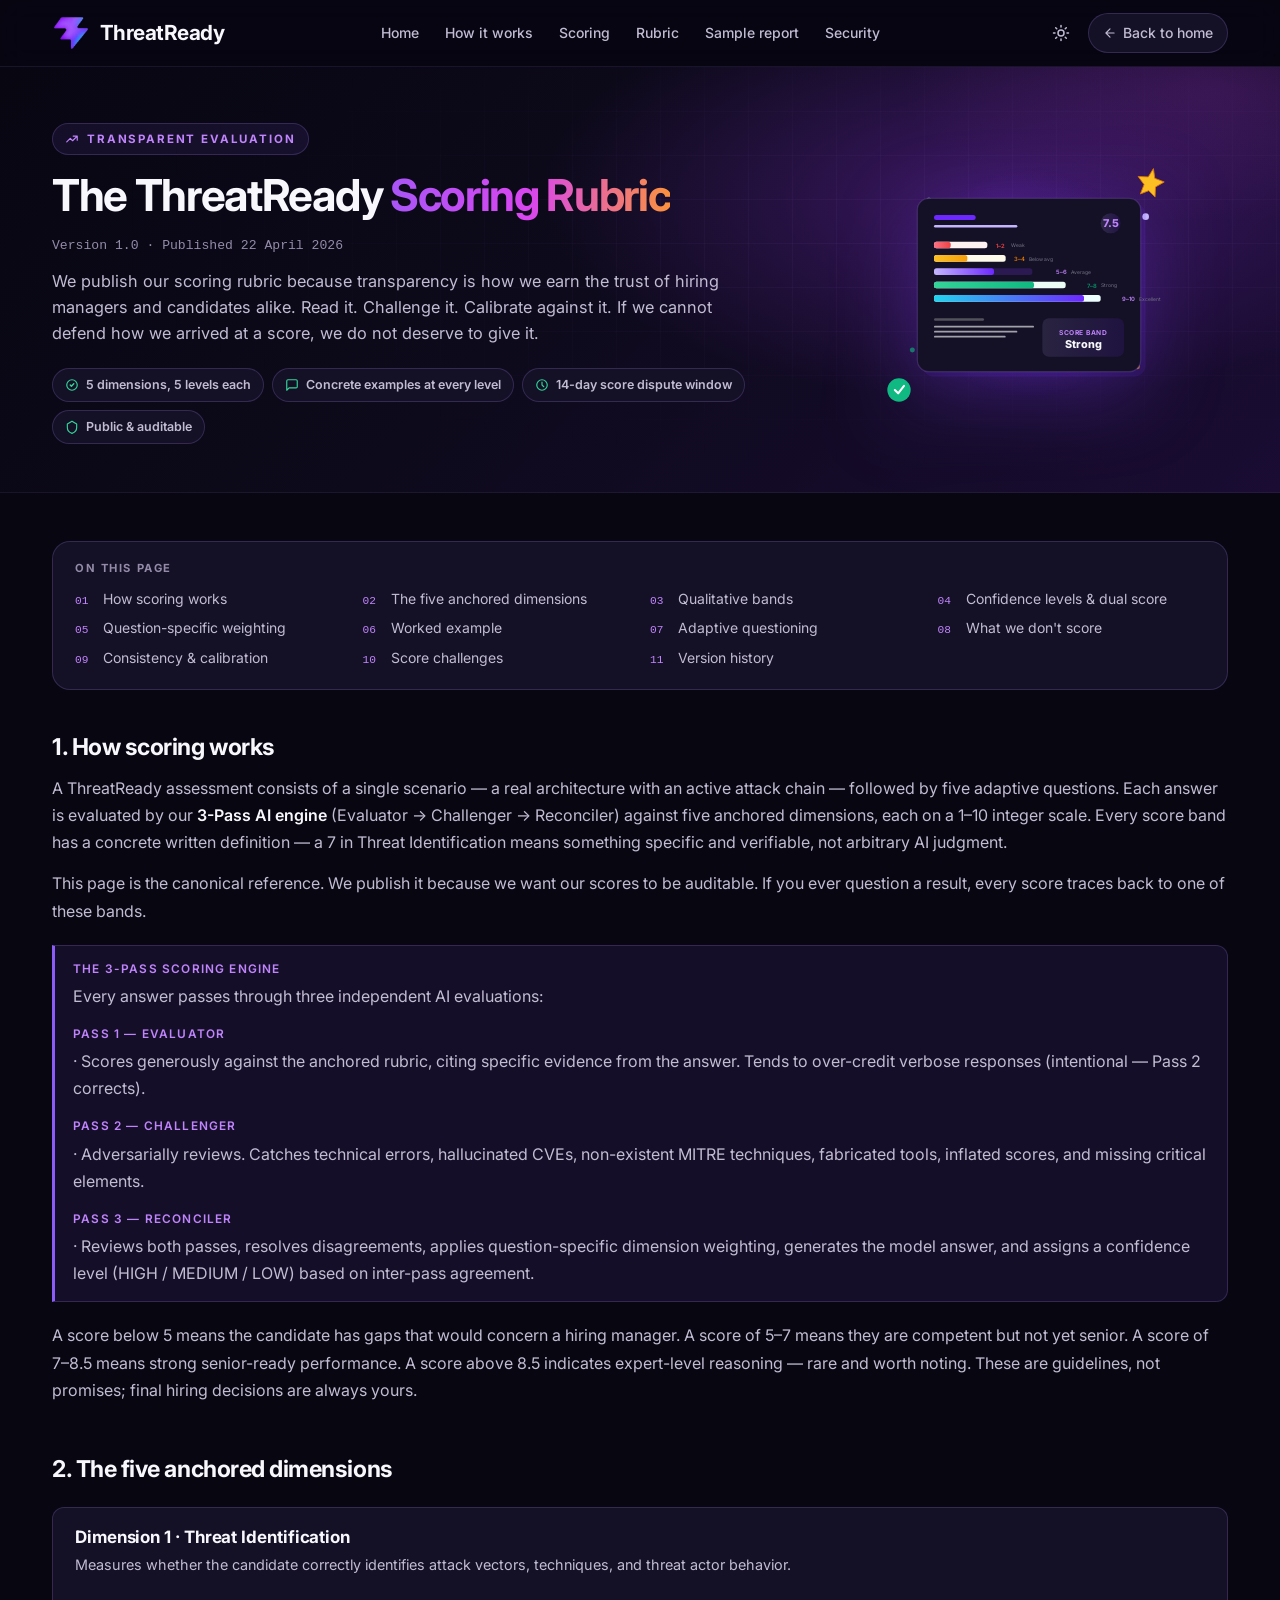
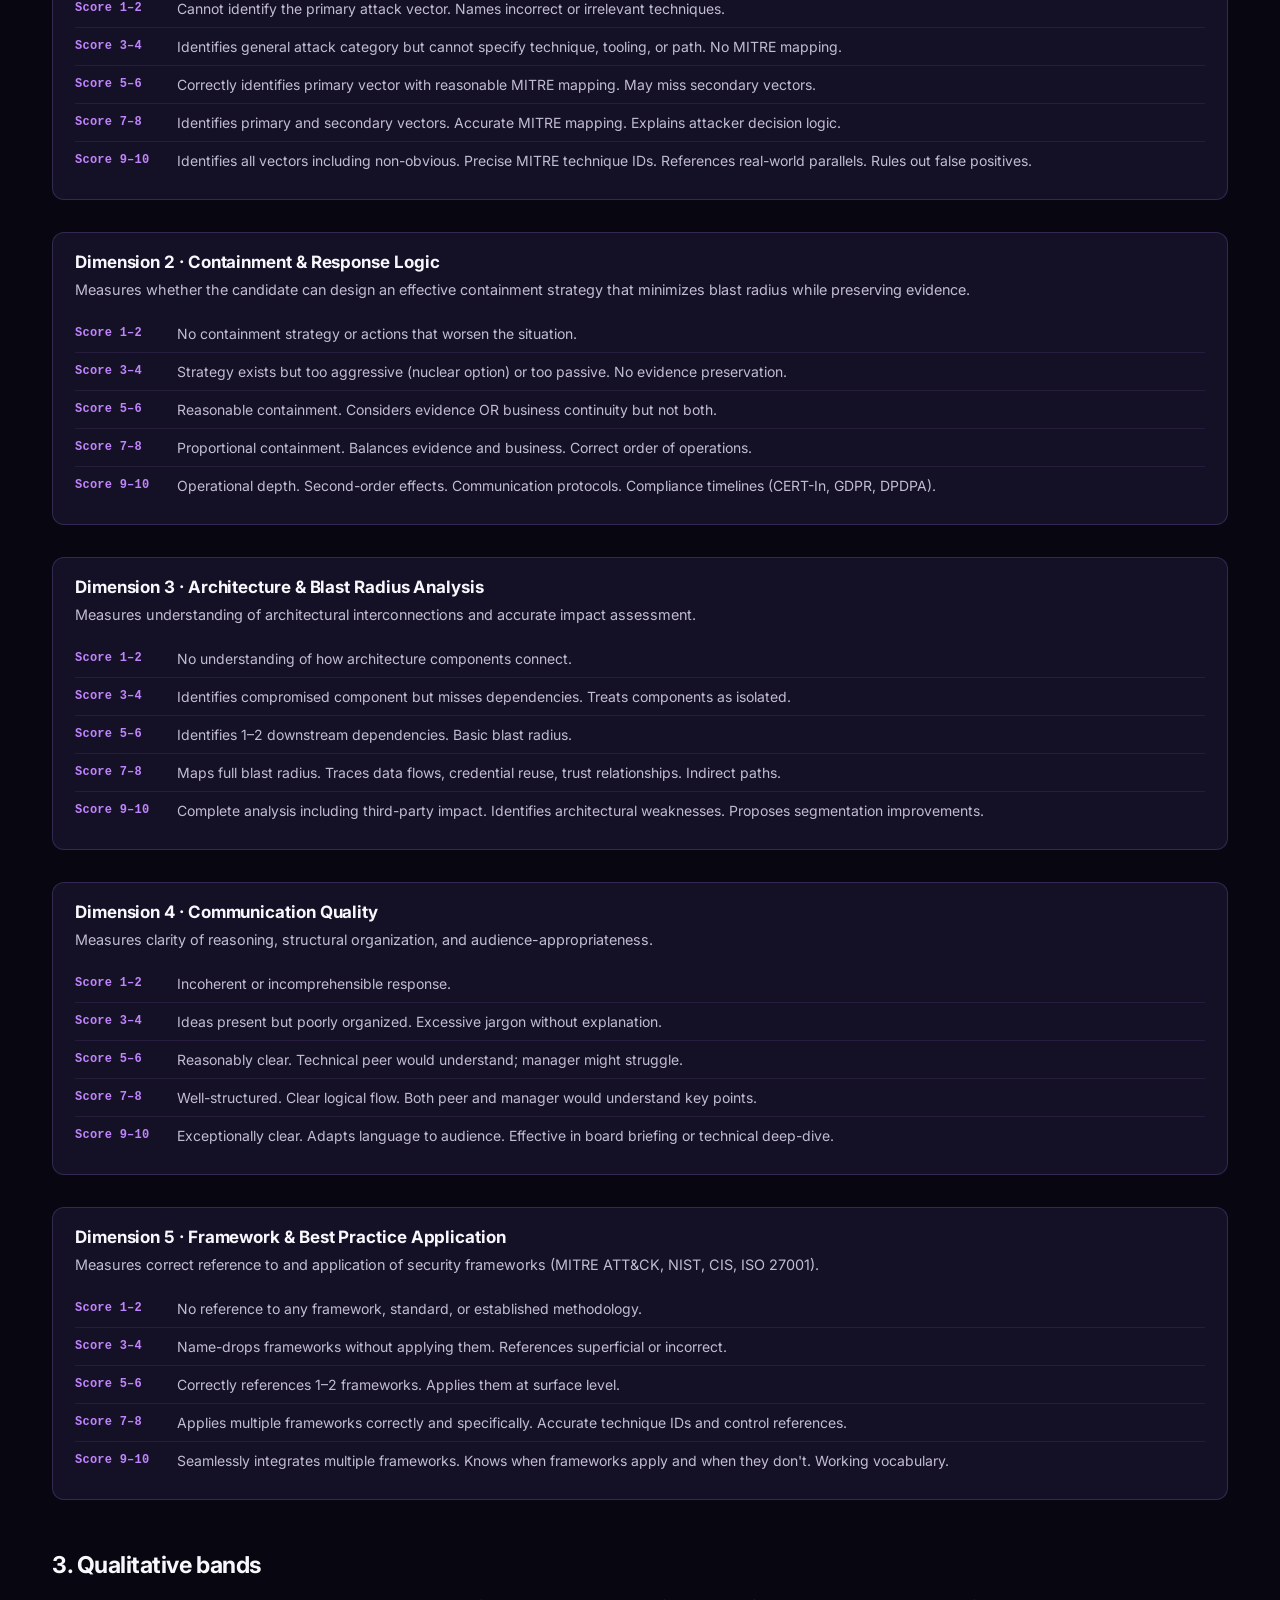
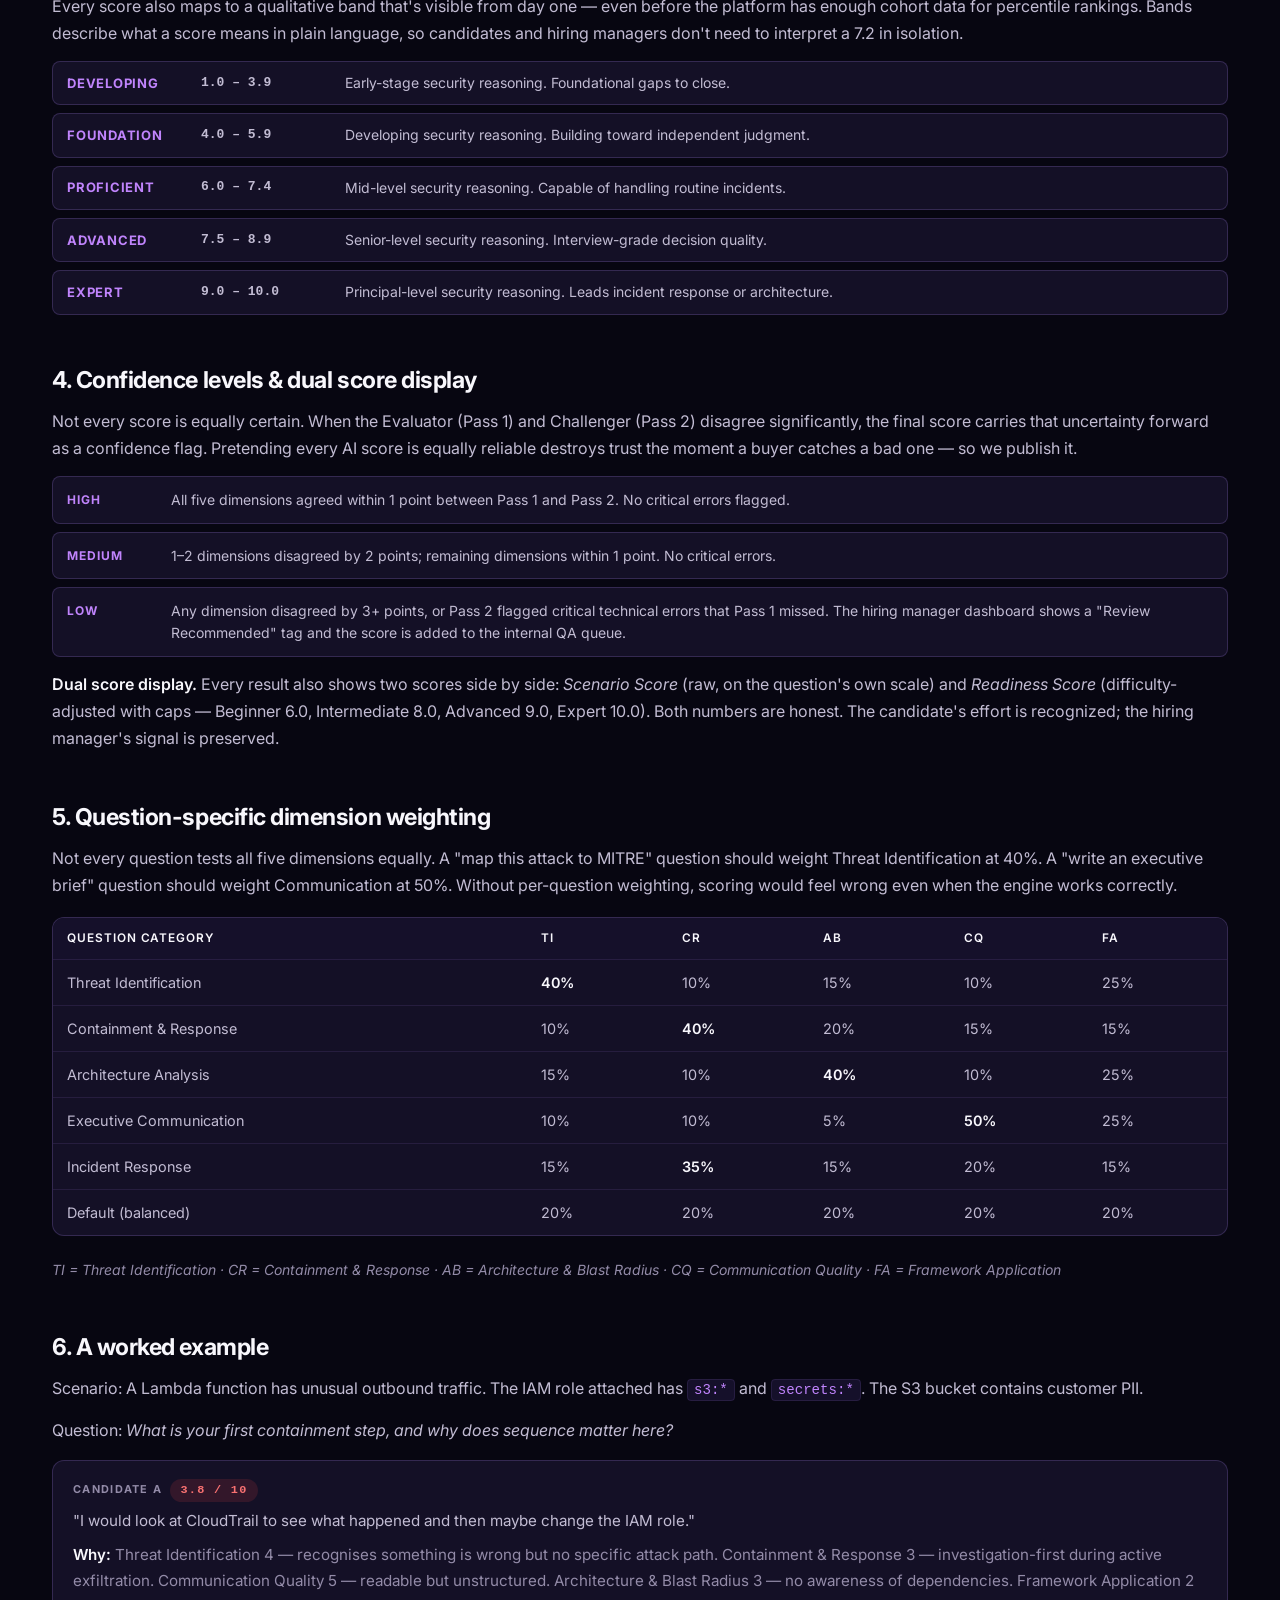
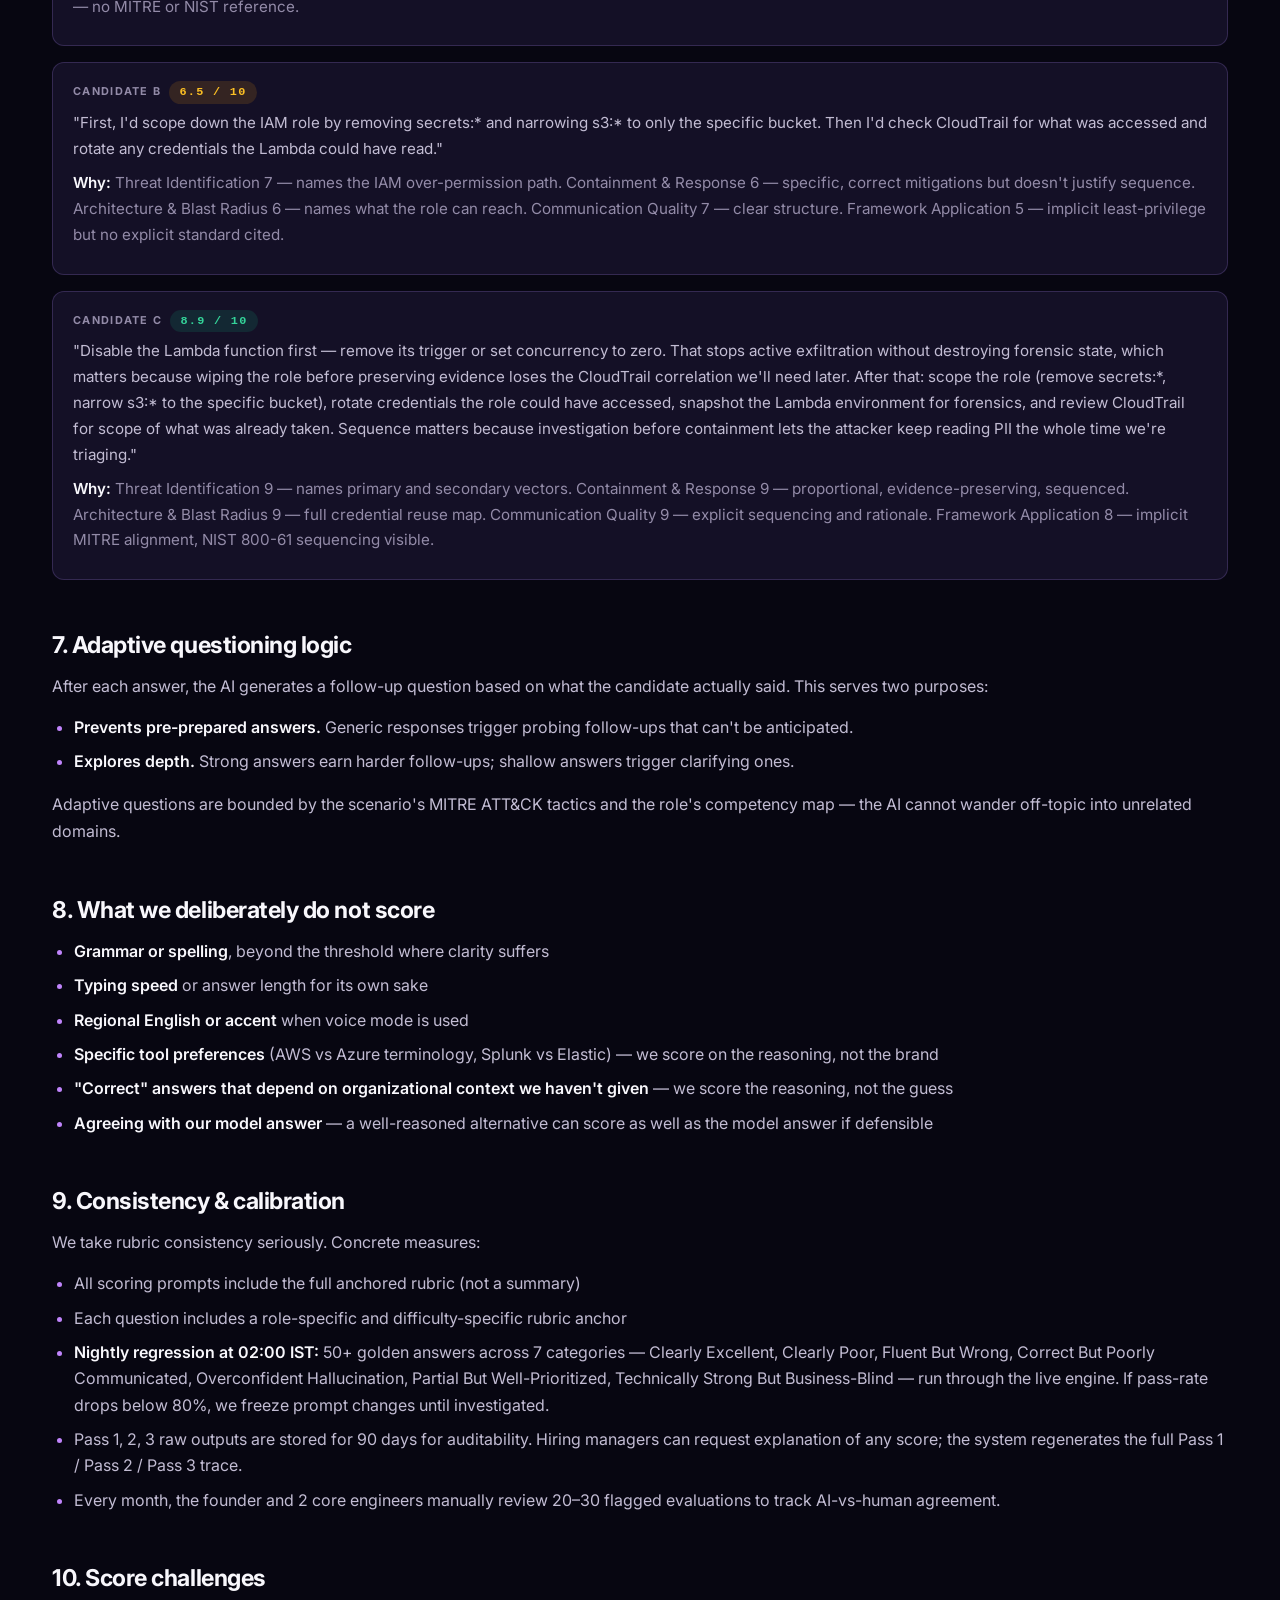
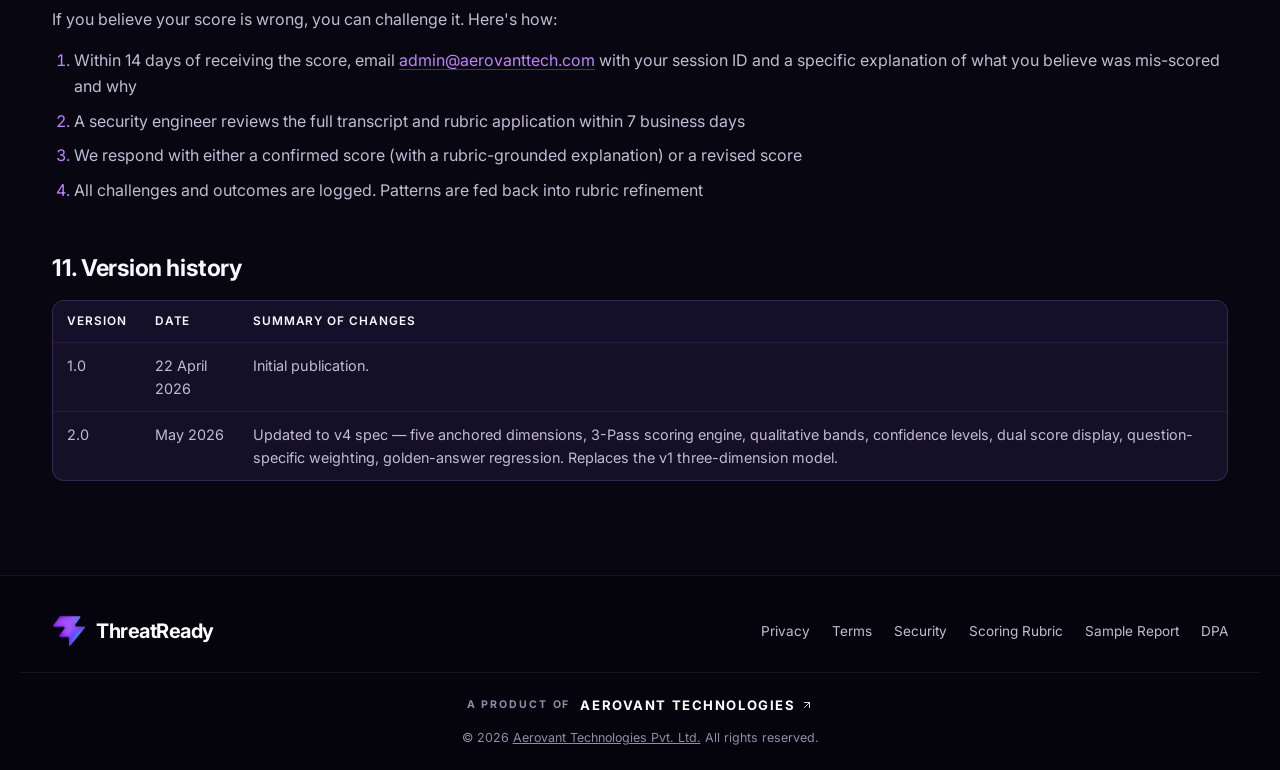
<file: rubric.html>
<!DOCTYPE html>
<html lang="en">
<head>
<meta charset="UTF-8">
<meta name="viewport" content="width=device-width,initial-scale=1.0">
<meta name="description" content="ThreatReady's public scoring rubric. The five anchored dimensions used by our 3-Pass AI engine — Threat Identification, Containment & Response, Architecture & Blast Radius, Communication Quality, Framework Application — with concrete score-band definitions for each.">
<meta name="robots" content="index, follow">
<title>Scoring Rubric — ThreatReady</title>
<link rel="icon" type="image/x-icon" href="favicon.ico">
<link rel="icon" type="image/png" sizes="32x32" href="favicon-32.png">
<link rel="icon" type="image/png" sizes="16x16" href="favicon-16.png">
<script>
(function(){try{var s=localStorage.getItem('tr-theme')||localStorage.getItem('theme');var t=(s==='light'||s==='dark')?s:'dark';document.documentElement.setAttribute('data-theme',t);}catch(e){document.documentElement.setAttribute('data-theme','dark');}})();
</script>
<link rel="preconnect" href="https://fonts.googleapis.com">
<link rel="preconnect" href="https://fonts.gstatic.com" crossorigin>
<link rel="stylesheet" href="https://fonts.googleapis.com/css2?family=Inter:wght@400;500;600;700;800&display=swap">
<link rel="stylesheet" href="site.css">
<link rel="stylesheet" href="legal.css">
<style>
.rdim{margin:24px 0 32px;padding:20px 22px;background:var(--surface);border:1px solid var(--border);border-radius:12px}
.rdim h3{margin:0 0 6px;font-size:1.0625rem;letter-spacing:-.005em}
.rdim-desc{margin:0 0 12px;color:var(--text-2);font-size:.9rem;line-height:1.55}
.rband{display:grid;grid-template-columns:90px 1fr;gap:12px;padding:8px 0;border-top:1px solid var(--border-2);font-size:.875rem;line-height:1.5}
.rband:first-of-type{border-top:none;padding-top:6px}
.rband-l{font-family:var(--mono);font-weight:700;font-size:.75rem;color:var(--accent);letter-spacing:.02em;padding-top:1px}
.rband-t{color:var(--text-2)}
@media (max-width:520px){.rband{grid-template-columns:1fr;gap:2px}.rband-l{font-size:.7rem}}
.qband{display:grid;grid-template-columns:120px 130px 1fr;gap:14px;padding:10px 14px;background:var(--surface);border:1px solid var(--border);border-radius:8px;margin-bottom:8px;align-items:center}
.qband-r{font-family:var(--mono);font-weight:600;font-size:.8125rem;color:var(--text-2)}
.qband-l{font-weight:700;font-size:.8125rem;letter-spacing:.06em;color:var(--accent);text-transform:uppercase}
.qband-d{font-size:.875rem;color:var(--text-2)}
@media (max-width:600px){.qband{grid-template-columns:1fr;gap:4px}.qband-l{order:1}.qband-r{order:2;color:var(--text-3)}.qband-d{order:3}}
.cflag{display:grid;grid-template-columns:90px 1fr;gap:14px;padding:12px 14px;background:var(--surface);border:1px solid var(--border);border-radius:8px;margin-bottom:8px;font-size:.875rem;line-height:1.55}
.cflag-h{font-weight:700;font-size:.75rem;letter-spacing:.08em;color:var(--accent);text-transform:uppercase;padding-top:2px}
.cflag-d{color:var(--text-2)}
</style>
</head>
<body>

<nav class="lnav">
<div class="lnav-c">
<a href="index.html" class="logo">
<span class="logo-i" role="img" aria-label="ThreatReady logo"></span>
<span class="logo-t">ThreatReady</span>
</a>
<ul class="lnav-links" aria-label="Pages">
<li><a href="index.html">Home</a></li>
<li><a href="how-it-works.html">How it works</a></li>
<li><a href="transparent-scoring.html">Scoring</a></li>
<li><a href="rubric.html">Rubric</a></li>
<li><a href="sample-report.html">Sample report</a></li>
<li><a href="security.html">Security</a></li>
</ul>
<div class="lnav-r">
<button class="theme-tog" id="themeTog" aria-label="Toggle dark mode" title="Toggle dark mode">
<svg class="sun-i" viewBox="0 0 24 24" fill="none"><circle cx="12" cy="12" r="4" stroke="currentColor" stroke-width="2"/><path d="M12 2v2M12 20v2M4.93 4.93l1.41 1.41M17.66 17.66l1.41 1.41M2 12h2M20 12h2M4.93 19.07l1.41-1.41M17.66 6.34l1.41-1.41" stroke="currentColor" stroke-width="2" stroke-linecap="round"/></svg>
<svg class="moon-i" viewBox="0 0 24 24" fill="none"><path d="M21 12.79A9 9 0 1 1 11.21 3A7 7 0 0 0 21 12.79z" stroke="currentColor" stroke-width="2" stroke-linecap="round" stroke-linejoin="round"/></svg>
</button>
<a href="index.html" class="back"><svg viewBox="0 0 24 24" fill="none"><path d="M19 12H5M12 19l-7-7 7-7" stroke="currentColor" stroke-width="2" stroke-linecap="round" stroke-linejoin="round"/></svg><span>Back to home</span></a>
</div>
</div>
</nav>

<header class="lhero">
<div class="lhero-c">
<div class="lhero-l">
<span class="lhero-eyebrow">
<svg viewBox="0 0 24 24" fill="none"><path d="M3 17l6-6 4 4 8-8M14 7h7v7" stroke="currentColor" stroke-width="2" stroke-linecap="round" stroke-linejoin="round"/></svg>
Transparent evaluation
</span>
<h1>The ThreatReady <span class="accent">Scoring Rubric</span></h1>
<p class="meta">Version 1.0 · Published 22 April 2026</p>
<p class="intro">We publish our scoring rubric because transparency is how we earn the trust of hiring managers and candidates alike. Read it. Challenge it. Calibrate against it. If we cannot defend how we arrived at a score, we do not deserve to give it.</p>
<div class="lhero-badges">
<span class="lhero-badge"><svg viewBox="0 0 24 24" fill="none"><path d="M9 12l2 2 4-4" stroke="currentColor" stroke-width="2.5" stroke-linecap="round" stroke-linejoin="round"/><circle cx="12" cy="12" r="9" stroke="currentColor" stroke-width="2"/></svg>5 dimensions, 5 levels each</span>
<span class="lhero-badge"><svg viewBox="0 0 24 24" fill="none"><path d="M21 15a2 2 0 01-2 2H7l-4 4V5a2 2 0 012-2h14a2 2 0 012 2z" stroke="currentColor" stroke-width="2" stroke-linejoin="round"/></svg>Concrete examples at every level</span>
<span class="lhero-badge"><svg viewBox="0 0 24 24" fill="none"><circle cx="12" cy="12" r="9" stroke="currentColor" stroke-width="2"/><path d="M12 7v5l3 3" stroke="currentColor" stroke-width="2" stroke-linecap="round"/></svg>14-day score dispute window</span>
<span class="lhero-badge"><svg viewBox="0 0 24 24" fill="none"><path d="M12 2L4 7v6c0 5 3.5 8.5 8 10 4.5-1.5 8-5 8-10V7l-8-5z" stroke="currentColor" stroke-width="2" stroke-linejoin="round"/></svg>Public &amp; auditable</span>
</div>
</div>
<div class="lhero-r">
<svg class="lhero-art" viewBox="0 0 360 320" xmlns="http://www.w3.org/2000/svg" aria-hidden="true">
<defs>
<linearGradient id="rbBar1" x1="0%" y1="0%" x2="100%" y2="0%">
<stop offset="0%" stop-color="#fb7185"/><stop offset="100%" stop-color="#ef4444"/>
</linearGradient>
<linearGradient id="rbBar2" x1="0%" y1="0%" x2="100%" y2="0%">
<stop offset="0%" stop-color="#fbbf24"/><stop offset="100%" stop-color="#f59e0b"/>
</linearGradient>
<linearGradient id="rbBar3" x1="0%" y1="0%" x2="100%" y2="0%">
<stop offset="0%" stop-color="#C4B5FD"/><stop offset="100%" stop-color="#6D28FF"/>
</linearGradient>
<linearGradient id="rbBar4" x1="0%" y1="0%" x2="100%" y2="0%">
<stop offset="0%" stop-color="#34d399"/><stop offset="100%" stop-color="#10b981"/>
</linearGradient>
<linearGradient id="rbBar5" x1="0%" y1="0%" x2="100%" y2="0%">
<stop offset="0%" stop-color="#22d3ee"/><stop offset="100%" stop-color="#6D28FF"/>
</linearGradient>
<radialGradient id="rbGlow" cx="50%" cy="50%" r="50%">
<stop offset="0%" stop-color="#8B5CF6" stop-opacity=".22"/>
<stop offset="100%" stop-color="#6D28FF" stop-opacity="0"/>
</radialGradient>
</defs>
<circle cx="180" cy="160" r="140" fill="url(#rbGlow)"/>
<circle cx="60" cy="60" r="3" fill="#C4B5FD" opacity=".5"/>
<circle cx="320" cy="80" r="4" fill="#c4b5fd"/>
<circle cx="40" cy="240" r="3" fill="#10b981" opacity=".6"/>
<circle cx="310" cy="260" r="3" fill="#f59e0b" opacity=".6"/>
<g transform="translate(46,58)">
<rect x="6" y="6" width="268" height="208" rx="14" fill="#6D28FF" opacity=".12"/>
<rect width="268" height="208" rx="14" fill="#fff" stroke="#e7e5eb" stroke-width="1.5"/>
<rect x="20" y="20" width="50" height="6" rx="3" fill="#6D28FF"/>
<rect x="20" y="32" width="100" height="3" rx="1.5" fill="#c4b5fd"/>
<g transform="translate(220,18)">
<circle cx="12" cy="12" r="12" fill="url(#rbBar3)" opacity=".15"/>
<text x="12" y="17" text-anchor="middle" font-family="Inter,sans-serif" font-weight="800" font-size="13" fill="#6D28FF">7.5</text>
</g>
<g transform="translate(20,52)">
<rect width="64" height="8" rx="3" fill="#fef2f2"/>
<rect width="20" height="8" rx="3" fill="url(#rbBar1)"/>
<text x="74" y="7" font-family="Inter,sans-serif" font-size="7" font-weight="600" fill="#ef4444">1–2</text>
<text x="92" y="7" font-family="Inter,sans-serif" font-size="6" fill="#737383">Weak</text>
</g>
<g transform="translate(20,68)">
<rect width="86" height="8" rx="3" fill="#fffbeb"/>
<rect width="40" height="8" rx="3" fill="url(#rbBar2)"/>
<text x="96" y="7" font-family="Inter,sans-serif" font-size="7" font-weight="600" fill="#d97706">3–4</text>
<text x="114" y="7" font-family="Inter,sans-serif" font-size="6" fill="#737383">Below avg</text>
</g>
<g transform="translate(20,84)">
<rect width="118" height="8" rx="3" fill="#F3EEFF"/>
<rect width="72" height="8" rx="3" fill="url(#rbBar3)"/>
<text x="146" y="7" font-family="Inter,sans-serif" font-size="7" font-weight="600" fill="#6D28FF">5–6</text>
<text x="164" y="7" font-family="Inter,sans-serif" font-size="6" fill="#737383">Average</text>
</g>
<g transform="translate(20,100)">
<rect width="158" height="8" rx="3" fill="#ecfdf5"/>
<rect width="120" height="8" rx="3" fill="url(#rbBar4)"/>
<text x="184" y="7" font-family="Inter,sans-serif" font-size="7" font-weight="600" fill="#059669">7–8</text>
<text x="200" y="7" font-family="Inter,sans-serif" font-size="6" fill="#737383">Strong</text>
</g>
<g transform="translate(20,116)">
<rect width="200" height="8" rx="3" fill="#ecfeff"/>
<rect width="180" height="8" rx="3" fill="url(#rbBar5)"/>
<text x="226" y="7" font-family="Inter,sans-serif" font-size="7" font-weight="600" fill="#6D28FF">9–10</text>
<text x="246" y="7" font-family="Inter,sans-serif" font-size="6" fill="#737383">Excellent</text>
</g>
<g transform="translate(20,144)">
<rect width="60" height="3" rx="1.5" fill="#52525b"/>
<rect x="0" y="9" width="120" height="2" rx="1" fill="#a1a1aa"/>
<rect x="0" y="15" width="100" height="2" rx="1" fill="#a1a1aa"/>
<rect x="0" y="21" width="86" height="2" rx="1" fill="#a1a1aa"/>
</g>
<g transform="translate(150,144)">
<rect width="98" height="46" rx="8" fill="url(#rbBar3)" opacity=".12"/>
<text x="49" y="20" text-anchor="middle" font-family="Inter,sans-serif" font-size="8" font-weight="700" fill="#6D28FF" letter-spacing="0.6">SCORE BAND</text>
<text x="49" y="36" text-anchor="middle" font-family="Inter,sans-serif" font-size="13" font-weight="800" fill="#0B1020">Strong</text>
</g>
</g>
<g transform="translate(326,38) rotate(12)">
<path d="M0 -16 L4 -5 L16 -3 L7 5 L9 17 L0 11 L-9 17 L-7 5 L-16 -3 L-4 -5 Z" fill="#fbbf24" stroke="#d97706" stroke-width="1"/>
</g>
<g transform="translate(24,288)">
<circle cx="0" cy="0" r="14" fill="#10b981"/>
<path d="M-5 0 L-1 4 L6 -5" stroke="#fff" stroke-width="2.5" stroke-linecap="round" stroke-linejoin="round" fill="none"/>
</g>
</svg>
</div>
</div>
</header>

<main class="lbody">

<div class="ltoc">
<h4>On this page</h4>
<ol>
<li><a href="#how">How scoring works</a></li>
<li><a href="#dim">The five anchored dimensions</a></li>
<li><a href="#bands">Qualitative bands</a></li>
<li><a href="#confidence">Confidence levels &amp; dual score</a></li>
<li><a href="#weights">Question-specific weighting</a></li>
<li><a href="#example">Worked example</a></li>
<li><a href="#adaptive">Adaptive questioning</a></li>
<li><a href="#not">What we don't score</a></li>
<li><a href="#calib">Consistency &amp; calibration</a></li>
<li><a href="#challenge">Score challenges</a></li>
<li><a href="#versions">Version history</a></li>
</ol>
</div>

<h2 id="how">1. How scoring works</h2>
<p>A ThreatReady assessment consists of a single scenario — a real architecture with an active attack chain — followed by five adaptive questions. Each answer is evaluated by our <strong>3-Pass AI engine</strong> (Evaluator → Challenger → Reconciler) against five anchored dimensions, each on a 1–10 integer scale. Every score band has a concrete written definition — a 7 in Threat Identification means something specific and verifiable, not arbitrary AI judgment.</p>
<p>This page is the canonical reference. We publish it because we want our scores to be auditable. If you ever question a result, every score traces back to one of these bands.</p>
<div class="callout">
<strong>The 3-Pass scoring engine</strong>
<p>Every answer passes through three independent AI evaluations:</p>
<p><strong>Pass 1 — Evaluator</strong> · Scores generously against the anchored rubric, citing specific evidence from the answer. Tends to over-credit verbose responses (intentional — Pass 2 corrects).</p>
<p><strong>Pass 2 — Challenger</strong> · Adversarially reviews. Catches technical errors, hallucinated CVEs, non-existent MITRE techniques, fabricated tools, inflated scores, and missing critical elements.</p>
<p><strong>Pass 3 — Reconciler</strong> · Reviews both passes, resolves disagreements, applies question-specific dimension weighting, generates the model answer, and assigns a confidence level (HIGH / MEDIUM / LOW) based on inter-pass agreement.</p>
</div>
<p>A score below 5 means the candidate has gaps that would concern a hiring manager. A score of 5–7 means they are competent but not yet senior. A score of 7–8.5 means strong senior-ready performance. A score above 8.5 indicates expert-level reasoning — rare and worth noting. These are guidelines, not promises; final hiring decisions are always yours.</p>

<h2 id="dim">2. The five anchored dimensions</h2>

<div class="rdim">
<h3>Dimension 1 · Threat Identification</h3>
<p class="rdim-desc">Measures whether the candidate correctly identifies attack vectors, techniques, and threat actor behavior.</p>
<div class="rband"><span class="rband-l">Score 1–2</span><span class="rband-t">Cannot identify the primary attack vector. Names incorrect or irrelevant techniques.</span></div>
<div class="rband"><span class="rband-l">Score 3–4</span><span class="rband-t">Identifies general attack category but cannot specify technique, tooling, or path. No MITRE mapping.</span></div>
<div class="rband"><span class="rband-l">Score 5–6</span><span class="rband-t">Correctly identifies primary vector with reasonable MITRE mapping. May miss secondary vectors.</span></div>
<div class="rband"><span class="rband-l">Score 7–8</span><span class="rband-t">Identifies primary and secondary vectors. Accurate MITRE mapping. Explains attacker decision logic.</span></div>
<div class="rband"><span class="rband-l">Score 9–10</span><span class="rband-t">Identifies all vectors including non-obvious. Precise MITRE technique IDs. References real-world parallels. Rules out false positives.</span></div>
</div>

<div class="rdim">
<h3>Dimension 2 · Containment &amp; Response Logic</h3>
<p class="rdim-desc">Measures whether the candidate can design an effective containment strategy that minimizes blast radius while preserving evidence.</p>
<div class="rband"><span class="rband-l">Score 1–2</span><span class="rband-t">No containment strategy or actions that worsen the situation.</span></div>
<div class="rband"><span class="rband-l">Score 3–4</span><span class="rband-t">Strategy exists but too aggressive (nuclear option) or too passive. No evidence preservation.</span></div>
<div class="rband"><span class="rband-l">Score 5–6</span><span class="rband-t">Reasonable containment. Considers evidence OR business continuity but not both.</span></div>
<div class="rband"><span class="rband-l">Score 7–8</span><span class="rband-t">Proportional containment. Balances evidence and business. Correct order of operations.</span></div>
<div class="rband"><span class="rband-l">Score 9–10</span><span class="rband-t">Operational depth. Second-order effects. Communication protocols. Compliance timelines (CERT-In, GDPR, DPDPA).</span></div>
</div>

<div class="rdim">
<h3>Dimension 3 · Architecture &amp; Blast Radius Analysis</h3>
<p class="rdim-desc">Measures understanding of architectural interconnections and accurate impact assessment.</p>
<div class="rband"><span class="rband-l">Score 1–2</span><span class="rband-t">No understanding of how architecture components connect.</span></div>
<div class="rband"><span class="rband-l">Score 3–4</span><span class="rband-t">Identifies compromised component but misses dependencies. Treats components as isolated.</span></div>
<div class="rband"><span class="rband-l">Score 5–6</span><span class="rband-t">Identifies 1–2 downstream dependencies. Basic blast radius.</span></div>
<div class="rband"><span class="rband-l">Score 7–8</span><span class="rband-t">Maps full blast radius. Traces data flows, credential reuse, trust relationships. Indirect paths.</span></div>
<div class="rband"><span class="rband-l">Score 9–10</span><span class="rband-t">Complete analysis including third-party impact. Identifies architectural weaknesses. Proposes segmentation improvements.</span></div>
</div>

<div class="rdim">
<h3>Dimension 4 · Communication Quality</h3>
<p class="rdim-desc">Measures clarity of reasoning, structural organization, and audience-appropriateness.</p>
<div class="rband"><span class="rband-l">Score 1–2</span><span class="rband-t">Incoherent or incomprehensible response.</span></div>
<div class="rband"><span class="rband-l">Score 3–4</span><span class="rband-t">Ideas present but poorly organized. Excessive jargon without explanation.</span></div>
<div class="rband"><span class="rband-l">Score 5–6</span><span class="rband-t">Reasonably clear. Technical peer would understand; manager might struggle.</span></div>
<div class="rband"><span class="rband-l">Score 7–8</span><span class="rband-t">Well-structured. Clear logical flow. Both peer and manager would understand key points.</span></div>
<div class="rband"><span class="rband-l">Score 9–10</span><span class="rband-t">Exceptionally clear. Adapts language to audience. Effective in board briefing or technical deep-dive.</span></div>
</div>

<div class="rdim">
<h3>Dimension 5 · Framework &amp; Best Practice Application</h3>
<p class="rdim-desc">Measures correct reference to and application of security frameworks (MITRE ATT&amp;CK, NIST, CIS, ISO 27001).</p>
<div class="rband"><span class="rband-l">Score 1–2</span><span class="rband-t">No reference to any framework, standard, or established methodology.</span></div>
<div class="rband"><span class="rband-l">Score 3–4</span><span class="rband-t">Name-drops frameworks without applying them. References superficial or incorrect.</span></div>
<div class="rband"><span class="rband-l">Score 5–6</span><span class="rband-t">Correctly references 1–2 frameworks. Applies them at surface level.</span></div>
<div class="rband"><span class="rband-l">Score 7–8</span><span class="rband-t">Applies multiple frameworks correctly and specifically. Accurate technique IDs and control references.</span></div>
<div class="rband"><span class="rband-l">Score 9–10</span><span class="rband-t">Seamlessly integrates multiple frameworks. Knows when frameworks apply and when they don't. Working vocabulary.</span></div>
</div>

<h2 id="bands">3. Qualitative bands</h2>
<p>Every score also maps to a qualitative band that's visible from day one — even before the platform has enough cohort data for percentile rankings. Bands describe what a score means in plain language, so candidates and hiring managers don't need to interpret a 7.2 in isolation.</p>
<div class="qband"><span class="qband-l">Developing</span><span class="qband-r">1.0 – 3.9</span><span class="qband-d">Early-stage security reasoning. Foundational gaps to close.</span></div>
<div class="qband"><span class="qband-l">Foundation</span><span class="qband-r">4.0 – 5.9</span><span class="qband-d">Developing security reasoning. Building toward independent judgment.</span></div>
<div class="qband"><span class="qband-l">Proficient</span><span class="qband-r">6.0 – 7.4</span><span class="qband-d">Mid-level security reasoning. Capable of handling routine incidents.</span></div>
<div class="qband"><span class="qband-l">Advanced</span><span class="qband-r">7.5 – 8.9</span><span class="qband-d">Senior-level security reasoning. Interview-grade decision quality.</span></div>
<div class="qband"><span class="qband-l">Expert</span><span class="qband-r">9.0 – 10.0</span><span class="qband-d">Principal-level security reasoning. Leads incident response or architecture.</span></div>

<h2 id="confidence">4. Confidence levels &amp; dual score display</h2>
<p>Not every score is equally certain. When the Evaluator (Pass 1) and Challenger (Pass 2) disagree significantly, the final score carries that uncertainty forward as a confidence flag. Pretending every AI score is equally reliable destroys trust the moment a buyer catches a bad one — so we publish it.</p>
<div class="cflag"><span class="cflag-h">High</span><span class="cflag-d">All five dimensions agreed within 1 point between Pass 1 and Pass 2. No critical errors flagged.</span></div>
<div class="cflag"><span class="cflag-h">Medium</span><span class="cflag-d">1–2 dimensions disagreed by 2 points; remaining dimensions within 1 point. No critical errors.</span></div>
<div class="cflag"><span class="cflag-h">Low</span><span class="cflag-d">Any dimension disagreed by 3+ points, or Pass 2 flagged critical technical errors that Pass 1 missed. The hiring manager dashboard shows a "Review Recommended" tag and the score is added to the internal QA queue.</span></div>
<p style="margin-top:14px"><strong>Dual score display.</strong> Every result also shows two scores side by side: <em>Scenario Score</em> (raw, on the question's own scale) and <em>Readiness Score</em> (difficulty-adjusted with caps — Beginner 6.0, Intermediate 8.0, Advanced 9.0, Expert 10.0). Both numbers are honest. The candidate's effort is recognized; the hiring manager's signal is preserved.</p>

<h2 id="weights">5. Question-specific dimension weighting</h2>
<p>Not every question tests all five dimensions equally. A "map this attack to MITRE" question should weight Threat Identification at 40%. A "write an executive brief" question should weight Communication at 50%. Without per-question weighting, scoring would feel wrong even when the engine works correctly.</p>
<table>
<thead><tr><th>Question category</th><th>TI</th><th>CR</th><th>AB</th><th>CQ</th><th>FA</th></tr></thead>
<tbody>
<tr><td>Threat Identification</td><td><strong>40%</strong></td><td>10%</td><td>15%</td><td>10%</td><td>25%</td></tr>
<tr><td>Containment &amp; Response</td><td>10%</td><td><strong>40%</strong></td><td>20%</td><td>15%</td><td>15%</td></tr>
<tr><td>Architecture Analysis</td><td>15%</td><td>10%</td><td><strong>40%</strong></td><td>10%</td><td>25%</td></tr>
<tr><td>Executive Communication</td><td>10%</td><td>10%</td><td>5%</td><td><strong>50%</strong></td><td>25%</td></tr>
<tr><td>Incident Response</td><td>15%</td><td><strong>35%</strong></td><td>15%</td><td>20%</td><td>15%</td></tr>
<tr><td>Default (balanced)</td><td>20%</td><td>20%</td><td>20%</td><td>20%</td><td>20%</td></tr>
</tbody>
</table>
<p class="muted" style="font-size:.875rem;margin-top:8px"><em>TI = Threat Identification · CR = Containment &amp; Response · AB = Architecture &amp; Blast Radius · CQ = Communication Quality · FA = Framework Application</em></p>

<h2 id="example">6. A worked example</h2>
<p>Scenario: A Lambda function has unusual outbound traffic. The IAM role attached has <code>s3:*</code> and <code>secrets:*</code>. The S3 bucket contains customer PII.</p>
<p>Question: <em>What is your first containment step, and why does sequence matter here?</em></p>

<div class="example">
<div class="example-label">Candidate A<span class="example-score weak">3.8 / 10</span></div>
<p>"I would look at CloudTrail to see what happened and then maybe change the IAM role."</p>
<p class="muted"><strong>Why:</strong> Threat Identification 4 — recognises something is wrong but no specific attack path. Containment &amp; Response 3 — investigation-first during active exfiltration. Communication Quality 5 — readable but unstructured. Architecture &amp; Blast Radius 3 — no awareness of dependencies. Framework Application 2 — no MITRE or NIST reference.</p>
</div>

<div class="example">
<div class="example-label">Candidate B<span class="example-score mid">6.5 / 10</span></div>
<p>"First, I'd scope down the IAM role by removing secrets:* and narrowing s3:* to only the specific bucket. Then I'd check CloudTrail for what was accessed and rotate any credentials the Lambda could have read."</p>
<p class="muted"><strong>Why:</strong> Threat Identification 7 — names the IAM over-permission path. Containment &amp; Response 6 — specific, correct mitigations but doesn't justify sequence. Architecture &amp; Blast Radius 6 — names what the role can reach. Communication Quality 7 — clear structure. Framework Application 5 — implicit least-privilege but no explicit standard cited.</p>
</div>

<div class="example">
<div class="example-label">Candidate C<span class="example-score strong">8.9 / 10</span></div>
<p>"Disable the Lambda function first — remove its trigger or set concurrency to zero. That stops active exfiltration without destroying forensic state, which matters because wiping the role before preserving evidence loses the CloudTrail correlation we'll need later. After that: scope the role (remove secrets:*, narrow s3:* to the specific bucket), rotate credentials the role could have accessed, snapshot the Lambda environment for forensics, and review CloudTrail for scope of what was already taken. Sequence matters because investigation before containment lets the attacker keep reading PII the whole time we're triaging."</p>
<p class="muted"><strong>Why:</strong> Threat Identification 9 — names primary and secondary vectors. Containment &amp; Response 9 — proportional, evidence-preserving, sequenced. Architecture &amp; Blast Radius 9 — full credential reuse map. Communication Quality 9 — explicit sequencing and rationale. Framework Application 8 — implicit MITRE alignment, NIST 800-61 sequencing visible.</p>
</div>

<h2 id="adaptive">7. Adaptive questioning logic</h2>
<p>After each answer, the AI generates a follow-up question based on what the candidate actually said. This serves two purposes:</p>
<ul>
<li><strong>Prevents pre-prepared answers.</strong> Generic responses trigger probing follow-ups that can't be anticipated.</li>
<li><strong>Explores depth.</strong> Strong answers earn harder follow-ups; shallow answers trigger clarifying ones.</li>
</ul>
<p>Adaptive questions are bounded by the scenario's MITRE ATT&amp;CK tactics and the role's competency map — the AI cannot wander off-topic into unrelated domains.</p>

<h2 id="not">8. What we deliberately do not score</h2>
<ul>
<li><strong>Grammar or spelling</strong>, beyond the threshold where clarity suffers</li>
<li><strong>Typing speed</strong> or answer length for its own sake</li>
<li><strong>Regional English or accent</strong> when voice mode is used</li>
<li><strong>Specific tool preferences</strong> (AWS vs Azure terminology, Splunk vs Elastic) — we score on the reasoning, not the brand</li>
<li><strong>"Correct" answers that depend on organizational context we haven't given</strong> — we score the reasoning, not the guess</li>
<li><strong>Agreeing with our model answer</strong> — a well-reasoned alternative can score as well as the model answer if defensible</li>
</ul>

<h2 id="calib">9. Consistency &amp; calibration</h2>
<p>We take rubric consistency seriously. Concrete measures:</p>
<ul>
<li>All scoring prompts include the full anchored rubric (not a summary)</li>
<li>Each question includes a role-specific and difficulty-specific rubric anchor</li>
<li><strong>Nightly regression at 02:00 IST:</strong> 50+ golden answers across 7 categories — Clearly Excellent, Clearly Poor, Fluent But Wrong, Correct But Poorly Communicated, Overconfident Hallucination, Partial But Well-Prioritized, Technically Strong But Business-Blind — run through the live engine. If pass-rate drops below 80%, we freeze prompt changes until investigated.</li>
<li>Pass 1, 2, 3 raw outputs are stored for 90 days for auditability. Hiring managers can request explanation of any score; the system regenerates the full Pass 1 / Pass 2 / Pass 3 trace.</li>
<li>Every month, the founder and 2 core engineers manually review 20–30 flagged evaluations to track AI-vs-human agreement.</li>
</ul>

<h2 id="challenge">10. Score challenges</h2>
<p>If you believe your score is wrong, you can challenge it. Here's how:</p>
<ol>
<li>Within 14 days of receiving the score, email <a href="mailto:admin@aerovanttech.com">admin@aerovanttech.com</a> with your session ID and a specific explanation of what you believe was mis-scored and why</li>
<li>A security engineer reviews the full transcript and rubric application within 7 business days</li>
<li>We respond with either a confirmed score (with a rubric-grounded explanation) or a revised score</li>
<li>All challenges and outcomes are logged. Patterns are fed back into rubric refinement</li>
</ol>

<h2 id="versions">11. Version history</h2>
<table>
<thead><tr><th>Version</th><th>Date</th><th>Summary of changes</th></tr></thead>
<tbody>
<tr><td>1.0</td><td>22 April 2026</td><td>Initial publication.</td></tr>
<tr><td>2.0</td><td>May 2026</td><td>Updated to v4 spec — five anchored dimensions, 3-Pass scoring engine, qualitative bands, confidence levels, dual score display, question-specific weighting, golden-answer regression. Replaces the v1 three-dimension model.</td></tr>
</tbody>
</table>

</main>

<footer class="lft">
<div class="lft-c">
<a href="index.html" class="logo">
<span class="logo-i" role="img" aria-label="ThreatReady logo"></span>
<span class="logo-t">ThreatReady</span>
</a>
<ul class="lft-l">
<li><a href="privacy.html" target="_blank" rel="noopener noreferrer">Privacy</a></li>
<li><a href="terms.html" target="_blank" rel="noopener noreferrer">Terms</a></li>
<li><a href="security.html" target="_blank" rel="noopener noreferrer">Security</a></li>
<li><a href="rubric.html" target="_blank" rel="noopener noreferrer">Scoring Rubric</a></li>
<li><a href="sample-report.html" target="_blank" rel="noopener noreferrer">Sample Report</a></li>
<li><a href="dpa.html" target="_blank" rel="noopener noreferrer">DPA</a></li>
</ul>
</div>
<div class="aprod"><span>A PRODUCT OF</span><a href="https://aerovanttech.com/" target="_blank" rel="noopener">AEROVANT TECHNOLOGIES<svg viewBox="0 0 24 24" fill="none"><path d="M7 17L17 7M7 7h10v10" stroke="currentColor" stroke-width="2" stroke-linecap="round"/></svg></a></div><div class="lft-bot">&copy; 2026 <a href="https://aerovanttech.com/" target="_blank" rel="noopener" style="color:inherit;text-decoration:underline">Aerovant Technologies Pvt. Ltd.</a> All rights reserved.</div>
</footer>


<script>
(function(){var t=document.getElementById('themeTog');if(!t)return;t.addEventListener('click',function(){var c=document.documentElement.getAttribute('data-theme')||'dark';var n=c==='dark'?'light':'dark';document.documentElement.setAttribute('data-theme',n);try{localStorage.setItem('tr-theme',n);}catch(e){}});})();
</script>

<script>
/* Smart back link — remember where the visitor came from.
   Priority:  ?from=<id>  >  referrer hash  >  plain index.html  */
(function(){
  var back = document.querySelector('a.back');
  if(!back) return;
  var target = 'index.html';
  var label = 'Back to home';
  try{
    var params = new URLSearchParams(location.search);
    var from = params.get('from');
    if(from && /^[a-z0-9_-]+$/i.test(from)){
      target = 'index.html#' + from;
      label = 'Back to site';
    } else if(document.referrer){
      var r = new URL(document.referrer, location.href);
      if(r.origin === location.origin && (r.pathname.endsWith('/index.html') || r.pathname === '/' || r.pathname === '')){
        if(r.hash){
          target = 'index.html' + r.hash;
          label = 'Back to site';
        }
      }
    }
  }catch(e){}
  // only update href (keep the arrow SVG + text intact)
  back.setAttribute('href', target);
  // update the trailing text node after the SVG
  var tn = null;
  back.childNodes.forEach(function(n){ if(n.nodeType === 3 && n.nodeValue.trim()) tn = n; });
  if(tn) tn.nodeValue = label;
})();
</script>
<script src="back-to-top.js" defer></script>
</body>
</html>
</file>
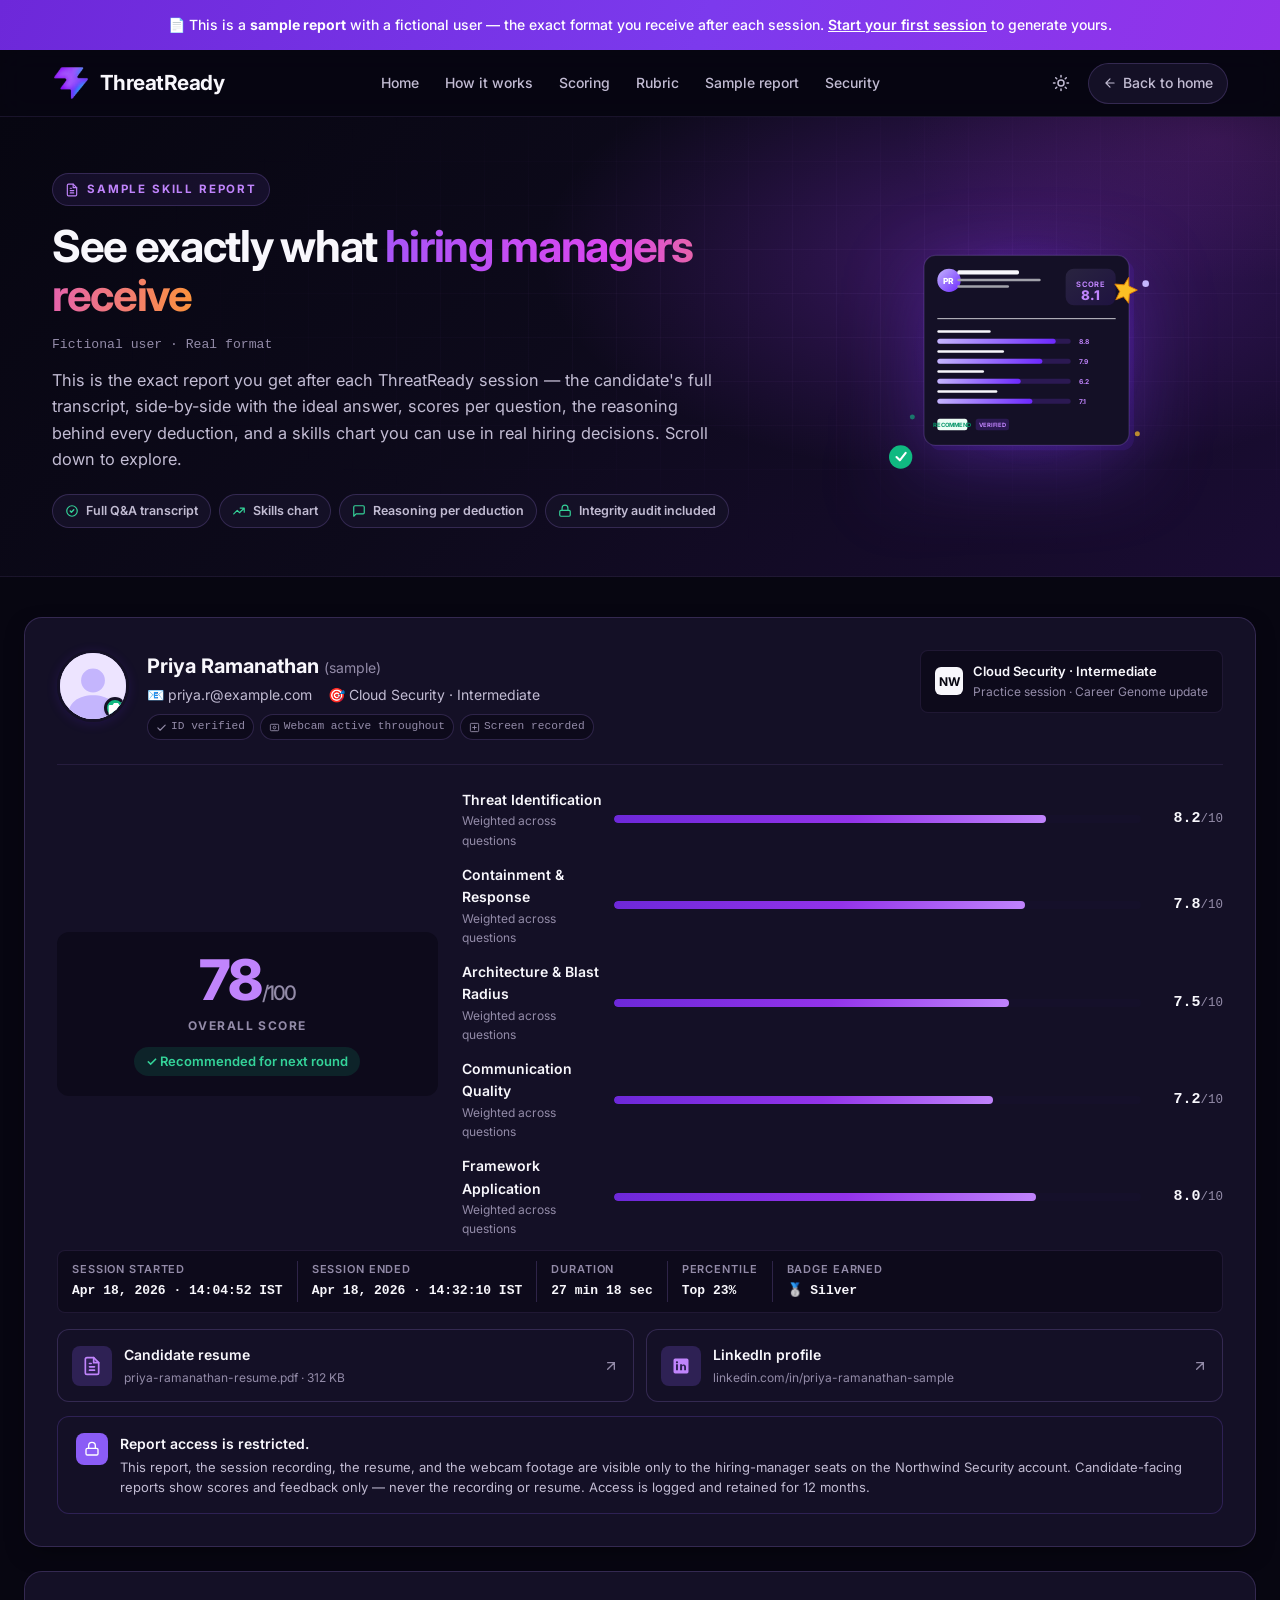
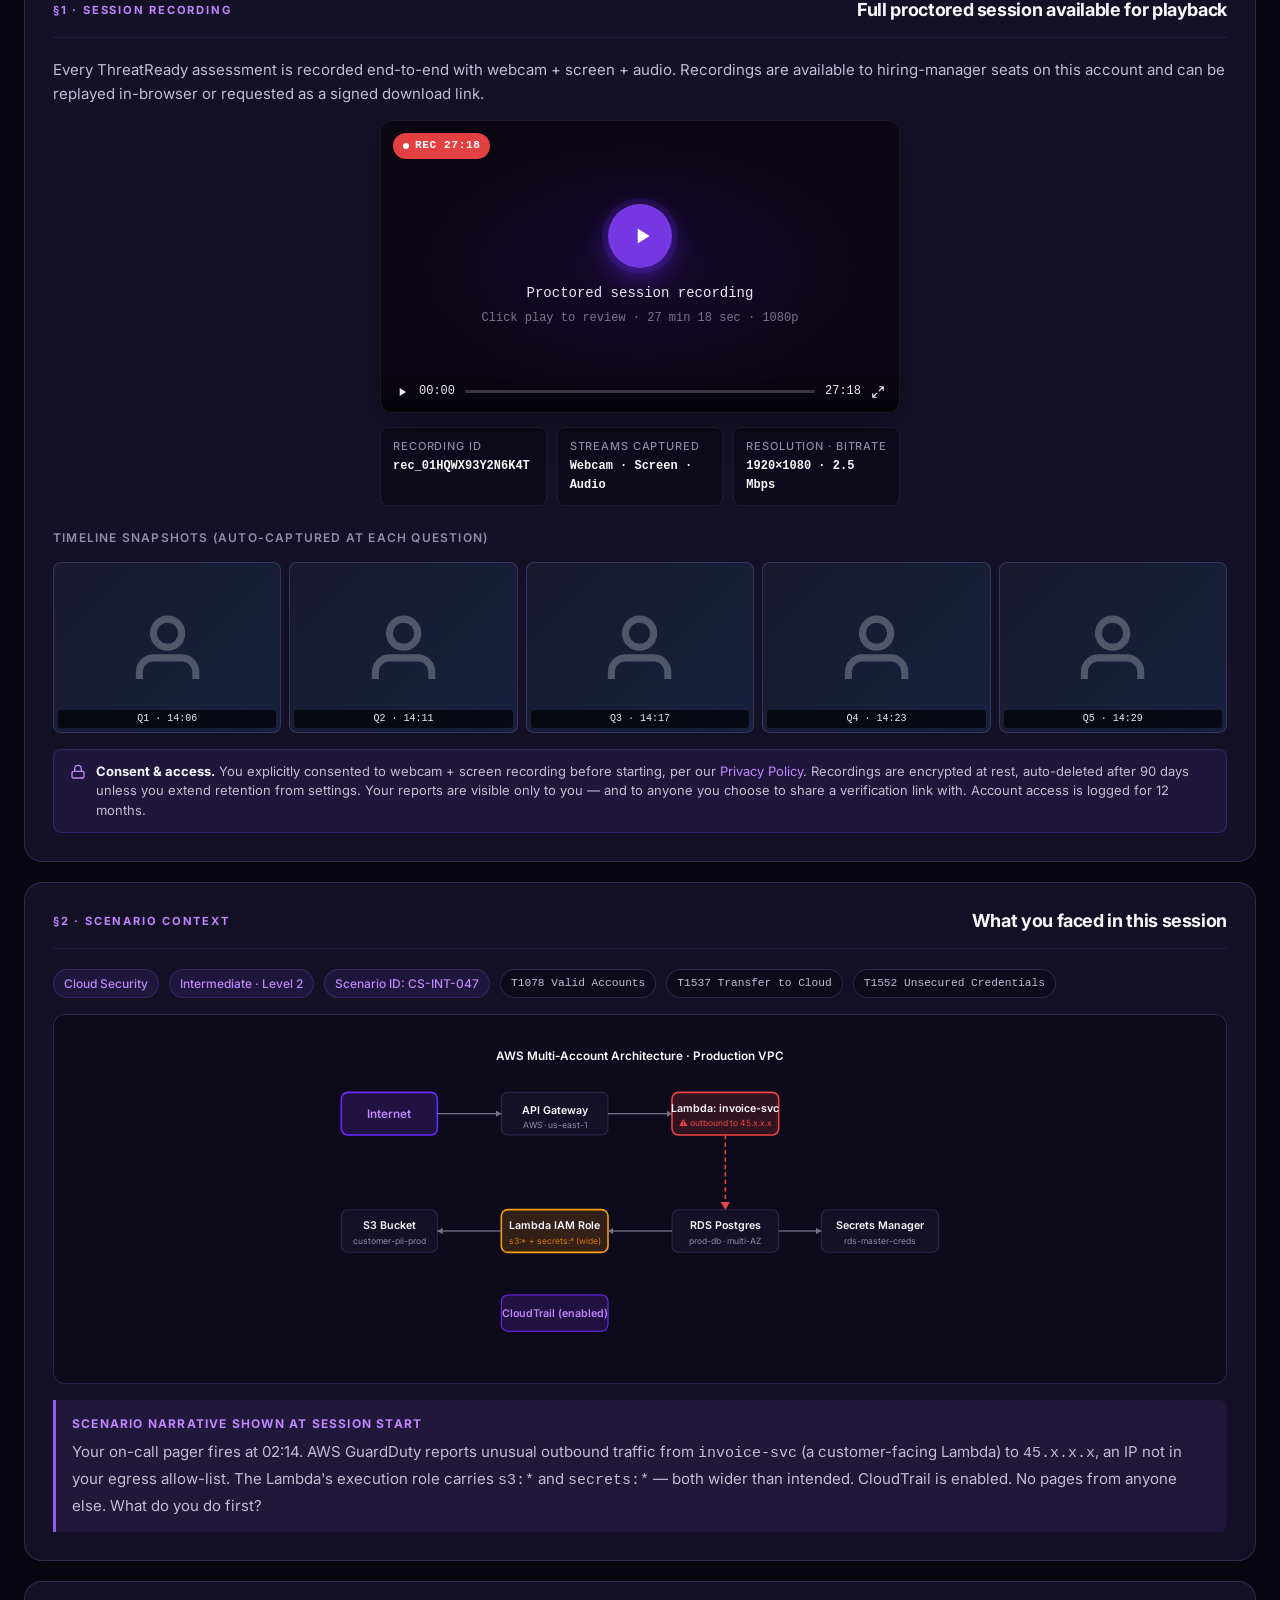
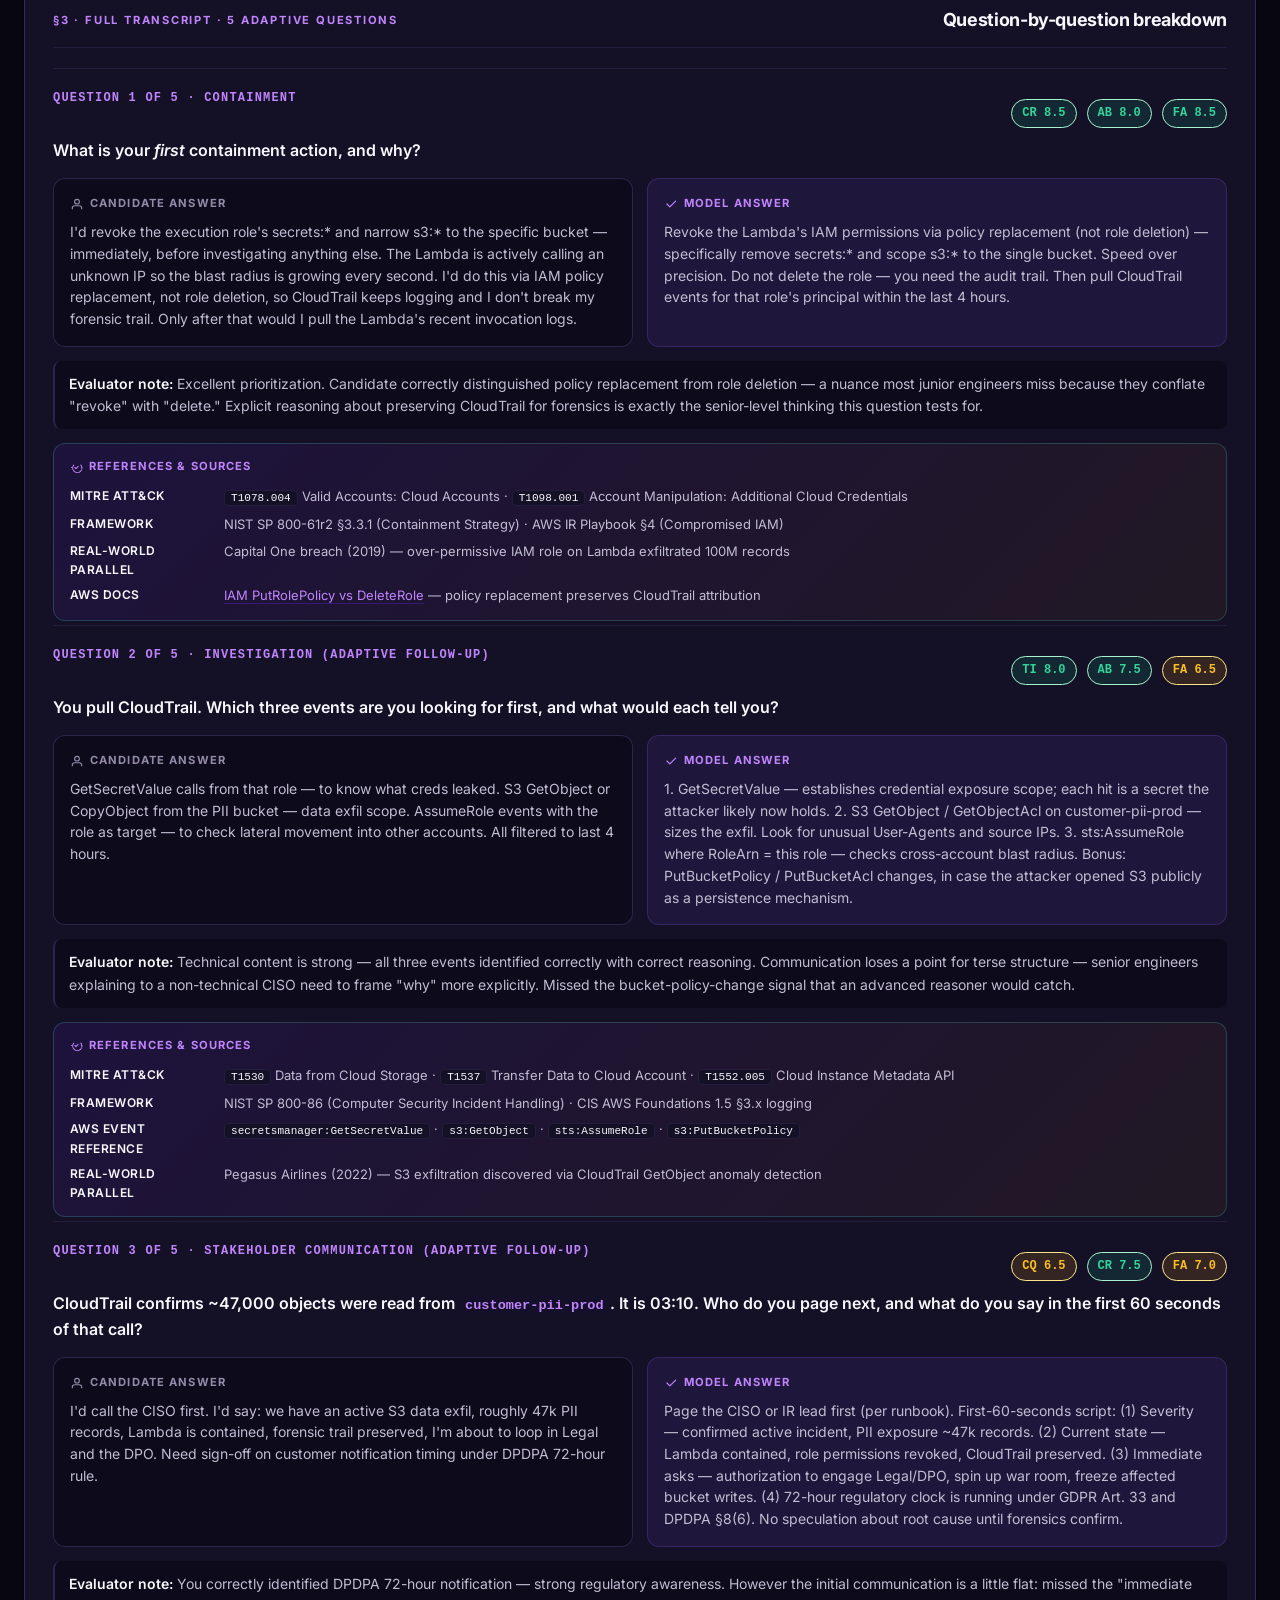
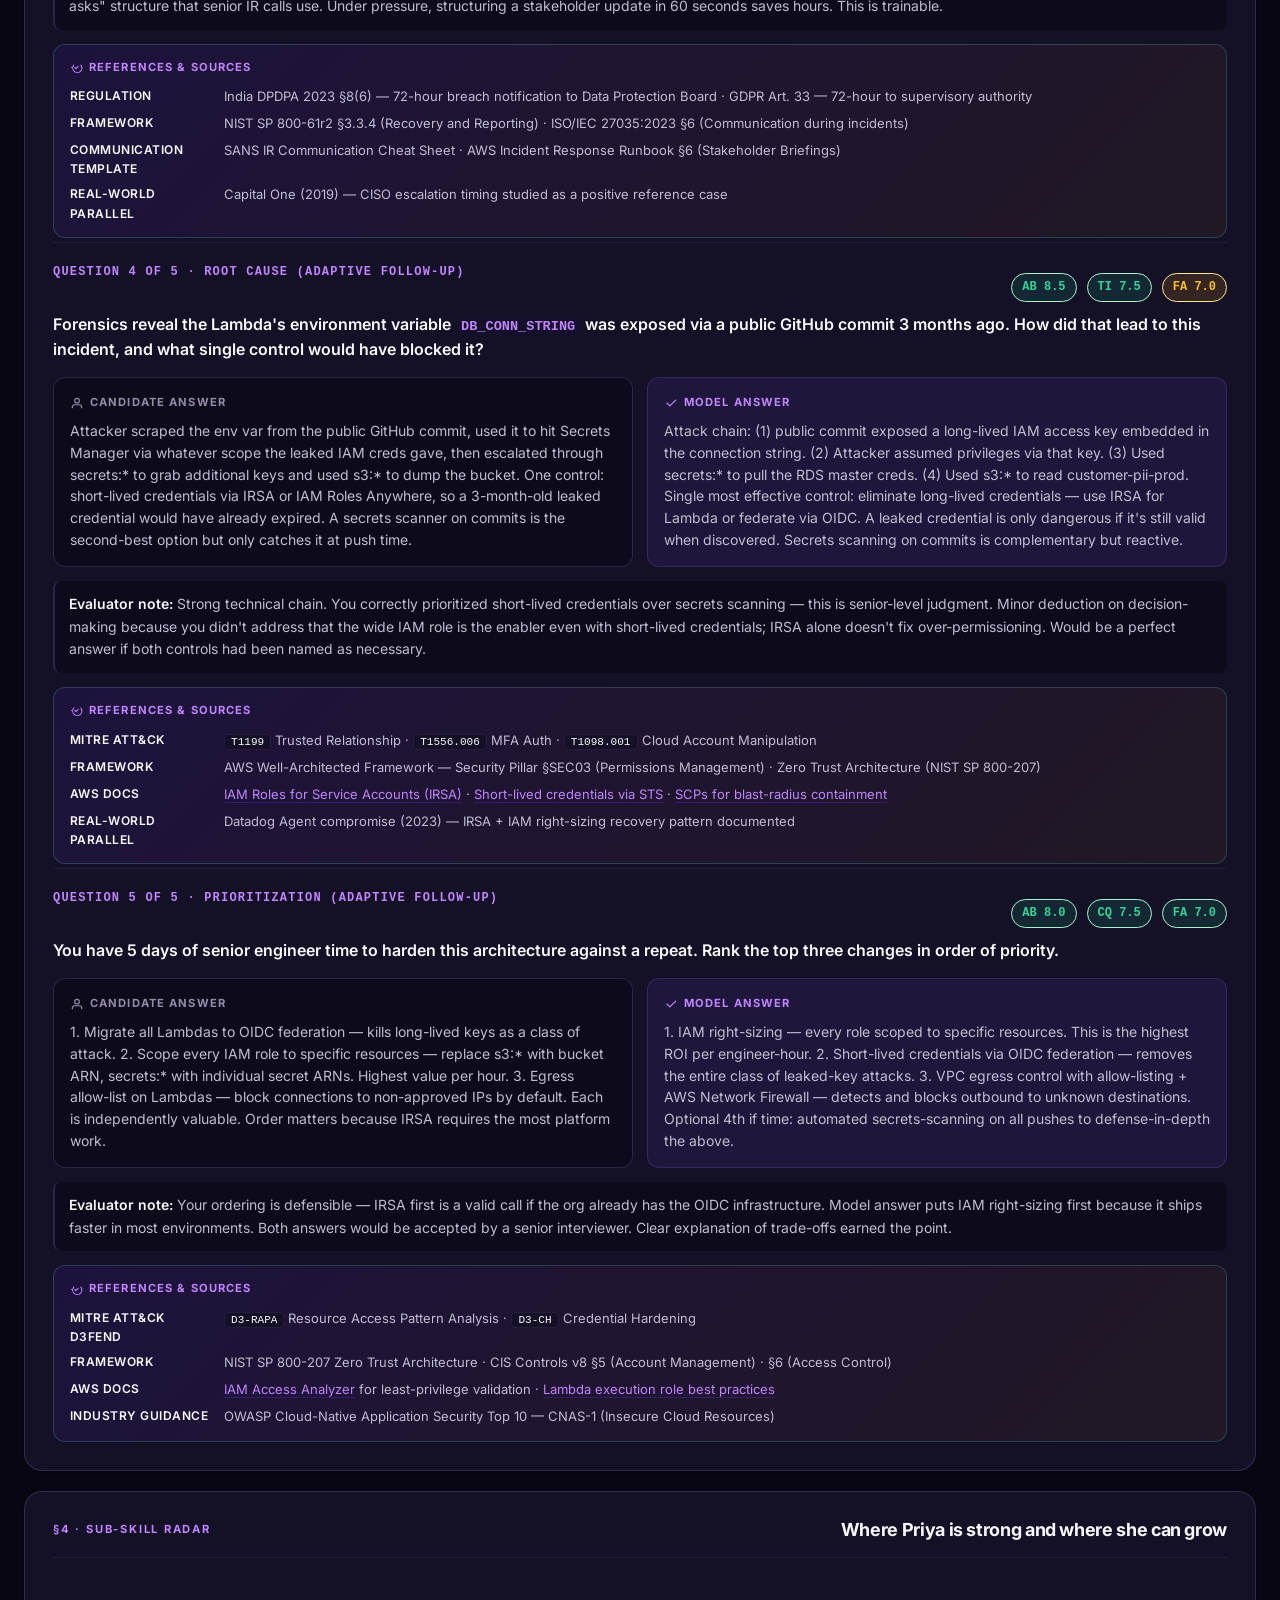
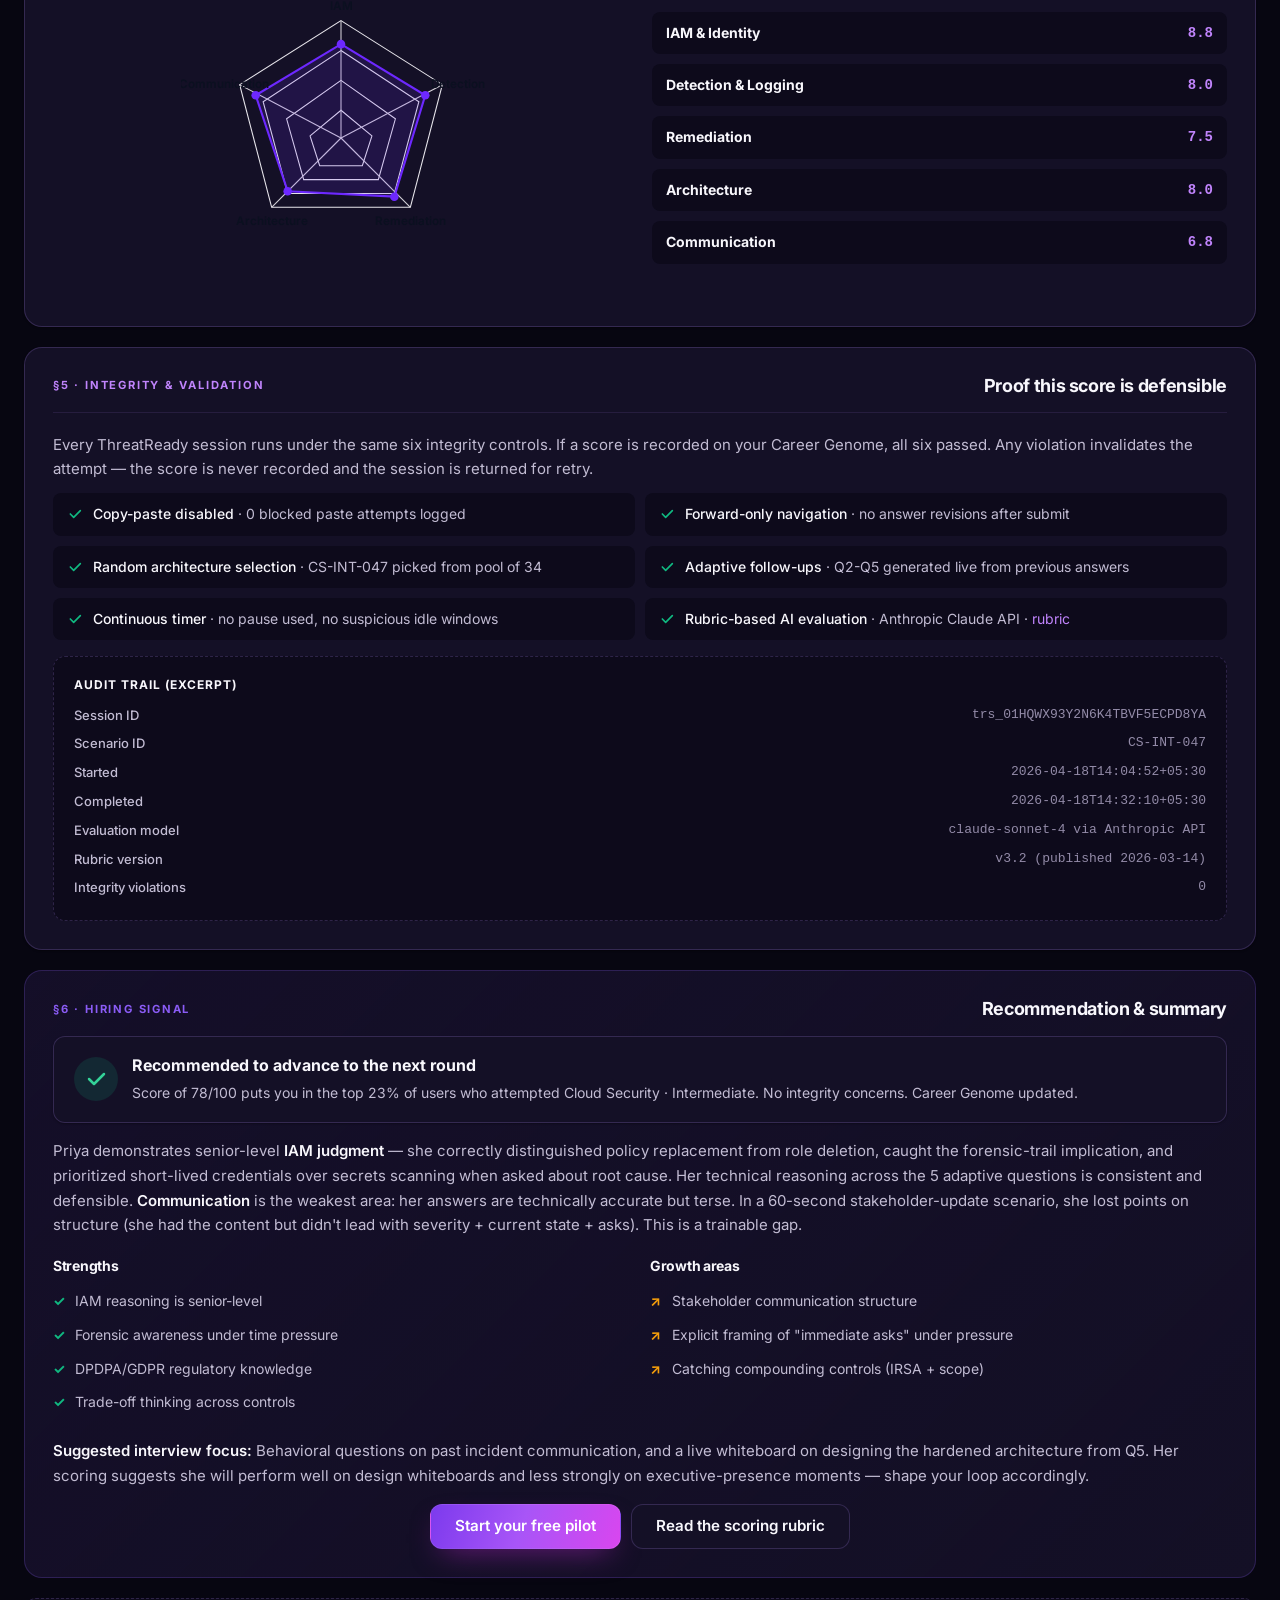
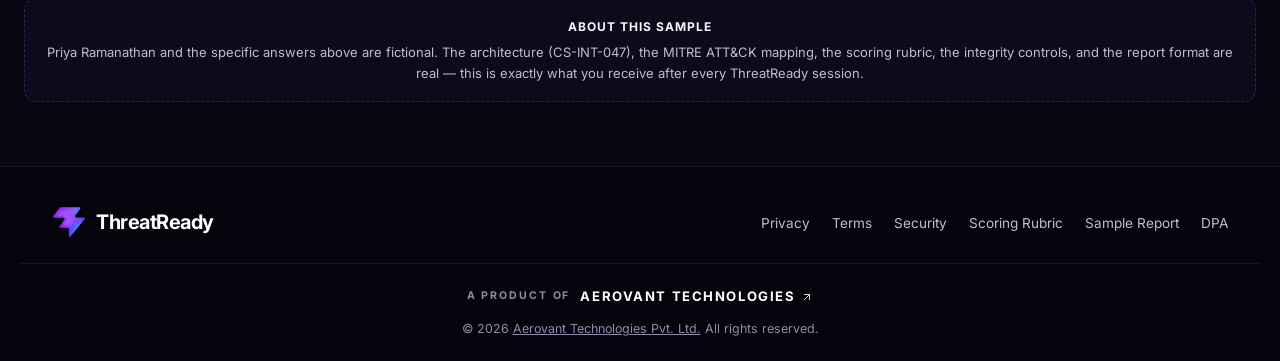
<file: sample-report.html>
<!DOCTYPE html>
<html lang="en">
<head>
<meta charset="UTF-8">
<meta name="viewport" content="width=device-width,initial-scale=1.0">
<meta name="description" content="Sample ThreatReady skill report — see exactly what your detailed report looks like after a session. Fictional user, real format.">
<meta name="robots" content="index, follow">
<title>Sample Skill Report · ThreatReady</title>
<link rel="icon" type="image/x-icon" href="favicon.ico">
<link rel="icon" type="image/png" sizes="32x32" href="favicon-32.png">
<link rel="icon" type="image/png" sizes="16x16" href="favicon-16.png">
<script>
(function(){try{var s=localStorage.getItem('tr-theme')||localStorage.getItem('theme');var t=(s==='light'||s==='dark')?s:'dark';document.documentElement.setAttribute('data-theme',t);}catch(e){document.documentElement.setAttribute('data-theme','dark');}})();
</script>
<link rel="preconnect" href="https://fonts.googleapis.com">
<link rel="preconnect" href="https://fonts.gstatic.com" crossorigin>
<link rel="stylesheet" href="https://fonts.googleapis.com/css2?family=Inter:wght@400;500;600;700;800&display=swap">
<link rel="stylesheet" href="site.css">
<link rel="stylesheet" href="legal.css">
<style>
/* Report-specific styling */
.rbanner{background:var(--grad-btn);color:#fff;padding:14px 0;text-align:center;font-size:.875rem;font-weight:500}
.rbanner a{color:#fff;text-decoration:underline;font-weight:600}
.rwrap{max-width:1400px;margin:0 auto;padding:40px 24px 64px}
.rhead{background:var(--surface);border:1px solid var(--border);border-radius:var(--r-lg);padding:32px;margin-bottom:24px;box-shadow:var(--shadow-md)}
.rhead-top{display:flex;justify-content:space-between;align-items:flex-start;gap:20px;flex-wrap:wrap;margin-bottom:24px;padding-bottom:24px;border-bottom:1px solid var(--border-2)}
.rcandid{display:flex;gap:16px;align-items:center}
.ravatar{width:56px;height:56px;border-radius:50%;background:var(--grad-btn);color:#fff;display:flex;align-items:center;justify-content:center;font-weight:700;font-size:1.25rem;flex-shrink:0}
.rcname{font-size:1.25rem;font-weight:700;color:var(--text);margin-bottom:2px}
.rcmeta{font-size:.875rem;color:var(--text-2)}
.rcmeta span{margin-right:12px}
.rlogo-org{display:flex;align-items:center;gap:10px;padding:10px 14px;background:var(--bg-subtle);border-radius:var(--r-sm);border:1px solid var(--border-2)}
.rlogo-org-i{width:28px;height:28px;border-radius:6px;background:var(--text);color:var(--bg);display:flex;align-items:center;justify-content:center;font-weight:700;font-size:.75rem}
.rlogo-org-t{font-size:.8125rem}
.rlogo-org-t strong{display:block;color:var(--text);font-weight:600}
.rlogo-org-t span{color:var(--text-3);font-size:.75rem}

/* Score summary */
.rsumm{display:grid;grid-template-columns:1fr 2fr;gap:24px;align-items:center}
@media (max-width:720px){.rsumm{grid-template-columns:1fr}}
.roverall{text-align:center;padding:20px;background:var(--bg-subtle);border-radius:var(--r-md)}
.rover-score{font-size:3.5rem;font-weight:800;line-height:1;color:var(--accent);letter-spacing:-.03em}
.rover-max{font-size:1.25rem;color:var(--text-3);font-weight:500}
.rover-label{font-size:.75rem;font-weight:700;letter-spacing:.12em;text-transform:uppercase;color:var(--text-3);margin-top:8px}
.rover-rec{display:inline-block;margin-top:12px;padding:4px 12px;border-radius:var(--r-full);font-size:.8125rem;font-weight:600}
.rover-rec.hire{background:var(--ok-bg);color:var(--ok)}
.rover-rec.maybe{background:var(--warn-bg);color:var(--warn)}
.rover-rec.pass{background:var(--bad-bg);color:var(--bad)}
.rbars{display:flex;flex-direction:column;gap:14px}
.rbar{display:grid;grid-template-columns:140px 1fr 70px;align-items:center;gap:12px;font-size:.875rem}
@media (max-width:720px){.rbar{grid-template-columns:1fr;gap:4px}}
.rbar-l{font-weight:600;color:var(--text)}
.rbar-l small{display:block;font-weight:400;color:var(--text-3);font-size:.75rem}
.rbar-t{height:8px;background:var(--bg-alt);border-radius:999px;overflow:hidden;position:relative}
.rbar-f{height:100%;background:var(--grad-brand);border-radius:999px;transition:width .6s ease}
.rbar-v{font-family:var(--mono);font-weight:700;color:var(--text);text-align:right;font-size:.9375rem}
.rbar-v small{color:var(--text-3);font-weight:500}

/* Meta grid */
.rmeta-grid{display:grid;grid-template-columns:repeat(4,1fr);gap:12px;margin-top:20px}
@media (max-width:720px){.rmeta-grid{grid-template-columns:repeat(2,1fr)}}
.rmeta-cell{padding:12px 14px;background:var(--bg-subtle);border-radius:var(--r-sm);font-size:.8125rem}
.rmeta-cell .l{color:var(--text-3);font-weight:500;font-size:.75rem;text-transform:uppercase;letter-spacing:.08em;margin-bottom:2px}
.rmeta-cell .v{color:var(--text);font-weight:600}

/* Section cards */
.rsec{background:var(--surface);border:1px solid var(--border);border-radius:var(--r-lg);padding:28px;margin-bottom:20px;box-shadow:var(--shadow-sm)}
.rsec-h{display:flex;justify-content:space-between;align-items:center;margin-bottom:20px;padding-bottom:16px;border-bottom:1px solid var(--border-2);flex-wrap:wrap;gap:10px}
.rsec-h h2{font-size:1.125rem;font-weight:700;color:var(--text);margin:0}
.rsec-h .eyebrow{margin:0;font-size:.7rem}

/* Scenario diagram */
.rscen-info{display:flex;gap:10px;flex-wrap:wrap;margin-bottom:16px}
.rscen-chip{display:inline-flex;align-items:center;gap:6px;padding:4px 10px;background:var(--primary-whisper);border:1px solid var(--primary-subtle);border-radius:var(--r-full);font-size:.75rem;font-weight:500;color:var(--accent)}
.rscen-chip.mitre{background:var(--bg-subtle);color:var(--text-2);border-color:var(--border);font-family:var(--mono);font-size:.7rem}
.rarch{background:var(--bg-subtle);border:1px solid var(--border);border-radius:var(--r-md);padding:24px;margin:16px 0}
.rarch svg{width:100%;height:auto;max-width:640px;margin:0 auto;display:block}
.rnar{font-size:.9375rem;line-height:1.65;color:var(--text-2);padding:14px 16px;background:var(--primary-whisper);border-left:3px solid var(--primary);border-radius:0 var(--r-sm) var(--r-sm) 0;margin-top:16px}
.rnar strong{color:var(--accent);display:block;font-size:.75rem;text-transform:uppercase;letter-spacing:.1em;margin-bottom:6px}

/* Q&A */
.rqa{border-top:1px solid var(--border-2);padding-top:20px;margin-top:4px}
.rqa:first-child{border-top:none;padding-top:0}
.rqa-h{display:flex;justify-content:space-between;align-items:flex-start;gap:12px;flex-wrap:wrap;margin-bottom:10px}
.rqn{font-size:.75rem;font-weight:700;color:var(--accent);text-transform:uppercase;letter-spacing:.1em;font-family:var(--mono)}
.rqt{font-size:1rem;font-weight:600;color:var(--text);line-height:1.5;margin-bottom:16px}
.rqt code{background:var(--bg-alt);padding:2px 6px;border-radius:4px;font-family:var(--mono);font-size:.85em;color:var(--accent)}

.rans-wrap{display:grid;grid-template-columns:1fr 1fr;gap:14px;margin-bottom:14px}
@media (max-width:720px){.rans-wrap{grid-template-columns:1fr}}
.rans{border:1px solid var(--border);border-radius:var(--r-md);padding:16px;background:var(--bg-subtle)}
.rans.model{background:var(--primary-whisper);border-color:var(--primary-subtle)}
.rans-l{font-size:.7rem;font-weight:700;text-transform:uppercase;letter-spacing:.1em;color:var(--text-3);margin-bottom:8px;display:flex;align-items:center;gap:6px}
.rans.model .rans-l{color:var(--accent)}
.rans-l svg{width:14px;height:14px}
.rans-t{font-size:.875rem;line-height:1.55;color:var(--text-2);white-space:pre-wrap}

.rqscore{display:flex;gap:10px;flex-wrap:wrap;margin-top:10px}
.rqscore-chip{display:inline-flex;align-items:center;gap:6px;padding:4px 10px;border-radius:var(--r-full);font-size:.75rem;font-weight:600;border:1px solid var(--border);font-family:var(--mono)}
.rqscore-chip.good{background:var(--ok-bg);color:var(--ok);border-color:#a7f3d0}
.rqscore-chip.mid{background:var(--warn-bg);color:var(--warn);border-color:#fde68a}
.rqscore-chip.weak{background:var(--bad-bg);color:var(--bad);border-color:#fecaca}

.rfeedback{font-size:.875rem;line-height:1.6;color:var(--text-2);padding:12px 14px;background:var(--bg-subtle);border-radius:var(--r-sm);margin-top:12px;border-left:2px solid var(--border)}
.rfeedback strong{color:var(--text);font-weight:600}

/* Radar chart (simple CSS/SVG) */
.rradar-wrap{display:grid;grid-template-columns:1fr 1fr;gap:24px;align-items:center}
@media (max-width:720px){.rradar-wrap{grid-template-columns:1fr}}
.rradar-svg{max-width:320px;margin:0 auto;display:block}
.rradar-legend{display:flex;flex-direction:column;gap:10px}
.rradar-item{display:flex;justify-content:space-between;align-items:center;padding:10px 14px;background:var(--bg-subtle);border-radius:var(--r-sm);font-size:.875rem}
.rradar-item strong{color:var(--text)}
.rradar-item span{font-family:var(--mono);font-weight:700;color:var(--accent)}

/* Integrity */
.rintl{display:grid;grid-template-columns:repeat(2,1fr);gap:10px;margin-top:12px}
@media (max-width:720px){.rintl{grid-template-columns:1fr}}
.rintl-i{display:flex;align-items:center;gap:10px;font-size:.875rem;color:var(--text-2);padding:10px 14px;background:var(--bg-subtle);border-radius:var(--r-sm)}
.rintl-i svg{width:16px;height:16px;color:var(--success);flex-shrink:0}
.rintl-i strong{color:var(--text);font-weight:500}

/* Summary & recommendation */
.rfin{background:linear-gradient(135deg,var(--primary-whisper) 0%,var(--surface) 100%);border:1.5px solid var(--primary-subtle);border-radius:var(--r-lg);padding:28px;margin-bottom:20px}
.rfin h2{margin-top:0}
.rfin-rec{display:flex;align-items:center;gap:14px;padding:16px 20px;background:var(--surface);border:1px solid var(--border);border-radius:var(--r-md);margin:16px 0;box-shadow:var(--shadow-sm)}
.rfin-rec-i{width:44px;height:44px;border-radius:50%;background:var(--ok-bg);color:var(--ok);display:flex;align-items:center;justify-content:center;flex-shrink:0}
.rfin-rec-i svg{width:24px;height:24px}
.rfin-rec-t strong{display:block;font-size:1rem;color:var(--text);font-weight:700;margin-bottom:2px}
.rfin-rec-t span{font-size:.875rem;color:var(--text-2)}
.rfin-s{font-size:.9375rem;line-height:1.65;color:var(--text-2)}
.rfin-s strong{color:var(--text);font-weight:600}
.rfin-split{display:grid;grid-template-columns:1fr 1fr;gap:20px;margin-top:20px}
@media (max-width:720px){.rfin-split{grid-template-columns:1fr}}
.rfin-col h4{font-size:.875rem;font-weight:700;color:var(--text);margin-bottom:10px;display:flex;align-items:center;gap:8px}
.rfin-col ul{list-style:none;padding:0;font-size:.875rem;line-height:1.55;color:var(--text-2)}
.rfin-col li{padding:6px 0 6px 22px;position:relative}
.rfin-col li::before{position:absolute;left:0;top:6px;font-weight:700}
.rfin-col.strong li::before{content:'✓';color:var(--success)}
.rfin-col.growth li::before{content:'↗';color:var(--warning)}

/* Actions */
.ractions{display:flex;gap:10px;justify-content:center;flex-wrap:wrap;margin-top:16px}

/* Audit footer */
.raudit{background:var(--bg-subtle);border:1px dashed var(--border);border-radius:var(--r-md);padding:18px 20px;font-size:.8125rem;color:var(--text-3);line-height:1.6;margin-top:16px}
.raudit strong{color:var(--text);display:block;margin-bottom:6px;font-size:.75rem;text-transform:uppercase;letter-spacing:.08em}
.raudit-row{display:flex;justify-content:space-between;gap:16px;flex-wrap:wrap;padding:4px 0}
.raudit-row span:first-child{color:var(--text-2);font-weight:500}
.raudit-row span:last-child{font-family:var(--mono);color:var(--text-3)}

/* Proctoring artifacts */
.rcandid-wrap{display:flex;gap:18px;align-items:flex-start}
.rcandid-photo{width:72px;height:72px;border-radius:50%;background:linear-gradient(135deg,#EDE4FF 0%,#c4b5fd 100%);flex-shrink:0;overflow:hidden;border:3px solid var(--surface);box-shadow:0 2px 12px rgba(109, 40, 255,.15);position:relative}
.rcandid-photo svg{width:100%;height:100%;display:block}
.rcandid-photo::after{content:'';position:absolute;bottom:0;right:0;width:22px;height:22px;border-radius:50%;background:var(--success);border:3px solid var(--surface);box-shadow:0 1px 4px rgba(0,0,0,.1)}
.rcandid-photo .cap{position:absolute;bottom:2px;right:2px;width:16px;height:16px;color:#fff;z-index:2}
.rcandid-ids{display:flex;gap:6px;flex-wrap:wrap;margin-top:8px}
.rcandid-id{display:inline-flex;align-items:center;gap:4px;padding:3px 8px;background:var(--bg-subtle);border:1px solid var(--border);border-radius:var(--r-full);font-size:.7rem;color:var(--text-3);font-family:var(--mono)}
.rcandid-id svg{width:11px;height:11px}

/* Expanded time/duration block */
.rtime{display:flex;gap:14px;margin-top:12px;padding:10px 14px;background:var(--bg-subtle);border:1px solid var(--border-2);border-radius:var(--r-sm);font-size:.8125rem;flex-wrap:wrap}
.rtime-item{display:flex;flex-direction:column;gap:2px}
.rtime-item .l{font-size:.6875rem;font-weight:600;color:var(--text-3);text-transform:uppercase;letter-spacing:.08em}
.rtime-item .v{color:var(--text);font-family:var(--mono);font-weight:600}
.rtime-sep{width:1px;background:var(--border);align-self:stretch}
@media (max-width:640px){.rtime-sep{display:none}}

/* Session recording */
.rrec{margin-top:14px}
.rrec-player{position:relative;background:#0a0612;border-radius:var(--r-md);overflow:hidden;aspect-ratio:16/9;max-width:520px;margin:0 auto;box-shadow:0 12px 40px -8px rgba(0,0,0,.35);border:1px solid #1e1a2c}
.rrec-player::before{content:'';position:absolute;inset:0;background:radial-gradient(ellipse at center,rgba(109, 40, 255,.12) 0%,transparent 70%);pointer-events:none}
.rrec-thumb{position:absolute;inset:0;display:flex;align-items:center;justify-content:center;flex-direction:column;gap:14px}
.rrec-play{width:64px;height:64px;border-radius:50%;background:rgba(124,58,237,.95);color:#fff;display:flex;align-items:center;justify-content:center;cursor:pointer;box-shadow:0 8px 24px rgba(109, 40, 255,.5),0 0 0 6px rgba(109, 40, 255,.15);transition:all .2s ease;border:none}
.rrec-play:hover{transform:scale(1.08);background:rgba(109, 40, 255,1);box-shadow:0 12px 32px rgba(109, 40, 255,.7),0 0 0 8px rgba(109, 40, 255,.2)}
.rrec-play svg{width:26px;height:26px;margin-left:3px}
.rrec-thumb-lbl{color:#ece9f4;font-size:.875rem;font-family:var(--mono);text-align:center;padding:0 20px}
.rrec-thumb-lbl small{display:block;color:#7a7688;font-size:.75rem;margin-top:4px}
.rrec-ctl{position:absolute;bottom:0;left:0;right:0;padding:10px 14px;display:flex;align-items:center;gap:10px;background:linear-gradient(180deg,transparent,rgba(0,0,0,.6));color:#ece9f4;font-size:.75rem;font-family:var(--mono)}
.rrec-ctl-bar{flex:1;height:3px;background:rgba(255,255,255,.2);border-radius:2px;overflow:hidden}
.rrec-ctl-bar::after{content:'';display:block;width:0%;height:100%;background:var(--primary);border-radius:2px}
.rrec-badge{position:absolute;top:12px;left:12px;padding:4px 10px;background:rgba(239,68,68,.95);color:#fff;border-radius:var(--r-full);font-size:.7rem;font-weight:700;font-family:var(--mono);display:flex;align-items:center;gap:6px;letter-spacing:.05em}
.rrec-badge::before{content:'';width:6px;height:6px;border-radius:50%;background:#fff;animation:pulse-rec 1.4s ease-in-out infinite}
@keyframes pulse-rec{0%,100%{opacity:1}50%{opacity:.4}}

.rrec-meta{display:grid;grid-template-columns:repeat(3,1fr);gap:10px;margin-top:14px;max-width:520px;margin-left:auto;margin-right:auto}
@media (max-width:640px){.rrec-meta{grid-template-columns:1fr}}
.rrec-mcell{padding:10px 12px;background:var(--bg-subtle);border:1px solid var(--border-2);border-radius:var(--r-sm);font-size:.75rem}
.rrec-mcell .l{color:var(--text-3);font-weight:500;font-size:.6875rem;text-transform:uppercase;letter-spacing:.08em;margin-bottom:2px}
.rrec-mcell .v{color:var(--text);font-weight:600;font-family:var(--mono)}

.rrec-access{margin-top:16px;padding:12px 16px;background:var(--primary-whisper);border:1px solid var(--primary-subtle);border-radius:var(--r-sm);font-size:.8125rem;color:var(--text-2);line-height:1.5;display:flex;gap:10px;align-items:flex-start}
.rrec-access svg{width:16px;height:16px;color:var(--accent);flex-shrink:0;margin-top:2px}
.rrec-access strong{color:var(--text)}

/* Resume block */
.rdocs{display:grid;grid-template-columns:1fr 1fr;gap:12px;margin-top:16px}
@media (max-width:640px){.rdocs{grid-template-columns:1fr}}
.rdocs,.rdoc{min-width:0;max-width:100%}
.rdoc-t strong{overflow-wrap:anywhere}
.rdoc{display:flex;gap:12px;align-items:center;padding:14px;background:var(--surface);border:1px solid var(--border);border-radius:var(--r-md);transition:all .15s ease;text-decoration:none}
.rdoc:hover{border-color:var(--accent);box-shadow:var(--shadow-sm);text-decoration:none;transform:translateY(-1px)}
.rdoc-ic{width:40px;height:40px;border-radius:8px;background:var(--primary-subtle);color:var(--accent);display:flex;align-items:center;justify-content:center;flex-shrink:0}
.rdoc-ic svg{width:20px;height:20px}
.rdoc-t{flex:1;min-width:0}
.rdoc-t strong{display:block;font-size:.875rem;color:var(--text);font-weight:600;margin-bottom:2px}
.rdoc-t span{font-size:.75rem;color:var(--text-3);display:block;overflow:hidden;text-overflow:ellipsis;white-space:nowrap}
.rdoc-go{color:var(--text-3);flex-shrink:0}
.rdoc-go svg{width:16px;height:16px}

/* Access control notice */
.raccess{background:var(--surface);border:1.5px solid var(--primary-subtle);border-radius:var(--r-md);padding:16px 18px;margin-top:14px;display:flex;gap:12px;align-items:flex-start;font-size:.8125rem;line-height:1.55;color:var(--text-2)}
.raccess-ic{width:32px;height:32px;border-radius:8px;background:var(--primary);color:#fff;display:flex;align-items:center;justify-content:center;flex-shrink:0}
.raccess-ic svg{width:16px;height:16px}
.raccess strong{color:var(--text);display:block;margin-bottom:2px;font-size:.875rem;font-weight:600}

/* Snapshot timeline in recording section */
.rsnaps{display:grid;grid-template-columns:repeat(5,1fr);gap:8px;margin-top:14px}
@media (max-width:640px){.rsnaps{grid-template-columns:repeat(3,1fr)}}
.rsnap{position:relative;aspect-ratio:4/3;background:linear-gradient(135deg,#1a1a2e 0%,#16213e 100%);border-radius:var(--r-sm);overflow:hidden;border:1px solid var(--border);display:flex;align-items:center;justify-content:center}
.rsnap svg{width:50%;height:50%;color:rgba(255,255,255,.25)}
.rsnap-t{position:absolute;bottom:4px;left:4px;right:4px;font-family:var(--mono);font-size:.625rem;color:#ece9f4;background:rgba(0,0,0,.7);padding:1px 4px;border-radius:3px;text-align:center}

/* Q&A references panel — added in round 16 */
.rrefs{margin-top:14px;padding:14px 16px;background:linear-gradient(135deg,rgba(109, 40, 255,.04) 0%,rgba(245,158,11,.06) 100%);border:1px solid rgba(109, 40, 255,.12);border-radius:var(--r-md);font-size:.8125rem;line-height:1.6}
:root[data-theme="dark"] .rrefs{background:linear-gradient(135deg,rgba(109, 40, 255,.1) 0%,rgba(245,158,11,.06) 100%);border-color:rgba(94,234,212,.2)}
.rrefs-h{display:flex;align-items:center;gap:6px;font-size:.7rem;font-weight:700;color:var(--accent);text-transform:uppercase;letter-spacing:.1em;margin-bottom:10px}
.rrefs-h svg{width:13px;height:13px}
.rrefs-grid{display:grid;grid-template-columns:140px 1fr;gap:6px 14px;color:var(--text-2)}
@media (max-width:520px){.rrefs-grid{grid-template-columns:1fr;gap:2px 0}.rrefs-grid > *:nth-child(odd){font-weight:700;color:var(--accent);margin-top:8px}.rrefs-grid > *:first-child{margin-top:0}}
.rrefs-grid > *:nth-child(odd){font-weight:600;color:var(--text);font-size:.75rem;text-transform:uppercase;letter-spacing:.04em}
.rrefs-grid code{font-family:var(--mono);font-size:.85em;background:var(--surface);padding:1px 6px;border-radius:4px;color:var(--text);border:1px solid var(--border-2)}
.rrefs-grid a{color:var(--accent);text-decoration:none;border-bottom:1px solid rgba(109, 40, 255,.3)}
.rrefs-grid a:hover{border-bottom-color:var(--accent)}
</style>
</head>
<body>

<!-- Public-sample banner -->
<div class="rbanner">
📄 This is a <strong>sample report</strong> with a fictional user — the exact format you receive after each session. <a href="https://threatready.io/app/" target="_blank" rel="noopener">Start your first session</a> to generate yours.
</div>

<nav class="lnav">
<div class="lnav-c">
<a href="index.html" class="logo">
<span class="logo-i" role="img" aria-label="ThreatReady logo"></span>
<span class="logo-t">ThreatReady</span>
</a>
<ul class="lnav-links" aria-label="Pages">
<li><a href="index.html">Home</a></li>
<li><a href="how-it-works.html">How it works</a></li>
<li><a href="transparent-scoring.html">Scoring</a></li>
<li><a href="rubric.html">Rubric</a></li>
<li><a href="sample-report.html">Sample report</a></li>
<li><a href="security.html">Security</a></li>
</ul>
<div class="lnav-r">
<button class="theme-tog" id="themeTog" aria-label="Toggle dark mode" title="Toggle dark mode">
<svg class="sun-i" viewBox="0 0 24 24" fill="none"><circle cx="12" cy="12" r="4" stroke="currentColor" stroke-width="2"/><path d="M12 2v2M12 20v2M4.93 4.93l1.41 1.41M17.66 17.66l1.41 1.41M2 12h2M20 12h2M4.93 19.07l1.41-1.41M17.66 6.34l1.41-1.41" stroke="currentColor" stroke-width="2" stroke-linecap="round"/></svg>
<svg class="moon-i" viewBox="0 0 24 24" fill="none"><path d="M21 12.79A9 9 0 1 1 11.21 3A7 7 0 0 0 21 12.79z" stroke="currentColor" stroke-width="2" stroke-linecap="round" stroke-linejoin="round"/></svg>
</button>
<a href="index.html" class="back"><svg viewBox="0 0 24 24" fill="none"><path d="M19 12H5M12 19l-7-7 7-7" stroke="currentColor" stroke-width="2" stroke-linecap="round" stroke-linejoin="round"/></svg><span>Back to home</span></a>
</div>
</div>
</nav>

<header class="lhero">
<div class="lhero-c">
<div class="lhero-l">
<span class="lhero-eyebrow">
<svg viewBox="0 0 24 24" fill="none"><path d="M14 2H6a2 2 0 00-2 2v16a2 2 0 002 2h12a2 2 0 002-2V8z" stroke="currentColor" stroke-width="2" stroke-linejoin="round"/><path d="M14 2v6h6M9 13h6M9 17h6M9 9h2" stroke="currentColor" stroke-width="2" stroke-linecap="round"/></svg>
Sample skill report
</span>
<h1>See exactly what <span class="accent">hiring managers receive</span></h1>
<p class="meta">Fictional user · Real format</p>
<p class="intro">This is the exact report you get after each ThreatReady session — the candidate's full transcript, side-by-side with the ideal answer, scores per question, the reasoning behind every deduction, and a skills chart you can use in real hiring decisions. Scroll down to explore.</p>
<div class="lhero-badges">
<span class="lhero-badge"><svg viewBox="0 0 24 24" fill="none"><path d="M9 12l2 2 4-4" stroke="currentColor" stroke-width="2.5" stroke-linecap="round" stroke-linejoin="round"/><circle cx="12" cy="12" r="9" stroke="currentColor" stroke-width="2"/></svg>Full Q&amp;A transcript</span>
<span class="lhero-badge"><svg viewBox="0 0 24 24" fill="none"><path d="M3 17l6-6 4 4 8-8M14 7h7v7" stroke="currentColor" stroke-width="2" stroke-linecap="round" stroke-linejoin="round"/></svg>Skills chart</span>
<span class="lhero-badge"><svg viewBox="0 0 24 24" fill="none"><path d="M21 15a2 2 0 01-2 2H7l-4 4V5a2 2 0 012-2h14a2 2 0 012 2z" stroke="currentColor" stroke-width="2" stroke-linejoin="round"/></svg>Reasoning per deduction</span>
<span class="lhero-badge"><svg viewBox="0 0 24 24" fill="none"><rect x="3" y="11" width="18" height="10" rx="2" stroke="currentColor" stroke-width="2"/><path d="M7 11V7a5 5 0 0110 0v4" stroke="currentColor" stroke-width="2"/></svg>Integrity audit included</span>
</div>
</div>
<div class="lhero-r">
<svg class="lhero-art" viewBox="0 0 360 320" xmlns="http://www.w3.org/2000/svg" aria-hidden="true">
<defs>
<linearGradient id="srP" x1="0%" y1="0%" x2="100%" y2="100%">
<stop offset="0%" stop-color="#C4B5FD"/><stop offset="100%" stop-color="#6D28FF"/>
</linearGradient>
<linearGradient id="srBar" x1="0%" y1="0%" x2="100%" y2="0%">
<stop offset="0%" stop-color="#C4B5FD"/><stop offset="100%" stop-color="#6D28FF"/>
</linearGradient>
<radialGradient id="srGlow" cx="50%" cy="50%" r="50%">
<stop offset="0%" stop-color="#8B5CF6" stop-opacity=".22"/>
<stop offset="100%" stop-color="#6D28FF" stop-opacity="0"/>
</radialGradient>
</defs>
<circle cx="180" cy="160" r="140" fill="url(#srGlow)"/>
<circle cx="60" cy="60" r="3" fill="#C4B5FD" opacity=".5"/>
<circle cx="320" cy="80" r="4" fill="#c4b5fd"/>
<circle cx="40" cy="240" r="3" fill="#10b981" opacity=".6"/>
<circle cx="310" cy="260" r="3" fill="#fbbf24" opacity=".7"/>
<g transform="translate(54,46)">
<rect x="6" y="6" width="246" height="228" rx="14" fill="#6D28FF" opacity=".12"/>
<rect width="246" height="228" rx="14" fill="#fff" stroke="#e7e5eb" stroke-width="1.5"/>
<g transform="translate(16,16)">
<circle cx="14" cy="14" r="14" fill="url(#srP)"/>
<text x="14" y="18" text-anchor="middle" font-family="Inter,sans-serif" font-size="10" font-weight="800" fill="#fff">PR</text>
</g>
<g transform="translate(40,16)">
<rect x="0" y="2" width="74" height="5" rx="2" fill="#0B1020"/>
<rect x="0" y="12" width="100" height="3" rx="1.5" fill="#a1a1aa"/>
<rect x="0" y="20" width="62" height="3" rx="1.5" fill="#a1a1aa"/>
</g>
<g transform="translate(170,16)">
<rect width="60" height="44" rx="10" fill="url(#srP)" opacity=".12"/>
<text x="30" y="22" text-anchor="middle" font-family="Inter,sans-serif" font-size="9" font-weight="700" fill="#6D28FF" letter-spacing="0.5">SCORE</text>
<text x="30" y="38" text-anchor="middle" font-family="Inter,sans-serif" font-size="16" font-weight="800" fill="#6D28FF">8.1</text>
</g>
<line x1="16" y1="76" x2="230" y2="76" stroke="#f0eef3" stroke-width="1"/>
<g transform="translate(16,90)">
<rect width="64" height="3" rx="1.5" fill="#0B1020"/>
<rect x="0" y="10" width="160" height="6" rx="3" fill="#F3EEFF"/>
<rect x="0" y="10" width="142" height="6" rx="3" fill="url(#srBar)"/>
<text x="170" y="16" font-family="Inter,sans-serif" font-size="8" font-weight="700" fill="#6D28FF">8.8</text>
</g>
<g transform="translate(16,114)">
<rect width="80" height="3" rx="1.5" fill="#0B1020"/>
<rect x="0" y="10" width="160" height="6" rx="3" fill="#F3EEFF"/>
<rect x="0" y="10" width="126" height="6" rx="3" fill="url(#srBar)"/>
<text x="170" y="16" font-family="Inter,sans-serif" font-size="8" font-weight="700" fill="#6D28FF">7.9</text>
</g>
<g transform="translate(16,138)">
<rect width="56" height="3" rx="1.5" fill="#0B1020"/>
<rect x="0" y="10" width="160" height="6" rx="3" fill="#F3EEFF"/>
<rect x="0" y="10" width="100" height="6" rx="3" fill="url(#srBar)"/>
<text x="170" y="16" font-family="Inter,sans-serif" font-size="8" font-weight="700" fill="#6D28FF">6.2</text>
</g>
<g transform="translate(16,162)">
<rect width="72" height="3" rx="1.5" fill="#0B1020"/>
<rect x="0" y="10" width="160" height="6" rx="3" fill="#F3EEFF"/>
<rect x="0" y="10" width="114" height="6" rx="3" fill="url(#srBar)"/>
<text x="170" y="16" font-family="Inter,sans-serif" font-size="8" font-weight="700" fill="#6D28FF">7.1</text>
</g>
<g transform="translate(16,196)">
<rect width="36" height="14" rx="3" fill="#ecfdf5"/>
<text x="18" y="9.5" text-anchor="middle" font-family="Inter,sans-serif" font-size="7" font-weight="700" fill="#059669">RECOMMEND</text>
<rect x="46" y="0" width="40" height="14" rx="3" fill="#F3EEFF"/>
<text x="66" y="9.5" text-anchor="middle" font-family="Inter,sans-serif" font-size="7" font-weight="700" fill="#6D28FF">VERIFIED</text>
</g>
</g>
<g transform="translate(296,86) rotate(15)">
<path d="M0 -14 L3 -4 L14 -2 L6 5 L8 16 L0 10 L-8 16 L-6 5 L-14 -2 L-3 -4 Z" fill="#fbbf24" stroke="#d97706" stroke-width="1"/>
</g>
<g transform="translate(26,288)">
<circle cx="0" cy="0" r="14" fill="#10b981"/>
<path d="M-5 0 L-1 4 L6 -5" stroke="#fff" stroke-width="2.5" stroke-linecap="round" stroke-linejoin="round" fill="none"/>
</g>
</svg>
</div>
</div>
</header>

<div class="rwrap">

<!-- ===== HEADER: Candidate + Overall Score ===== -->
<div class="rhead">
<div class="rhead-top">
<div class="rcandid-wrap">
<div class="rcandid-photo" title="Identity-verified headshot captured at session start">
<!-- Representative silhouette. Real reports show the webcam frame from session start, timestamped. -->
<svg viewBox="0 0 72 72" xmlns="http://www.w3.org/2000/svg">
<rect width="72" height="72" fill="#EDE4FF"/>
<circle cx="36" cy="30" r="13" fill="#C4B5FD"/>
<path d="M8 72 C8 54 20 46 36 46 C52 46 64 54 64 72 Z" fill="#C4B5FD"/>
</svg>
<svg class="cap" viewBox="0 0 24 24" fill="none"><path d="M23 19a2 2 0 01-2 2H3a2 2 0 01-2-2V8a2 2 0 012-2h4l2-3h6l2 3h4a2 2 0 012 2z" fill="currentColor"/><circle cx="12" cy="13" r="4" fill="#fff"/></svg>
</div>
<div style="flex:1">
<div class="rcname">Priya Ramanathan <span style="font-weight:400;color:var(--text-3);font-size:.875rem">(sample)</span></div>
<div class="rcmeta">
<span>📧 priya.r@example.com</span>
<span>🎯 Cloud Security · Intermediate</span>
</div>
<div class="rcandid-ids">
<span class="rcandid-id"><svg viewBox="0 0 24 24" fill="none"><path d="M20 7L9 18l-5-5" stroke="currentColor" stroke-width="2.5" stroke-linecap="round" stroke-linejoin="round"/></svg>ID verified</span>
<span class="rcandid-id"><svg viewBox="0 0 24 24" fill="none"><rect x="3" y="5" width="18" height="14" rx="2" stroke="currentColor" stroke-width="2"/><circle cx="12" cy="12" r="3" stroke="currentColor" stroke-width="2"/></svg>Webcam active throughout</span>
<span class="rcandid-id"><svg viewBox="0 0 24 24" fill="none"><rect x="3" y="3" width="18" height="18" rx="2" stroke="currentColor" stroke-width="2"/><path d="M8 12h8M12 8v8" stroke="currentColor" stroke-width="2" stroke-linecap="round"/></svg>Screen recorded</span>
</div>
</div>
</div>
<div class="rlogo-org">
<div class="rlogo-org-i">NW</div>
<div class="rlogo-org-t">
<strong>Cloud Security · Intermediate</strong>
<span>Practice session · Career Genome update</span>
</div>
</div>
</div>

<div class="rsumm">
<div class="roverall">
<div class="rover-score">78<span class="rover-max">/100</span></div>
<div class="rover-label">Overall Score</div>
<span class="rover-rec hire">✓ Recommended for next round</span>
</div>
<div class="rbars">
<div class="rbar">
<div class="rbar-l">Threat Identification<small>Weighted across questions</small></div>
<div class="rbar-t"><div class="rbar-f" style="width:82%"></div></div>
<div class="rbar-v">8.2<small>/10</small></div>
</div>
<div class="rbar">
<div class="rbar-l">Containment &amp; Response<small>Weighted across questions</small></div>
<div class="rbar-t"><div class="rbar-f" style="width:78%"></div></div>
<div class="rbar-v">7.8<small>/10</small></div>
</div>
<div class="rbar">
<div class="rbar-l">Architecture &amp; Blast Radius<small>Weighted across questions</small></div>
<div class="rbar-t"><div class="rbar-f" style="width:75%"></div></div>
<div class="rbar-v">7.5<small>/10</small></div>
</div>
<div class="rbar">
<div class="rbar-l">Communication Quality<small>Weighted across questions</small></div>
<div class="rbar-t"><div class="rbar-f" style="width:72%"></div></div>
<div class="rbar-v">7.2<small>/10</small></div>
</div>
<div class="rbar">
<div class="rbar-l">Framework Application<small>Weighted across questions</small></div>
<div class="rbar-t"><div class="rbar-f" style="width:80%"></div></div>
<div class="rbar-v">8.0<small>/10</small></div>
</div>
</div>
</div>

<div class="rtime">
<div class="rtime-item"><span class="l">Session started</span><span class="v">Apr 18, 2026 · 14:04:52 IST</span></div>
<div class="rtime-sep"></div>
<div class="rtime-item"><span class="l">Session ended</span><span class="v">Apr 18, 2026 · 14:32:10 IST</span></div>
<div class="rtime-sep"></div>
<div class="rtime-item"><span class="l">Duration</span><span class="v">27 min 18 sec</span></div>
<div class="rtime-sep"></div>
<div class="rtime-item"><span class="l">Percentile</span><span class="v">Top 23%</span></div>
<div class="rtime-sep"></div>
<div class="rtime-item"><span class="l">Badge earned</span><span class="v">🥈 Silver</span></div>
</div>

<!-- Resume + LinkedIn -->
<div class="rdocs">
<a href="#" class="rdoc" onclick="return false" aria-label="Candidate resume (requires authenticated access)">
<div class="rdoc-ic"><svg viewBox="0 0 24 24" fill="none"><path d="M14 2H6a2 2 0 00-2 2v16a2 2 0 002 2h12a2 2 0 002-2V8z" stroke="currentColor" stroke-width="2" stroke-linejoin="round"/><path d="M14 2v6h6M9 13h6M9 17h6M9 9h2" stroke="currentColor" stroke-width="2" stroke-linecap="round"/></svg></div>
<div class="rdoc-t"><strong>Candidate resume</strong><span>priya-ramanathan-resume.pdf · 312 KB</span></div>
<span class="rdoc-go"><svg viewBox="0 0 24 24" fill="none"><path d="M7 17L17 7M7 7h10v10" stroke="currentColor" stroke-width="2" stroke-linecap="round"/></svg></span>
</a>
<a href="#" class="rdoc" onclick="return false" aria-label="Candidate LinkedIn profile">
<div class="rdoc-ic"><svg viewBox="0 0 24 24" fill="currentColor"><path d="M19 3a2 2 0 012 2v14a2 2 0 01-2 2H5a2 2 0 01-2-2V5a2 2 0 012-2h14zM8.34 17V10H6v7h2.34zM7.17 8.97a1.36 1.36 0 100-2.72 1.36 1.36 0 000 2.72zM18 17v-3.82c0-2.12-1.14-3.1-2.65-3.1-1.22 0-1.77.67-2.07 1.15V10H10.93c.03.66 0 7 0 7h2.35v-3.91c0-.21.01-.42.08-.57.17-.42.56-.86 1.22-.86.86 0 1.2.66 1.2 1.62V17H18z"/></svg></div>
<div class="rdoc-t"><strong>LinkedIn profile</strong><span>linkedin.com/in/priya-ramanathan-sample</span></div>
<span class="rdoc-go"><svg viewBox="0 0 24 24" fill="none"><path d="M7 17L17 7M7 7h10v10" stroke="currentColor" stroke-width="2" stroke-linecap="round"/></svg></span>
</a>
</div>

<!-- Access control notice -->
<div class="raccess">
<div class="raccess-ic"><svg viewBox="0 0 24 24" fill="none"><rect x="3" y="11" width="18" height="10" rx="2" stroke="currentColor" stroke-width="2"/><path d="M7 11V7a5 5 0 0110 0v4" stroke="currentColor" stroke-width="2"/></svg></div>
<div><strong>Report access is restricted.</strong> This report, the session recording, the resume, and the webcam footage are visible only to the hiring-manager seats on the Northwind Security account. Candidate-facing reports show scores and feedback only — never the recording or resume. Access is logged and retained for 12 months.</div>
</div>
</div>


<!-- ===== NEW: SESSION RECORDING ===== -->
<div class="rsec">
<div class="rsec-h">
<span class="eyebrow">§1 · Session recording</span>
<h2>Full proctored session available for playback</h2>
</div>
<p style="font-size:.9375rem;color:var(--text-2);line-height:1.6;margin-bottom:8px">Every ThreatReady assessment is recorded end-to-end with webcam + screen + audio. Recordings are available to hiring-manager seats on this account and can be replayed in-browser or requested as a signed download link.</p>

<div class="rrec">
<div class="rrec-player">
<div class="rrec-badge">REC 27:18</div>
<div class="rrec-thumb">
<button class="rrec-play" aria-label="Play session recording" onclick="alert('In production: launches the in-browser player with authenticated streaming. Demo link is disabled in this public sample.')">
<svg viewBox="0 0 24 24" fill="currentColor"><path d="M8 5v14l11-7z"/></svg>
</button>
<div class="rrec-thumb-lbl">Proctored session recording<small>Click play to review · 27 min 18 sec · 1080p</small></div>
</div>
<div class="rrec-ctl">
<svg width="14" height="14" viewBox="0 0 24 24" fill="currentColor"><path d="M8 5v14l11-7z"/></svg>
<span>00:00</span>
<div class="rrec-ctl-bar"></div>
<span>27:18</span>
<svg width="14" height="14" viewBox="0 0 24 24" fill="none"><path d="M15 3h6v6M21 3l-7 7M9 21H3v-6M3 21l7-7" stroke="currentColor" stroke-width="2" stroke-linecap="round"/></svg>
</div>
</div>

<div class="rrec-meta">
<div class="rrec-mcell"><div class="l">Recording ID</div><div class="v">rec_01HQWX93Y2N6K4T</div></div>
<div class="rrec-mcell"><div class="l">Streams captured</div><div class="v">Webcam · Screen · Audio</div></div>
<div class="rrec-mcell"><div class="l">Resolution · bitrate</div><div class="v">1920×1080 · 2.5 Mbps</div></div>
</div>

<!-- Timeline snapshots -->
<p style="font-size:.75rem;font-weight:600;color:var(--text-3);text-transform:uppercase;letter-spacing:.1em;margin-top:22px;margin-bottom:8px">Timeline snapshots (auto-captured at each question)</p>
<div class="rsnaps">
<div class="rsnap"><svg viewBox="0 0 24 24" fill="none"><circle cx="12" cy="8" r="4" stroke="currentColor" stroke-width="2"/><path d="M4 21v-2a4 4 0 014-4h8a4 4 0 014 4v2" stroke="currentColor" stroke-width="2"/></svg><div class="rsnap-t">Q1 · 14:06</div></div>
<div class="rsnap"><svg viewBox="0 0 24 24" fill="none"><circle cx="12" cy="8" r="4" stroke="currentColor" stroke-width="2"/><path d="M4 21v-2a4 4 0 014-4h8a4 4 0 014 4v2" stroke="currentColor" stroke-width="2"/></svg><div class="rsnap-t">Q2 · 14:11</div></div>
<div class="rsnap"><svg viewBox="0 0 24 24" fill="none"><circle cx="12" cy="8" r="4" stroke="currentColor" stroke-width="2"/><path d="M4 21v-2a4 4 0 014-4h8a4 4 0 014 4v2" stroke="currentColor" stroke-width="2"/></svg><div class="rsnap-t">Q3 · 14:17</div></div>
<div class="rsnap"><svg viewBox="0 0 24 24" fill="none"><circle cx="12" cy="8" r="4" stroke="currentColor" stroke-width="2"/><path d="M4 21v-2a4 4 0 014-4h8a4 4 0 014 4v2" stroke="currentColor" stroke-width="2"/></svg><div class="rsnap-t">Q4 · 14:23</div></div>
<div class="rsnap"><svg viewBox="0 0 24 24" fill="none"><circle cx="12" cy="8" r="4" stroke="currentColor" stroke-width="2"/><path d="M4 21v-2a4 4 0 014-4h8a4 4 0 014 4v2" stroke="currentColor" stroke-width="2"/></svg><div class="rsnap-t">Q5 · 14:29</div></div>
</div>

<div class="rrec-access">
<svg viewBox="0 0 24 24" fill="none"><rect x="3" y="11" width="18" height="10" rx="2" stroke="currentColor" stroke-width="2"/><path d="M7 11V7a5 5 0 0110 0v4" stroke="currentColor" stroke-width="2"/></svg>
<div><strong>Consent &amp; access.</strong> You explicitly consented to webcam + screen recording before starting, per our <a href="privacy.html">Privacy Policy</a>. Recordings are encrypted at rest, auto-deleted after 90 days unless you extend retention from settings. Your reports are visible only to you — and to anyone you choose to share a verification link with. Account access is logged for 12 months.</div>
</div>
</div>
</div>

<!-- ===== SECTION 2: SCENARIO ===== -->
<div class="rsec">
<div class="rsec-h">
<span class="eyebrow">§2 · Scenario context</span>
<h2>What you faced in this session</h2>
</div>
<div class="rscen-info">
<span class="rscen-chip">Cloud Security</span>
<span class="rscen-chip">Intermediate · Level 2</span>
<span class="rscen-chip">Scenario ID: CS-INT-047</span>
<span class="rscen-chip mitre">T1078 Valid Accounts</span>
<span class="rscen-chip mitre">T1537 Transfer to Cloud</span>
<span class="rscen-chip mitre">T1552 Unsecured Credentials</span>
</div>

<div class="rarch">
<svg viewBox="0 0 600 300" xmlns="http://www.w3.org/2000/svg">
<!-- title -->
<text x="300" y="20" text-anchor="middle" font-family="Inter" font-size="11" font-weight="600" fill="#0B1020">AWS Multi-Account Architecture · Production VPC</text>
<!-- internet -->
<rect x="20" y="50" width="90" height="40" rx="6" fill="#F3EEFF" stroke="#6D28FF" stroke-width="1.5"/>
<text x="65" y="74" text-anchor="middle" font-family="Inter" font-size="11" font-weight="600" fill="#6D28FF">Internet</text>
<!-- API GW -->
<rect x="170" y="50" width="100" height="40" rx="6" fill="#fff" stroke="#d4d1d9"/>
<text x="220" y="70" text-anchor="middle" font-family="Inter" font-size="10" font-weight="600" fill="#0B1020">API Gateway</text>
<text x="220" y="83" text-anchor="middle" font-family="Inter" font-size="8" fill="#737383">AWS · us-east-1</text>
<!-- Lambda -->
<rect x="330" y="50" width="100" height="40" rx="6" fill="#fef2f2" stroke="#ef4444" stroke-width="1.5"/>
<text x="380" y="68" text-anchor="middle" font-family="Inter" font-size="10" font-weight="600" fill="#0B1020">Lambda: invoice-svc</text>
<text x="380" y="82" text-anchor="middle" font-family="Inter" font-size="8" fill="#ef4444">⚠ outbound to 45.x.x.x</text>
<!-- S3 -->
<rect x="20" y="160" width="90" height="40" rx="6" fill="#fff" stroke="#d4d1d9"/>
<text x="65" y="178" text-anchor="middle" font-family="Inter" font-size="10" font-weight="600" fill="#0B1020">S3 Bucket</text>
<text x="65" y="192" text-anchor="middle" font-family="Inter" font-size="8" fill="#737383">customer-pii-prod</text>
<!-- IAM -->
<rect x="170" y="160" width="100" height="40" rx="6" fill="#fef3c7" stroke="#f59e0b" stroke-width="1.5"/>
<text x="220" y="178" text-anchor="middle" font-family="Inter" font-size="10" font-weight="600" fill="#0B1020">Lambda IAM Role</text>
<text x="220" y="192" text-anchor="middle" font-family="Inter" font-size="8" fill="#d97706">s3:* + secrets:* (wide)</text>
<!-- RDS -->
<rect x="330" y="160" width="100" height="40" rx="6" fill="#fff" stroke="#d4d1d9"/>
<text x="380" y="178" text-anchor="middle" font-family="Inter" font-size="10" font-weight="600" fill="#0B1020">RDS Postgres</text>
<text x="380" y="192" text-anchor="middle" font-family="Inter" font-size="8" fill="#737383">prod-db · multi-AZ</text>
<!-- SM -->
<rect x="470" y="160" width="110" height="40" rx="6" fill="#fff" stroke="#d4d1d9"/>
<text x="525" y="178" text-anchor="middle" font-family="Inter" font-size="10" font-weight="600" fill="#0B1020">Secrets Manager</text>
<text x="525" y="192" text-anchor="middle" font-family="Inter" font-size="8" fill="#737383">rds-master-creds</text>
<!-- CT -->
<rect x="170" y="240" width="100" height="34" rx="6" fill="#F3EEFF" stroke="#6D28FF"/>
<text x="220" y="261" text-anchor="middle" font-family="Inter" font-size="10" font-weight="600" fill="#6D28FF">CloudTrail (enabled)</text>
<!-- connections -->
<path d="M110 70 L170 70" stroke="#737383" stroke-width="1" fill="none" marker-end="url(#arr)"/>
<path d="M270 70 L330 70" stroke="#737383" stroke-width="1" fill="none" marker-end="url(#arr)"/>
<path d="M380 90 L380 160" stroke="#ef4444" stroke-width="1.5" stroke-dasharray="4,3" fill="none" marker-end="url(#arrR)"/>
<path d="M330 180 L270 180" stroke="#737383" stroke-width="1" fill="none" marker-end="url(#arr)"/>
<path d="M170 180 L110 180" stroke="#737383" stroke-width="1" fill="none" marker-end="url(#arr)"/>
<path d="M430 180 L470 180" stroke="#737383" stroke-width="1" fill="none" marker-end="url(#arr)"/>
<defs>
<marker id="arr" markerWidth="6" markerHeight="6" refX="5" refY="3" orient="auto"><path d="M0,0 L5,3 L0,6 z" fill="#737383"/></marker>
<marker id="arrR" markerWidth="6" markerHeight="6" refX="5" refY="3" orient="auto"><path d="M0,0 L5,3 L0,6 z" fill="#ef4444"/></marker>
</defs>
</svg>
</div>

<div class="rnar">
<strong>Scenario narrative shown at session start</strong>
Your on-call pager fires at 02:14. AWS GuardDuty reports unusual outbound traffic from <code style="font-family:var(--mono)">invoice-svc</code> (a customer-facing Lambda) to <code style="font-family:var(--mono)">45.x.x.x</code>, an IP not in your egress allow-list. The Lambda's execution role carries <code style="font-family:var(--mono)">s3:*</code> and <code style="font-family:var(--mono)">secrets:*</code> — both wider than intended. CloudTrail is enabled. No pages from anyone else. What do you do first?
</div>
</div>

<!-- ===== SECTION 3: Q&A TRANSCRIPT ===== -->
<div class="rsec">
<div class="rsec-h">
<span class="eyebrow">§3 · Full transcript · 5 Adaptive Questions</span>
<h2>Question-by-question breakdown</h2>
</div>

<!-- Q1 -->
<div class="rqa">
<div class="rqa-h">
<span class="rqn">Question 1 of 5 · Containment</span>
<div class="rqscore">
<span class="rqscore-chip good" title="Containment & Response (primary, 40%)">CR 8.5</span>
<span class="rqscore-chip good" title="Architecture & Blast Radius (20%)">AB 8.0</span>
<span class="rqscore-chip good" title="Framework Application (15%)">FA 8.5</span>
</div>
</div>
<div class="rqt">What is your <em>first</em> containment action, and why?</div>
<div class="rans-wrap">
<div class="rans">
<div class="rans-l"><svg viewBox="0 0 24 24" fill="none"><circle cx="12" cy="8" r="4" stroke="currentColor" stroke-width="2"/><path d="M4 21v-2a4 4 0 014-4h8a4 4 0 014 4v2" stroke="currentColor" stroke-width="2"/></svg>Candidate answer</div>
<div class="rans-t">I'd revoke the execution role's secrets:* and narrow s3:* to the specific bucket — immediately, before investigating anything else. The Lambda is actively calling an unknown IP so the blast radius is growing every second. I'd do this via IAM policy replacement, not role deletion, so CloudTrail keeps logging and I don't break my forensic trail. Only after that would I pull the Lambda's recent invocation logs.</div>
</div>
<div class="rans model">
<div class="rans-l"><svg viewBox="0 0 24 24" fill="none"><path d="M5 12l5 5L20 7" stroke="currentColor" stroke-width="2" stroke-linecap="round" stroke-linejoin="round"/></svg>Model answer</div>
<div class="rans-t">Revoke the Lambda's IAM permissions via policy replacement (not role deletion) — specifically remove secrets:* and scope s3:* to the single bucket. Speed over precision. Do not delete the role — you need the audit trail. Then pull CloudTrail events for that role's principal within the last 4 hours.</div>
</div>
</div>
<div class="rfeedback">
<strong>Evaluator note:</strong> Excellent prioritization. Candidate correctly distinguished policy replacement from role deletion — a nuance most junior engineers miss because they conflate "revoke" with "delete." Explicit reasoning about preserving CloudTrail for forensics is exactly the senior-level thinking this question tests for.
</div>
<div class="rrefs">
<div class="rrefs-h"><svg viewBox="0 0 24 24" fill="none"><path d="M9 12l2 2 4-4m5.09-2.5a8.5 8.5 0 11-13.18 0M3 12h.01M21 12h.01" stroke="currentColor" stroke-width="2" stroke-linecap="round" stroke-linejoin="round"/></svg>References &amp; Sources</div>
<div class="rrefs-grid">
<div>MITRE ATT&amp;CK</div><div><code>T1078.004</code> Valid Accounts: Cloud Accounts · <code>T1098.001</code> Account Manipulation: Additional Cloud Credentials</div>
<div>Framework</div><div>NIST SP 800-61r2 §3.3.1 (Containment Strategy) · AWS IR Playbook §4 (Compromised IAM)</div>
<div>Real-world parallel</div><div>Capital One breach (2019) — over-permissive IAM role on Lambda exfiltrated 100M records</div>
<div>AWS docs</div><div><a href="#">IAM PutRolePolicy vs DeleteRole</a> — policy replacement preserves CloudTrail attribution</div>
</div>
</div>
</div>

<!-- Q2 -->
<div class="rqa">
<div class="rqa-h">
<span class="rqn">Question 2 of 5 · Investigation (adaptive follow-up)</span>
<div class="rqscore">
<span class="rqscore-chip good" title="Threat Identification (primary, 40%)">TI 8.0</span>
<span class="rqscore-chip good" title="Architecture & Blast Radius (15%)">AB 7.5</span>
<span class="rqscore-chip mid" title="Framework Application (25%)">FA 6.5</span>
</div>
</div>
<div class="rqt">You pull CloudTrail. Which three events are you looking for first, and what would each tell you?</div>
<div class="rans-wrap">
<div class="rans">
<div class="rans-l"><svg viewBox="0 0 24 24" fill="none"><circle cx="12" cy="8" r="4" stroke="currentColor" stroke-width="2"/><path d="M4 21v-2a4 4 0 014-4h8a4 4 0 014 4v2" stroke="currentColor" stroke-width="2"/></svg>Candidate answer</div>
<div class="rans-t">GetSecretValue calls from that role — to know what creds leaked. S3 GetObject or CopyObject from the PII bucket — data exfil scope. AssumeRole events with the role as target — to check lateral movement into other accounts. All filtered to last 4 hours.</div>
</div>
<div class="rans model">
<div class="rans-l"><svg viewBox="0 0 24 24" fill="none"><path d="M5 12l5 5L20 7" stroke="currentColor" stroke-width="2" stroke-linecap="round" stroke-linejoin="round"/></svg>Model answer</div>
<div class="rans-t">1. GetSecretValue — establishes credential exposure scope; each hit is a secret the attacker likely now holds. 2. S3 GetObject / GetObjectAcl on customer-pii-prod — sizes the exfil. Look for unusual User-Agents and source IPs. 3. sts:AssumeRole where RoleArn = this role — checks cross-account blast radius. Bonus: PutBucketPolicy / PutBucketAcl changes, in case the attacker opened S3 publicly as a persistence mechanism.</div>
</div>
</div>
<div class="rfeedback">
<strong>Evaluator note:</strong> Technical content is strong — all three events identified correctly with correct reasoning. Communication loses a point for terse structure — senior engineers explaining to a non-technical CISO need to frame "why" more explicitly. Missed the bucket-policy-change signal that an advanced reasoner would catch.
</div>
<div class="rrefs">
<div class="rrefs-h"><svg viewBox="0 0 24 24" fill="none"><path d="M9 12l2 2 4-4m5.09-2.5a8.5 8.5 0 11-13.18 0M3 12h.01M21 12h.01" stroke="currentColor" stroke-width="2" stroke-linecap="round" stroke-linejoin="round"/></svg>References &amp; Sources</div>
<div class="rrefs-grid">
<div>MITRE ATT&amp;CK</div><div><code>T1530</code> Data from Cloud Storage · <code>T1537</code> Transfer Data to Cloud Account · <code>T1552.005</code> Cloud Instance Metadata API</div>
<div>Framework</div><div>NIST SP 800-86 (Computer Security Incident Handling) · CIS AWS Foundations 1.5 §3.x logging</div>
<div>AWS event reference</div><div><code>secretsmanager:GetSecretValue</code> · <code>s3:GetObject</code> · <code>sts:AssumeRole</code> · <code>s3:PutBucketPolicy</code></div>
<div>Real-world parallel</div><div>Pegasus Airlines (2022) — S3 exfiltration discovered via CloudTrail GetObject anomaly detection</div>
</div>
</div>
</div>

<!-- Q3 -->
<div class="rqa">
<div class="rqa-h">
<span class="rqn">Question 3 of 5 · Stakeholder Communication (adaptive follow-up)</span>
<div class="rqscore">
<span class="rqscore-chip mid" title="Communication Quality (primary, 50%)">CQ 6.5</span>
<span class="rqscore-chip good" title="Containment & Response (10%)">CR 7.5</span>
<span class="rqscore-chip mid" title="Framework Application (25%)">FA 7.0</span>
</div>
</div>
<div class="rqt">CloudTrail confirms ~47,000 objects were read from <code>customer-pii-prod</code>. It is 03:10. Who do you page next, and what do you say in the first 60 seconds of that call?</div>
<div class="rans-wrap">
<div class="rans">
<div class="rans-l"><svg viewBox="0 0 24 24" fill="none"><circle cx="12" cy="8" r="4" stroke="currentColor" stroke-width="2"/><path d="M4 21v-2a4 4 0 014-4h8a4 4 0 014 4v2" stroke="currentColor" stroke-width="2"/></svg>Candidate answer</div>
<div class="rans-t">I'd call the CISO first. I'd say: we have an active S3 data exfil, roughly 47k PII records, Lambda is contained, forensic trail preserved, I'm about to loop in Legal and the DPO. Need sign-off on customer notification timing under DPDPA 72-hour rule.</div>
</div>
<div class="rans model">
<div class="rans-l"><svg viewBox="0 0 24 24" fill="none"><path d="M5 12l5 5L20 7" stroke="currentColor" stroke-width="2" stroke-linecap="round" stroke-linejoin="round"/></svg>Model answer</div>
<div class="rans-t">Page the CISO or IR lead first (per runbook). First-60-seconds script: (1) Severity — confirmed active incident, PII exposure ~47k records. (2) Current state — Lambda contained, role permissions revoked, CloudTrail preserved. (3) Immediate asks — authorization to engage Legal/DPO, spin up war room, freeze affected bucket writes. (4) 72-hour regulatory clock is running under GDPR Art. 33 and DPDPA §8(6). No speculation about root cause until forensics confirm.</div>
</div>
</div>
<div class="rfeedback">
<strong>Evaluator note:</strong> You correctly identified DPDPA 72-hour notification — strong regulatory awareness. However the initial communication is a little flat: missed the "immediate asks" structure that senior IR calls use. Under pressure, structuring a stakeholder update in 60 seconds saves hours. This is trainable.
</div>
<div class="rrefs">
<div class="rrefs-h"><svg viewBox="0 0 24 24" fill="none"><path d="M9 12l2 2 4-4m5.09-2.5a8.5 8.5 0 11-13.18 0M3 12h.01M21 12h.01" stroke="currentColor" stroke-width="2" stroke-linecap="round" stroke-linejoin="round"/></svg>References &amp; Sources</div>
<div class="rrefs-grid">
<div>Regulation</div><div>India DPDPA 2023 §8(6) — 72-hour breach notification to Data Protection Board · GDPR Art. 33 — 72-hour to supervisory authority</div>
<div>Framework</div><div>NIST SP 800-61r2 §3.3.4 (Recovery and Reporting) · ISO/IEC 27035:2023 §6 (Communication during incidents)</div>
<div>Communication template</div><div>SANS IR Communication Cheat Sheet · AWS Incident Response Runbook §6 (Stakeholder Briefings)</div>
<div>Real-world parallel</div><div>Capital One (2019) — CISO escalation timing studied as a positive reference case</div>
</div>
</div>
</div>

<!-- Q4 -->
<div class="rqa">
<div class="rqa-h">
<span class="rqn" title="Architecture & Blast Radius (primary, 40%)">Question 4 of 5 · Root Cause (adaptive follow-up)</span>
<div class="rqscore" title="Architecture & Blast Radius (primary, 40%)">
<span class="rqscore-chip good" title="Architecture & Blast Radius (primary, 40%)">AB 8.5</span>
<span class="rqscore-chip good" title="Threat Identification (15%)">TI 7.5</span>
<span class="rqscore-chip mid" title="Framework Application (25%)">FA 7.0</span>
</div>
</div>
<div class="rqt">Forensics reveal the Lambda's environment variable <code>DB_CONN_STRING</code> was exposed via a public GitHub commit 3 months ago. How did that lead to this incident, and what single control would have blocked it?</div>
<div class="rans-wrap">
<div class="rans">
<div class="rans-l"><svg viewBox="0 0 24 24" fill="none"><circle cx="12" cy="8" r="4" stroke="currentColor" stroke-width="2"/><path d="M4 21v-2a4 4 0 014-4h8a4 4 0 014 4v2" stroke="currentColor" stroke-width="2"/></svg>Candidate answer</div>
<div class="rans-t">Attacker scraped the env var from the public GitHub commit, used it to hit Secrets Manager via whatever scope the leaked IAM creds gave, then escalated through secrets:* to grab additional keys and used s3:* to dump the bucket. One control: short-lived credentials via IRSA or IAM Roles Anywhere, so a 3-month-old leaked credential would have already expired. A secrets scanner on commits is the second-best option but only catches it at push time.</div>
</div>
<div class="rans model">
<div class="rans-l"><svg viewBox="0 0 24 24" fill="none"><path d="M5 12l5 5L20 7" stroke="currentColor" stroke-width="2" stroke-linecap="round" stroke-linejoin="round"/></svg>Model answer</div>
<div class="rans-t">Attack chain: (1) public commit exposed a long-lived IAM access key embedded in the connection string. (2) Attacker assumed privileges via that key. (3) Used secrets:* to pull the RDS master creds. (4) Used s3:* to read customer-pii-prod. Single most effective control: eliminate long-lived credentials — use IRSA for Lambda or federate via OIDC. A leaked credential is only dangerous if it's still valid when discovered. Secrets scanning on commits is complementary but reactive.</div>
</div>
</div>
<div class="rfeedback">
<strong>Evaluator note:</strong> Strong technical chain. You correctly prioritized short-lived credentials over secrets scanning — this is senior-level judgment. Minor deduction on decision-making because you didn't address that the wide IAM role is the enabler even with short-lived credentials; IRSA alone doesn't fix over-permissioning. Would be a perfect answer if both controls had been named as necessary.
</div>
<div class="rrefs">
<div class="rrefs-h"><svg viewBox="0 0 24 24" fill="none"><path d="M9 12l2 2 4-4m5.09-2.5a8.5 8.5 0 11-13.18 0M3 12h.01M21 12h.01" stroke="currentColor" stroke-width="2" stroke-linecap="round" stroke-linejoin="round"/></svg>References &amp; Sources</div>
<div class="rrefs-grid">
<div>MITRE ATT&amp;CK</div><div><code>T1199</code> Trusted Relationship · <code>T1556.006</code> MFA Auth · <code>T1098.001</code> Cloud Account Manipulation</div>
<div>Framework</div><div>AWS Well-Architected Framework — Security Pillar §SEC03 (Permissions Management) · Zero Trust Architecture (NIST SP 800-207)</div>
<div>AWS docs</div><div><a href="#">IAM Roles for Service Accounts (IRSA)</a> · <a href="#">Short-lived credentials via STS</a> · <a href="#">SCPs for blast-radius containment</a></div>
<div>Real-world parallel</div><div>Datadog Agent compromise (2023) — IRSA + IAM right-sizing recovery pattern documented</div>
</div>
</div>
</div>

<!-- Q5 -->
<div class="rqa">
<div class="rqa-h">
<span class="rqn" title="Architecture & Blast Radius (primary, 40%)">Question 5 of 5 · Prioritization (adaptive follow-up)</span>
<div class="rqscore" title="Architecture & Blast Radius (primary, 40%)">
<span class="rqscore-chip good" title="Architecture & Blast Radius (primary, 40%)">AB 8.0</span>
<span class="rqscore-chip good" title="Communication Quality (10%)">CQ 7.5</span>
<span class="rqscore-chip good" title="Framework Application (25%)">FA 7.0</span>
</div>
</div>
<div class="rqt">You have 5 days of senior engineer time to harden this architecture against a repeat. Rank the top three changes in order of priority.</div>
<div class="rans-wrap">
<div class="rans">
<div class="rans-l"><svg viewBox="0 0 24 24" fill="none"><circle cx="12" cy="8" r="4" stroke="currentColor" stroke-width="2"/><path d="M4 21v-2a4 4 0 014-4h8a4 4 0 014 4v2" stroke="currentColor" stroke-width="2"/></svg>Candidate answer</div>
<div class="rans-t">1. Migrate all Lambdas to OIDC federation — kills long-lived keys as a class of attack. 2. Scope every IAM role to specific resources — replace s3:* with bucket ARN, secrets:* with individual secret ARNs. Highest value per hour. 3. Egress allow-list on Lambdas — block connections to non-approved IPs by default. Each is independently valuable. Order matters because IRSA requires the most platform work.</div>
</div>
<div class="rans model">
<div class="rans-l"><svg viewBox="0 0 24 24" fill="none"><path d="M5 12l5 5L20 7" stroke="currentColor" stroke-width="2" stroke-linecap="round" stroke-linejoin="round"/></svg>Model answer</div>
<div class="rans-t">1. IAM right-sizing — every role scoped to specific resources. This is the highest ROI per engineer-hour. 2. Short-lived credentials via OIDC federation — removes the entire class of leaked-key attacks. 3. VPC egress control with allow-listing + AWS Network Firewall — detects and blocks outbound to unknown destinations. Optional 4th if time: automated secrets-scanning on all pushes to defense-in-depth the above.</div>
</div>
</div>
<div class="rfeedback">
<strong>Evaluator note:</strong> Your ordering is defensible — IRSA first is a valid call if the org already has the OIDC infrastructure. Model answer puts IAM right-sizing first because it ships faster in most environments. Both answers would be accepted by a senior interviewer. Clear explanation of trade-offs earned the point.
</div>
<div class="rrefs">
<div class="rrefs-h"><svg viewBox="0 0 24 24" fill="none"><path d="M9 12l2 2 4-4m5.09-2.5a8.5 8.5 0 11-13.18 0M3 12h.01M21 12h.01" stroke="currentColor" stroke-width="2" stroke-linecap="round" stroke-linejoin="round"/></svg>References &amp; Sources</div>
<div class="rrefs-grid">
<div>MITRE ATT&amp;CK D3FEND</div><div><code>D3-RAPA</code> Resource Access Pattern Analysis · <code>D3-CH</code> Credential Hardening</div>
<div>Framework</div><div>NIST SP 800-207 Zero Trust Architecture · CIS Controls v8 §5 (Account Management) · §6 (Access Control)</div>
<div>AWS docs</div><div><a href="#">IAM Access Analyzer</a> for least-privilege validation · <a href="#">Lambda execution role best practices</a></div>
<div>Industry guidance</div><div>OWASP Cloud-Native Application Security Top 10 — CNAS-1 (Insecure Cloud Resources)</div>
</div>
</div>
</div>
</div>

<!-- ===== SECTION 4: RADAR ===== -->
<div class="rsec">
<div class="rsec-h">
<span class="eyebrow">§4 · Sub-skill radar</span>
<h2>Where Priya is strong and where she can grow</h2>
</div>
<div class="rradar-wrap">
<svg class="rradar-svg" viewBox="0 0 300 300" xmlns="http://www.w3.org/2000/svg">
<!-- grid -->
<g fill="none" stroke="#e7e5eb" stroke-width="1">
<polygon points="150,40 245,100 215,215 85,215 55,100"/>
<polygon points="150,68 223,116 200,202 100,202 77,116"/>
<polygon points="150,96 201,132 185,189 115,189 99,132"/>
<polygon points="150,124 179,148 170,176 130,176 121,148"/>
</g>
<!-- axes -->
<g stroke="#d4d1d9" stroke-width="1">
<line x1="150" y1="150" x2="150" y2="40"/>
<line x1="150" y1="150" x2="245" y2="100"/>
<line x1="150" y1="150" x2="215" y2="215"/>
<line x1="150" y1="150" x2="85" y2="215"/>
<line x1="150" y1="150" x2="55" y2="100"/>
</g>
<!-- candidate shape (values shown below) -->
<polygon points="150,62 229,110 200,205 100,200 70,110" fill="rgba(109, 40, 255,0.15)" stroke="#6D28FF" stroke-width="2"/>
<!-- value dots -->
<circle cx="150" cy="62" r="4" fill="#6D28FF"/>
<circle cx="229" cy="110" r="4" fill="#6D28FF"/>
<circle cx="200" cy="205" r="4" fill="#6D28FF"/>
<circle cx="100" cy="200" r="4" fill="#6D28FF"/>
<circle cx="70" cy="110" r="4" fill="#6D28FF"/>
<!-- labels -->
<text x="150" y="30" text-anchor="middle" font-family="Inter" font-size="11" font-weight="600" fill="#0B1020">IAM</text>
<text x="260" y="103" text-anchor="middle" font-family="Inter" font-size="11" font-weight="600" fill="#0B1020">Detection</text>
<text x="215" y="232" text-anchor="middle" font-family="Inter" font-size="11" font-weight="600" fill="#0B1020">Remediation</text>
<text x="85" y="232" text-anchor="middle" font-family="Inter" font-size="11" font-weight="600" fill="#0B1020">Architecture</text>
<text x="40" y="103" text-anchor="middle" font-family="Inter" font-size="11" font-weight="600" fill="#0B1020">Communication</text>
</svg>
<div class="rradar-legend">
<div class="rradar-item"><strong>IAM &amp; Identity</strong><span>8.8</span></div>
<div class="rradar-item"><strong>Detection &amp; Logging</strong><span>8.0</span></div>
<div class="rradar-item"><strong>Remediation</strong><span>7.5</span></div>
<div class="rradar-item"><strong>Architecture</strong><span>8.0</span></div>
<div class="rradar-item"><strong>Communication</strong><span>6.8</span></div>
</div>
</div>
</div>

<!-- ===== SECTION 5: INTEGRITY ===== -->
<div class="rsec" id="integrity">
<div class="rsec-h">
<span class="eyebrow">§5 · Integrity &amp; validation</span>
<h2>Proof this score is defensible</h2>
</div>
<p style="font-size:.9375rem;color:var(--text-2);line-height:1.6;margin-bottom:12px">Every ThreatReady session runs under the same six integrity controls. If a score is recorded on your Career Genome, all six passed. Any violation invalidates the attempt — the score is never recorded and the session is returned for retry.</p>
<div class="rintl">
<div class="rintl-i">
<svg viewBox="0 0 24 24" fill="none"><path d="M5 12l5 5L20 7" stroke="currentColor" stroke-width="2.5" stroke-linecap="round" stroke-linejoin="round"/></svg>
<div><strong>Copy-paste disabled</strong> · 0 blocked paste attempts logged</div>
</div>
<div class="rintl-i">
<svg viewBox="0 0 24 24" fill="none"><path d="M5 12l5 5L20 7" stroke="currentColor" stroke-width="2.5" stroke-linecap="round" stroke-linejoin="round"/></svg>
<div><strong>Forward-only navigation</strong> · no answer revisions after submit</div>
</div>
<div class="rintl-i">
<svg viewBox="0 0 24 24" fill="none"><path d="M5 12l5 5L20 7" stroke="currentColor" stroke-width="2.5" stroke-linecap="round" stroke-linejoin="round"/></svg>
<div><strong>Random architecture selection</strong> · CS-INT-047 picked from pool of 34</div>
</div>
<div class="rintl-i">
<svg viewBox="0 0 24 24" fill="none"><path d="M5 12l5 5L20 7" stroke="currentColor" stroke-width="2.5" stroke-linecap="round" stroke-linejoin="round"/></svg>
<div><strong>Adaptive follow-ups</strong> · Q2-Q5 generated live from previous answers</div>
</div>
<div class="rintl-i">
<svg viewBox="0 0 24 24" fill="none"><path d="M5 12l5 5L20 7" stroke="currentColor" stroke-width="2.5" stroke-linecap="round" stroke-linejoin="round"/></svg>
<div><strong>Continuous timer</strong> · no pause used, no suspicious idle windows</div>
</div>
<div class="rintl-i">
<svg viewBox="0 0 24 24" fill="none"><path d="M5 12l5 5L20 7" stroke="currentColor" stroke-width="2.5" stroke-linecap="round" stroke-linejoin="round"/></svg>
<div><strong>Rubric-based AI evaluation</strong> · Anthropic Claude API · <a href="rubric.html">rubric</a></div>
</div>
</div>
<div class="raudit">
<strong>Audit trail (excerpt)</strong>
<div class="raudit-row"><span>Session ID</span><span>trs_01HQWX93Y2N6K4TBVF5ECPD8YA</span></div>
<div class="raudit-row"><span>Scenario ID</span><span>CS-INT-047</span></div>
<div class="raudit-row"><span>Started</span><span>2026-04-18T14:04:52+05:30</span></div>
<div class="raudit-row"><span>Completed</span><span>2026-04-18T14:32:10+05:30</span></div>
<div class="raudit-row"><span>Evaluation model</span><span>claude-sonnet-4 via Anthropic API</span></div>
<div class="raudit-row"><span>Rubric version</span><span>v3.2 (published 2026-03-14)</span></div>
<div class="raudit-row"><span>Integrity violations</span><span>0</span></div>
</div>
</div>

<!-- ===== SECTION 6: RECOMMENDATION ===== -->
<div class="rfin">
<div class="rsec-h" style="padding-bottom:0;border:none;margin-bottom:12px">
<span class="eyebrow" style="color:var(--primary)">§6 · Hiring signal</span>
<h2>Recommendation &amp; summary</h2>
</div>

<div class="rfin-rec">
<div class="rfin-rec-i">
<svg viewBox="0 0 24 24" fill="none"><path d="M5 12l5 5L20 7" stroke="currentColor" stroke-width="2.5" stroke-linecap="round" stroke-linejoin="round"/></svg>
</div>
<div class="rfin-rec-t">
<strong>Recommended to advance to the next round</strong>
<span>Score of 78/100 puts you in the top 23% of users who attempted Cloud Security · Intermediate. No integrity concerns. Career Genome updated.</span>
</div>
</div>

<p class="rfin-s">Priya demonstrates senior-level <strong>IAM judgment</strong> — she correctly distinguished policy replacement from role deletion, caught the forensic-trail implication, and prioritized short-lived credentials over secrets scanning when asked about root cause. Her technical reasoning across the 5 adaptive questions is consistent and defensible. <strong>Communication</strong> is the weakest area: her answers are technically accurate but terse. In a 60-second stakeholder-update scenario, she lost points on structure (she had the content but didn't lead with severity + current state + asks). This is a trainable gap.</p>

<div class="rfin-split">
<div class="rfin-col strong">
<h4>Strengths</h4>
<ul>
<li>IAM reasoning is senior-level</li>
<li>Forensic awareness under time pressure</li>
<li>DPDPA/GDPR regulatory knowledge</li>
<li>Trade-off thinking across controls</li>
</ul>
</div>
<div class="rfin-col growth">
<h4>Growth areas</h4>
<ul>
<li>Stakeholder communication structure</li>
<li>Explicit framing of "immediate asks" under pressure</li>
<li>Catching compounding controls (IRSA + scope)</li>
</ul>
</div>
</div>

<p class="rfin-s" style="margin-top:20px"><strong>Suggested interview focus:</strong> Behavioral questions on past incident communication, and a live whiteboard on designing the hardened architecture from Q5. Her scoring suggests she will perform well on design whiteboards and less strongly on executive-presence moments — shape your loop accordingly.</p>

<div class="ractions">
<a href="https://threatready.io/app/" target="_blank" rel="noopener" class="btn btn-primary">Start your free pilot</a>
<a href="rubric.html" class="btn btn-secondary">Read the scoring rubric</a>
</div>
</div>

<!-- footer note -->
<div class="raudit" style="text-align:center">
<strong>About this sample</strong>
<p style="color:var(--text-2);font-size:.8125rem;line-height:1.6;margin:0">Priya Ramanathan and the specific answers above are fictional. The architecture (CS-INT-047), the MITRE ATT&amp;CK mapping, the scoring rubric, the integrity controls, and the report format are real — this is exactly what you receive after every ThreatReady session.</p>
</div>

</div>

<footer class="lft">
<div class="lft-c">
<a href="index.html" class="logo">
<span class="logo-i" role="img" aria-label="ThreatReady logo"></span>
<span class="logo-t">ThreatReady</span>
</a>
<ul class="lft-l">
<li><a href="privacy.html" target="_blank" rel="noopener noreferrer">Privacy</a></li>
<li><a href="terms.html" target="_blank" rel="noopener noreferrer">Terms</a></li>
<li><a href="security.html" target="_blank" rel="noopener noreferrer">Security</a></li>
<li><a href="rubric.html" target="_blank" rel="noopener noreferrer">Scoring Rubric</a></li>
<li><a href="sample-report.html" target="_blank" rel="noopener noreferrer">Sample Report</a></li>
<li><a href="dpa.html" target="_blank" rel="noopener noreferrer">DPA</a></li>
</ul>
</div>
<div class="aprod"><span>A PRODUCT OF</span><a href="https://aerovanttech.com/" target="_blank" rel="noopener">AEROVANT TECHNOLOGIES<svg viewBox="0 0 24 24" fill="none"><path d="M7 17L17 7M7 7h10v10" stroke="currentColor" stroke-width="2" stroke-linecap="round"/></svg></a></div><div class="lft-bot">&copy; 2026 <a href="https://aerovanttech.com/" target="_blank" rel="noopener" style="color:inherit;text-decoration:underline">Aerovant Technologies Pvt. Ltd.</a> All rights reserved.</div>
</footer>


<script>
(function(){var t=document.getElementById('themeTog');if(!t)return;t.addEventListener('click',function(){var c=document.documentElement.getAttribute('data-theme')||'dark';var n=c==='dark'?'light':'dark';document.documentElement.setAttribute('data-theme',n);try{localStorage.setItem('tr-theme',n);}catch(e){}});})();
</script>

<script>
/* Smart back link — remember where the visitor came from.
   Priority:  ?from=<id>  >  referrer hash  >  plain index.html  */
(function(){
  var back = document.querySelector('a.back');
  if(!back) return;
  var target = 'index.html';
  var label = 'Back to home';
  try{
    var params = new URLSearchParams(location.search);
    var from = params.get('from');
    if(from && /^[a-z0-9_-]+$/i.test(from)){
      target = 'index.html#' + from;
      label = 'Back to site';
    } else if(document.referrer){
      var r = new URL(document.referrer, location.href);
      if(r.origin === location.origin && (r.pathname.endsWith('/index.html') || r.pathname === '/' || r.pathname === '')){
        if(r.hash){
          target = 'index.html' + r.hash;
          label = 'Back to site';
        }
      }
    }
  }catch(e){}
  // only update href (keep the arrow SVG + text intact)
  back.setAttribute('href', target);
  // update the trailing text node after the SVG
  var tn = null;
  back.childNodes.forEach(function(n){ if(n.nodeType === 3 && n.nodeValue.trim()) tn = n; });
  if(tn) tn.nodeValue = label;
})();
</script>
<script src="back-to-top.js" defer></script>
</body>
</html>
</file>
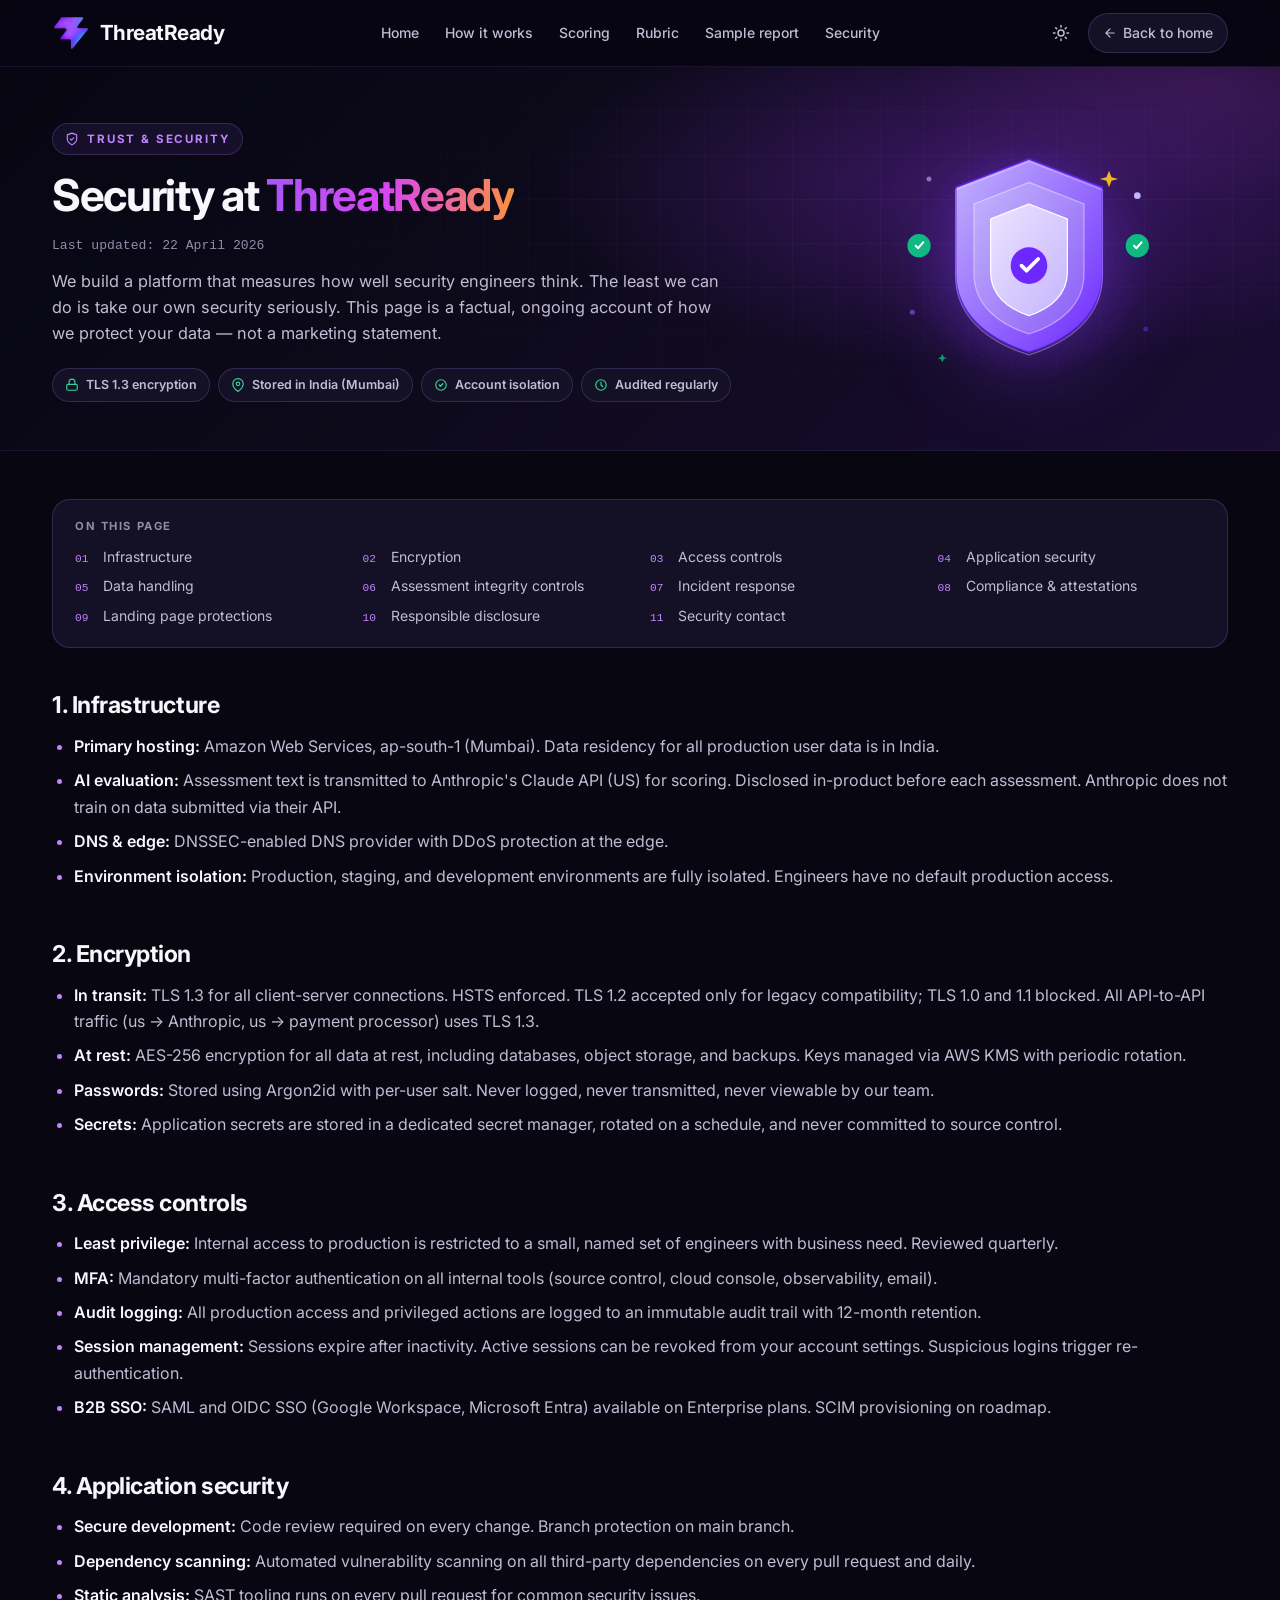
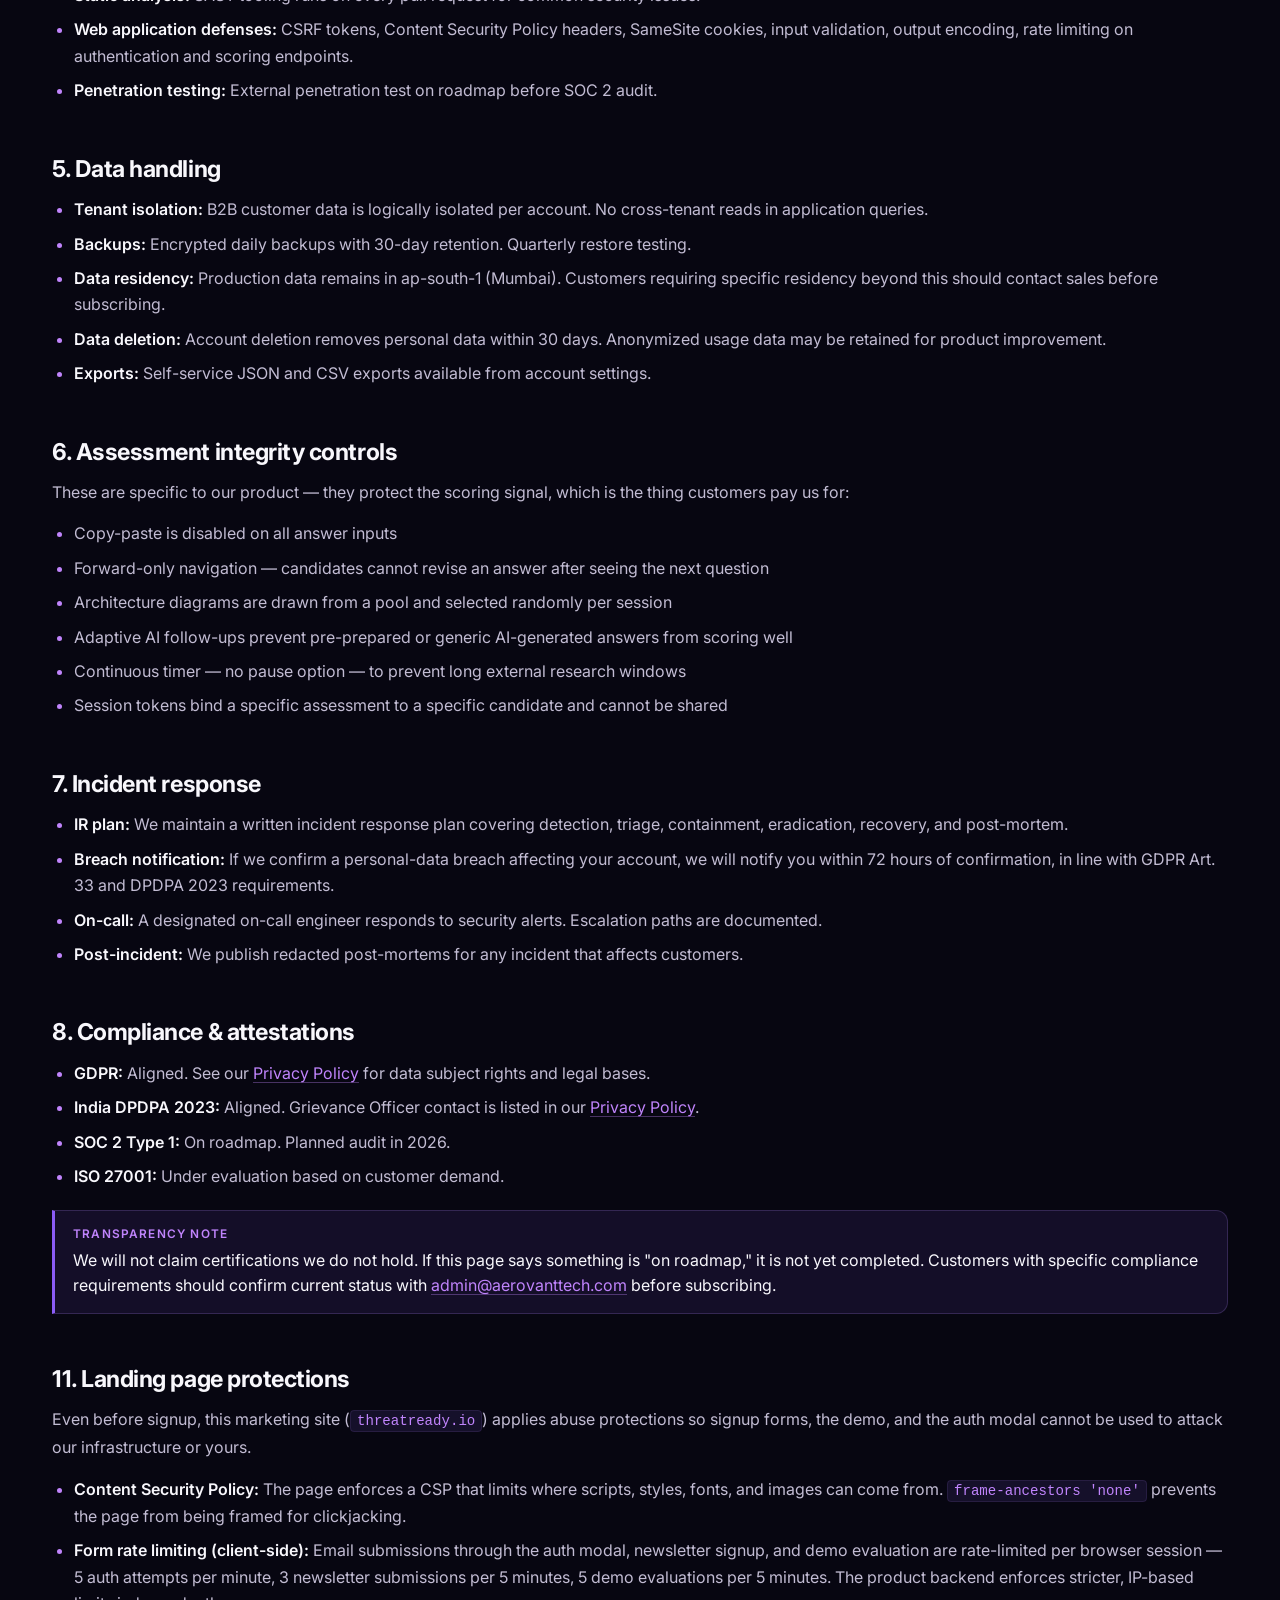
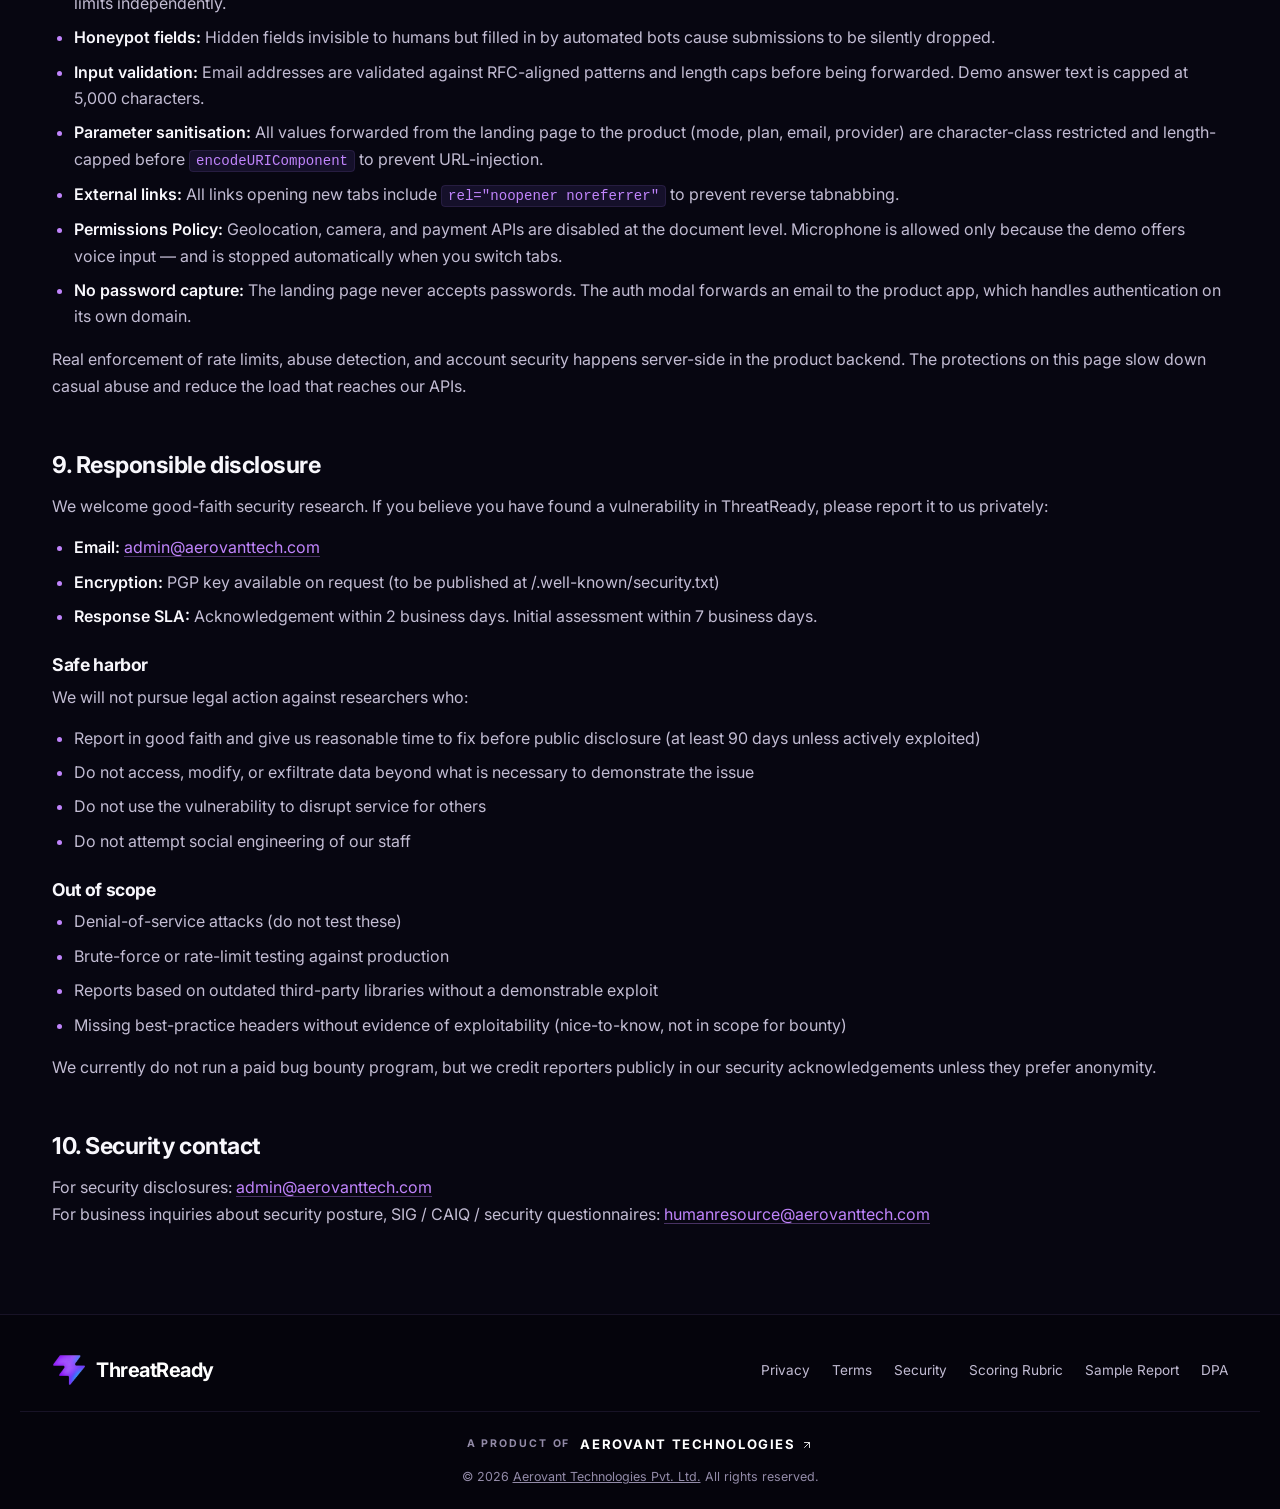
<file: security.html>
<!DOCTYPE html>
<html lang="en">
<head>
<meta charset="UTF-8">
<meta name="viewport" content="width=device-width,initial-scale=1.0">
<meta name="description" content="ThreatReady security practices — infrastructure, encryption, access controls, and responsible disclosure program.">
<meta name="robots" content="index, follow">
<title>Security — ThreatReady</title>
<link rel="icon" type="image/x-icon" href="favicon.ico">
<link rel="icon" type="image/png" sizes="32x32" href="favicon-32.png">
<link rel="icon" type="image/png" sizes="16x16" href="favicon-16.png">
<script>
(function(){try{var s=localStorage.getItem('tr-theme')||localStorage.getItem('theme');var t=(s==='light'||s==='dark')?s:'dark';document.documentElement.setAttribute('data-theme',t);}catch(e){document.documentElement.setAttribute('data-theme','dark');}})();
</script>
<link rel="preconnect" href="https://fonts.googleapis.com">
<link rel="preconnect" href="https://fonts.gstatic.com" crossorigin>
<link rel="stylesheet" href="https://fonts.googleapis.com/css2?family=Inter:wght@400;500;600;700;800&display=swap">
<link rel="stylesheet" href="site.css">
<link rel="stylesheet" href="legal.css">
</head>
<body>

<nav class="lnav">
<div class="lnav-c">
<a href="index.html" class="logo">
<span class="logo-i" role="img" aria-label="ThreatReady logo"></span>
<span class="logo-t">ThreatReady</span>
</a>
<ul class="lnav-links" aria-label="Pages">
<li><a href="index.html">Home</a></li>
<li><a href="how-it-works.html">How it works</a></li>
<li><a href="transparent-scoring.html">Scoring</a></li>
<li><a href="rubric.html">Rubric</a></li>
<li><a href="sample-report.html">Sample report</a></li>
<li><a href="security.html">Security</a></li>
</ul>
<div class="lnav-r">
<button class="theme-tog" id="themeTog" aria-label="Toggle dark mode" title="Toggle dark mode">
<svg class="sun-i" viewBox="0 0 24 24" fill="none"><circle cx="12" cy="12" r="4" stroke="currentColor" stroke-width="2"/><path d="M12 2v2M12 20v2M4.93 4.93l1.41 1.41M17.66 17.66l1.41 1.41M2 12h2M20 12h2M4.93 19.07l1.41-1.41M17.66 6.34l1.41-1.41" stroke="currentColor" stroke-width="2" stroke-linecap="round"/></svg>
<svg class="moon-i" viewBox="0 0 24 24" fill="none"><path d="M21 12.79A9 9 0 1 1 11.21 3A7 7 0 0 0 21 12.79z" stroke="currentColor" stroke-width="2" stroke-linecap="round" stroke-linejoin="round"/></svg>
</button>
<a href="index.html" class="back"><svg viewBox="0 0 24 24" fill="none"><path d="M19 12H5M12 19l-7-7 7-7" stroke="currentColor" stroke-width="2" stroke-linecap="round" stroke-linejoin="round"/></svg><span>Back to home</span></a>
</div>
</div>
</nav>

<header class="lhero">
<div class="lhero-c">
<div class="lhero-l">
<span class="lhero-eyebrow">
<svg viewBox="0 0 24 24" fill="none"><path d="M12 22s8-4 8-10V5l-8-3-8 3v7c0 6 8 10 8 10z" stroke="currentColor" stroke-width="2" stroke-linejoin="round"/><path d="M9 12l2 2 4-4" stroke="currentColor" stroke-width="2" stroke-linecap="round" stroke-linejoin="round"/></svg>
Trust &amp; security
</span>
<h1>Security at <span class="accent">ThreatReady</span></h1>
<p class="meta">Last updated: 22 April 2026</p>
<p class="intro">We build a platform that measures how well security engineers think. The least we can do is take our own security seriously. This page is a factual, ongoing account of how we protect your data — not a marketing statement.</p>
<div class="lhero-badges">
<span class="lhero-badge"><svg viewBox="0 0 24 24" fill="none"><rect x="3" y="11" width="18" height="10" rx="2" stroke="currentColor" stroke-width="2"/><path d="M7 11V7a5 5 0 0110 0v4" stroke="currentColor" stroke-width="2"/></svg>TLS 1.3 encryption</span>
<span class="lhero-badge"><svg viewBox="0 0 24 24" fill="none"><path d="M21 10c0 7-9 13-9 13s-9-6-9-13a9 9 0 0118 0z" stroke="currentColor" stroke-width="2"/><circle cx="12" cy="10" r="3" stroke="currentColor" stroke-width="2"/></svg>Stored in India (Mumbai)</span>
<span class="lhero-badge"><svg viewBox="0 0 24 24" fill="none"><path d="M9 12l2 2 4-4" stroke="currentColor" stroke-width="2.5" stroke-linecap="round" stroke-linejoin="round"/><circle cx="12" cy="12" r="9" stroke="currentColor" stroke-width="2"/></svg>Account isolation</span>
<span class="lhero-badge"><svg viewBox="0 0 24 24" fill="none"><circle cx="12" cy="12" r="9" stroke="currentColor" stroke-width="2"/><path d="M12 7v5l3 3" stroke="currentColor" stroke-width="2" stroke-linecap="round"/></svg>Audited regularly</span>
</div>
</div>
<div class="lhero-r">
<svg class="lhero-art" viewBox="0 0 360 320" xmlns="http://www.w3.org/2000/svg" aria-hidden="true">
<defs>
<linearGradient id="secOuter" x1="0%" y1="0%" x2="100%" y2="100%">
<stop offset="0%" stop-color="#C4B5FD"/>
<stop offset="100%" stop-color="#6D28FF"/>
</linearGradient>
<linearGradient id="secMid" x1="0%" y1="0%" x2="100%" y2="100%">
<stop offset="0%" stop-color="#c4b5fd"/>
<stop offset="100%" stop-color="#8B5CF6"/>
</linearGradient>
<linearGradient id="secInner" x1="0%" y1="0%" x2="100%" y2="100%">
<stop offset="0%" stop-color="#EDE4FF"/>
<stop offset="100%" stop-color="#c4b5fd"/>
</linearGradient>
<radialGradient id="secGlow" cx="50%" cy="50%" r="50%">
<stop offset="0%" stop-color="#8B5CF6" stop-opacity=".25"/>
<stop offset="100%" stop-color="#6D28FF" stop-opacity="0"/>
</radialGradient>
</defs>
<circle cx="180" cy="160" r="150" fill="url(#secGlow)"/>
<g stroke="rgba(109, 40, 255,.18)" stroke-width="1.2" fill="none" stroke-dasharray="3 6">
<circle cx="180" cy="160" r="125"/>
<circle cx="180" cy="160" r="100"/>
</g>
<circle cx="60" cy="60" r="3" fill="#C4B5FD" opacity=".6"/>
<circle cx="310" cy="80" r="4" fill="#c4b5fd"/>
<circle cx="40" cy="220" r="3" fill="#8B5CF6" opacity=".6"/>
<circle cx="320" cy="240" r="3" fill="#6D28FF" opacity=".5"/>
<g transform="translate(48,140)">
<circle cx="0" cy="0" r="14" fill="#10b981"/>
<path d="M-4 0 L-1 3 L5 -4" stroke="#fff" stroke-width="2.5" stroke-linecap="round" stroke-linejoin="round" fill="none"/>
</g>
<g transform="translate(310,140)">
<circle cx="0" cy="0" r="14" fill="#10b981"/>
<path d="M-4 0 L-1 3 L5 -4" stroke="#fff" stroke-width="2.5" stroke-linecap="round" stroke-linejoin="round" fill="none"/>
</g>
<path d="M180 36 L268 70 V174 C268 220 232 252 180 268 C128 252 92 220 92 174 V70 Z" fill="url(#secOuter)" stroke="#5B1FE0" stroke-width="2"/>
<path d="M180 36 L268 70 V174 C268 220 232 252 180 268 C128 252 92 220 92 174 V70 Z" fill="none" stroke="rgba(255,255,255,.3)" stroke-width="1.5" transform="translate(0,3)"/>
<path d="M180 64 L246 90 V174 C246 210 218 234 180 246 C142 234 114 210 114 174 V90 Z" fill="url(#secMid)" stroke="rgba(255,255,255,.4)" stroke-width="1.5"/>
<path d="M180 90 L226 108 V172 C226 198 207 215 180 224 C153 215 134 198 134 172 V108 Z" fill="url(#secInner)" stroke="#fff" stroke-width="1.5"/>
<g transform="translate(180,164)">
<circle cx="0" cy="0" r="22" fill="#6D28FF"/>
<path d="M-9 0 L-3 6 L11 -8" stroke="#fff" stroke-width="4.5" stroke-linecap="round" stroke-linejoin="round" fill="none"/>
</g>
<g fill="#fbbf24" opacity=".95">
<path d="M276 50 L279 58 L287 60 L279 62 L276 70 L273 62 L265 60 L273 58 Z"/>
</g>
<g fill="#10b981" opacity=".8">
<path d="M76 270 L78 274 L82 275 L78 276 L76 280 L74 276 L70 275 L74 274 Z"/>
</g>
</svg>
</div>
</div>
</header>

<main class="lbody">

<div class="ltoc">
<h4>On this page</h4>
<ol>
<li><a href="#infra">Infrastructure</a></li>
<li><a href="#encrypt">Encryption</a></li>
<li><a href="#access">Access controls</a></li>
<li><a href="#app">Application security</a></li>
<li><a href="#data">Data handling</a></li>
<li><a href="#integrity">Assessment integrity controls</a></li>
<li><a href="#ir">Incident response</a></li>
<li><a href="#compliance">Compliance &amp; attestations</a></li>
<li><a href="#landing">Landing page protections</a></li>
<li><a href="#disclose">Responsible disclosure</a></li>
<li><a href="#contact">Security contact</a></li>
</ol>
</div>

<h2 id="infra">1. Infrastructure</h2>
<ul>
<li><strong>Primary hosting:</strong> Amazon Web Services, ap-south-1 (Mumbai). Data residency for all production user data is in India.</li>
<li><strong>AI evaluation:</strong> Assessment text is transmitted to Anthropic's Claude API (US) for scoring. Disclosed in-product before each assessment. Anthropic does not train on data submitted via their API.</li>
<li><strong>DNS &amp; edge:</strong> DNSSEC-enabled DNS provider with DDoS protection at the edge.</li>
<li><strong>Environment isolation:</strong> Production, staging, and development environments are fully isolated. Engineers have no default production access.</li>
</ul>

<h2 id="encrypt">2. Encryption</h2>
<ul>
<li><strong>In transit:</strong> TLS 1.3 for all client-server connections. HSTS enforced. TLS 1.2 accepted only for legacy compatibility; TLS 1.0 and 1.1 blocked. All API-to-API traffic (us → Anthropic, us → payment processor) uses TLS 1.3.</li>
<li><strong>At rest:</strong> AES-256 encryption for all data at rest, including databases, object storage, and backups. Keys managed via AWS KMS with periodic rotation.</li>
<li><strong>Passwords:</strong> Stored using Argon2id with per-user salt. Never logged, never transmitted, never viewable by our team.</li>
<li><strong>Secrets:</strong> Application secrets are stored in a dedicated secret manager, rotated on a schedule, and never committed to source control.</li>
</ul>

<h2 id="access">3. Access controls</h2>
<ul>
<li><strong>Least privilege:</strong> Internal access to production is restricted to a small, named set of engineers with business need. Reviewed quarterly.</li>
<li><strong>MFA:</strong> Mandatory multi-factor authentication on all internal tools (source control, cloud console, observability, email).</li>
<li><strong>Audit logging:</strong> All production access and privileged actions are logged to an immutable audit trail with 12-month retention.</li>
<li><strong>Session management:</strong> Sessions expire after inactivity. Active sessions can be revoked from your account settings. Suspicious logins trigger re-authentication.</li>
<li><strong>B2B SSO:</strong> SAML and OIDC SSO (Google Workspace, Microsoft Entra) available on Enterprise plans. SCIM provisioning on roadmap.</li>
</ul>

<h2 id="app">4. Application security</h2>
<ul>
<li><strong>Secure development:</strong> Code review required on every change. Branch protection on main branch.</li>
<li><strong>Dependency scanning:</strong> Automated vulnerability scanning on all third-party dependencies on every pull request and daily.</li>
<li><strong>Static analysis:</strong> SAST tooling runs on every pull request for common security issues.</li>
<li><strong>Web application defenses:</strong> CSRF tokens, Content Security Policy headers, SameSite cookies, input validation, output encoding, rate limiting on authentication and scoring endpoints.</li>
<li><strong>Penetration testing:</strong> External penetration test on roadmap before SOC 2 audit.</li>
</ul>

<h2 id="data">5. Data handling</h2>
<ul>
<li><strong>Tenant isolation:</strong> B2B customer data is logically isolated per account. No cross-tenant reads in application queries.</li>
<li><strong>Backups:</strong> Encrypted daily backups with 30-day retention. Quarterly restore testing.</li>
<li><strong>Data residency:</strong> Production data remains in ap-south-1 (Mumbai). Customers requiring specific residency beyond this should contact sales before subscribing.</li>
<li><strong>Data deletion:</strong> Account deletion removes personal data within 30 days. Anonymized usage data may be retained for product improvement.</li>
<li><strong>Exports:</strong> Self-service JSON and CSV exports available from account settings.</li>
</ul>

<h2 id="integrity">6. Assessment integrity controls</h2>
<p>These are specific to our product — they protect the scoring signal, which is the thing customers pay us for:</p>
<ul>
<li>Copy-paste is disabled on all answer inputs</li>
<li>Forward-only navigation — candidates cannot revise an answer after seeing the next question</li>
<li>Architecture diagrams are drawn from a pool and selected randomly per session</li>
<li>Adaptive AI follow-ups prevent pre-prepared or generic AI-generated answers from scoring well</li>
<li>Continuous timer — no pause option — to prevent long external research windows</li>
<li>Session tokens bind a specific assessment to a specific candidate and cannot be shared</li>
</ul>

<h2 id="ir">7. Incident response</h2>
<ul>
<li><strong>IR plan:</strong> We maintain a written incident response plan covering detection, triage, containment, eradication, recovery, and post-mortem.</li>
<li><strong>Breach notification:</strong> If we confirm a personal-data breach affecting your account, we will notify you within 72 hours of confirmation, in line with GDPR Art. 33 and DPDPA 2023 requirements.</li>
<li><strong>On-call:</strong> A designated on-call engineer responds to security alerts. Escalation paths are documented.</li>
<li><strong>Post-incident:</strong> We publish redacted post-mortems for any incident that affects customers.</li>
</ul>

<h2 id="compliance">8. Compliance &amp; attestations</h2>
<ul>
<li><strong>GDPR:</strong> Aligned. See our <a href="privacy.html">Privacy Policy</a> for data subject rights and legal bases.</li>
<li><strong>India DPDPA 2023:</strong> Aligned. Grievance Officer contact is listed in our <a href="privacy.html#contact">Privacy Policy</a>.</li>
<li><strong>SOC 2 Type 1:</strong> On roadmap. Planned audit in 2026.</li>
<li><strong>ISO 27001:</strong> Under evaluation based on customer demand.</li>
</ul>
<div class="callout">
<strong>Transparency note</strong>
We will not claim certifications we do not hold. If this page says something is "on roadmap," it is not yet completed. Customers with specific compliance requirements should confirm current status with <a href="mailto:admin@aerovanttech.com">admin@aerovanttech.com</a> before subscribing.
</div>


<h2 id="landing">11. Landing page protections</h2>
<p>Even before signup, this marketing site (<code>threatready.io</code>) applies abuse protections so signup forms, the demo, and the auth modal cannot be used to attack our infrastructure or yours.</p>
<ul>
<li><strong>Content Security Policy:</strong> The page enforces a CSP that limits where scripts, styles, fonts, and images can come from. <code>frame-ancestors 'none'</code> prevents the page from being framed for clickjacking.</li>
<li><strong>Form rate limiting (client-side):</strong> Email submissions through the auth modal, newsletter signup, and demo evaluation are rate-limited per browser session — 5 auth attempts per minute, 3 newsletter submissions per 5 minutes, 5 demo evaluations per 5 minutes. The product backend enforces stricter, IP-based limits independently.</li>
<li><strong>Honeypot fields:</strong> Hidden fields invisible to humans but filled in by automated bots cause submissions to be silently dropped.</li>
<li><strong>Input validation:</strong> Email addresses are validated against RFC-aligned patterns and length caps before being forwarded. Demo answer text is capped at 5,000 characters.</li>
<li><strong>Parameter sanitisation:</strong> All values forwarded from the landing page to the product (mode, plan, email, provider) are character-class restricted and length-capped before <code>encodeURIComponent</code> to prevent URL-injection.</li>
<li><strong>External links:</strong> All links opening new tabs include <code>rel="noopener noreferrer"</code> to prevent reverse tabnabbing.</li>
<li><strong>Permissions Policy:</strong> Geolocation, camera, and payment APIs are disabled at the document level. Microphone is allowed only because the demo offers voice input — and is stopped automatically when you switch tabs.</li>
<li><strong>No password capture:</strong> The landing page never accepts passwords. The auth modal forwards an email to the product app, which handles authentication on its own domain.</li>
</ul>
<p>Real enforcement of rate limits, abuse detection, and account security happens server-side in the product backend. The protections on this page slow down casual abuse and reduce the load that reaches our APIs.</p>

<h2 id="disclose">9. Responsible disclosure</h2>
<p>We welcome good-faith security research. If you believe you have found a vulnerability in ThreatReady, please report it to us privately:</p>
<ul>
<li><strong>Email:</strong> <a href="mailto:admin@aerovanttech.com">admin@aerovanttech.com</a></li>
<li><strong>Encryption:</strong> PGP key available on request (to be published at /.well-known/security.txt)</li>
<li><strong>Response SLA:</strong> Acknowledgement within 2 business days. Initial assessment within 7 business days.</li>
</ul>

<h3>Safe harbor</h3>
<p>We will not pursue legal action against researchers who:</p>
<ul>
<li>Report in good faith and give us reasonable time to fix before public disclosure (at least 90 days unless actively exploited)</li>
<li>Do not access, modify, or exfiltrate data beyond what is necessary to demonstrate the issue</li>
<li>Do not use the vulnerability to disrupt service for others</li>
<li>Do not attempt social engineering of our staff</li>
</ul>

<h3>Out of scope</h3>
<ul>
<li>Denial-of-service attacks (do not test these)</li>
<li>Brute-force or rate-limit testing against production</li>
<li>Reports based on outdated third-party libraries without a demonstrable exploit</li>
<li>Missing best-practice headers without evidence of exploitability (nice-to-know, not in scope for bounty)</li>
</ul>
<p>We currently do not run a paid bug bounty program, but we credit reporters publicly in our security acknowledgements unless they prefer anonymity.</p>

<h2 id="contact">10. Security contact</h2>
<p>For security disclosures: <a href="mailto:admin@aerovanttech.com">admin@aerovanttech.com</a><br>
For business inquiries about security posture, SIG / CAIQ / security questionnaires: <a href="mailto:humanresource@aerovanttech.com">humanresource@aerovanttech.com</a></p>

</main>

<footer class="lft">
<div class="lft-c">
<a href="index.html" class="logo">
<span class="logo-i" role="img" aria-label="ThreatReady logo"></span>
<span class="logo-t">ThreatReady</span>
</a>
<ul class="lft-l">
<li><a href="privacy.html" target="_blank" rel="noopener noreferrer">Privacy</a></li>
<li><a href="terms.html" target="_blank" rel="noopener noreferrer">Terms</a></li>
<li><a href="security.html" target="_blank" rel="noopener noreferrer">Security</a></li>
<li><a href="rubric.html" target="_blank" rel="noopener noreferrer">Scoring Rubric</a></li>
<li><a href="sample-report.html" target="_blank" rel="noopener noreferrer">Sample Report</a></li>
<li><a href="dpa.html" target="_blank" rel="noopener noreferrer">DPA</a></li>
</ul>
</div>
<div class="aprod"><span>A PRODUCT OF</span><a href="https://aerovanttech.com/" target="_blank" rel="noopener">AEROVANT TECHNOLOGIES<svg viewBox="0 0 24 24" fill="none"><path d="M7 17L17 7M7 7h10v10" stroke="currentColor" stroke-width="2" stroke-linecap="round"/></svg></a></div><div class="lft-bot">&copy; 2026 <a href="https://aerovanttech.com/" target="_blank" rel="noopener" style="color:inherit;text-decoration:underline">Aerovant Technologies Pvt. Ltd.</a> All rights reserved.</div>
</footer>


<script>
(function(){var t=document.getElementById('themeTog');if(!t)return;t.addEventListener('click',function(){var c=document.documentElement.getAttribute('data-theme')||'dark';var n=c==='dark'?'light':'dark';document.documentElement.setAttribute('data-theme',n);try{localStorage.setItem('tr-theme',n);}catch(e){}});})();
</script>

<script>
/* Smart back link — remember where the visitor came from.
   Priority:  ?from=<id>  >  referrer hash  >  plain index.html  */
(function(){
  var back = document.querySelector('a.back');
  if(!back) return;
  var target = 'index.html';
  var label = 'Back to home';
  try{
    var params = new URLSearchParams(location.search);
    var from = params.get('from');
    if(from && /^[a-z0-9_-]+$/i.test(from)){
      target = 'index.html#' + from;
      label = 'Back to site';
    } else if(document.referrer){
      var r = new URL(document.referrer, location.href);
      if(r.origin === location.origin && (r.pathname.endsWith('/index.html') || r.pathname === '/' || r.pathname === '')){
        if(r.hash){
          target = 'index.html' + r.hash;
          label = 'Back to site';
        }
      }
    }
  }catch(e){}
  // only update href (keep the arrow SVG + text intact)
  back.setAttribute('href', target);
  // update the trailing text node after the SVG
  var tn = null;
  back.childNodes.forEach(function(n){ if(n.nodeType === 3 && n.nodeValue.trim()) tn = n; });
  if(tn) tn.nodeValue = label;
})();
</script>
<script src="back-to-top.js" defer></script>
</body>
</html>
</file>
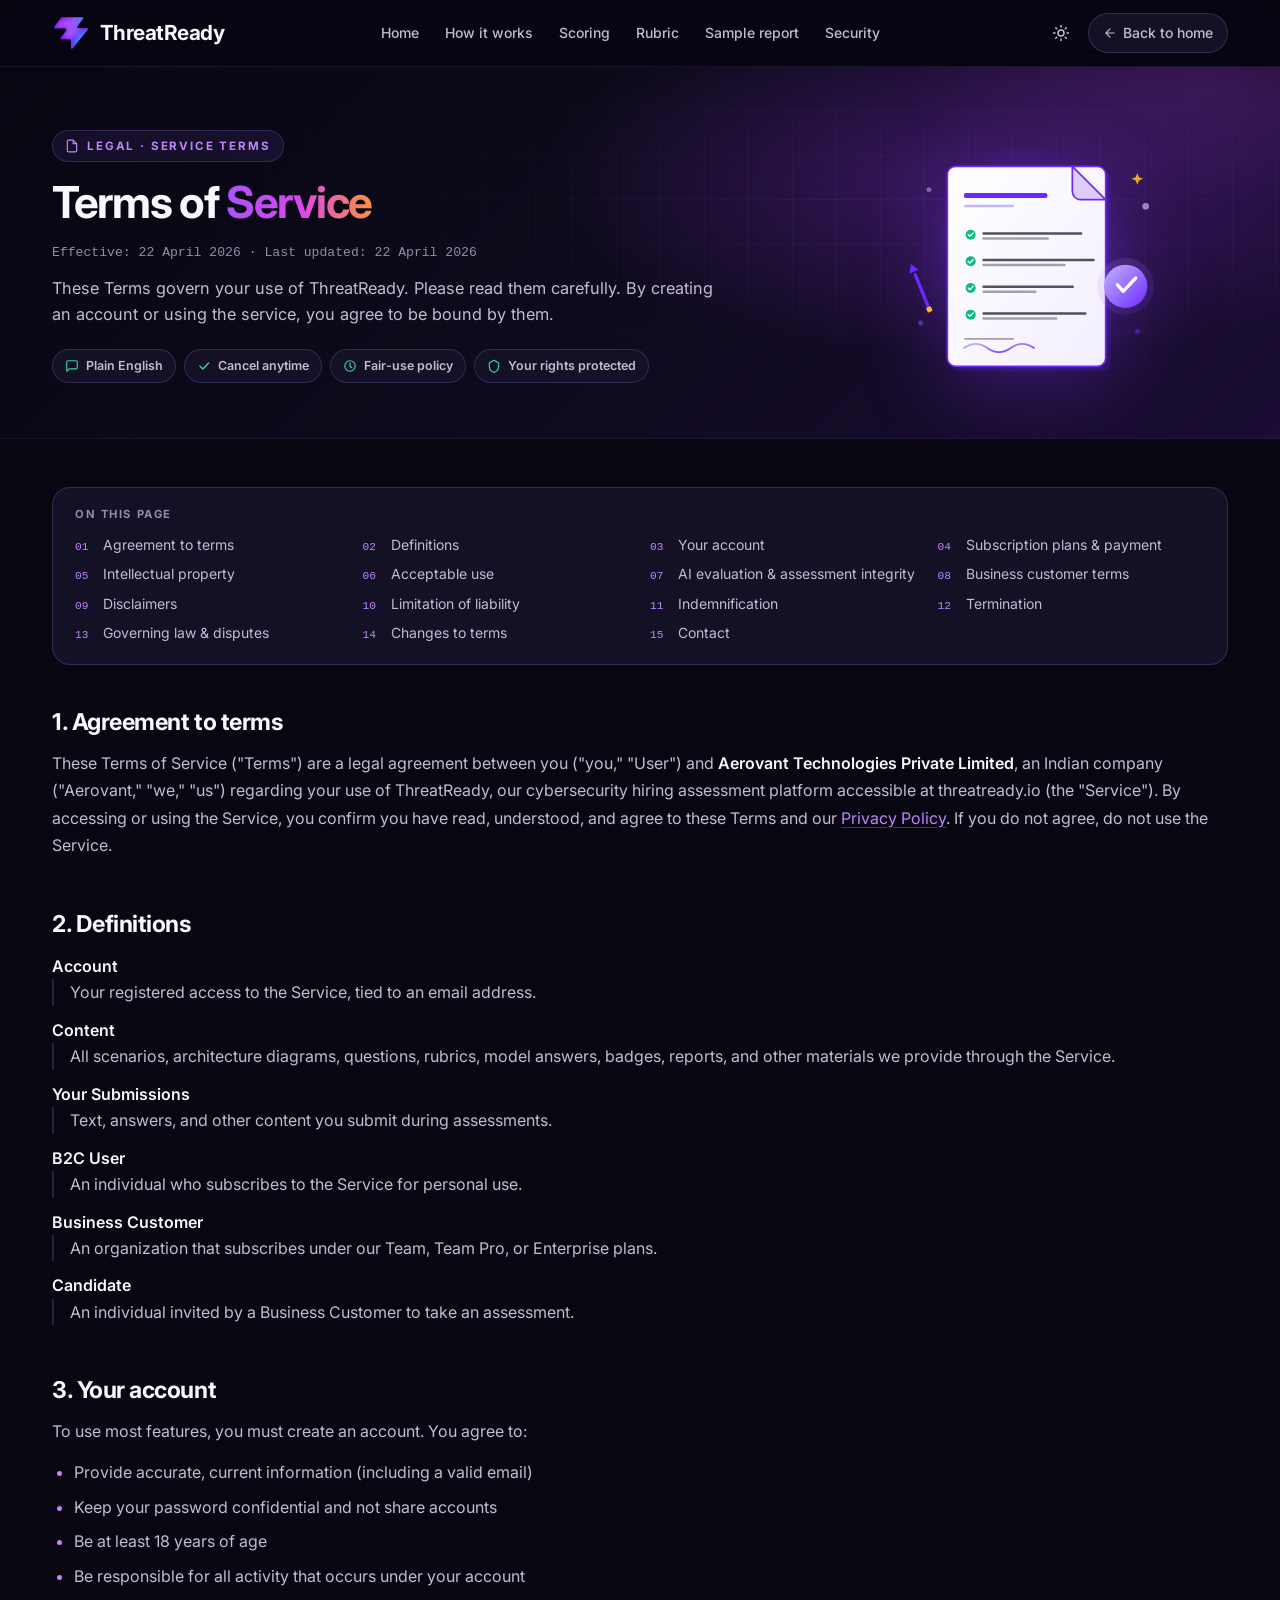
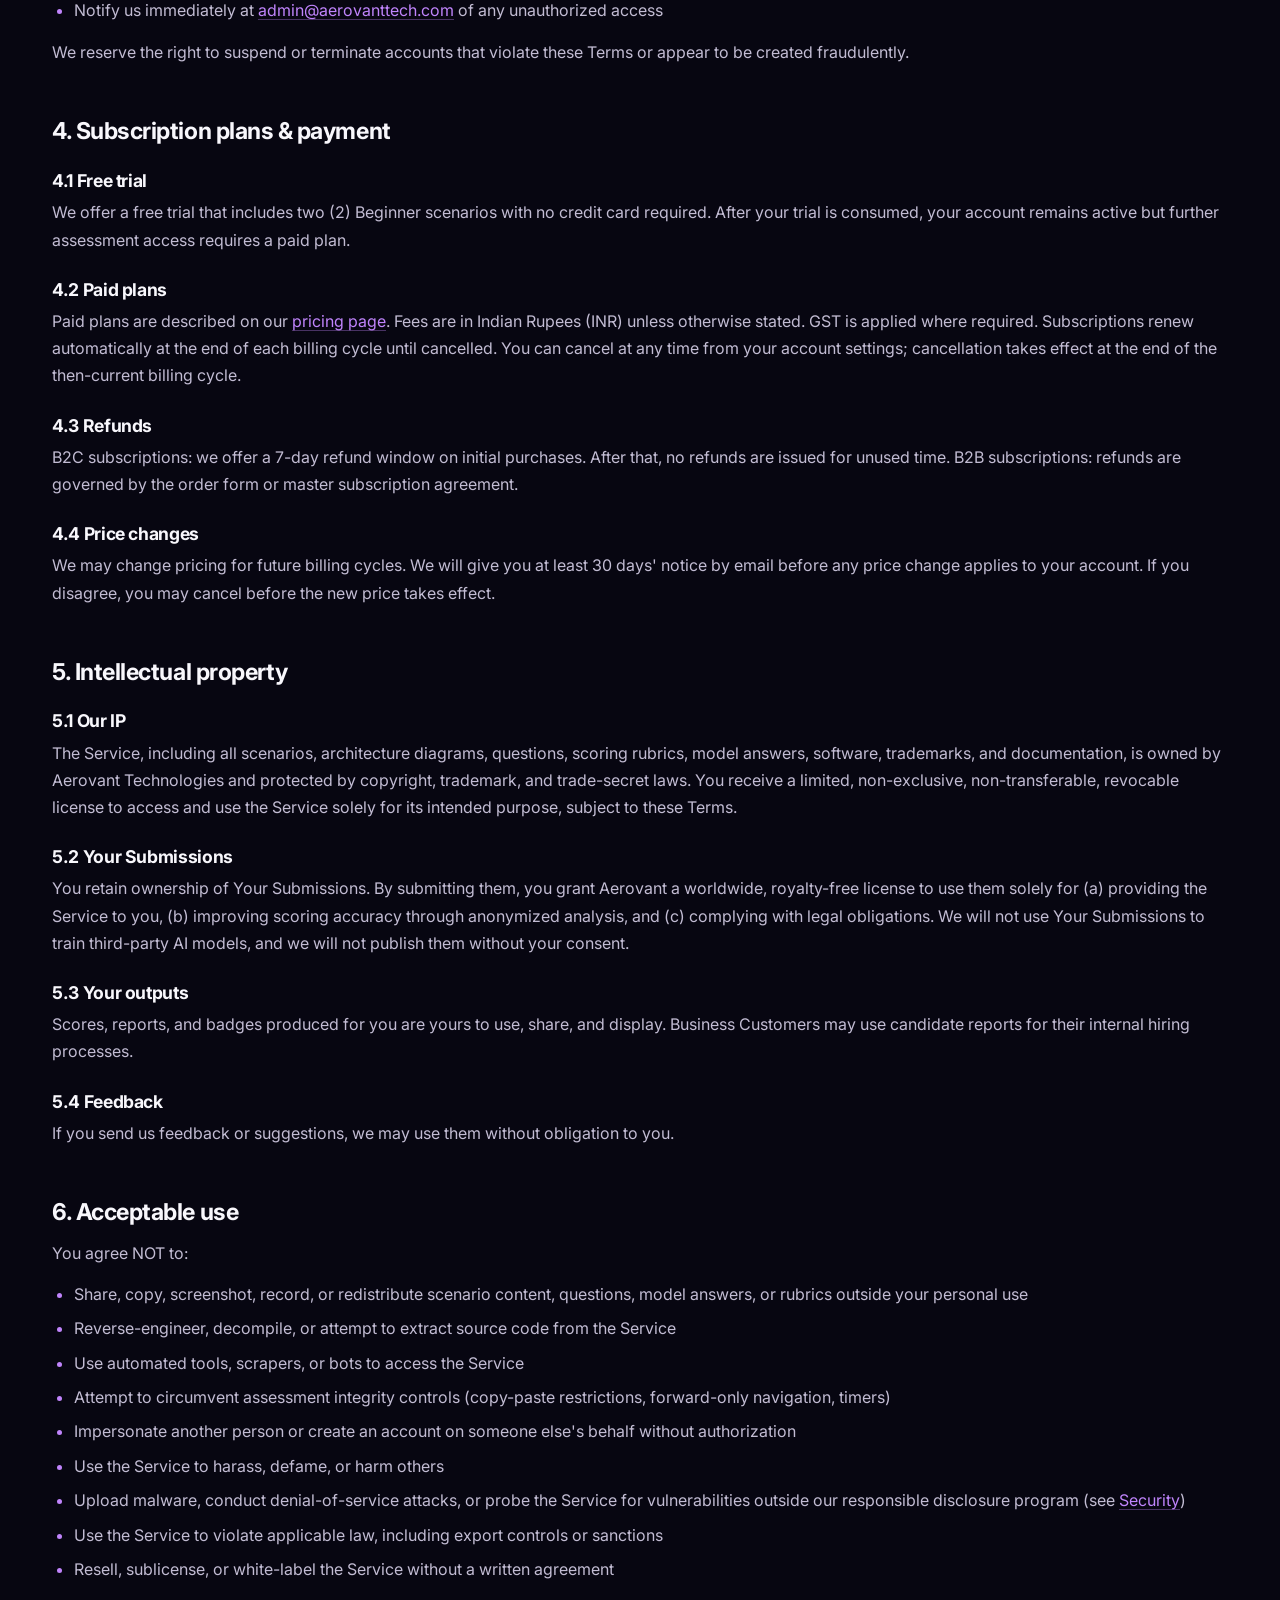
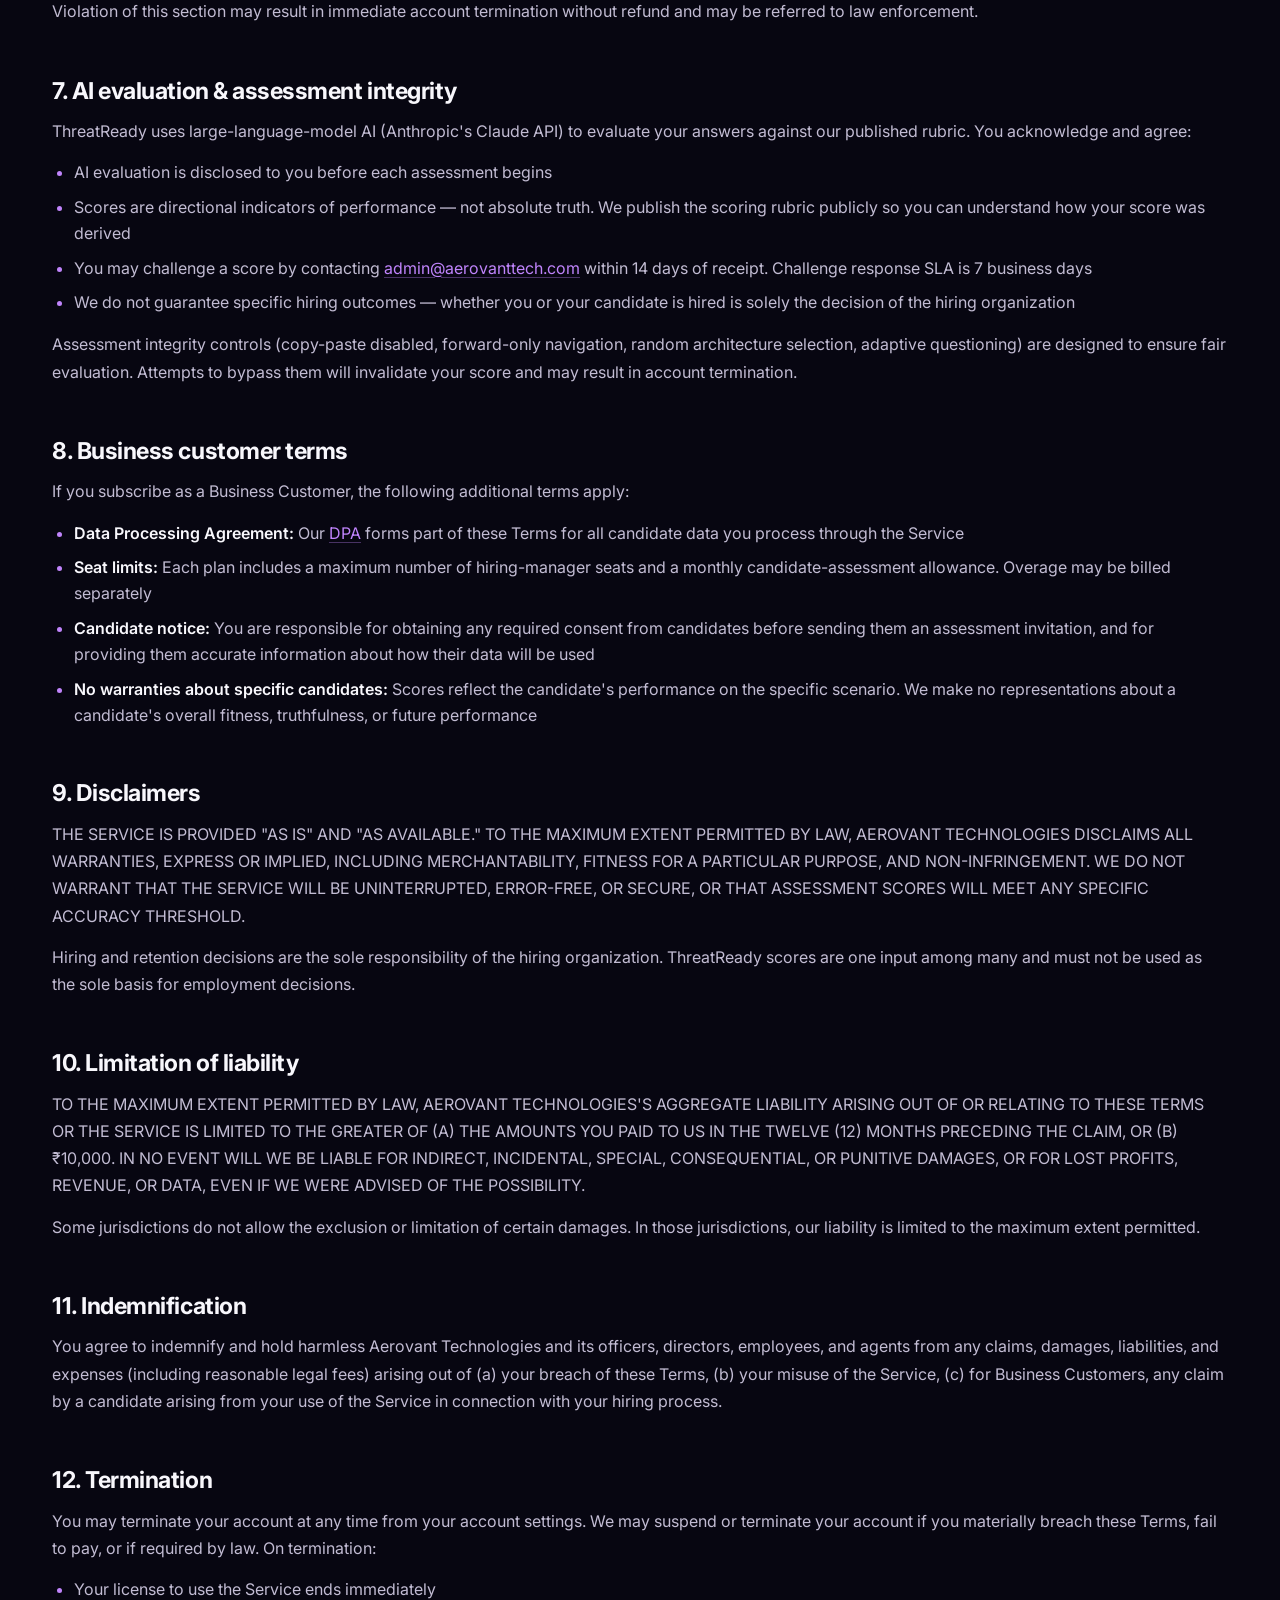
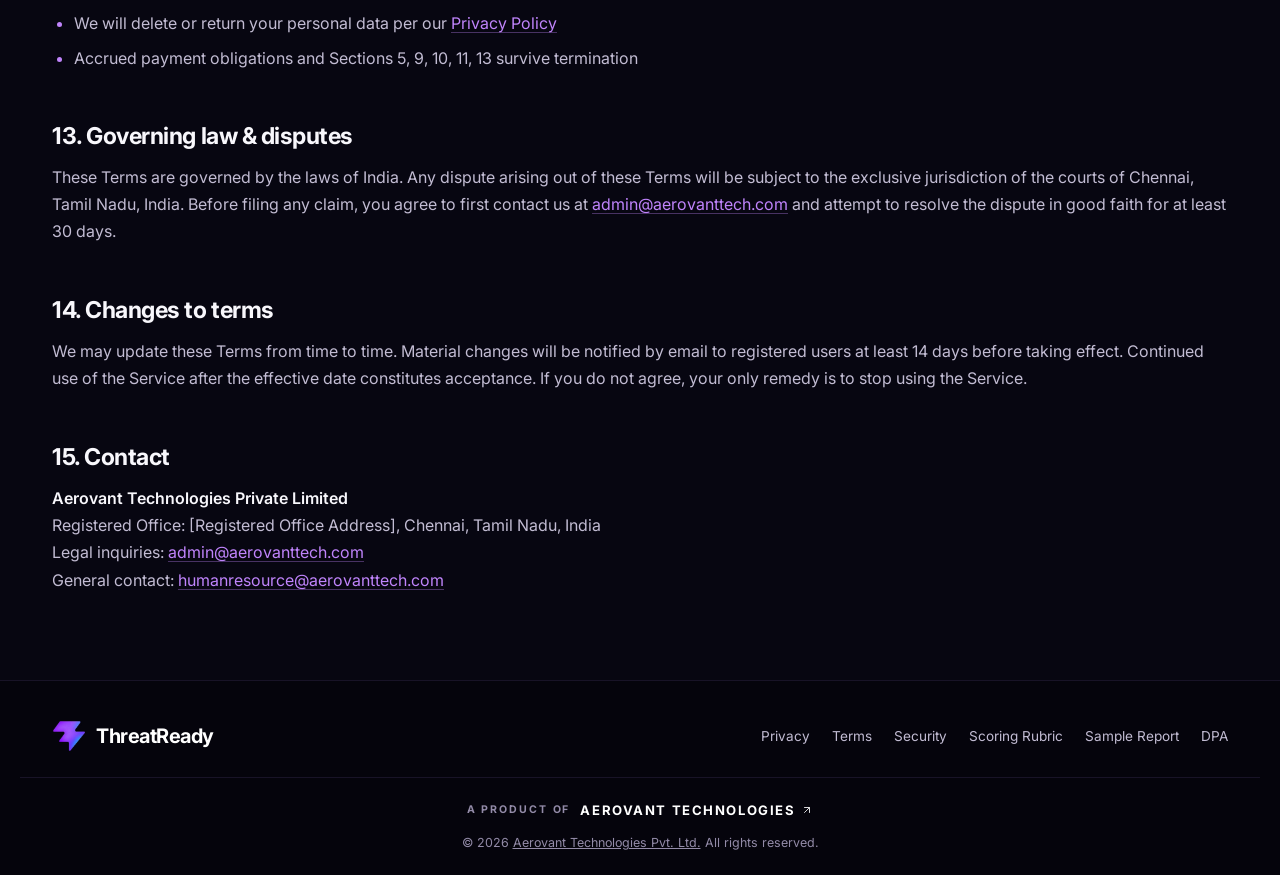
<file: terms.html>
<!DOCTYPE html>
<html lang="en">
<head>
<meta charset="UTF-8">
<meta name="viewport" content="width=device-width,initial-scale=1.0">
<meta name="description" content="ThreatReady Terms of Service — the contract between you and Aerovant Technologies for use of the platform.">
<meta name="robots" content="index, follow">
<title>Terms of Service — ThreatReady</title>
<link rel="icon" type="image/x-icon" href="favicon.ico">
<link rel="icon" type="image/png" sizes="32x32" href="favicon-32.png">
<link rel="icon" type="image/png" sizes="16x16" href="favicon-16.png">
<script>
(function(){try{var s=localStorage.getItem('tr-theme')||localStorage.getItem('theme');var t=(s==='light'||s==='dark')?s:'dark';document.documentElement.setAttribute('data-theme',t);}catch(e){document.documentElement.setAttribute('data-theme','dark');}})();
</script>
<link rel="preconnect" href="https://fonts.googleapis.com">
<link rel="preconnect" href="https://fonts.gstatic.com" crossorigin>
<link rel="stylesheet" href="https://fonts.googleapis.com/css2?family=Inter:wght@400;500;600;700;800&display=swap">
<link rel="stylesheet" href="site.css">
<link rel="stylesheet" href="legal.css">
</head>
<body>

<nav class="lnav">
<div class="lnav-c">
<a href="index.html" class="logo">
<span class="logo-i" role="img" aria-label="ThreatReady logo"></span>
<span class="logo-t">ThreatReady</span>
</a>
<ul class="lnav-links" aria-label="Pages">
<li><a href="index.html">Home</a></li>
<li><a href="how-it-works.html">How it works</a></li>
<li><a href="transparent-scoring.html">Scoring</a></li>
<li><a href="rubric.html">Rubric</a></li>
<li><a href="sample-report.html">Sample report</a></li>
<li><a href="security.html">Security</a></li>
</ul>
<div class="lnav-r">
<button class="theme-tog" id="themeTog" aria-label="Toggle dark mode" title="Toggle dark mode">
<svg class="sun-i" viewBox="0 0 24 24" fill="none"><circle cx="12" cy="12" r="4" stroke="currentColor" stroke-width="2"/><path d="M12 2v2M12 20v2M4.93 4.93l1.41 1.41M17.66 17.66l1.41 1.41M2 12h2M20 12h2M4.93 19.07l1.41-1.41M17.66 6.34l1.41-1.41" stroke="currentColor" stroke-width="2" stroke-linecap="round"/></svg>
<svg class="moon-i" viewBox="0 0 24 24" fill="none"><path d="M21 12.79A9 9 0 1 1 11.21 3A7 7 0 0 0 21 12.79z" stroke="currentColor" stroke-width="2" stroke-linecap="round" stroke-linejoin="round"/></svg>
</button>
<a href="index.html" class="back"><svg viewBox="0 0 24 24" fill="none"><path d="M19 12H5M12 19l-7-7 7-7" stroke="currentColor" stroke-width="2" stroke-linecap="round" stroke-linejoin="round"/></svg><span>Back to home</span></a>
</div>
</div>
</nav>

<header class="lhero">
<div class="lhero-c">
<div class="lhero-l">
<span class="lhero-eyebrow">
<svg viewBox="0 0 24 24" fill="none"><path d="M14 2H6a2 2 0 00-2 2v16a2 2 0 002 2h12a2 2 0 002-2V8z" stroke="currentColor" stroke-width="2" stroke-linejoin="round"/><path d="M14 2v6h6" stroke="currentColor" stroke-width="2" stroke-linejoin="round"/></svg>
Legal &middot; Service terms
</span>
<h1>Terms of <span class="accent">Service</span></h1>
<p class="meta">Effective: 22 April 2026 · Last updated: 22 April 2026</p>
<p class="intro">These Terms govern your use of ThreatReady. Please read them carefully. By creating an account or using the service, you agree to be bound by them.</p>
<div class="lhero-badges">
<span class="lhero-badge"><svg viewBox="0 0 24 24" fill="none"><path d="M21 15a2 2 0 01-2 2H7l-4 4V5a2 2 0 012-2h14a2 2 0 012 2z" stroke="currentColor" stroke-width="2" stroke-linejoin="round"/></svg>Plain English</span>
<span class="lhero-badge"><svg viewBox="0 0 24 24" fill="none"><path d="M5 12l5 5L20 7" stroke="currentColor" stroke-width="2.5" stroke-linecap="round" stroke-linejoin="round"/></svg>Cancel anytime</span>
<span class="lhero-badge"><svg viewBox="0 0 24 24" fill="none"><circle cx="12" cy="12" r="9" stroke="currentColor" stroke-width="2"/><path d="M12 7v5l3 3" stroke="currentColor" stroke-width="2" stroke-linecap="round"/></svg>Fair-use policy</span>
<span class="lhero-badge"><svg viewBox="0 0 24 24" fill="none"><path d="M12 2L4 7v6c0 5 3.5 8.5 8 10 4.5-1.5 8-5 8-10V7l-8-5z" stroke="currentColor" stroke-width="2" stroke-linejoin="round"/></svg>Your rights protected</span>
</div>
</div>
<div class="lhero-r">
<svg class="lhero-art" viewBox="0 0 360 320" xmlns="http://www.w3.org/2000/svg" aria-hidden="true">
<defs>
<linearGradient id="tmDoc" x1="0%" y1="0%" x2="100%" y2="100%">
<stop offset="0%" stop-color="#fff"/>
<stop offset="100%" stop-color="#F3EEFF"/>
</linearGradient>
<linearGradient id="tmAccent" x1="0%" y1="0%" x2="100%" y2="100%">
<stop offset="0%" stop-color="#C4B5FD"/>
<stop offset="100%" stop-color="#6D28FF"/>
</linearGradient>
<radialGradient id="tmGlow" cx="50%" cy="50%" r="50%">
<stop offset="0%" stop-color="#8B5CF6" stop-opacity=".22"/>
<stop offset="100%" stop-color="#6D28FF" stop-opacity="0"/>
</radialGradient>
</defs>
<circle cx="180" cy="160" r="140" fill="url(#tmGlow)"/>
<circle cx="60" cy="80" r="3" fill="#C4B5FD" opacity=".5"/>
<circle cx="320" cy="100" r="4" fill="#c4b5fd" opacity=".7"/>
<circle cx="50" cy="240" r="3" fill="#8B5CF6" opacity=".5"/>
<circle cx="310" cy="250" r="3" fill="#6D28FF" opacity=".5"/>
<g transform="translate(82,52)">
<rect x="6" y="6" width="190" height="240" rx="10" fill="#6D28FF" opacity=".18"/>
<rect width="190" height="240" rx="10" fill="url(#tmDoc)" stroke="#6D28FF" stroke-width="2"/>
<path d="M150 0 L190 40 H160 a10 10 0 0 1 -10 -10 Z" fill="#EDE4FF" stroke="#6D28FF" stroke-width="2" stroke-linejoin="round"/>
<rect x="20" y="32" width="100" height="6" rx="2" fill="#6D28FF"/>
<rect x="20" y="46" width="60" height="3" rx="1.5" fill="#c4b5fd"/>
<g transform="translate(22,76)">
<circle cx="6" cy="6" r="6" fill="#10b981"/>
<path d="M3 6 L5 8 L9 4" stroke="#fff" stroke-width="1.6" stroke-linecap="round" stroke-linejoin="round" fill="none"/>
<rect x="20" y="3" width="120" height="3" rx="1.5" fill="#52525b"/>
<rect x="20" y="9" width="80" height="3" rx="1.5" fill="#a1a1aa"/>
</g>
<g transform="translate(22,108)">
<circle cx="6" cy="6" r="6" fill="#10b981"/>
<path d="M3 6 L5 8 L9 4" stroke="#fff" stroke-width="1.6" stroke-linecap="round" stroke-linejoin="round" fill="none"/>
<rect x="20" y="3" width="135" height="3" rx="1.5" fill="#52525b"/>
<rect x="20" y="9" width="100" height="3" rx="1.5" fill="#a1a1aa"/>
</g>
<g transform="translate(22,140)">
<circle cx="6" cy="6" r="6" fill="#10b981"/>
<path d="M3 6 L5 8 L9 4" stroke="#fff" stroke-width="1.6" stroke-linecap="round" stroke-linejoin="round" fill="none"/>
<rect x="20" y="3" width="110" height="3" rx="1.5" fill="#52525b"/>
<rect x="20" y="9" width="65" height="3" rx="1.5" fill="#a1a1aa"/>
</g>
<g transform="translate(22,172)">
<circle cx="6" cy="6" r="6" fill="#10b981"/>
<path d="M3 6 L5 8 L9 4" stroke="#fff" stroke-width="1.6" stroke-linecap="round" stroke-linejoin="round" fill="none"/>
<rect x="20" y="3" width="125" height="3" rx="1.5" fill="#52525b"/>
<rect x="20" y="9" width="90" height="3" rx="1.5" fill="#a1a1aa"/>
</g>
<rect x="20" y="206" width="60" height="2" rx="1" fill="#a1a1aa"/>
<path d="M20 218 q14 -10 28 0 t28 0 t28 0" stroke="url(#tmAccent)" stroke-width="2" fill="none" stroke-linecap="round"/>
</g>
<g transform="translate(296,196)">
<circle cx="0" cy="0" r="34" fill="url(#tmAccent)" opacity=".15"/>
<circle cx="0" cy="0" r="26" fill="url(#tmAccent)"/>
<path d="M-10 -2 L-3 6 L12 -10" stroke="#fff" stroke-width="4" stroke-linecap="round" stroke-linejoin="round" fill="none"/>
</g>
<g transform="translate(54,208) rotate(-22)">
<rect x="-2" y="-30" width="4" height="48" rx="2" fill="#6D28FF"/>
<path d="M-6 -32 L0 -42 L6 -32 Z" fill="#6D28FF"/>
<rect x="-3" y="14" width="6" height="6" fill="#fbbf24"/>
</g>
<g fill="#fbbf24" opacity=".9">
<path d="M310 60 L312 65 L317 67 L312 69 L310 74 L308 69 L303 67 L308 65 Z"/>
</g>
</svg>
</div>
</div>
</header>

<main class="lbody">

<div class="ltoc">
<h4>On this page</h4>
<ol>
<li><a href="#accept">Agreement to terms</a></li>
<li><a href="#def">Definitions</a></li>
<li><a href="#account">Your account</a></li>
<li><a href="#plans">Subscription plans &amp; payment</a></li>
<li><a href="#ip">Intellectual property</a></li>
<li><a href="#use">Acceptable use</a></li>
<li><a href="#ai">AI evaluation &amp; assessment integrity</a></li>
<li><a href="#b2b">Business customer terms</a></li>
<li><a href="#disclaim">Disclaimers</a></li>
<li><a href="#liability">Limitation of liability</a></li>
<li><a href="#indemnity">Indemnification</a></li>
<li><a href="#term">Termination</a></li>
<li><a href="#law">Governing law &amp; disputes</a></li>
<li><a href="#changes">Changes to terms</a></li>
<li><a href="#contact">Contact</a></li>
</ol>
</div>

<h2 id="accept">1. Agreement to terms</h2>
<p>These Terms of Service ("Terms") are a legal agreement between you ("you," "User") and <strong>Aerovant Technologies Private Limited</strong>, an Indian company ("Aerovant," "we," "us") regarding your use of ThreatReady, our cybersecurity hiring assessment platform accessible at threatready.io (the "Service"). By accessing or using the Service, you confirm you have read, understood, and agree to these Terms and our <a href="privacy.html">Privacy Policy</a>. If you do not agree, do not use the Service.</p>

<h2 id="def">2. Definitions</h2>
<dl class="deflist">
<dt>Account</dt>
<dd>Your registered access to the Service, tied to an email address.</dd>
<dt>Content</dt>
<dd>All scenarios, architecture diagrams, questions, rubrics, model answers, badges, reports, and other materials we provide through the Service.</dd>
<dt>Your Submissions</dt>
<dd>Text, answers, and other content you submit during assessments.</dd>
<dt>B2C User</dt>
<dd>An individual who subscribes to the Service for personal use.</dd>
<dt>Business Customer</dt>
<dd>An organization that subscribes under our Team, Team Pro, or Enterprise plans.</dd>
<dt>Candidate</dt>
<dd>An individual invited by a Business Customer to take an assessment.</dd>
</dl>

<h2 id="account">3. Your account</h2>
<p>To use most features, you must create an account. You agree to:</p>
<ul>
<li>Provide accurate, current information (including a valid email)</li>
<li>Keep your password confidential and not share accounts</li>
<li>Be at least 18 years of age</li>
<li>Be responsible for all activity that occurs under your account</li>
<li>Notify us immediately at <a href="mailto:admin@aerovanttech.com">admin@aerovanttech.com</a> of any unauthorized access</li>
</ul>
<p>We reserve the right to suspend or terminate accounts that violate these Terms or appear to be created fraudulently.</p>

<h2 id="plans">4. Subscription plans &amp; payment</h2>

<h3>4.1 Free trial</h3>
<p>We offer a free trial that includes two (2) Beginner scenarios with no credit card required. After your trial is consumed, your account remains active but further assessment access requires a paid plan.</p>

<h3>4.2 Paid plans</h3>
<p>Paid plans are described on our <a href="index.html#pricing">pricing page</a>. Fees are in Indian Rupees (INR) unless otherwise stated. GST is applied where required. Subscriptions renew automatically at the end of each billing cycle until cancelled. You can cancel at any time from your account settings; cancellation takes effect at the end of the then-current billing cycle.</p>

<h3>4.3 Refunds</h3>
<p>B2C subscriptions: we offer a 7-day refund window on initial purchases. After that, no refunds are issued for unused time. B2B subscriptions: refunds are governed by the order form or master subscription agreement.</p>

<h3>4.4 Price changes</h3>
<p>We may change pricing for future billing cycles. We will give you at least 30 days' notice by email before any price change applies to your account. If you disagree, you may cancel before the new price takes effect.</p>

<h2 id="ip">5. Intellectual property</h2>

<h3>5.1 Our IP</h3>
<p>The Service, including all scenarios, architecture diagrams, questions, scoring rubrics, model answers, software, trademarks, and documentation, is owned by Aerovant Technologies and protected by copyright, trademark, and trade-secret laws. You receive a limited, non-exclusive, non-transferable, revocable license to access and use the Service solely for its intended purpose, subject to these Terms.</p>

<h3>5.2 Your Submissions</h3>
<p>You retain ownership of Your Submissions. By submitting them, you grant Aerovant a worldwide, royalty-free license to use them solely for (a) providing the Service to you, (b) improving scoring accuracy through anonymized analysis, and (c) complying with legal obligations. We will not use Your Submissions to train third-party AI models, and we will not publish them without your consent.</p>

<h3>5.3 Your outputs</h3>
<p>Scores, reports, and badges produced for you are yours to use, share, and display. Business Customers may use candidate reports for their internal hiring processes.</p>

<h3>5.4 Feedback</h3>
<p>If you send us feedback or suggestions, we may use them without obligation to you.</p>

<h2 id="use">6. Acceptable use</h2>
<p>You agree NOT to:</p>
<ul>
<li>Share, copy, screenshot, record, or redistribute scenario content, questions, model answers, or rubrics outside your personal use</li>
<li>Reverse-engineer, decompile, or attempt to extract source code from the Service</li>
<li>Use automated tools, scrapers, or bots to access the Service</li>
<li>Attempt to circumvent assessment integrity controls (copy-paste restrictions, forward-only navigation, timers)</li>
<li>Impersonate another person or create an account on someone else's behalf without authorization</li>
<li>Use the Service to harass, defame, or harm others</li>
<li>Upload malware, conduct denial-of-service attacks, or probe the Service for vulnerabilities outside our responsible disclosure program (see <a href="security.html">Security</a>)</li>
<li>Use the Service to violate applicable law, including export controls or sanctions</li>
<li>Resell, sublicense, or white-label the Service without a written agreement</li>
</ul>
<p>Violation of this section may result in immediate account termination without refund and may be referred to law enforcement.</p>

<h2 id="ai">7. AI evaluation &amp; assessment integrity</h2>
<p>ThreatReady uses large-language-model AI (Anthropic's Claude API) to evaluate your answers against our published rubric. You acknowledge and agree:</p>
<ul>
<li>AI evaluation is disclosed to you before each assessment begins</li>
<li>Scores are directional indicators of performance — not absolute truth. We publish the scoring rubric publicly so you can understand how your score was derived</li>
<li>You may challenge a score by contacting <a href="mailto:admin@aerovanttech.com">admin@aerovanttech.com</a> within 14 days of receipt. Challenge response SLA is 7 business days</li>
<li>We do not guarantee specific hiring outcomes — whether you or your candidate is hired is solely the decision of the hiring organization</li>
</ul>
<p>Assessment integrity controls (copy-paste disabled, forward-only navigation, random architecture selection, adaptive questioning) are designed to ensure fair evaluation. Attempts to bypass them will invalidate your score and may result in account termination.</p>

<h2 id="b2b">8. Business customer terms</h2>
<p>If you subscribe as a Business Customer, the following additional terms apply:</p>
<ul>
<li><strong>Data Processing Agreement:</strong> Our <a href="dpa.html">DPA</a> forms part of these Terms for all candidate data you process through the Service</li>
<li><strong>Seat limits:</strong> Each plan includes a maximum number of hiring-manager seats and a monthly candidate-assessment allowance. Overage may be billed separately</li>
<li><strong>Candidate notice:</strong> You are responsible for obtaining any required consent from candidates before sending them an assessment invitation, and for providing them accurate information about how their data will be used</li>
<li><strong>No warranties about specific candidates:</strong> Scores reflect the candidate's performance on the specific scenario. We make no representations about a candidate's overall fitness, truthfulness, or future performance</li>
</ul>

<h2 id="disclaim">9. Disclaimers</h2>
<p>THE SERVICE IS PROVIDED "AS IS" AND "AS AVAILABLE." TO THE MAXIMUM EXTENT PERMITTED BY LAW, AEROVANT TECHNOLOGIES DISCLAIMS ALL WARRANTIES, EXPRESS OR IMPLIED, INCLUDING MERCHANTABILITY, FITNESS FOR A PARTICULAR PURPOSE, AND NON-INFRINGEMENT. WE DO NOT WARRANT THAT THE SERVICE WILL BE UNINTERRUPTED, ERROR-FREE, OR SECURE, OR THAT ASSESSMENT SCORES WILL MEET ANY SPECIFIC ACCURACY THRESHOLD.</p>
<p>Hiring and retention decisions are the sole responsibility of the hiring organization. ThreatReady scores are one input among many and must not be used as the sole basis for employment decisions.</p>

<h2 id="liability">10. Limitation of liability</h2>
<p>TO THE MAXIMUM EXTENT PERMITTED BY LAW, AEROVANT TECHNOLOGIES'S AGGREGATE LIABILITY ARISING OUT OF OR RELATING TO THESE TERMS OR THE SERVICE IS LIMITED TO THE GREATER OF (A) THE AMOUNTS YOU PAID TO US IN THE TWELVE (12) MONTHS PRECEDING THE CLAIM, OR (B) ₹10,000. IN NO EVENT WILL WE BE LIABLE FOR INDIRECT, INCIDENTAL, SPECIAL, CONSEQUENTIAL, OR PUNITIVE DAMAGES, OR FOR LOST PROFITS, REVENUE, OR DATA, EVEN IF WE WERE ADVISED OF THE POSSIBILITY.</p>
<p>Some jurisdictions do not allow the exclusion or limitation of certain damages. In those jurisdictions, our liability is limited to the maximum extent permitted.</p>

<h2 id="indemnity">11. Indemnification</h2>
<p>You agree to indemnify and hold harmless Aerovant Technologies and its officers, directors, employees, and agents from any claims, damages, liabilities, and expenses (including reasonable legal fees) arising out of (a) your breach of these Terms, (b) your misuse of the Service, (c) for Business Customers, any claim by a candidate arising from your use of the Service in connection with your hiring process.</p>

<h2 id="term">12. Termination</h2>
<p>You may terminate your account at any time from your account settings. We may suspend or terminate your account if you materially breach these Terms, fail to pay, or if required by law. On termination:</p>
<ul>
<li>Your license to use the Service ends immediately</li>
<li>We will delete or return your personal data per our <a href="privacy.html">Privacy Policy</a></li>
<li>Accrued payment obligations and Sections 5, 9, 10, 11, 13 survive termination</li>
</ul>

<h2 id="law">13. Governing law &amp; disputes</h2>
<p>These Terms are governed by the laws of India. Any dispute arising out of these Terms will be subject to the exclusive jurisdiction of the courts of Chennai, Tamil Nadu, India. Before filing any claim, you agree to first contact us at <a href="mailto:admin@aerovanttech.com">admin@aerovanttech.com</a> and attempt to resolve the dispute in good faith for at least 30 days.</p>

<h2 id="changes">14. Changes to terms</h2>
<p>We may update these Terms from time to time. Material changes will be notified by email to registered users at least 14 days before taking effect. Continued use of the Service after the effective date constitutes acceptance. If you do not agree, your only remedy is to stop using the Service.</p>

<h2 id="contact">15. Contact</h2>
<p><strong>Aerovant Technologies Private Limited</strong><br>
Registered Office: [Registered Office Address], Chennai, Tamil Nadu, India<br>
Legal inquiries: <a href="mailto:admin@aerovanttech.com">admin@aerovanttech.com</a><br>
General contact: <a href="mailto:humanresource@aerovanttech.com">humanresource@aerovanttech.com</a></p>

</main>

<footer class="lft">
<div class="lft-c">
<a href="index.html" class="logo">
<span class="logo-i" role="img" aria-label="ThreatReady logo"></span>
<span class="logo-t">ThreatReady</span>
</a>
<ul class="lft-l">
<li><a href="privacy.html" target="_blank" rel="noopener noreferrer">Privacy</a></li>
<li><a href="terms.html" target="_blank" rel="noopener noreferrer">Terms</a></li>
<li><a href="security.html" target="_blank" rel="noopener noreferrer">Security</a></li>
<li><a href="rubric.html" target="_blank" rel="noopener noreferrer">Scoring Rubric</a></li>
<li><a href="sample-report.html" target="_blank" rel="noopener noreferrer">Sample Report</a></li>
<li><a href="dpa.html" target="_blank" rel="noopener noreferrer">DPA</a></li>
</ul>
</div>
<div class="aprod"><span>A PRODUCT OF</span><a href="https://aerovanttech.com/" target="_blank" rel="noopener">AEROVANT TECHNOLOGIES<svg viewBox="0 0 24 24" fill="none"><path d="M7 17L17 7M7 7h10v10" stroke="currentColor" stroke-width="2" stroke-linecap="round"/></svg></a></div><div class="lft-bot">&copy; 2026 <a href="https://aerovanttech.com/" target="_blank" rel="noopener" style="color:inherit;text-decoration:underline">Aerovant Technologies Pvt. Ltd.</a> All rights reserved.</div>
</footer>


<script>
(function(){var t=document.getElementById('themeTog');if(!t)return;t.addEventListener('click',function(){var c=document.documentElement.getAttribute('data-theme')||'dark';var n=c==='dark'?'light':'dark';document.documentElement.setAttribute('data-theme',n);try{localStorage.setItem('tr-theme',n);}catch(e){}});})();
</script>

<script>
/* Smart back link — remember where the visitor came from.
   Priority:  ?from=<id>  >  referrer hash  >  plain index.html  */
(function(){
  var back = document.querySelector('a.back');
  if(!back) return;
  var target = 'index.html';
  var label = 'Back to home';
  try{
    var params = new URLSearchParams(location.search);
    var from = params.get('from');
    if(from && /^[a-z0-9_-]+$/i.test(from)){
      target = 'index.html#' + from;
      label = 'Back to site';
    } else if(document.referrer){
      var r = new URL(document.referrer, location.href);
      if(r.origin === location.origin && (r.pathname.endsWith('/index.html') || r.pathname === '/' || r.pathname === '')){
        if(r.hash){
          target = 'index.html' + r.hash;
          label = 'Back to site';
        }
      }
    }
  }catch(e){}
  // only update href (keep the arrow SVG + text intact)
  back.setAttribute('href', target);
  // update the trailing text node after the SVG
  var tn = null;
  back.childNodes.forEach(function(n){ if(n.nodeType === 3 && n.nodeValue.trim()) tn = n; });
  if(tn) tn.nodeValue = label;
})();
</script>
<script src="back-to-top.js" defer></script>
</body>
</html>
</file>
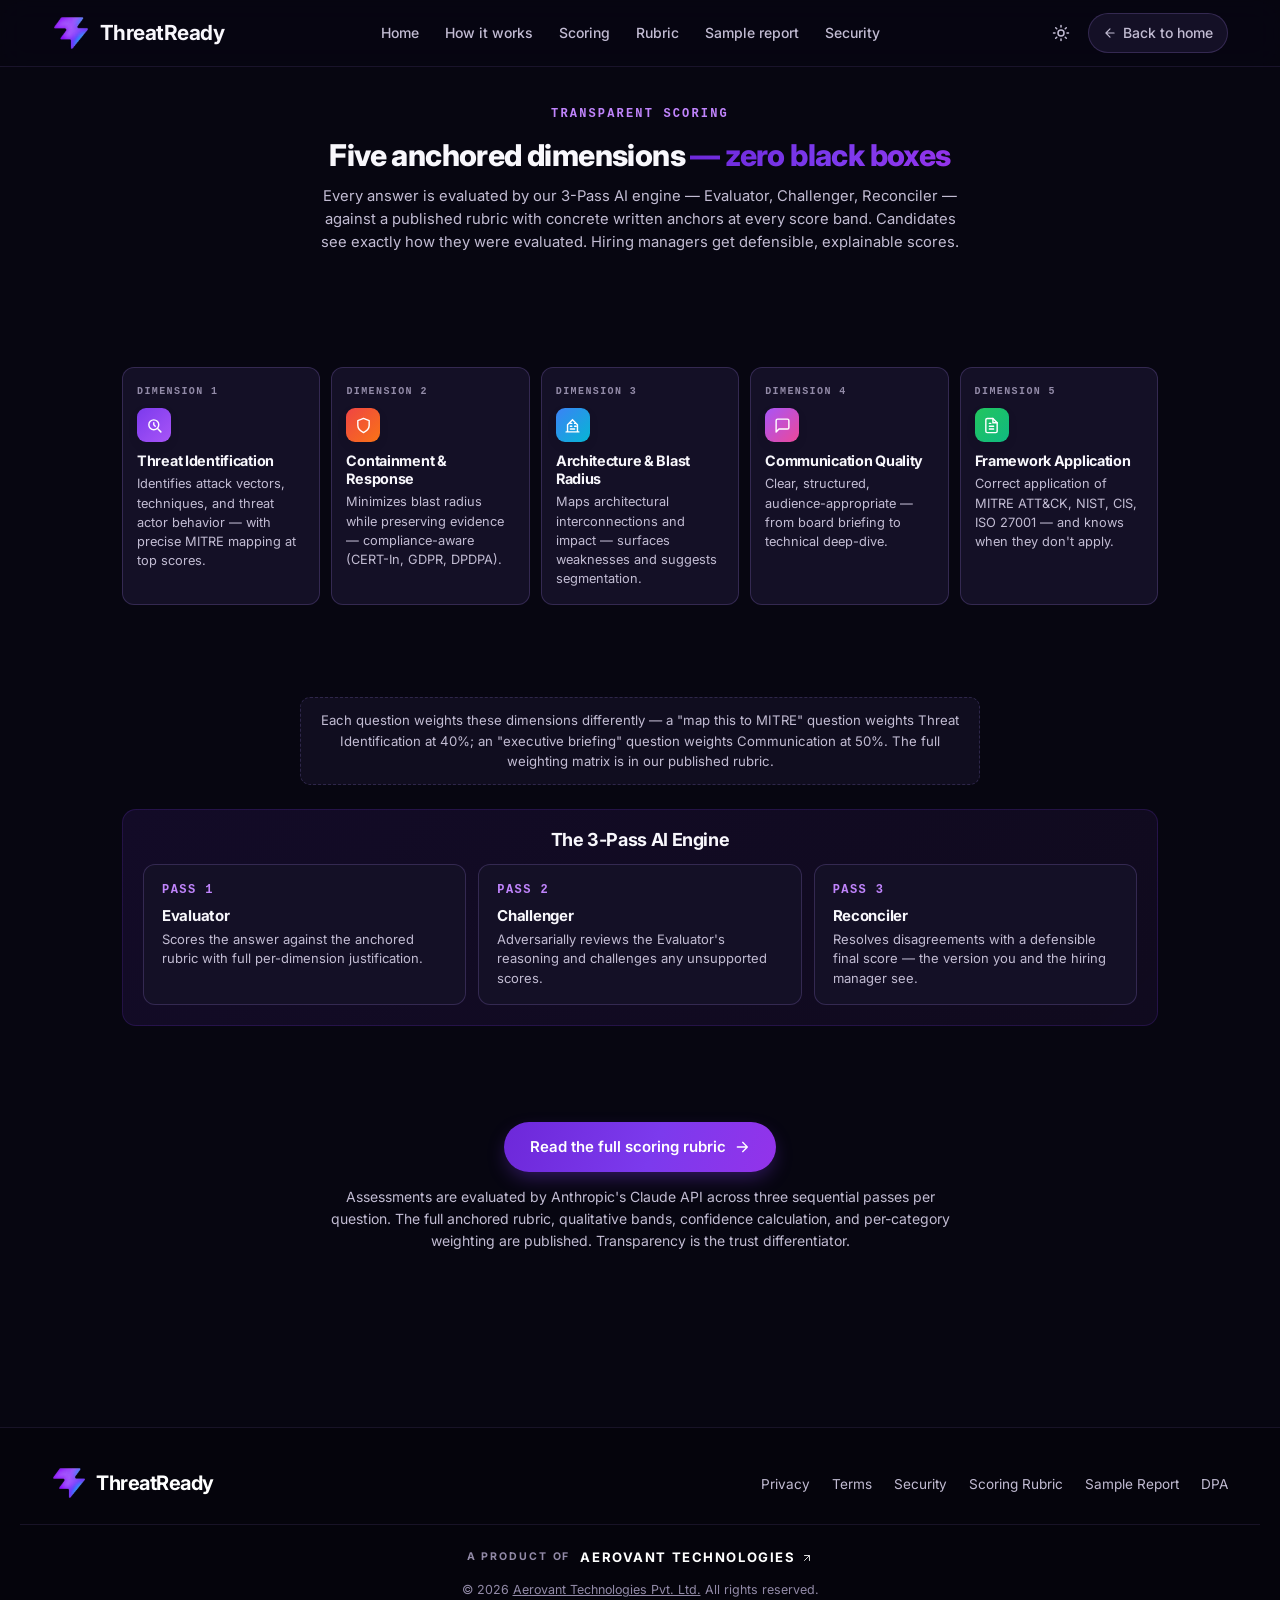
<file: transparent-scoring.html>
<!DOCTYPE html>
<html lang="en">
<head>
<meta charset="UTF-8"/>
<meta name="viewport" content="width=device-width,initial-scale=1.0"/>
<title>Transparent scoring · ThreatReady</title>
<meta name="description" content="Five anchored dimensions, zero black boxes. ThreatReady's 3-Pass AI engine evaluates every answer against a published rubric with concrete written anchors."/>
<link rel="icon" href="favicon.ico" sizes="any"/>
<link rel="icon" type="image/png" sizes="32x32" href="favicon-32.png"/>
<link rel="apple-touch-icon" sizes="180x180" href="favicon-48.png"/>
<link rel="preconnect" href="https://fonts.googleapis.com">
<link rel="preconnect" href="https://fonts.gstatic.com" crossorigin>
<link rel="stylesheet" href="https://fonts.googleapis.com/css2?family=Inter:wght@400;500;600;700;800&display=swap">
<link rel="stylesheet" href="site.css">
<link rel="stylesheet" href="legal.css">
<style>
.ts-hero{padding:32px 0 20px;text-align:center}
.ts-hero .eyebrow{display:inline-block;font-size:.75rem;font-weight:700;letter-spacing:.18em;color:var(--accent);text-transform:uppercase;margin-bottom:14px;font-family:var(--mono)}
.ts-hero h1{font-size:clamp(1.5rem,2.6vw,1.875rem);line-height:1.15;margin:0 0 12px;letter-spacing:-.02em;font-weight:800}
.ts-hero .grad{background:var(--grad-btn);-webkit-background-clip:text;-webkit-text-fill-color:transparent;background-clip:text}
.ts-hero p{font-size:.925rem;color:var(--text-2);max-width:640px;margin:0 auto;line-height:1.55}
.ts-dims{display:grid;grid-template-columns:repeat(5,1fr);gap:11px;margin:22px 0 20px}
@media (max-width:980px){.ts-dims{grid-template-columns:repeat(3,1fr)}}
@media (max-width:760px){.ts-dims{grid-template-columns:repeat(2,1fr)}}
@media (max-width:560px){.ts-dims{grid-template-columns:1fr}}
.ts-card{background:var(--surface);border:1px solid var(--border);border-radius:12px;padding:16px 14px;position:relative;transition:transform .2s ease,border-color .2s ease,box-shadow .2s ease}
.ts-card:hover{transform:translateY(-2px);border-color:var(--primary-light);box-shadow:0 10px 28px -10px rgba(124,58,237,.18)}
.ts-card-w{font-family:var(--mono);font-size:.625rem;font-weight:700;letter-spacing:.14em;color:var(--text-3);text-transform:uppercase;margin-bottom:8px}
.ts-card-ic{width:34px;height:34px;border-radius:9px;display:flex;align-items:center;justify-content:center;color:#fff;margin-bottom:10px;box-shadow:0 4px 12px -3px rgba(15,10,26,.18)}
.ts-card-ic svg{width:17px;height:17px}
.ts-card h3{font-size:.9rem;margin:0 0 4px;color:var(--text);font-weight:700;line-height:1.25}
.ts-card p{font-size:.8rem;color:var(--text-2);line-height:1.5;margin:0}
.ts-note{font-size:.825rem;color:var(--text-2);text-align:center;max-width:680px;margin:0 auto 24px;line-height:1.55;padding:12px 16px;background:var(--bg-subtle);border:1px dashed var(--border-2);border-radius:10px}
:root[data-theme="dark"] .ts-note{background:rgba(167,139,250,.06);border-color:rgba(167,139,250,.2)}
.ts-engine{background:linear-gradient(135deg,rgba(124,58,237,.05),rgba(168,85,247,.06));border:1px solid var(--border-2);border-radius:14px;padding:20px;margin-bottom:24px}
:root[data-theme="dark"] .ts-engine{background:linear-gradient(135deg,rgba(124,58,237,.10),rgba(168,85,247,.06));border-color:rgba(124,58,237,.18)}
.ts-engine h2{font-size:1.125rem;margin:0 0 14px;color:var(--text);text-align:center}
.ts-engine-row{display:grid;grid-template-columns:repeat(3,1fr);gap:12px}
@media (max-width:760px){.ts-engine-row{grid-template-columns:1fr}}
.ts-engine-step{background:var(--surface);border:1px solid var(--border);border-radius:12px;padding:16px 18px;position:relative}
.ts-engine-step strong{display:block;color:var(--accent);font-size:.75rem;font-weight:800;letter-spacing:.12em;text-transform:uppercase;font-family:var(--mono);margin-bottom:6px}
.ts-engine-step h4{font-size:.9375rem;margin:0 0 6px;color:var(--text);font-weight:700}
.ts-engine-step p{font-size:.8125rem;color:var(--text-2);line-height:1.5;margin:0}
.ts-cta{text-align:center;margin-bottom:48px}
.ts-cta-btn{display:inline-flex;align-items:center;gap:8px;padding:13px 26px;background:var(--grad-btn);color:#fff;font-weight:600;font-size:.9375rem;text-decoration:none;border-radius:var(--r-full);box-shadow:0 8px 20px -4px rgba(124,58,237,.4);transition:transform .15s ease,box-shadow .15s ease}
.ts-cta-btn:hover{transform:translateY(-1px);box-shadow:0 12px 28px -4px rgba(124,58,237,.5);text-decoration:none;color:#fff}
.ts-cta-btn svg{width:16px;height:16px}
.ts-cta p{font-size:.875rem;color:var(--text-2);margin:14px auto 0;max-width:620px;line-height:1.55}
</style>
<script>
(function(){try{var s=localStorage.getItem('tr-theme')||localStorage.getItem('theme');var t=(s==='light'||s==='dark')?s:'dark';document.documentElement.setAttribute('data-theme',t);}catch(e){document.documentElement.setAttribute('data-theme','dark');}})();
</script>
</head>
<body>

<nav class="lnav">
<div class="lnav-c">
<a href="index.html" class="logo">
<span class="logo-i" role="img" aria-label="ThreatReady logo"></span>
<span class="logo-t">ThreatReady</span>
</a>
<ul class="lnav-links" aria-label="Pages">
<li><a href="index.html">Home</a></li>
<li><a href="how-it-works.html">How it works</a></li>
<li><a href="transparent-scoring.html">Scoring</a></li>
<li><a href="rubric.html">Rubric</a></li>
<li><a href="sample-report.html">Sample report</a></li>
<li><a href="security.html">Security</a></li>
</ul>
<div class="lnav-r">
<button class="theme-tog" id="themeTog" aria-label="Toggle dark mode" title="Toggle dark mode">
<svg class="sun-i" viewBox="0 0 24 24" fill="none"><circle cx="12" cy="12" r="4" stroke="currentColor" stroke-width="2"/><path d="M12 2v2M12 20v2M4.93 4.93l1.41 1.41M17.66 17.66l1.41 1.41M2 12h2M20 12h2M4.93 19.07l1.41-1.41M17.66 6.34l1.41-1.41" stroke="currentColor" stroke-width="2" stroke-linecap="round"/></svg>
<svg class="moon-i" viewBox="0 0 24 24" fill="none"><path d="M21 12.79A9 9 0 1 1 11.21 3A7 7 0 0 0 21 12.79z" stroke="currentColor" stroke-width="2" stroke-linecap="round" stroke-linejoin="round"/></svg>
</button>
<a href="index.html" class="back"><svg viewBox="0 0 24 24" fill="none"><path d="M19 12H5M12 19l-7-7 7-7" stroke="currentColor" stroke-width="2" stroke-linecap="round" stroke-linejoin="round"/></svg><span>Back to home</span></a>
</div>
</div>
</nav>

<div class="lcontainer">

<header class="ts-hero">
<span class="eyebrow">Transparent scoring</span>
<h1>Five anchored dimensions <span class="grad">— zero black boxes</span></h1>
<p>Every answer is evaluated by our 3-Pass AI engine — Evaluator, Challenger, Reconciler — against a published rubric with concrete written anchors at every score band. Candidates see exactly how they were evaluated. Hiring managers get defensible, explainable scores.</p>
</header>

<section class="ts-dims" aria-label="Five scoring dimensions">

<div class="ts-card">
<div class="ts-card-w">Dimension 1</div>
<div class="ts-card-ic" style="background:linear-gradient(135deg,#7c3aed,#a855f7)"><svg viewBox="0 0 24 24" fill="none"><circle cx="11" cy="11" r="7" stroke="currentColor" stroke-width="2"/><path d="M21 21l-4.35-4.35M11 8v3l2 2" stroke="currentColor" stroke-width="2" stroke-linecap="round"/></svg></div>
<h3>Threat Identification</h3>
<p>Identifies attack vectors, techniques, and threat actor behavior — with precise MITRE mapping at top scores.</p>
</div>

<div class="ts-card">
<div class="ts-card-w">Dimension 2</div>
<div class="ts-card-ic" style="background:linear-gradient(135deg,#ef4444,#f97316)"><svg viewBox="0 0 24 24" fill="none"><path d="M12 22s8-4 8-10V5l-8-3-8 3v7c0 6 8 10 8 10z" stroke="currentColor" stroke-width="2" stroke-linejoin="round"/></svg></div>
<h3>Containment &amp; Response</h3>
<p>Minimizes blast radius while preserving evidence — compliance-aware (CERT-In, GDPR, DPDPA).</p>
</div>

<div class="ts-card">
<div class="ts-card-w">Dimension 3</div>
<div class="ts-card-ic" style="background:linear-gradient(135deg,#3b82f6,#06b6d4)"><svg viewBox="0 0 24 24" fill="none"><path d="M3 21h18M5 21V11l7-7 7 7v10M9 9h2m4 0h2M9 13h2m4 0h2M9 17h6" stroke="currentColor" stroke-width="2" stroke-linecap="round"/></svg></div>
<h3>Architecture &amp; Blast Radius</h3>
<p>Maps architectural interconnections and impact — surfaces weaknesses and suggests segmentation.</p>
</div>

<div class="ts-card">
<div class="ts-card-w">Dimension 4</div>
<div class="ts-card-ic" style="background:linear-gradient(135deg,#a855f7,#ec4899)"><svg viewBox="0 0 24 24" fill="none"><path d="M21 15a2 2 0 01-2 2H7l-4 4V5a2 2 0 012-2h14a2 2 0 012 2z" stroke="currentColor" stroke-width="2" stroke-linejoin="round"/></svg></div>
<h3>Communication Quality</h3>
<p>Clear, structured, audience-appropriate — from board briefing to technical deep-dive.</p>
</div>

<div class="ts-card">
<div class="ts-card-w">Dimension 5</div>
<div class="ts-card-ic" style="background:linear-gradient(135deg,#22c55e,#10b981)"><svg viewBox="0 0 24 24" fill="none"><path d="M14 2H6a2 2 0 00-2 2v16a2 2 0 002 2h12a2 2 0 002-2V8z" stroke="currentColor" stroke-width="2" stroke-linejoin="round"/><path d="M14 2v6h6M9 13h6M9 17h6M9 9h2" stroke="currentColor" stroke-width="2" stroke-linecap="round"/></svg></div>
<h3>Framework Application</h3>
<p>Correct application of MITRE ATT&amp;CK, NIST, CIS, ISO 27001 — and knows when they don't apply.</p>
</div>

</section>

<p class="ts-note">Each question weights these dimensions differently — a "map this to MITRE" question weights Threat Identification at 40%; an "executive briefing" question weights Communication at 50%. The full weighting matrix is in our published rubric.</p>

<section class="ts-engine" aria-label="3-Pass AI engine">
<h2>The 3-Pass AI Engine</h2>
<div class="ts-engine-row">
<div class="ts-engine-step">
<strong>Pass 1</strong>
<h4>Evaluator</h4>
<p>Scores the answer against the anchored rubric with full per-dimension justification.</p>
</div>
<div class="ts-engine-step">
<strong>Pass 2</strong>
<h4>Challenger</h4>
<p>Adversarially reviews the Evaluator's reasoning and challenges any unsupported scores.</p>
</div>
<div class="ts-engine-step">
<strong>Pass 3</strong>
<h4>Reconciler</h4>
<p>Resolves disagreements with a defensible final score — the version you and the hiring manager see.</p>
</div>
</div>
</section>

<section class="ts-cta">
<a href="rubric.html" target="_blank" rel="noopener noreferrer" class="ts-cta-btn">Read the full scoring rubric <svg viewBox="0 0 24 24" fill="none"><path d="M5 12h14M13 5l7 7-7 7" stroke="currentColor" stroke-width="2" stroke-linecap="round" stroke-linejoin="round"/></svg></a>
<p>Assessments are evaluated by Anthropic's Claude API across three sequential passes per question. The full anchored rubric, qualitative bands, confidence calculation, and per-category weighting are published. Transparency is the trust differentiator.</p>
</section>

</div>

<footer class="lft">
<div class="lft-c">
<a href="index.html" class="logo">
<span class="logo-i" role="img" aria-label="ThreatReady logo"></span>
<span class="logo-t">ThreatReady</span>
</a>
<ul class="lft-l">
<li><a href="privacy.html" target="_blank" rel="noopener noreferrer">Privacy</a></li>
<li><a href="terms.html" target="_blank" rel="noopener noreferrer">Terms</a></li>
<li><a href="security.html" target="_blank" rel="noopener noreferrer">Security</a></li>
<li><a href="rubric.html" target="_blank" rel="noopener noreferrer">Scoring Rubric</a></li>
<li><a href="sample-report.html" target="_blank" rel="noopener noreferrer">Sample Report</a></li>
<li><a href="dpa.html" target="_blank" rel="noopener noreferrer">DPA</a></li>
</ul>
</div>
<div class="aprod"><span>A PRODUCT OF</span><a href="https://aerovanttech.com/" target="_blank" rel="noopener">AEROVANT TECHNOLOGIES<svg viewBox="0 0 24 24" fill="none"><path d="M7 17L17 7M7 7h10v10" stroke="currentColor" stroke-width="2" stroke-linecap="round"/></svg></a></div><div class="lft-bot">&copy; 2026 <a href="https://aerovanttech.com/" target="_blank" rel="noopener" style="color:inherit;text-decoration:underline">Aerovant Technologies Pvt. Ltd.</a> All rights reserved.</div>
</footer>

<script>
(function(){var t=document.getElementById('themeTog');if(!t)return;t.addEventListener('click',function(){var c=document.documentElement.getAttribute('data-theme')||'dark';var n=c==='dark'?'light':'dark';document.documentElement.setAttribute('data-theme',n);try{localStorage.setItem('tr-theme',n);}catch(e){}});})();
</script>

<script src="back-to-top.js" defer></script>
</body>
</html>
</file>
<file: site.css>
/* ============================================================
   ThreatReady — shared design system
   Loaded by index.html and every standalone page (before legal.css).
   Dark "midnight purple" is the default theme; data-theme="light" is
   the opt-in alternative (persisted under localStorage key `tr-theme`).
   ============================================================ */

*,*::before,*::after{box-sizing:border-box;margin:0;padding:0}

:root{
  color-scheme:dark;
  /* brand */
  --primary:#8b5cf6;          /* violet used for fills, borders, icons   */
  --primary-hover:#a78bfa;
  --primary-deep:#6d28d9;
  --primary-bright:#a855f7;
  --primary-light:#c084fc;    /* lavender highlight                      */
  --primary-lighter:#a78bfa;
  --accent:#c084fc;           /* accent text on dark surfaces (AA)       */
  --primary-subtle:rgba(139,92,246,.22);
  --primary-whisper:rgba(139,92,246,.10);
  --grad-brand:linear-gradient(110deg,#6d28d9 0%,#9333ea 55%,#c084fc 100%);
  --grad-btn:linear-gradient(110deg,#6d28d9 0%,#7c3aed 55%,#9333ea 100%);
  --grad-hero:linear-gradient(135deg,#070611 0%,#0d0a1b 45%,#1a0c33 100%);
  --glow-ambient:radial-gradient(ellipse at 75% 35%,rgba(124,58,237,.22) 0%,rgba(124,58,237,0) 60%);
  /* surfaces */
  --bg:#070611;
  --bg-subtle:#0d0a1b;
  --bg-alt:#15102a;
  --bg-dark:#05040c;
  --surface:#141026;
  --surface-2:#1b1531;
  --nav-bg:rgba(7,6,17,.8);
  /* text */
  --text:#f8f7fc;
  --text-2:#c2bcd3;
  --text-3:#938ba8;
  --on-primary:#ffffff;
  /* lines */
  --border:rgba(180,140,255,.20);
  --border-2:rgba(180,140,255,.11);
  /* status */
  --success:#10b981;--warning:#f59e0b;--danger:#ef4444;
  --ok:#34d399;--ok-bg:rgba(16,185,129,.14);
  --warn:#fbbf24;--warn-bg:rgba(245,158,11,.14);
  --bad:#f87171;--bad-bg:rgba(239,68,68,.14);
  --gold:#eab308;--silver:#a3aab8;--bronze:#f97316;
  --coral:#ff6b5e;--teal:#2dd4bf;--amber:#f59e0b;--violet:#9333ea;
  --grad-cta:linear-gradient(110deg,#7c3aed 0%,#a855f7 48%,#d946ef 100%);
  --r-btn:12px;
  --t-fast:.15s ease;--t-med:.25s ease;--z-nav:100;--z-menu:99;--z-modal:1000;
  /* elevation */
  --shadow-sm:0 1px 2px rgba(0,0,0,.35);
  --shadow-md:0 8px 24px -8px rgba(0,0,0,.55);
  --shadow-lg:0 24px 60px -20px rgba(0,0,0,.7);
  --shadow-brand:0 12px 32px -10px rgba(124,58,237,.55);
  --glow:0 0 0 4px rgba(139,92,246,.25);
  /* geometry */
  --r-sm:8px;--r-md:12px;--r-lg:18px;--r-xl:26px;--r-full:999px;
  --font:'Inter',-apple-system,BlinkMacSystemFont,'Segoe UI',Roboto,sans-serif;
  --mono:'SF Mono',Menlo,Monaco,Consolas,'Courier New',monospace;
  --container:1240px;
  --logo-img:url("logo-dark.png");
}

:root[data-theme="light"]{
  color-scheme:light;
  --primary:#7c3aed;
  --primary-hover:#6d28d9;
  --primary-light:#a78bfa;
  --primary-lighter:#c4b5fd;
  --accent:#6d28d9;
  --primary-subtle:#ede9fe;
  --primary-whisper:#f5f3ff;
  --grad-hero:linear-gradient(135deg,#ffffff 0%,#f5f3ff 45%,#ede9fe 100%);
  --glow-ambient:radial-gradient(ellipse at 75% 35%,rgba(124,58,237,.14) 0%,rgba(124,58,237,0) 60%);
  --bg:#ffffff;--bg-subtle:#faf8ff;--bg-alt:#f3efff;--bg-dark:#0f0a1a;
  --surface:#ffffff;--surface-2:#f7f4fe;
  --nav-bg:rgba(255,255,255,.86);
  --text:#140c26;--text-2:#4b4660;--text-3:#6f6a84;
  --border:#e4def2;--border-2:#efeaf8;
  --ok:#059669;--ok-bg:#ecfdf5;--warn:#b45309;--warn-bg:#fef3c7;--bad:#dc2626;--bad-bg:#fef2f2;
  --silver:#64748b;--bronze:#ea580c;
  --shadow-sm:0 1px 2px rgba(20,12,38,.05);
  --shadow-md:0 8px 24px -10px rgba(20,12,38,.14);
  --shadow-lg:0 24px 60px -20px rgba(20,12,38,.22);
  --shadow-brand:0 12px 32px -10px rgba(124,58,237,.35);
  --glow:0 0 0 4px rgba(124,58,237,.14);
  --logo-img:url("logo.png");
}

html{scroll-behavior:smooth;-webkit-font-smoothing:antialiased;-moz-osx-font-smoothing:grayscale;text-size-adjust:100%}
body{font-family:var(--font);font-size:16px;line-height:1.6;color:var(--text);background:var(--bg);overflow-x:hidden;min-height:100vh}
img,svg,video{display:block;max-width:100%}
a{color:var(--accent);text-decoration:none;transition:color .15s ease}
a:hover{color:var(--primary-light)}
button{font-family:inherit;cursor:pointer;border:none;background:none;color:inherit}
input,textarea,select{font-family:inherit}
::selection{background:rgba(147,51,234,.45);color:#fff}
:root[data-theme="light"] ::selection{background:rgba(124,58,237,.2);color:inherit}

h1,h2,h3,h4,h5{color:var(--text);font-weight:700;letter-spacing:-.02em;line-height:1.15}
h1{font-size:clamp(2rem,4.4vw,3.25rem);letter-spacing:-.03em}
h2{font-size:clamp(1.5rem,3vw,2.125rem)}
h3{font-size:clamp(1.125rem,2vw,1.375rem)}
h4{font-size:1.0625rem}

.container{max-width:var(--container);margin:0 auto;padding:0 32px}
@media (max-width:640px){.container{padding:0 16px}}

/* Section rhythm */
section{position:relative;padding:72px 0}
section.compact{padding:48px 0}
@media (max-width:760px){section{padding:52px 0}section.compact{padding:36px 0}}

.eyebrow{font-size:.72rem;font-weight:700;letter-spacing:.16em;text-transform:uppercase;color:var(--accent);margin-bottom:14px;display:inline-block}
.sub{font-size:1.05rem;color:var(--text-2);max-width:700px;margin:0 auto;line-height:1.55}
.tc{text-align:center;margin-bottom:36px}
.tc h2{margin-bottom:12px}
.grad{background:var(--grad-brand);-webkit-background-clip:text;background-clip:text;-webkit-text-fill-color:transparent}

/* Buttons */
.btn{display:inline-flex;align-items:center;justify-content:center;gap:8px;padding:12px 24px;font-size:.95rem;font-weight:600;border-radius:var(--r-btn,12px);transition:transform .18s ease,box-shadow .18s ease,background .18s ease,border-color .18s ease,color .18s ease;white-space:nowrap;cursor:pointer;border:1px solid transparent;line-height:1.2;text-decoration:none}
.btn-lg{padding:15px 30px;font-size:1rem}
.btn-sm{padding:8px 16px;font-size:.875rem}
.btn-primary{background:var(--grad-btn);color:var(--on-primary);box-shadow:var(--shadow-brand);border-color:rgba(255,255,255,.08)}
.btn-primary:hover{color:var(--on-primary);transform:translateY(-1px);box-shadow:0 16px 36px -10px rgba(124,58,237,.7);filter:brightness(1.08)}
.btn-secondary{background:var(--surface);color:var(--text);border-color:var(--border)}
.btn-secondary:hover{border-color:var(--primary);color:var(--text);background:var(--surface-2)}
.btn-ghost{background:transparent;color:var(--text-2)}
.btn-ghost:hover{color:var(--text)}
.btn svg{width:16px;height:16px;flex-shrink:0}
.btn:disabled{opacity:.6;cursor:not-allowed;transform:none}

/* Screen-reader-only text */
.sr-only{position:absolute!important;width:1px;height:1px;padding:0;margin:-1px;overflow:hidden;clip:rect(0,0,0,0);white-space:nowrap;border:0}

/* Focus */
:focus{outline:none}
:focus-visible{outline:2px solid var(--primary-light);outline-offset:3px;border-radius:4px}
.btn:focus-visible{outline-offset:2px}

/* Logo */
.logo{display:inline-flex;align-items:center;gap:10px;font-weight:700;font-size:1.375rem;color:var(--text);letter-spacing:-.025em;line-height:1;text-decoration:none}
.logo:hover{color:var(--text);text-decoration:none}
.logo-i{width:38px;height:32px;display:inline-block;background-image:var(--logo-img);background-size:contain;background-repeat:no-repeat;background-position:center;flex-shrink:0;border-radius:0;box-shadow:none;background-color:transparent}
.logo-t{display:inline-block}

/* Theme toggle */
.theme-tog{width:38px;height:38px;display:inline-flex;align-items:center;justify-content:center;border-radius:50%;color:var(--text-2);transition:background .15s ease,color .15s ease;border:1px solid transparent}
.theme-tog:hover{background:var(--primary-whisper);color:var(--accent);border-color:var(--border)}
.theme-tog svg{width:18px;height:18px}
.theme-tog .sun-i{display:block}
.theme-tog .moon-i{display:none}
:root[data-theme="light"] .theme-tog .sun-i{display:none}
:root[data-theme="light"] .theme-tog .moon-i{display:block}

/* Status chips (shared) */
.chip-ok{background:var(--ok-bg);color:var(--ok)}
.chip-warn{background:var(--warn-bg);color:var(--warn)}
.chip-bad{background:var(--bad-bg);color:var(--bad)}

/* Back-to-top (injected by back-to-top.js) */
.b2t{position:fixed;right:22px;bottom:22px;width:44px;height:44px;border-radius:50%;background:var(--surface);border:1px solid var(--border);color:var(--text-2);display:flex;align-items:center;justify-content:center;box-shadow:var(--shadow-md);opacity:0;transform:translateY(12px);pointer-events:none;transition:opacity .25s ease,transform .25s ease,background .15s ease,color .15s ease;z-index:90;cursor:pointer}
.b2t.visible{opacity:1;transform:translateY(0);pointer-events:auto}
.b2t:hover{background:var(--primary);color:#fff;border-color:var(--primary)}
.b2t svg{width:18px;height:18px}
@media (max-width:640px){.b2t{right:14px;bottom:14px;width:40px;height:40px}}

/* Skip link */
.skip-link{position:absolute;left:12px;top:-48px;padding:10px 14px;background:var(--primary);color:#fff;border-radius:8px;z-index:1000;font-weight:600}
.skip-link:focus{top:12px;color:#fff}

/* Ambient background helpers */
.ambient{position:relative;isolation:isolate}
.ambient::before{content:'';position:absolute;inset:0;background:var(--glow-ambient);pointer-events:none;z-index:-1}
.grid-bg::after{content:'';position:absolute;inset:0;background-image:linear-gradient(rgba(192,132,252,.07) 1px,transparent 1px),linear-gradient(90deg,rgba(192,132,252,.07) 1px,transparent 1px);background-size:44px 44px;mask-image:radial-gradient(ellipse at 70% 30%,#000 10%,transparent 70%);-webkit-mask-image:radial-gradient(ellipse at 70% 30%,#000 10%,transparent 70%);pointer-events:none;z-index:-1}
:root[data-theme="light"] .grid-bg::after{background-image:linear-gradient(rgba(124,58,237,.08) 1px,transparent 1px),linear-gradient(90deg,rgba(124,58,237,.08) 1px,transparent 1px)}

/* Reduced motion */
@media (prefers-reduced-motion:reduce){
  html{scroll-behavior:auto}
  *,*::before,*::after{animation-duration:.01ms!important;animation-iteration-count:1!important;transition-duration:.01ms!important;scroll-behavior:auto!important}
}
</file>
<file: home.css>
/* ============================================================
   ThreatReady — homepage styles (index.html) · v5 visual-first
   Depends on site.css for tokens, base, buttons, logo, theme toggle.
   Sections: nav · hero · laptop dashboard · floating panels · pillars ·
   workflow · proof · demo widget · trust · roles · organisations/form ·
   pricing · FAQ · closing strip · footer · cookie banner · light theme
   ============================================================ */

/* ---------- Pillar colour system ---------- */
:root{--think:#a855f7;--do:#2dd4bf;--prove:#f59e0b;--svc:#3b82f6;--rep:#e879f9;--magenta:#d946ef}
:root[data-theme="light"]{--think:#7e22ce;--do:#0d9488;--prove:#b45309;--svc:#2563eb;--rep:#a21caf}
.p-think{--pc:var(--think);--ink:#d8b4fe}
.p-do{--pc:var(--do);--ink:#5eead4}
.p-prove{--pc:var(--prove);--ink:#fcd34d}
.p-svc{--pc:var(--svc);--ink:#93c5fd}
.p-rep{--pc:var(--rep);--ink:#f5d0fe}
:root[data-theme="light"] .p-think,:root[data-theme="light"] .p-do,:root[data-theme="light"] .p-prove,:root[data-theme="light"] .p-svc,:root[data-theme="light"] .p-rep{--ink:var(--pc)}

/* Product surfaces stay dark in both themes (they depict the app UI) */
.laptop,.pc-vis,.prf-shot{--text:#f8f7fc;--text-2:#c2bcd3;--text-3:#9a92b0;--border:rgba(180,140,255,.22);--border-2:rgba(180,140,255,.12);--surface:#141026;--accent:#c084fc;color:var(--text)}

.anchor-only{display:block;height:0;margin:0;padding:0;visibility:hidden}
section[id]{scroll-margin-top:80px}
.tc.tight{margin-bottom:30px}
.sec-head{display:flex;justify-content:space-between;align-items:flex-end;gap:16px;flex-wrap:wrap;margin-bottom:22px}
.sec-head h2{font-size:clamp(1.5rem,2.6vw,1.9rem);margin-bottom:6px}
.sec-head .sub{margin:0;font-size:.98rem}
.pill{display:inline-flex;align-items:center;gap:6px;padding:4px 10px;border-radius:var(--r-full);font-family:var(--mono);font-size:.66rem;font-weight:700;letter-spacing:.14em;text-transform:uppercase;border:1px solid color-mix(in srgb,var(--pc,var(--primary)) 45%,transparent);background:color-mix(in srgb,var(--pc,var(--primary)) 14%,transparent);color:var(--pc,var(--accent))}
.pill::before{content:'';width:6px;height:6px;border-radius:50%;background:var(--pc,var(--primary))}

/* ---------- Nav ---------- */
.nav{position:sticky;top:0;z-index:100;background:transparent;border-bottom:1px solid var(--border-2);transition:border-color .2s ease,box-shadow .2s ease}
/* blur lives on a pseudo-element: a backdrop-filter on .nav itself would become the containing block for the fixed mobile menu */
.nav::before{content:'';position:absolute;inset:0;background:var(--nav-bg);backdrop-filter:saturate(160%) blur(14px);-webkit-backdrop-filter:saturate(160%) blur(14px);z-index:-1}
.nav.scrolled{border-bottom-color:var(--border);box-shadow:0 10px 30px -18px rgba(0,0,0,.6)}
.nav-c{display:flex;align-items:center;justify-content:space-between;max-width:1360px;margin:0 auto;padding:12px 32px;min-height:66px;gap:16px}
.brand-stack{display:flex;align-items:center}
.nav .logo{font-size:1.375rem}
.nav .logo-i{width:40px;height:34px}
.nav-links{display:flex;gap:2px;list-style:none;align-items:center}
.nav-links a,.nav-drop-trig{position:relative;display:inline-flex;align-items:center;gap:5px;padding:8px 12px;color:var(--text-2);font-size:.9rem;font-weight:500;border-radius:8px;transition:color .15s ease,background .15s ease;line-height:1.3;background:transparent;border:0;font-family:inherit;cursor:pointer}
.nav-links a:hover,.nav-drop-trig:hover,.nav-drop.open .nav-drop-trig{color:var(--text);background:var(--primary-whisper)}
.nav-links a::after,.nav-drop-trig::after{content:'';position:absolute;left:12px;right:12px;bottom:2px;height:2px;border-radius:2px;background:var(--grad-cta);transform:scaleX(0);transform-origin:left;transition:transform var(--t-med)}
.nav-links a.active,.nav-drop-trig.active{color:var(--text);font-weight:600}
.nav-links a.active::after,.nav-drop-trig.active::after{transform:scaleX(1)}
.nav-drop{position:relative;display:flex;align-items:center}
.nav-drop-trig svg{width:12px;height:12px;transition:transform .2s ease;flex-shrink:0}
.nav-drop:hover .nav-drop-trig svg,.nav-drop.open .nav-drop-trig svg{transform:rotate(180deg)}
.nav-drop-menu{position:absolute;top:calc(100% + 10px);left:50%;transform:translateX(-50%) translateY(-4px);display:none;opacity:0;background:var(--surface);border:1px solid var(--border);border-radius:14px;padding:8px;min-width:240px;list-style:none;margin:0;box-shadow:var(--shadow-lg);z-index:60;transition:opacity .18s ease,transform .18s ease}
.nav-drop-menu::before{content:'';position:absolute;left:0;right:0;top:-12px;height:12px}
.nav-drop:hover .nav-drop-menu,.nav-drop:focus-within .nav-drop-menu,.nav-drop.open .nav-drop-menu{display:block;opacity:1;transform:translateX(-50%) translateY(0)}
.nav-drop-menu a{display:flex;align-items:center;gap:10px;padding:10px 12px;border-radius:9px;color:var(--text-2);font-size:.875rem;font-weight:500;white-space:nowrap}
.nav-drop-menu a::after{display:none}
.nav-drop-menu a:hover{background:var(--primary-whisper);color:var(--text)}
.nav-drop-menu.wide{min-width:300px}
.nav-drop-menu .nd{display:flex;gap:12px;align-items:flex-start;padding:10px 12px;border-radius:10px;color:var(--text-2);white-space:normal}
.nav-drop-menu .nd b{display:block;font-size:.875rem;font-weight:600;color:var(--text)}
.nav-drop-menu .nd span{display:block;font-size:.76rem;color:var(--text-3);line-height:1.4}
.nd-ic{width:30px;height:30px;border-radius:8px;flex-shrink:0;display:flex!important;align-items:center;justify-content:center;background:color-mix(in srgb,var(--pc,var(--primary)) 16%,transparent);color:var(--pc,var(--accent))}
.nd-ic svg{width:15px;height:15px}
.nav-act{display:flex;gap:8px;align-items:center}
.nav-act .btn-ghost{color:var(--text);padding:8px 16px;border:1px solid var(--border)}
.nav-act .btn-ghost:hover{border-color:var(--primary-light)}
.btn-primary.nav-si{background:var(--grad-cta);box-shadow:0 8px 20px -10px rgba(168,85,247,.9)}
.mtog{display:none;width:42px;height:42px;align-items:center;justify-content:center;border-radius:10px;color:var(--text);border:1px solid var(--border);background:var(--surface)}
.mtog svg{width:22px;height:22px}
.mtog .mtog-x{display:none}
.mtog.open .mtog-h{display:none}
.mtog.open .mtog-x{display:block}
.mmenu{display:none;position:fixed;top:66px;left:0;right:0;bottom:0;background:rgba(8,7,19,.6);z-index:99;overflow-y:auto}
:root[data-theme="light"] .mmenu{background:rgba(20,12,38,.35)}
.mmenu.open{display:block}
.mmenu-inner{background:var(--surface);border-bottom:1px solid var(--border);padding:16px 20px 24px;box-shadow:var(--shadow-lg)}
.mmenu ul{list-style:none;display:flex;flex-direction:column;gap:2px}
.mmenu a{display:block;padding:13px 14px;color:var(--text);font-weight:500;border-radius:var(--r-sm);font-size:1rem}
.mmenu a:hover{background:var(--primary-whisper)}
.mmenu .btn{width:100%;margin-top:12px;color:#fff;display:flex}
.mmenu-grp{padding-top:8px}
.mmenu-grp-l{display:block;font-size:.68rem;font-weight:700;letter-spacing:.18em;color:var(--text-3);text-transform:uppercase;font-family:var(--mono);padding:8px 14px 2px}
.mmenu-sub{padding-left:28px!important;font-size:.95rem!important;color:var(--text-2)!important}
body.mmenu-locked{overflow:hidden;touch-action:none}
@media (max-width:1180px){.nav-links a,.nav-drop-trig{padding:8px 9px;font-size:.86rem}}
@media (max-width:1024px){.nav-links,.nav-act .nav-si,.nav-drop{display:none}.mtog{display:flex}.nav-c{padding:10px 20px;min-height:64px}.mmenu{top:64px}}
@media (max-width:640px){.nav-c{padding:10px 16px}}

/* ---------- Buttons (homepage variants) ---------- */
.btn-cta{background:var(--grad-cta);color:#fff;border-color:rgba(255,255,255,.1);box-shadow:0 12px 32px -12px rgba(192,38,211,.75),0 0 0 1px rgba(255,255,255,.08) inset}
.btn-cta:hover{color:#fff;transform:translateY(-1px);box-shadow:0 18px 40px -12px rgba(217,70,239,.8);filter:brightness(1.06)}
.btn-outline{background:rgba(20,16,38,.55);color:var(--text);border-color:rgba(168,85,247,.6)}
.btn-outline:hover{background:rgba(147,51,234,.16);border-color:var(--primary-light);color:var(--text)}
.btn svg{width:16px;height:16px}
.btn-lg svg{width:18px;height:18px}

/* ---------- Hero ---------- */
.hero{position:relative;isolation:isolate;padding:44px 0 28px;overflow:hidden}
.hero::before{content:'';position:absolute;inset:0;z-index:-2;background:radial-gradient(ellipse 60% 70% at 72% 32%,rgba(147,51,234,.34),transparent 65%),radial-gradient(ellipse 40% 50% at 92% 8%,rgba(217,70,239,.16),transparent 70%),radial-gradient(ellipse 50% 60% at 8% 95%,rgba(124,58,237,.14),transparent 70%),var(--grad-hero)}
.hero::after{content:'';position:absolute;inset:0;z-index:-1;background-image:linear-gradient(rgba(192,132,252,.07) 1px,transparent 1px),linear-gradient(90deg,rgba(192,132,252,.07) 1px,transparent 1px);background-size:44px 44px;-webkit-mask-image:radial-gradient(ellipse at 70% 40%,#000 5%,transparent 62%);mask-image:radial-gradient(ellipse at 70% 40%,#000 5%,transparent 62%);pointer-events:none}
.hero .container{max-width:1360px}
.hero-grid{display:grid;grid-template-columns:minmax(0,.74fr) minmax(0,1.26fr);gap:20px;align-items:center}
.hero-copy{position:relative;z-index:2;max-width:560px}
.hero-eyebrow{display:flex;align-items:center;gap:12px;font-size:.66rem;font-weight:700;letter-spacing:.1em;text-transform:uppercase;color:var(--text-2);margin-bottom:18px;line-height:1.5}
.hero-eyebrow::after{content:'';flex:0 0 46px;height:2px;border-radius:2px;background:linear-gradient(90deg,var(--magenta),#fb923c)}
.hero h1{font-size:clamp(2.35rem,4.7vw,4rem);line-height:1.02;letter-spacing:-.045em;font-weight:800;color:#fff;margin-bottom:16px}
.h1-grad{display:block;background:linear-gradient(92deg,#a855f7 0%,#d946ef 45%,#fb923c 100%);-webkit-background-clip:text;background-clip:text;-webkit-text-fill-color:transparent;padding-bottom:.06em}
.hero-tag{font-size:clamp(1.25rem,2vw,1.6rem);font-weight:700;color:var(--text);letter-spacing:-.025em;line-height:1.25;margin-bottom:14px}
.hero-sub{font-size:1.02rem;color:var(--text-2);line-height:1.6;max-width:500px;margin-bottom:26px}
.hero-cta{display:flex;gap:12px;flex-wrap:wrap;margin-bottom:26px}
.hero-cta .btn{min-width:178px}
.hero-trust{list-style:none;display:flex;flex-wrap:wrap;gap:10px 18px}
.hero-trust li,.hero-trust a{display:inline-flex;align-items:center;gap:8px;font-size:.82rem;font-weight:500;color:var(--text-2)}
.hero-trust a:hover{color:var(--text)}
.ht-ic{width:26px;height:26px;border-radius:8px;display:inline-flex;align-items:center;justify-content:center;background:rgba(147,51,234,.16);border:1px solid rgba(192,132,252,.28);color:var(--accent);flex-shrink:0}
.ht-ic svg{width:15px;height:15px}

/* hero visual: laptop + floating panels */
.hero-visual{position:relative;z-index:1;min-width:0;padding:66px 232px 58px 58px}
.hero-visual::before{content:'';position:absolute;inset:0 -6% -4% 4%;background:radial-gradient(ellipse at 52% 48%,rgba(168,85,247,.38) 0%,rgba(124,58,237,.12) 42%,transparent 70%);filter:blur(12px);z-index:-1;pointer-events:none}
.hv-wires{position:absolute;inset:0;width:100%;height:100%;pointer-events:none;fill:none;stroke:rgba(192,132,252,.6);stroke-width:1.3;stroke-dasharray:3 5;z-index:0;overflow:visible}
.hv-cap{position:absolute;left:58px;right:232px;bottom:16px;font-family:var(--mono);font-size:.62rem;color:var(--text-3);text-align:center}

.laptop{position:relative;z-index:1;transform:perspective(1800px) rotateY(-8deg) rotateX(5deg) rotateZ(-1deg);transform-origin:50% 60%;transition:transform .6s ease}
.hero-visual:hover .laptop{transform:perspective(1800px) rotateY(-4deg) rotateX(3deg) rotateZ(-.5deg)}
.lt-screen{position:relative;background:#0a0716;border:9px solid #1c1730;border-radius:16px 16px 8px 8px;box-shadow:0 0 0 1px rgba(192,132,252,.35),0 50px 90px -40px rgba(0,0,0,.9),0 0 70px -20px rgba(168,85,247,.55);overflow:hidden}
.lt-screen::after{content:'';position:absolute;inset:0;background:linear-gradient(125deg,rgba(255,255,255,.07) 0%,transparent 30%);pointer-events:none}
.lt-base{position:relative;height:14px;margin:0 -7%;background:linear-gradient(180deg,#2c2545 0%,#16122a 70%,#0d0a1a 100%);border-radius:2px 2px 16px 16px;box-shadow:0 26px 40px -16px rgba(0,0,0,.9),0 0 0 1px rgba(192,132,252,.18)}
.lt-base::before{content:'';position:absolute;left:50%;top:0;width:16%;height:5px;transform:translateX(-50%);background:#0d0a1a;border-radius:0 0 8px 8px}

.db{display:grid;grid-template-columns:96px minmax(0,1fr);font-size:12px;line-height:1.35;min-height:300px}
.db-side{display:flex;flex-direction:column;gap:2px;padding:10px 7px;background:rgba(255,255,255,.025);border-right:1px solid var(--border-2)}
.db-logo{width:26px!important;height:22px!important;margin:2px 0 10px 4px}
.db-side span{display:flex;align-items:center;gap:6px;padding:6px 6px;border-radius:7px;font-size:.6rem;font-weight:500;color:var(--text-3);white-space:nowrap}
.db-side span svg{width:12px;height:12px;flex-shrink:0}
.db-side span.on{background:rgba(168,85,247,.2);color:#fff}
.db-main{padding:12px 12px 12px;min-width:0;display:flex;flex-direction:column;gap:10px}
.db-top{display:flex;justify-content:space-between;align-items:flex-start;gap:10px}
.db-top b{display:block;font-size:.86rem;color:#fff;letter-spacing:-.01em}
.db-top small{font-size:.6rem;color:var(--text-3)}
.db-user{display:inline-flex;align-items:center;gap:6px;font-size:.58rem;color:var(--text-2);white-space:nowrap}
.db-user i{width:18px;height:18px;border-radius:50%;background:var(--grad-cta)}
.db-steps{list-style:none;display:grid;grid-template-columns:repeat(4,1fr);gap:4px;margin:0;padding:0}
.db-steps li{position:relative;display:flex;flex-direction:column;align-items:center;gap:4px;font-size:.56rem;color:var(--text-3);font-weight:500}
.db-steps li i{font-style:normal;width:20px;height:20px;border-radius:50%;display:flex;align-items:center;justify-content:center;font-size:.56rem;font-weight:700;border:1.5px solid var(--border);background:#0f0b1e;position:relative;z-index:1}
.db-steps li+li::before{content:'';position:absolute;top:10px;right:calc(50% + 12px);width:calc(100% - 20px);height:1.5px;background:var(--border)}
.db-steps li.done i{background:var(--think);border-color:var(--think);color:#fff}
.db-steps li.done+li::before{background:linear-gradient(90deg,var(--think),var(--magenta))}
.db-steps li.on{color:#fff}
.db-steps li.on i{border-color:var(--magenta);box-shadow:0 0 0 3px rgba(217,70,239,.25);color:#fff}
.db-mods{display:grid;grid-template-columns:repeat(3,minmax(0,1fr));gap:8px}
.db-mod{position:relative;display:flex;flex-direction:column;align-items:flex-start;gap:3px;text-align:left;padding:9px 9px 8px;border-radius:10px;border:1px solid color-mix(in srgb,var(--pc) 35%,transparent);background:color-mix(in srgb,var(--pc) 7%,rgba(10,7,22,.9));color:var(--text);font:inherit;cursor:pointer;transition:border-color .2s ease,background .2s ease,box-shadow .2s ease,transform .2s ease;min-width:0}
.db-mod:hover{border-color:color-mix(in srgb,var(--pc) 70%,transparent);transform:translateY(-1px)}
.db-mod[aria-selected="true"]{border-color:var(--pc);background:color-mix(in srgb,var(--pc) 15%,rgba(10,7,22,.9));box-shadow:0 0 0 1px color-mix(in srgb,var(--pc) 40%,transparent) inset,0 10px 26px -12px color-mix(in srgb,var(--pc) 80%,transparent)}
.db-mod:focus-visible{outline:2px solid var(--pc);outline-offset:2px}
.db-badge{font-size:.5rem;font-weight:700;letter-spacing:.06em;text-transform:uppercase;padding:2px 6px;border-radius:5px;background:color-mix(in srgb,var(--pc) 22%,transparent);color:var(--ink)}
.db-mod b{font-size:.7rem;color:#fff;line-height:1.2;margin-top:2px}
.db-mod small{font-size:.56rem;color:var(--text-3);white-space:nowrap;overflow:hidden;text-overflow:ellipsis;max-width:100%}
.db-prog{display:block;width:100%;height:4px;border-radius:2px;background:rgba(255,255,255,.08);overflow:hidden;margin-top:4px}
.db-prog i{display:block;height:100%;width:var(--w,0);background:var(--pc);border-radius:2px}
.db-mod em{font-style:normal;font-family:var(--mono);font-size:.54rem;color:var(--text-2)}
.db-panels{display:grid}
.db-panel{grid-area:1/1;border:1px solid color-mix(in srgb,var(--pc) 30%,transparent);border-radius:10px;padding:9px 10px;background:rgba(5,4,12,.55);display:flex;flex-direction:column;gap:6px;min-width:0}
.db-panel[hidden]{display:flex;visibility:hidden;pointer-events:none}
.db-panel.a{visibility:visible;animation:tFade .35s ease}
.db-code{display:flex;flex-direction:column;font-family:var(--mono);font-size:.58rem;color:var(--text-2);line-height:1.6}
.db-code span{white-space:nowrap;overflow:hidden;text-overflow:ellipsis}
.db-code mark,.db-q code{background:rgba(239,68,68,.18);color:#fca5a5;border-radius:3px;padding:0 3px;font-family:var(--mono)}
.db-find{list-style:none;display:flex;gap:12px;flex-wrap:wrap}
.db-find li{display:inline-flex;align-items:center;gap:5px;font-size:.58rem;color:var(--text-2)}
.db-find svg{width:11px;height:11px}
.db-find .ok svg{color:#34d399}.db-find .warn svg{color:#fbbf24}
.db-chain{display:flex;align-items:center;gap:0;font-size:.58rem;font-weight:600}
.db-chain span{padding:3px 7px;border-radius:6px;border:1px solid rgba(192,132,252,.45);background:rgba(168,85,247,.14);white-space:nowrap}
.db-chain span.bad{border-color:#f87171;background:rgba(239,68,68,.16)}
.db-chain i{flex:1;min-width:10px;height:1.5px;background:rgba(192,132,252,.6)}
.db-chain i.bad{background:repeating-linear-gradient(90deg,#f87171 0 4px,transparent 4px 7px)}
.db-q{font-size:.62rem;color:var(--text);line-height:1.45}
.db-jd{font-size:.6rem;color:var(--text-2)}
.db-jd mark{background:rgba(245,158,11,.22);color:#fde68a;border-radius:3px;padding:0 3px}

.fp{position:absolute;z-index:2;display:flex;align-items:center;gap:10px;padding:10px 13px 10px 10px;border-radius:14px;background:rgba(22,15,42,.9);border:1px solid color-mix(in srgb,var(--pc,var(--primary)) 65%,transparent);box-shadow:0 22px 44px -22px rgba(0,0,0,.9),0 0 28px -10px color-mix(in srgb,var(--pc,var(--primary)) 70%,transparent);backdrop-filter:blur(8px);-webkit-backdrop-filter:blur(8px);color:var(--text-2);font-size:.7rem;line-height:1.35}
.fp b{display:block;color:#fff;font-size:.8rem;font-weight:700;letter-spacing:-.01em}
.fp small{display:block;font-size:.62rem;color:var(--text-3);font-family:var(--mono);margin-top:2px}
.fp-ic{width:38px;height:38px;border-radius:11px;display:flex;align-items:center;justify-content:center;flex-shrink:0;background:color-mix(in srgb,var(--pc,var(--primary)) 20%,transparent);border:1px solid color-mix(in srgb,var(--pc,var(--primary)) 45%,transparent);color:var(--ink,var(--accent))}
.fp-ic svg{width:20px;height:20px}
.fp-attack{left:30px;top:2px}
.fp-sim{left:0;bottom:78px;max-width:172px}
.fp-interview{right:0;top:44%;width:208px}
.fp-skill{--pc:#8b5cf6;right:0;top:0;width:208px;display:block;padding:11px 12px}
.fp-t{font-size:.74rem!important;margin-bottom:6px}
.fp-radar{display:grid;grid-template-columns:84px 1fr;gap:8px;align-items:center}
.fp-radar svg{width:84px;height:84px;overflow:visible}
.fp-radar .rg{fill:none;stroke:rgba(192,132,252,.25);stroke-width:.8}
.fp-radar .rd{fill:rgba(217,70,239,.28);stroke:#e879f9;stroke-width:1.4;stroke-linejoin:round}
.fp-radar ul{list-style:none;display:flex;flex-direction:column;gap:3px}
.fp-radar li{display:flex;align-items:center;gap:6px;font-size:.6rem;color:var(--text-2);white-space:nowrap}
.fp-radar li::before{content:'';width:6px;height:6px;border-radius:50%;background:var(--c)}
.fp-report{--pc:#8b5cf6;right:0;bottom:2px;width:236px;align-items:flex-start}
.fp-report ul{list-style:none;display:flex;flex-direction:column;gap:4px;margin-top:6px}
.fp-report li{display:flex;align-items:center;gap:6px;font-size:.64rem;color:var(--text-2)}
.fp-report li svg{width:13px;height:13px;color:#34d399;flex-shrink:0}

@media (max-width:1280px){.hero-visual{padding:64px 200px 58px 40px}.hv-cap{left:40px;right:200px}.fp-skill,.fp-interview{width:186px}.fp-report{width:200px}.fp-attack{left:14px}.fp-sim{max-width:160px}.db{grid-template-columns:84px minmax(0,1fr)}}
@media (max-width:1100px){
  .hero{padding-top:36px}
  .hero-grid{grid-template-columns:1fr;gap:34px}
  .hero-copy{max-width:640px}
  .hero-visual{padding:0;max-width:760px;width:100%;margin:0 auto;display:grid;grid-template-columns:1fr 1fr;gap:14px}
  .hero-visual::before{inset:-10% -5%}
  .laptop{grid-column:1/-1;transform:none}
  .hero-visual:hover .laptop{transform:none}
  .hv-wires,.fp-attack,.fp-sim,.fp-interview{display:none}
  .fp-skill,.fp-report{position:static;width:auto}
  .hv-cap{position:static;grid-column:1/-1;margin-top:-2px}
}
@media (max-width:640px){
  .hero h1{font-size:clamp(2.2rem,11vw,2.9rem)}
  .hero-cta .btn{flex:1 1 100%}
  .hero-visual{grid-template-columns:1fr}
  .fp-skill{display:none}
  .db{grid-template-columns:1fr;min-height:0}
  .db-side{display:none}
  .lt-screen{border-width:6px}
  .lt-base{height:10px}
}
@media (max-width:520px){
  .db-mods{grid-template-columns:1fr;gap:6px}
  .db-mod{display:grid;grid-template-columns:minmax(0,1fr) auto;align-items:center;gap:2px 10px;padding:8px 10px}
  .db-mod .db-badge,.db-mod small{display:none}
  .db-mod b{margin:0;font-size:.74rem}
  .db-mod em{grid-row:1;grid-column:2}
  .db-mod .db-prog{grid-column:1/-1;margin-top:2px}
  .db-steps li{font-size:.52rem}
}
@media (prefers-reduced-motion:reduce){.laptop,.hero-visual:hover .laptop{transition:none}}

/* ---------- Three product cards ---------- */
.sec-pillars{padding:20px 0 56px}
.pillars{display:grid;grid-template-columns:repeat(3,minmax(0,1fr));gap:20px}
.pcard{position:relative;display:flex;flex-direction:column;padding:22px 22px 20px;border-radius:20px;border:1px solid color-mix(in srgb,var(--pc) 55%,transparent);background:radial-gradient(120% 70% at 50% 0%,color-mix(in srgb,var(--pc) 15%,transparent),transparent 62%),linear-gradient(180deg,#130e25,#0c0918);box-shadow:0 0 0 1px color-mix(in srgb,var(--pc) 10%,transparent) inset,0 24px 60px -34px color-mix(in srgb,var(--pc) 85%,transparent),0 0 36px -16px color-mix(in srgb,var(--pc) 60%,transparent);transition:transform .25s ease,box-shadow .25s ease,border-color .25s ease;min-width:0}
.pcard:hover{transform:translateY(-4px);border-color:color-mix(in srgb,var(--pc) 85%,transparent);box-shadow:0 0 0 1px color-mix(in srgb,var(--pc) 22%,transparent) inset,0 34px 70px -34px color-mix(in srgb,var(--pc) 95%,transparent),0 0 48px -14px color-mix(in srgb,var(--pc) 70%,transparent)}
.pc-top{display:flex;justify-content:space-between;align-items:center;gap:10px;margin-bottom:14px}
.pc-label{display:inline-flex;align-items:center;gap:7px;padding:5px 10px;border-radius:8px;font-size:.66rem;font-weight:700;letter-spacing:.12em;text-transform:uppercase;color:var(--ink);background:color-mix(in srgb,var(--pc) 16%,transparent);border:1px solid color-mix(in srgb,var(--pc) 40%,transparent)}
.pc-label svg{width:14px;height:14px}
.pc-go{width:42px;height:42px;border-radius:50%;display:flex;align-items:center;justify-content:center;flex-shrink:0;background:color-mix(in srgb,var(--pc) 85%,#fff 0%);color:#fff;box-shadow:0 0 22px -4px color-mix(in srgb,var(--pc) 85%,transparent);transition:transform .2s ease}
.p-do .pc-go,.p-prove .pc-go{color:#0b0816}
.pc-go svg{width:18px;height:18px}
.pcard:hover .pc-go{transform:translateX(3px)}
.pcard h3{font-size:clamp(1.4rem,2.1vw,1.75rem);line-height:1.12;letter-spacing:-.03em;font-weight:800;margin-bottom:8px}
.pc-desc{font-size:.92rem;color:var(--text-2);line-height:1.5;margin-bottom:14px}
.pc-vis{position:relative;height:168px;border-radius:14px;margin-bottom:16px;background:linear-gradient(180deg,rgba(5,4,12,.65),rgba(10,7,22,.85));border:1px solid color-mix(in srgb,var(--pc) 28%,transparent);overflow:hidden}
.pc-list{list-style:none;display:flex;flex-direction:column;gap:9px;margin-bottom:18px;flex:1}
.pc-list li{display:flex;gap:10px;align-items:center;font-size:.88rem;color:var(--text);line-height:1.4}
.pc-list svg{width:18px;height:18px;color:var(--pc);flex-shrink:0}
.pc-cta{display:flex;flex-direction:column;gap:10px;align-items:stretch}
.pc-btn{width:100%;justify-content:center;background:color-mix(in srgb,var(--pc) 18%,transparent);border:1px solid color-mix(in srgb,var(--pc) 60%,transparent);color:var(--text)}
.pc-btn:hover{background:color-mix(in srgb,var(--pc) 30%,transparent);border-color:var(--pc);color:var(--text);transform:translateY(-1px)}
.pc-btn svg{transition:transform .2s ease}
.pc-btn:hover svg{transform:translateX(3px)}
.pc-more{font-size:.8rem;font-weight:600;color:var(--ink);text-align:center}
.pc-more:hover{color:var(--text)}
.pc-more.muted{color:var(--text-3);font-weight:500;font-family:var(--mono);font-size:.7rem}

/* attack path */
.pv-attack{display:flex;align-items:center;justify-content:center;padding:10px 12px}
.pv-attack svg{width:100%;height:100%;overflow:visible}
.ap-l{fill:none;stroke:rgba(192,132,252,.65);stroke-width:1.5}
.ap-l.bad{stroke:#f87171;stroke-dasharray:4 3}
.ap-n rect{fill:rgba(168,85,247,.13);stroke:rgba(192,132,252,.6);stroke-width:1.2}
.ap-n text{fill:#f8f7fc;font-size:10.5px;font-weight:600;text-anchor:middle;font-family:var(--font)}
.ap-n text.sm{font-size:7.5px;font-weight:500;fill:#b9b1cc;font-family:var(--mono)}
.ap-n.bad rect{fill:rgba(239,68,68,.15);stroke:#f87171}
.ap-n.warn rect{fill:rgba(245,158,11,.14);stroke:#fbbf24}
.ap-alert circle{fill:#ef4444;filter:drop-shadow(0 0 6px rgba(239,68,68,.8))}
.ap-alert path{stroke:#fff;stroke-width:2.2;stroke-linecap:round;fill:none}
.ap-tag rect{fill:rgba(168,85,247,.28);stroke:#a855f7}
.ap-tag text{fill:#e9d5ff;font-size:8px;font-family:var(--mono);text-anchor:middle;font-weight:600}
.pcard:hover .ap-l.bad{animation:dash 1.2s linear 2}
@keyframes dash{to{stroke-dashoffset:-14}}

/* simulation console */
.pv-console{display:grid;grid-template-columns:minmax(0,.9fr) minmax(0,1.2fr);gap:8px;padding:10px}
.pvc-tasks{list-style:none;counter-reset:t;display:flex;flex-direction:column;gap:4px;margin:0;padding:0}
.pvc-tasks li{counter-increment:t;display:flex;align-items:center;gap:7px;padding:6px 8px;border-radius:7px;font-size:.66rem;color:var(--text-2);border:1px solid var(--border-2);background:rgba(255,255,255,.02)}
.pvc-tasks li::before{content:counter(t);font-family:var(--mono);font-size:.58rem;color:var(--text-3);width:12px}
.pvc-tasks li.done{color:var(--text-3)}
.pvc-tasks li.on{color:#fff;border-color:rgba(45,212,191,.6);background:rgba(45,212,191,.13)}
.pvc-tasks li.on::after{content:'✓';margin-left:auto;width:14px;height:14px;border-radius:50%;background:#2dd4bf;color:#04241f;font-size:.55rem;font-weight:800;display:flex;align-items:center;justify-content:center}
.pvc-term{display:flex;flex-direction:column;gap:1px;padding:8px 9px;border-radius:8px;background:rgba(0,0,0,.4);border:1px solid var(--border-2);font-family:var(--mono);font-size:.56rem;color:#c7f9ee;min-width:0}
.pvc-term span{white-space:nowrap;overflow:hidden;text-overflow:ellipsis}
.pvc-term .c{color:var(--text-3)}
.pvc-ev{display:inline-flex;align-self:flex-start;align-items:center;gap:5px;margin-top:auto;padding:4px 9px;border-radius:6px;background:rgba(45,212,191,.16);border:1px solid rgba(45,212,191,.5);color:#5eead4;font-size:.6rem;font-family:var(--font);font-weight:600}
.pvc-ev svg{width:11px;height:11px}
.pvc-bar{display:block;height:4px;border-radius:2px;background:rgba(255,255,255,.08);margin-top:7px;overflow:hidden}
.pvc-bar i{display:block;height:100%;width:40%;background:linear-gradient(90deg,#14b8a6,#2dd4bf)}

/* interview */
.pv-interview{display:grid;grid-template-columns:minmax(0,1.25fr) minmax(0,1fr);gap:8px;padding:10px}
.pvi-q,.pvi-score{border-radius:9px;border:1px solid var(--border-2);background:rgba(255,255,255,.025);padding:9px;min-width:0}
.pvi-q{display:flex;flex-direction:column;gap:6px}
.pvi-q b{font-family:var(--mono);font-size:.56rem;letter-spacing:.08em;text-transform:uppercase;color:#fcd34d}
.pvi-q p{font-size:.66rem;color:var(--text);line-height:1.45}
.pvi-wave{display:flex;align-items:center;gap:2px;margin-top:auto;height:22px}
.pvi-wave i{width:3px;border-radius:2px;background:linear-gradient(180deg,#a855f7,#6366f1);height:30%}
.pvi-wave i:nth-child(2n){height:70%}.pvi-wave i:nth-child(3n){height:100%}.pvi-wave i:nth-child(5n){height:45%}.pvi-wave i:nth-child(7n){height:85%}
.pvi-wave span{margin-left:auto;font-family:var(--mono);font-size:.58rem;color:var(--text-2)}
.pvi-score{display:flex;flex-direction:column;gap:3px}
.pvi-score small{font-size:.52rem;color:var(--text-3);text-align:center;font-family:var(--mono);margin-bottom:2px}
.pvi-score>span{display:block;font-size:.54rem;color:var(--text-2)}
.pvi-score>span::after{content:'';display:block;height:3px;border-radius:2px;margin-top:2px;background:linear-gradient(90deg,var(--pc) var(--w),rgba(255,255,255,.1) var(--w))}
.ring{position:relative;display:flex;align-items:center;justify-content:center;width:48px;height:48px;margin:0 auto}
.ring svg{position:absolute;inset:0;width:100%;height:100%;transform:rotate(-90deg)}
.ring circle{fill:none;stroke:rgba(255,255,255,.1);stroke-width:5}
.ring circle.v{stroke:var(--pc,#a855f7);stroke-linecap:round}
.ring b{position:relative;font-size:.95rem;font-weight:800;color:var(--text)}
@media (max-width:520px){.pc-vis{height:auto;min-height:150px}.pvc-tasks li{font-size:.62rem;padding:5px 7px;white-space:nowrap}.pv-console,.pv-interview{grid-template-columns:minmax(0,1fr) minmax(0,1fr)}.pvc-term{min-height:120px}}
@media (max-width:1100px){.pillars{grid-template-columns:repeat(2,minmax(0,1fr))}.pillars .pcard:last-child{grid-column:1/-1;max-width:calc(50% - 10px);justify-self:center;width:100%}}
@media (max-width:760px){.pillars{grid-template-columns:1fr;max-width:560px;margin:0 auto}.pillars .pcard:last-child{max-width:none}}

/* ---------- Workflow ---------- */
.sec-flow{padding:56px 0}
.sec-flow h2{font-size:clamp(1.45rem,2.5vw,1.85rem)}
.flow{display:grid;grid-template-columns:repeat(5,minmax(0,1fr));position:relative}
.fstep{--pc:var(--primary-light);--ink:#ddd6fe;position:relative;display:flex;flex-direction:column;align-items:center;text-align:center;padding:10px 10px 16px;border-radius:16px;background:transparent;border:0;color:inherit;font:inherit;cursor:pointer;transition:background var(--t-fast)}
.fstep:hover{background:color-mix(in srgb,var(--pc) 7%,transparent)}
.fstep.a{background:color-mix(in srgb,var(--pc) 10%,transparent)}
.fs-ic{width:80px;height:80px;border-radius:50%;display:flex;align-items:center;justify-content:center;margin-bottom:14px;color:var(--ink);border:1.5px solid color-mix(in srgb,var(--pc) 75%,transparent);background:radial-gradient(circle,color-mix(in srgb,var(--pc) 22%,transparent) 0%,rgba(10,7,22,.92) 72%);box-shadow:0 0 26px -6px color-mix(in srgb,var(--pc) 65%,transparent),inset 0 0 18px -6px color-mix(in srgb,var(--pc) 60%,transparent);position:relative;z-index:1;transition:box-shadow var(--t-med),transform var(--t-med)}
.fs-ic svg{width:30px;height:30px}
.fstep[aria-selected="true"] .fs-ic{box-shadow:0 0 0 6px color-mix(in srgb,var(--pc) 18%,transparent),0 0 40px -4px color-mix(in srgb,var(--pc) 80%,transparent);transform:scale(1.04)}
.fstep:not(:last-child)::after{content:'';position:absolute;top:50px;left:calc(50% + 50px);right:calc(-50% + 50px);height:2px;background:repeating-linear-gradient(90deg,color-mix(in srgb,var(--pc) 70%,transparent) 0 6px,transparent 6px 10px)}
.fstep:not(:last-child)::before{content:'';position:absolute;top:45px;right:calc(-50% + 46px);border-left:9px solid color-mix(in srgb,var(--pc) 80%,transparent);border-top:6px solid transparent;border-bottom:6px solid transparent}
.fs-t{display:inline-flex;align-items:center;gap:8px;font-weight:700;font-size:1rem;color:var(--text);letter-spacing:-.01em}
.fs-t i{font-style:normal;width:22px;height:22px;border-radius:50%;background:var(--text);color:var(--bg);font-size:.7rem;font-weight:800;display:inline-flex;align-items:center;justify-content:center;flex-shrink:0}
.fs-d{display:block;font-size:.84rem;color:var(--text-2);line-height:1.45;margin-top:6px;max-width:210px}
.flow-detail{max-width:860px;margin:18px auto 0}
.fpanel{display:flex;align-items:center;justify-content:space-between;gap:20px;padding:16px 20px;border-radius:16px;border:1px solid var(--border);background:linear-gradient(135deg,rgba(124,58,237,.12),rgba(124,58,237,.03)),var(--surface)}
.fpanel[hidden]{display:none}
.fpanel.a{animation:tFade .35s ease}
.fpanel b{display:block;font-size:.98rem;color:var(--text);margin-bottom:3px}
.fpanel p{font-size:.88rem;color:var(--text-2);line-height:1.5}
.fpanel .btn{flex-shrink:0}
@keyframes tFade{from{opacity:0;transform:translateY(6px)}to{opacity:1;transform:none}}
@media (max-width:900px){
  .flow{grid-template-columns:1fr;max-width:560px;margin:0 auto;gap:6px}
  .fstep{display:grid;grid-template-columns:60px 1fr;grid-template-rows:auto auto;column-gap:16px;text-align:left;align-items:center;padding:8px 10px}
  .fs-ic{grid-row:1/3;width:60px;height:60px;margin:0}
  .fs-ic svg{width:24px;height:24px}
  .fs-t{justify-content:flex-start;align-self:end}
  .fs-d{margin-top:2px;max-width:none;align-self:start}
  .fstep:not(:last-child)::after{top:70px;bottom:-10px;left:39px;right:auto;width:2px;height:auto;background:repeating-linear-gradient(180deg,color-mix(in srgb,var(--pc) 70%,transparent) 0 5px,transparent 5px 9px)}
  .fstep:not(:last-child)::before{display:none}
  .flow-detail{max-width:560px}
  .fpanel{flex-direction:column;align-items:flex-start}
}

/* ---------- Proof: live scenario + sample report ---------- */
.sec-proof{padding:40px 0 64px}
.proof2{display:grid;grid-template-columns:minmax(0,1.1fr) minmax(0,1fr);gap:20px}
.prf-report{grid-template-columns:minmax(0,1fr) minmax(0,1fr)}
.prf-copy .btn{padding:11px 18px;font-size:.9rem}
.prf{display:grid;grid-template-columns:minmax(0,.82fr) minmax(0,1.18fr);gap:18px;align-items:center;padding:22px;border-radius:20px;border:1px solid var(--border);background:radial-gradient(120% 90% at 0% 0%,rgba(124,58,237,.16),transparent 60%),var(--surface);box-shadow:0 30px 60px -40px rgba(124,58,237,.6);overflow:hidden;min-width:0}
.prf-copy{display:flex;flex-direction:column;align-items:flex-start;gap:10px;min-width:0}
.prf-copy h3{font-size:clamp(1.25rem,1.9vw,1.5rem);line-height:1.18;letter-spacing:-.025em;font-weight:800}
.prf-copy h3 span{display:block}
.prf-copy p{font-size:.9rem;color:var(--text-2);line-height:1.5}
.prf-copy .btn{margin-top:4px}
.prf-note{font-family:var(--mono);font-size:.64rem;color:var(--text-3)}
.prf-shot{display:grid;grid-template-columns:34px minmax(0,1fr);border-radius:12px;border:1px solid rgba(180,140,255,.25);background:#0a0716;overflow:hidden;min-width:0;box-shadow:0 20px 40px -24px rgba(0,0,0,.9)}
.pps-rail{display:flex;flex-direction:column;align-items:center;gap:12px;padding:12px 0;border-right:1px solid var(--border-2);color:var(--text-3)}
.pps-rail svg{width:14px;height:14px}
.pps-rail svg:first-child{color:var(--accent)}
.pps-main{padding:10px 12px;min-width:0;display:flex;flex-direction:column;gap:6px}
.pps-h{display:flex;align-items:center;gap:6px;flex-wrap:wrap}
.pps-h b{font-size:.78rem;color:#fff}
.pps-chip{font-family:var(--mono);font-size:.56rem;font-weight:600;padding:2px 7px;border-radius:5px;background:rgba(168,85,247,.22);color:#e9d5ff}
.pps-t{margin-left:auto;display:inline-flex;align-items:center;gap:4px;font-family:var(--mono);font-size:.58rem;color:var(--text-3)}
.pps-t svg{width:11px;height:11px}
.pps-q{font-size:.68rem;color:var(--text-2);line-height:1.45;display:-webkit-box;-webkit-line-clamp:2;-webkit-box-orient:vertical;overflow:hidden}
.pps-diag{border-radius:8px;border:1px solid var(--border-2);background:rgba(255,255,255,.02);padding:6px}
.pps-diag svg{width:100%;height:auto;max-height:150px;display:block}

.rep-card{display:flex;flex-direction:column;gap:8px;padding:13px 13px 11px;border-radius:14px;background:#fbfaff;color:#140c26;box-shadow:0 34px 60px -30px rgba(0,0,0,.85),0 0 0 1px rgba(255,255,255,.5),0 0 40px -16px rgba(168,85,247,.6);transform:perspective(1100px) rotateY(-9deg) rotateZ(1.5deg);transition:transform .4s ease;min-width:0}
.rep-card:hover{transform:perspective(1100px) rotateY(-3deg) rotateZ(.5deg);color:#140c26}
.rep-card:focus-visible{outline-offset:4px}
.rc-h{display:flex;justify-content:space-between;align-items:center}
.rc-h b{font-size:.78rem;color:#140c26}
.rc-h em{font-style:normal;font-family:var(--mono);font-size:.55rem;padding:2px 7px;border-radius:5px;background:#ede9fe;color:#6d28d9;font-weight:700;letter-spacing:.06em;text-transform:uppercase}
.rc-who{font-size:.6rem;color:#6f6a84}
.rc-body{display:grid;grid-template-columns:62px minmax(0,1fr);gap:12px;align-items:center}
.rep-card .ring{width:62px;height:62px;flex-direction:column;gap:0}
.rep-card .ring circle{stroke:#ece8f6}
.rep-card .ring circle.v{stroke:#7c3aed}
.rep-card .ring b{color:#140c26;font-size:1.05rem;line-height:1}
.rep-card .ring small{position:relative;font-size:.5rem;color:#6f6a84}
.rc-dims{display:flex;flex-direction:column;gap:4px;min-width:0}
.rc-dims>span{display:grid;grid-template-columns:minmax(0,1.5fr) minmax(0,1fr) 20px;gap:6px;align-items:center}
.rc-dims em{font-style:normal;font-size:.56rem;color:#4b4660;white-space:nowrap;overflow:hidden;text-overflow:ellipsis}
.rc-dims i{display:block;height:5px;border-radius:3px;background:linear-gradient(90deg,#7c3aed 0,#c026d3 var(--w),#ece8f6 var(--w))}
.rc-dims b{font-family:var(--mono);font-size:.6rem;color:#140c26;text-align:right}
.rc-foot{display:flex;flex-wrap:wrap;gap:5px}
.rc-foot span{font-size:.56rem;font-weight:600;padding:3px 7px;border-radius:5px;background:#f1eefa;color:#4b4660}
.rc-foot .rc-ok{background:#ecfdf5;color:#047857}
@media (max-width:1180px){.proof2{grid-template-columns:1fr}.prf,.prf-report{grid-template-columns:minmax(0,.75fr) minmax(0,1.25fr)}}
@media (max-width:640px){.prf,.prf-report{grid-template-columns:1fr;padding:18px}.rep-card{transform:none}.rep-card:hover{transform:none}}
@media (prefers-reduced-motion:reduce){.rep-card,.rep-card:hover{transform:none}}

/* ---------- Live demo widget (functional; markup IDs unchanged) ---------- */
.dlabel{display:flex;align-items:center;gap:12px;margin:40px 0 14px;flex-wrap:wrap}
#trydemo{scroll-margin-top:90px}
.dlabel-i{width:30px;height:30px;border-radius:9px;background:var(--grad-cta);color:#fff;display:inline-flex;align-items:center;justify-content:center;flex-shrink:0}
.dlabel-i svg{width:14px;height:14px}
.dlabel-t{font-weight:700;font-size:1.02rem;color:var(--text)}
.dlabel-d{font-size:.85rem;color:var(--text-3)}
.dlabel-d::before{content:'·';margin-right:10px;color:var(--border)}
.dw{background:var(--surface);border-radius:var(--r-xl);box-shadow:var(--shadow-lg),0 0 50px -24px rgba(168,85,247,.6);overflow:hidden;border:1px solid rgba(180,140,255,.3)}
.dwh{padding:12px 18px;background:var(--bg-alt);display:flex;justify-content:space-between;align-items:center;flex-wrap:wrap;gap:10px;border-bottom:1px solid var(--border)}
.dwht{font-weight:600;color:var(--text);display:flex;align-items:center;gap:10px;font-family:var(--mono);font-size:.85rem}
.dwht::before{content:'';display:inline-block;width:8px;height:8px;border-radius:50%;background:var(--ok);box-shadow:0 0 8px rgba(16,185,129,.7)}
.dwm{font-size:.74rem;color:var(--text-3);display:flex;gap:14px;font-family:var(--mono)}
.dwm span{display:inline-flex;align-items:center;gap:6px}
.dwb{display:grid;grid-template-columns:1fr 1.05fr}
.dscn{padding:20px;border-right:1px solid var(--border);background:var(--bg-subtle);min-width:0}
.dscn-h{display:flex;align-items:center;justify-content:space-between;margin-bottom:12px;flex-wrap:wrap;gap:8px}
.drt{display:inline-flex;align-items:center;gap:6px;padding:4px 12px;background:var(--primary-subtle);border:1px solid rgba(192,132,252,.3);border-radius:var(--r-full);font-size:.72rem;font-weight:600;color:var(--text)}
.ddif{font-size:.72rem;color:var(--text-3);font-weight:500;font-family:var(--mono)}
.dab{background:var(--surface);border:1px solid var(--border);border-radius:var(--r-md);padding:16px;margin-bottom:12px}
.dab svg{width:100%;height:auto;max-height:280px}
.dat{font-size:.7rem;font-weight:700;color:var(--text-3);text-transform:uppercase;letter-spacing:.12em;margin-bottom:10px;font-family:var(--mono)}
.dctx{font-size:.82rem;line-height:1.55;color:var(--text-2);padding:11px 13px;background:var(--surface);border-radius:var(--r-sm);border:1px solid var(--border);border-left:3px solid var(--primary)}
.dctx strong{color:var(--text);font-weight:600}
.dint{padding:20px;display:flex;flex-direction:column;background:var(--surface);min-width:0}
.dqh{font-size:.7rem;font-weight:700;color:var(--accent);text-transform:uppercase;letter-spacing:.12em;margin-bottom:8px;font-family:var(--mono)}
.dq{font-size:.98rem;font-weight:600;color:var(--text);margin-bottom:14px;line-height:1.45}
.daa{flex:1;display:flex;flex-direction:column;gap:10px}
.dvoice-bar{display:flex;justify-content:space-between;align-items:center;gap:8px;flex-wrap:wrap}
.dvoice{display:inline-flex;align-items:center;gap:8px;padding:7px 13px;background:var(--bg-subtle);border:1px solid var(--border);border-radius:var(--r-full);color:var(--accent);font-size:.8rem;font-weight:600;cursor:pointer;transition:border-color .2s ease,background .2s ease;min-height:36px}
.dvoice:hover{border-color:var(--primary);background:var(--surface-2)}
.dvoice svg{width:14px;height:14px}
.dvoice.recording{background:var(--bad-bg);border-color:var(--danger);color:var(--bad)}
.dvoice.recording .dvoice-ic-on{display:inline-block}
.dvoice.recording .dvoice-ic-off{display:none}
.dvoice-ic-on{display:none}
.dvoice-ic-off{display:inline-block}
.dvoice-pulse{display:none;width:8px;height:8px;border-radius:50%;background:var(--danger)}
.dvoice.recording .dvoice-pulse{display:inline-block;animation:vpulse 1.1s ease-in-out infinite}
@keyframes vpulse{0%,100%{opacity:1;transform:scale(1)}50%{opacity:.3;transform:scale(1.4)}}
.dvoice-unsup{color:var(--text-3)!important;cursor:not-allowed;opacity:.6}
.dvoice-status{font-size:.72rem;color:var(--text-3);font-style:italic;min-height:16px}
.dvoice-status.listening{color:var(--accent)}
.dvoice-status.error{color:var(--bad)}
.dta{width:100%;min-height:120px;padding:12px 13px;border:1px solid var(--border);border-radius:var(--r-md);font-family:var(--mono);font-size:.85rem;line-height:1.55;resize:vertical;transition:border-color .15s ease,box-shadow .15s ease;background:var(--bg-subtle);color:var(--text)}
.dta::placeholder{color:var(--text-3)}
.dta:focus{outline:none;border-color:var(--primary);box-shadow:var(--glow)}
.dctr{display:flex;justify-content:space-between;align-items:center;gap:10px;flex-wrap:wrap}
.dhint{font-size:.75rem;color:var(--text-3);display:flex;align-items:center;gap:6px}
.dhint svg{width:13px;height:13px;flex-shrink:0}
.dload{display:none;flex-direction:column;align-items:center;justify-content:center;gap:12px;padding:32px;flex:1}
.dload.a{display:flex}
.dload>div:last-child{color:var(--text-2);font-size:.85rem;font-family:var(--mono)}
.dspin{width:32px;height:32px;border:3px solid var(--primary-subtle);border-top-color:var(--primary-light);border-radius:50%;animation:spin .8s linear infinite}
@keyframes spin{to{transform:rotate(360deg)}}
.dres{display:none;flex-direction:column;gap:12px}
.dres.a{display:flex}
.dres-h{display:flex;justify-content:space-between;align-items:center;padding-bottom:12px;border-bottom:1px solid var(--border)}
.dres-l{font-size:.7rem;font-weight:700;color:var(--ok);text-transform:uppercase;letter-spacing:.12em;font-family:var(--mono)}
.dres-s{font-family:var(--mono);font-size:1.4rem;font-weight:700;color:var(--accent)}
.rdim{display:grid;grid-template-columns:150px 1fr 32px;gap:10px;align-items:center;font-size:.85rem}
.rdim-l{color:var(--text-2);font-weight:500;line-height:1.2;font-size:.78rem}
.rdim-b{height:8px;background:var(--bg-alt);border-radius:4px;overflow:hidden}
.rdim-f{height:100%;background:var(--grad-cta);border-radius:4px;transition:width .8s ease;width:0}
.rdim-s{font-weight:700;color:var(--text);font-family:var(--mono);text-align:right;font-size:.82rem;line-height:1}
.rma{background:var(--primary-whisper);border:1px solid var(--border);border-left:3px solid var(--primary);padding:12px 14px;border-radius:0 var(--r-sm) var(--r-sm) 0;font-size:.82rem;line-height:1.55;color:var(--text-2)}
.rma>strong{color:var(--accent);display:block;margin-bottom:6px;font-size:.68rem;text-transform:uppercase;letter-spacing:.12em;font-family:var(--mono)}
.rma .rfb{margin-bottom:12px;padding:10px 12px;background:rgba(124,58,237,.08);border-left:3px solid var(--primary);border-radius:6px;color:var(--text)}
.rma .rlvl{margin-top:10px;font-size:.8rem;color:var(--text-3)}
.rma .rfb strong,.rma .rmod strong,.rma .rlvl strong{color:var(--text)}
.rcta{display:flex;gap:10px;margin-top:auto;flex-wrap:wrap;align-items:center}
.rcta .btn-primary{flex:1 1 auto;min-width:200px}
.dfoot{text-align:center;margin-top:14px;font-size:.76rem;color:var(--text-3)}
.derr{display:none;margin-top:10px;padding:10px 12px;border-radius:var(--r-md);font-size:.84rem;line-height:1.5}
.derr.show{display:block}
.derr.warn{background:var(--warn-bg);border:1px solid rgba(245,158,11,.35);color:var(--warn)}
.derr.bad{background:var(--bad-bg);border:1px solid rgba(239,68,68,.4);color:var(--bad)}
.derr a{color:inherit;text-decoration:underline}
/* scenario diagrams ship with light-theme inline colours: normalise them to the theme */
:is(.dab,.pps-diag) rect[fill="#f0f1f4"]{fill:var(--surface-2)}
:is(.dab,.pps-diag) rect[stroke="#c4c7ce"]{stroke:var(--border)}
:is(.dab,.pps-diag) text[fill="#1c1e24"]{fill:var(--text)}
:is(.dab,.pps-diag) text[fill="#5a5d66"]{fill:var(--text-3)}
:is(.dab,.pps-diag) text[fill="#7c3aed"]{fill:var(--accent)}
:is(.dab,.pps-diag) path[stroke="#5a5d66"],:is(.dab,.pps-diag) path[stroke="#737383"],:is(.dab,.pps-diag) path[stroke="#9ca0aa"]{stroke:var(--text-3)}
:is(.dab,.pps-diag) text{font-family:var(--font)}
.pps-diag rect[fill="#f0f1f4"]{fill:#1b1531}
@media (max-width:860px){.dwb{grid-template-columns:1fr}.dscn{border-right:none;border-bottom:1px solid var(--border)}.rdim{grid-template-columns:120px 1fr 32px}}
@media (max-width:480px){.rdim{grid-template-columns:1fr 32px}.rdim-l{grid-column:1/-1}.rdim-b{grid-column:1}.rdim-s{grid-column:2}.dscn,.dint{padding:16px}.dlabel-d::before{display:none}.rcta .btn-primary{min-width:0}}

/* ---------- Assessment trust ---------- */
.sec-trust{padding:24px 0 56px}
.trust2{display:grid;grid-template-columns:minmax(0,.95fr) minmax(0,1.05fr);gap:28px;align-items:center;padding:28px;border-radius:22px;border:1px solid var(--border);background:radial-gradient(90% 120% at 100% 0%,rgba(45,212,191,.08),transparent 60%),radial-gradient(90% 120% at 0% 100%,rgba(168,85,247,.12),transparent 60%),var(--surface)}
.tr-intro h2{font-size:clamp(1.45rem,2.5vw,1.85rem);margin-bottom:18px}
.tr-pipe{display:flex;flex-wrap:wrap;align-items:center;gap:6px 0;margin-bottom:16px}
.tp-n{--pc:var(--text-3);display:inline-flex;align-items:center;padding:7px 12px;border-radius:var(--r-full);font-size:.78rem;font-weight:600;color:var(--text);border:1px solid color-mix(in srgb,var(--pc) 55%,transparent);background:color-mix(in srgb,var(--pc) 13%,transparent);white-space:nowrap}
.tp-out{background:var(--grad-cta);border-color:transparent;color:#fff}
.tr-pipe i{width:18px;height:2px;background:var(--border);position:relative;flex-shrink:0}
.tr-pipe i::after{content:'';position:absolute;right:-1px;top:-3px;border-left:6px solid var(--border);border-top:4px solid transparent;border-bottom:4px solid transparent}
.tr-note{font-size:.82rem;color:var(--text-3);line-height:1.55;max-width:520px}
.tr-note a{color:var(--accent)}
.tr-grid{list-style:none;display:grid;grid-template-columns:repeat(2,minmax(0,1fr));gap:12px}
.tr-grid li{display:flex;flex-direction:column;gap:5px;padding:16px;border-radius:14px;border:1px solid var(--border-2);background:var(--bg-subtle);transition:border-color var(--t-fast)}
.tr-grid li:hover{border-color:rgba(192,132,252,.45)}
.tr-ic{width:36px;height:36px;border-radius:10px;display:flex;align-items:center;justify-content:center;background:var(--primary-subtle);color:var(--accent);margin-bottom:4px}
.tr-ic svg{width:18px;height:18px}
.tr-grid b{font-size:.94rem;color:var(--text)}
.tr-grid span{font-size:.83rem;color:var(--text-2);line-height:1.45}
.tr-grid a{display:inline-flex;align-items:center;gap:5px;font-size:.8rem;font-weight:600;color:var(--accent);margin-top:auto;padding-top:4px}
.tr-grid a svg{width:13px;height:13px}
@media (max-width:980px){.trust2{grid-template-columns:1fr}}
@media (max-width:560px){.trust2{padding:20px}.tr-grid{grid-template-columns:1fr}}

/* ---------- Role tracks ---------- */
.sec-roles{padding:48px 0}
.roles{display:grid;grid-template-columns:repeat(10,minmax(0,1fr));gap:10px}
.role{--c:var(--primary-light);display:flex;flex-direction:column;align-items:center;justify-content:flex-start;gap:9px;padding:16px 6px 14px;border-radius:14px;border:1px solid var(--border);background:var(--surface);color:var(--text);font:inherit;font-size:.76rem;font-weight:600;line-height:1.25;text-align:center;cursor:pointer;min-height:108px;transition:border-color .2s ease,transform .2s ease,box-shadow .2s ease,background .2s ease;min-width:0}
.role:hover{border-color:color-mix(in srgb,var(--c) 60%,transparent);transform:translateY(-2px)}
.role[aria-pressed="true"]{border-color:var(--c);background:color-mix(in srgb,var(--c) 9%,var(--surface));box-shadow:0 0 0 1px var(--c) inset,0 12px 28px -14px var(--c)}
.role-ic{width:42px;height:42px;border-radius:11px;display:flex;align-items:center;justify-content:center;color:var(--c);background:color-mix(in srgb,var(--c) 15%,transparent);border:1px solid color-mix(in srgb,var(--c) 40%,transparent);flex-shrink:0}
.role-ic svg{width:20px;height:20px}
.role-n{overflow-wrap:anywhere}
.roles:not(.all) .role:nth-child(n+11){display:none}
.role-detail{--c:var(--primary-light);display:flex;align-items:center;gap:14px;flex-wrap:wrap;margin-top:14px;padding:12px 14px;border-radius:14px;border:1px solid color-mix(in srgb,var(--c) 45%,transparent);background:color-mix(in srgb,var(--c) 7%,var(--surface))}
.rd-ic{width:38px;height:38px;border-radius:10px;display:flex;align-items:center;justify-content:center;color:var(--c);background:color-mix(in srgb,var(--c) 15%,transparent);flex-shrink:0}
.rd-ic svg{width:19px;height:19px}
.rd-t{display:flex;flex-direction:column;gap:2px;min-width:0;flex:1}
.rd-t b{font-size:.98rem;color:var(--text)}
.rd-t span{font-size:.8rem;color:var(--text-2)}
.role-detail .btn{margin-left:auto}
.role-detail.a .rd-ic{animation:tFade .3s ease}
.rnote{font-size:.82rem;color:var(--text-3);margin-top:12px}
@media (max-width:1199px){.roles{grid-template-columns:repeat(5,minmax(0,1fr))}}
@media (max-width:640px){.roles{grid-template-columns:repeat(3,minmax(0,1fr))}.roles:not(.all) .role:nth-child(n+10){display:none}.role-detail .btn{width:100%;margin-left:0}}
@media (max-width:380px){.roles{grid-template-columns:repeat(2,minmax(0,1fr))}.roles:not(.all) .role:nth-child(n+9){display:none}}

/* ---------- Organisations + contact ---------- */
.sec-orgs{padding:48px 0 64px}
.orgs4{display:grid;grid-template-columns:repeat(4,minmax(0,1fr));gap:14px}
.org{display:flex;flex-direction:column;gap:8px;padding:20px;border-radius:16px;border:1px solid color-mix(in srgb,var(--pc) 50%,transparent);background:linear-gradient(160deg,color-mix(in srgb,var(--pc) 13%,transparent),transparent 60%),var(--surface);box-shadow:0 18px 40px -30px color-mix(in srgb,var(--pc) 90%,transparent);transition:transform .2s ease,border-color .2s ease,box-shadow .2s ease;min-width:0}
.org:hover{transform:translateY(-3px);border-color:color-mix(in srgb,var(--pc) 80%,transparent)}
.org-ic{width:44px;height:44px;border-radius:12px;display:flex;align-items:center;justify-content:center;color:var(--ink);background:color-mix(in srgb,var(--pc) 18%,transparent);border:1px solid color-mix(in srgb,var(--pc) 45%,transparent);margin-bottom:4px}
.org-ic svg{width:22px;height:22px}
.org h3{font-size:1.06rem}
.org p{font-size:.86rem;color:var(--text-2);line-height:1.5;flex:1}
.org-cta{display:inline-flex;align-items:center;gap:6px;font-size:.88rem;font-weight:700;color:var(--ink);margin-top:4px;align-self:flex-start;padding:4px 0}
.org-cta svg{width:15px;height:15px;transition:transform .2s ease}
.org-cta:hover{color:var(--text)}
.org-cta:hover svg{transform:translateX(3px)}
.cform{display:grid;grid-template-columns:minmax(0,.7fr) minmax(0,1.3fr);gap:28px;margin-top:20px;padding:26px;border-radius:20px;border:1px solid var(--border);background:var(--surface);scroll-margin-top:90px}
.cf-side h3{font-size:1.2rem;margin-bottom:6px}
.cfs{font-size:.88rem;color:var(--text-2);margin-bottom:16px}
.cf-tips{list-style:none;display:flex;flex-direction:column;gap:9px;margin-bottom:18px}
.cf-tips li{display:flex;align-items:center;gap:10px;font-size:.86rem;color:var(--text-2)}
.cf-tips svg{width:16px;height:16px;color:var(--accent);flex-shrink:0}
.cf-fallback{font-size:.8rem;color:var(--text-3);line-height:1.7}
.cf-fallback a{color:var(--text-2);overflow-wrap:anywhere}
.cf{display:grid;grid-template-columns:repeat(2,minmax(0,1fr));gap:12px 14px;align-content:start}
.cf .full,.cf .cf-status{grid-column:1/-1}
.cf .hp{position:absolute;left:-9999px;width:1px;height:1px;opacity:0;pointer-events:none}
.cf label{display:flex;flex-direction:column;gap:5px;font-size:.8rem;font-weight:600;color:var(--text);min-width:0}
.cf label .lt{display:block}
.cf label .req{color:var(--bad)}
.cf input,.cf select,.cf textarea{width:100%;padding:11px 13px;border:1px solid var(--border);border-radius:var(--r-md);background:var(--bg-subtle);color:var(--text);font-size:.92rem;font-weight:400;transition:border-color .15s ease,box-shadow .15s ease;min-height:44px}
.cf select{appearance:none;-webkit-appearance:none;background-image:url("data:image/svg+xml,%3Csvg xmlns='http://www.w3.org/2000/svg' viewBox='0 0 24 24' fill='none' stroke='%239189a5' stroke-width='2' stroke-linecap='round' stroke-linejoin='round'%3E%3Cpath d='M6 9l6 6 6-6'/%3E%3C/svg%3E");background-repeat:no-repeat;background-position:right 12px center;background-size:16px;padding-right:38px}
.cf textarea{min-height:88px;resize:vertical;line-height:1.5}
.cf input:focus,.cf select:focus,.cf textarea:focus{outline:none;border-color:var(--primary);box-shadow:var(--glow)}
.cf .err{display:none;font-size:.76rem;color:var(--bad);font-weight:500}
.cf .invalid input,.cf .invalid select,.cf .invalid textarea{border-color:rgba(239,68,68,.6)}
.cf .invalid .err{display:block}
.cf .hint{font-size:.72rem;color:var(--text-3);font-weight:400}
.cf .btn{width:100%;margin-top:2px}
.cf-status{display:none;padding:12px 14px;border-radius:var(--r-md);font-size:.86rem;line-height:1.5}
.cf-status.ok{display:block;background:var(--ok-bg);border:1px solid rgba(16,185,129,.35);color:var(--ok)}
.cf-status.bad{display:block;background:var(--bad-bg);border:1px solid rgba(239,68,68,.4);color:var(--bad)}
.cf-status.info{display:block;background:var(--warn-bg);border:1px solid rgba(245,158,11,.35);color:var(--warn)}
.cf-status a{color:inherit;text-decoration:underline}
@media (max-width:1100px){.orgs4{grid-template-columns:repeat(2,minmax(0,1fr))}}
@media (max-width:860px){.cform{grid-template-columns:1fr;gap:18px}}
@media (max-width:560px){.orgs4{grid-template-columns:1fr}.cf{grid-template-columns:1fr}.cform{padding:20px}}

/* ---------- Pricing ---------- */
.psec{padding:64px 0;background:radial-gradient(ellipse 60% 50% at 50% 0%,rgba(124,58,237,.14),transparent 70%),var(--bg-subtle)}
.pgr{display:grid;grid-template-columns:repeat(4,minmax(0,1fr));gap:16px;align-items:stretch}
.pplan{display:none}
.pplan.a{display:grid}
.pc{background:var(--surface);border:1px solid var(--border);border-radius:20px;padding:24px 22px;display:flex;flex-direction:column;position:relative;transition:border-color .2s ease,transform .2s ease;min-width:0}
.pc:hover{border-color:rgba(192,132,252,.45)}
.pc.feat{border-color:rgba(217,70,239,.65);background:linear-gradient(180deg,rgba(168,85,247,.18),var(--surface) 55%);box-shadow:0 30px 60px -30px rgba(168,85,247,.7),0 0 40px -18px rgba(217,70,239,.6)}
.pc.team{background:linear-gradient(180deg,rgba(45,212,191,.09),var(--surface) 55%)}
.ppop{position:absolute;top:-12px;left:50%;transform:translateX(-50%);padding:5px 13px;background:var(--grad-cta);color:#fff;font-size:.64rem;font-weight:700;letter-spacing:.14em;text-transform:uppercase;border-radius:var(--r-full);box-shadow:var(--shadow-brand);white-space:nowrap}
.pn{font-weight:700;color:var(--text);font-size:.98rem;margin-bottom:10px}
.pp{font-size:2.3rem;font-weight:800;letter-spacing:-.035em;color:var(--text);line-height:1;margin-bottom:6px}
.pc.team .pp{font-size:1.45rem;line-height:1.2;padding-top:6px}
.pusd{font-size:.8rem;color:var(--text-3);margin-bottom:4px}
.ppd{font-size:.8rem;color:var(--text-2);margin-bottom:16px;font-weight:500}
.pcta{margin-bottom:18px}
.pcta .btn{width:100%}
.pf{list-style:none;display:flex;flex-direction:column;gap:8px;padding-top:16px;border-top:1px solid var(--border-2)}
.pf li{display:flex;align-items:flex-start;gap:9px;font-size:.84rem;line-height:1.45;color:var(--text-2)}
.pf li svg{width:15px;height:15px;color:var(--ok);flex-shrink:0;margin-top:2px}
.pn-note{text-align:center;font-size:.76rem;color:var(--text-3);margin:20px auto 0;max-width:900px;line-height:1.55}
@media (max-width:1100px){.pgr{grid-template-columns:repeat(2,minmax(0,1fr))}}
@media (max-width:640px){.pgr{grid-template-columns:1fr;max-width:520px;margin:0 auto}}

/* ---------- FAQ ---------- */
.sec-faq{padding:64px 0}
.faq-wrap{display:grid;grid-template-columns:minmax(0,.75fr) minmax(0,1.25fr);gap:40px;align-items:start}
.faq-side h2{font-size:clamp(1.45rem,2.5vw,1.85rem);margin-bottom:10px}
.faq-side .sub{margin:0;font-size:.92rem}
.faq-side .sub a{color:var(--accent)}
.latest{display:flex;flex-direction:column;gap:3px;margin-top:22px;padding:16px 18px;border-radius:14px;border:1px solid var(--border);background:linear-gradient(135deg,rgba(239,68,68,.08),transparent 60%),var(--surface);color:var(--text);transition:border-color .2s ease,transform .2s ease}
.latest:hover{border-color:rgba(248,113,113,.5);transform:translateY(-2px);color:var(--text)}
.latest .lk{font-family:var(--mono);font-size:.62rem;letter-spacing:.14em;text-transform:uppercase;color:var(--bad)}
.latest b{font-size:.95rem}
.latest>span:last-child{display:inline-flex;align-items:center;gap:6px;font-size:.8rem;color:var(--text-3)}
.latest svg{width:13px;height:13px;flex-shrink:0}
.faq{display:flex;flex-direction:column;gap:10px}
.fq{background:var(--surface);border:1px solid var(--border);border-radius:var(--r-md);overflow:hidden;transition:border-color .2s ease}
.fq:hover,.fq.open{border-color:rgba(192,132,252,.45)}
.fq h3{font-size:inherit;letter-spacing:normal}
.fq-b{width:100%;display:flex;justify-content:space-between;align-items:center;gap:16px;padding:15px 18px;text-align:left;font-weight:600;color:var(--text);font-size:.95rem;line-height:1.4;background:transparent;min-height:52px}
.fq-b .fx{width:24px;height:24px;border-radius:50%;border:1px solid var(--border);display:inline-flex;align-items:center;justify-content:center;flex-shrink:0;color:var(--accent);transition:transform .25s ease,background .2s ease}
.fq-b .fx svg{width:12px;height:12px}
.fq-b[aria-expanded="true"] .fx{transform:rotate(45deg);background:var(--primary-subtle)}
.fq-p{display:none;padding:0 18px 16px;font-size:.9rem;color:var(--text-2);line-height:1.6}
.fq-p a{color:var(--accent)}
.fq.open .fq-p{display:block;animation:tFade .25s ease}
.fq-b:focus-visible{outline:2px solid var(--primary-light);outline-offset:-4px;border-radius:var(--r-md)}
@media (max-width:900px){.faq-wrap{grid-template-columns:1fr;gap:24px}}

/* ---------- Closing strip ---------- */
.sec-close{padding:0 0 56px}
.close-bar{display:flex;align-items:center;justify-content:space-between;gap:20px;padding:18px 22px;border-radius:20px;border:1px solid rgba(180,140,255,.3);background:linear-gradient(100deg,rgba(124,58,237,.16),rgba(217,70,239,.06) 60%,rgba(124,58,237,.12)),var(--surface);box-shadow:0 0 50px -26px rgba(168,85,247,.8)}
.close-stats{list-style:none;display:flex;flex-wrap:wrap;gap:12px 0}
.close-stats li{display:flex;align-items:center;gap:10px;padding:0 20px;font-size:.74rem;color:var(--text-3);line-height:1.3}
.close-stats li:first-child{padding-left:0}
.close-stats li+li{border-left:1px solid var(--border)}
.close-stats b{display:block;font-size:1.02rem;color:var(--text);letter-spacing:-.01em}
.cs-ic{width:34px;height:34px;border-radius:10px;display:flex;align-items:center;justify-content:center;color:var(--accent);background:var(--primary-subtle);flex-shrink:0}
.cs-ic svg{width:18px;height:18px}
.close-bar .btn{flex-shrink:0}
@media (max-width:1180px){.close-bar{flex-direction:column;align-items:stretch}.close-stats{justify-content:space-between}}
@media (max-width:760px){.close-stats{display:grid;grid-template-columns:repeat(2,minmax(0,1fr));gap:14px}.close-stats li,.close-stats li:first-child{padding:0;border:0}.close-stats li+li{border:0}}

/* ---------- Footer ---------- */
.ft{background:var(--bg-dark);color:var(--text-2);padding:56px 0 22px;border-top:1px solid var(--border-2)}
:root[data-theme="light"] .ft{background:#0f0a1a;--text:#f8f7fc;--text-2:#b8b2c9;--text-3:#9189a5;--border:#302442;--border-2:#241a37;--accent:#c084fc}
.fgr{display:grid;grid-template-columns:1.6fr repeat(3,1fr);gap:40px;margin-bottom:34px}
.fbr{max-width:360px}
.fbr .logo{color:#fff;margin-bottom:14px;font-size:1.375rem}
.fbr .logo-i{background-image:url("logo-dark.png")}
.aprod-col{display:flex;flex-wrap:wrap;align-items:baseline;gap:8px;margin-bottom:18px}
.aprod-col-l{font-size:.66rem;font-weight:700;letter-spacing:.16em;color:var(--text-3);text-transform:uppercase}
.aprod-col-link{display:inline-flex;align-items:center;gap:5px;color:#fff;font-weight:700;font-size:.8rem;letter-spacing:.12em;text-transform:uppercase}
.aprod-col-link:hover{color:var(--primary-light)}
.aprod-col-link svg{width:11px;height:11px;opacity:.85}
.fbr-contact{display:flex;flex-direction:column;gap:7px}
.fbr-c-l{font-size:.66rem;font-weight:700;letter-spacing:.16em;text-transform:uppercase;color:var(--text-3);margin-bottom:2px}
.fbr-contact a{display:inline-flex;align-items:center;gap:8px;color:var(--text-2);font-size:.82rem;line-height:1.4;overflow-wrap:anywhere}
.fbr-contact a:hover{color:#fff}
.fbr-contact a svg{width:14px;height:14px;flex-shrink:0;color:var(--accent)}
.fbr-social{display:flex;gap:8px;margin-top:18px;flex-wrap:wrap}
.fbr-social a{width:38px;height:38px;border-radius:50%;background:rgba(255,255,255,.05);display:flex;align-items:center;justify-content:center;color:var(--text-2);transition:background .2s ease,color .2s ease,transform .2s ease;border:1px solid var(--border-2)}
.fbr-social a:hover{background:var(--grad-btn);color:#fff;border-color:transparent;transform:translateY(-2px)}
.fbr-social svg{width:16px;height:16px}
.fcol h5{color:#fff;font-size:.7rem;font-weight:700;letter-spacing:.16em;text-transform:uppercase;margin-bottom:16px}
.fcol ul{list-style:none;display:flex;flex-direction:column;gap:9px}
.fcol a{color:var(--text-2);font-size:.86rem;line-height:1.5}
.fcol a:hover{color:#fff}
.fcol li a .pill{margin-right:6px;padding:2px 7px;font-size:.58rem}
.ft .founder{font-size:.8rem;color:var(--text-3);line-height:1.55;margin-top:14px;max-width:360px}
.ft .founder strong{color:var(--text-2)}
.fbot{padding-top:22px;border-top:1px solid var(--border-2);display:flex;justify-content:center;align-items:center;flex-wrap:wrap;gap:12px;font-size:.8rem;color:var(--text-3);text-align:center}
.fbt-link{color:var(--text-2)}
.fbt-link:hover{color:#fff}
@media (max-width:860px){.fgr{grid-template-columns:1fr 1fr;gap:30px}.fbr{grid-column:1/-1;max-width:none}}
@media (max-width:460px){.fgr{grid-template-columns:1fr}}

/* ---------- Cookie banner ---------- */
.cb{position:fixed;bottom:20px;left:20px;right:20px;max-width:440px;margin:0 auto;background:var(--surface);border:1px solid var(--border);border-radius:var(--r-lg);padding:18px 22px;box-shadow:var(--shadow-lg);z-index:1000;display:none}
.cb.s{display:block;animation:slideUp .3s ease}
@keyframes slideUp{from{opacity:0;transform:translateY(20px)}to{opacity:1;transform:translateY(0)}}
.cb h5{font-size:.95rem;margin-bottom:6px}
.cb p{font-size:.82rem;color:var(--text-2);line-height:1.5;margin-bottom:14px}
.cba{display:flex;gap:8px;flex-wrap:wrap}
.cba .btn-sm{flex:1;min-width:100px}

/* ---------- Reveal ---------- */
.rev{opacity:0;transform:translateY(16px);transition:opacity .6s ease,transform .6s ease}
.rev.v{opacity:1;transform:none}
.pcard.rev.v:hover{transform:translateY(-4px)}
.org.rev.v:hover{transform:translateY(-3px)}
@media (prefers-reduced-motion:reduce){.rev{opacity:1;transform:none}.pcard:hover,.org:hover,.role:hover,.latest:hover{transform:none}}

/* ---------- Light theme ---------- */
:root[data-theme="light"] .hero::before{background:radial-gradient(ellipse 60% 70% at 72% 32%,rgba(168,85,247,.18),transparent 65%),radial-gradient(ellipse 40% 50% at 92% 8%,rgba(217,70,239,.1),transparent 70%),var(--grad-hero)}
:root[data-theme="light"] .hero::after{background-image:linear-gradient(rgba(124,58,237,.07) 1px,transparent 1px),linear-gradient(90deg,rgba(124,58,237,.07) 1px,transparent 1px)}
:root[data-theme="light"] .hero h1{color:var(--text)}
:root[data-theme="light"] .h1-grad{background:linear-gradient(92deg,#7e22ce 0%,#c026d3 50%,#ea580c 100%);-webkit-background-clip:text;background-clip:text}
:root[data-theme="light"] .ht-ic{background:#f3edff;border-color:#dcd0fb;color:#6d28d9}
:root[data-theme="light"] .btn-outline{background:#fff;color:var(--text);border-color:#c4b5fd}
:root[data-theme="light"] .btn-outline:hover{background:#f5f3ff;color:var(--text)}
:root[data-theme="light"] .hero-visual::before{background:radial-gradient(ellipse at 52% 48%,rgba(168,85,247,.22) 0%,transparent 65%)}
:root[data-theme="light"] .hv-wires{stroke:rgba(124,58,237,.45)}
:root[data-theme="light"] .fp{background:rgba(255,255,255,.96);color:var(--text-2);box-shadow:0 22px 44px -26px rgba(76,29,149,.45)}
:root[data-theme="light"] .fp b{color:var(--text)}
:root[data-theme="light"] .fp-radar .rg{stroke:rgba(124,58,237,.25)}
:root[data-theme="light"] .fp-radar .rd{fill:rgba(192,38,211,.18);stroke:#c026d3}
:root[data-theme="light"] .fp-report li svg{color:#059669}
:root[data-theme="light"] .pcard{background:radial-gradient(120% 70% at 50% 0%,color-mix(in srgb,var(--pc) 10%,transparent),transparent 62%),#fff;box-shadow:0 24px 50px -34px color-mix(in srgb,var(--pc) 70%,transparent)}
:root[data-theme="light"] .pcard:hover{box-shadow:0 30px 60px -32px color-mix(in srgb,var(--pc) 80%,transparent)}
:root[data-theme="light"] .pc-label{background:color-mix(in srgb,var(--pc) 9%,#fff)}
:root[data-theme="light"] .pc-go{color:#fff}
:root[data-theme="light"] .pc-btn{background:color-mix(in srgb,var(--pc) 9%,#fff)}
:root[data-theme="light"] .pc-btn:hover{background:color-mix(in srgb,var(--pc) 16%,#fff)}
:root[data-theme="light"] .fs-ic{background:radial-gradient(circle,color-mix(in srgb,var(--pc) 14%,#fff) 0%,#fff 72%);box-shadow:0 10px 26px -14px color-mix(in srgb,var(--pc) 80%,transparent)}
:root[data-theme="light"] .fstep{--ink:var(--pc)}
:root[data-theme="light"] .fstep:not(.p-do):not(.p-think):not(.p-prove):not(.p-rep){--pc:#7c3aed}
:root[data-theme="light"] .fpanel{background:linear-gradient(135deg,#f5f0ff,#fff)}
:root[data-theme="light"] .prf{background:radial-gradient(120% 90% at 0% 0%,#f3edff,transparent 60%),#fff;box-shadow:0 30px 60px -44px rgba(124,58,237,.6)}
:root[data-theme="light"] .rep-card{box-shadow:0 30px 60px -30px rgba(76,29,149,.45),0 0 0 1px #e4def2}
:root[data-theme="light"] .trust2{background:linear-gradient(135deg,#f7f3ff,#fff 60%,#effcf9)}
:root[data-theme="light"] .tr-grid li{background:#fff}
:root[data-theme="light"] .org{background:linear-gradient(160deg,color-mix(in srgb,var(--pc) 8%,#fff),#fff 60%)}
:root[data-theme="light"] .pc.feat{background:linear-gradient(180deg,#f3edff,#fff 55%);box-shadow:0 30px 60px -36px rgba(124,58,237,.55)}
:root[data-theme="light"] .pc.team{background:linear-gradient(180deg,#ecfdf9,#fff 55%)}
:root[data-theme="light"] .psec{background:linear-gradient(180deg,#faf8ff,#f5f0ff)}
:root[data-theme="light"] .close-bar{background:linear-gradient(100deg,#f3edff,#fdf4ff 60%,#f3edff);border-color:#dcd0fb;box-shadow:none}
:root[data-theme="light"] .latest{background:linear-gradient(135deg,#fef2f2,#fff 60%)}
:root[data-theme="light"] .dw{border-color:var(--border);box-shadow:var(--shadow-lg)}
:root[data-theme="light"] .pps-diag rect[fill="#f0f1f4"]{fill:#1b1531}
:root[data-theme="light"] .role-ic,:root[data-theme="light"] .rd-ic{filter:saturate(1.1) brightness(.85)}
:root[data-theme="light"] .pc-label{color:color-mix(in srgb,var(--pc) 70%,#000)}
:root[data-theme="light"] .ft .p-think{--pc:#c084fc}
:root[data-theme="light"] .ft .p-do{--pc:#2dd4bf}
:root[data-theme="light"] .ft .p-prove{--pc:#f59e0b}
/* links inside running text are underlined so they don't rely on colour alone */
.faq-side .sub a,.tr-note a,.fq-p a,.rnote a{text-decoration:underline;text-underline-offset:2px}
</file>
<file: legal.css>
/* ============================================================
   ThreatReady — shared styles for standalone pages
   (how-it-works, transparent-scoring, sample-report, rubric,
    security, pilot, privacy, terms, dpa, 404)
   Depends on site.css for tokens, base, buttons, logo, theme toggle.
   ============================================================ */

a:hover{text-decoration:underline}
.btn:hover,.logo:hover,.lnav a.back:hover,.lft a:hover{text-decoration:none}

/* ---------- Nav ---------- */
.lnav{position:sticky;top:0;z-index:50;background:var(--nav-bg);backdrop-filter:saturate(160%) blur(14px);-webkit-backdrop-filter:saturate(160%) blur(14px);border-bottom:1px solid var(--border-2)}
.lnav-c{max-width:var(--container);margin:0 auto;padding:12px 32px;min-height:66px;display:flex;justify-content:space-between;align-items:center;gap:16px}
.lnav .logo{font-size:1.3rem}
.lnav .logo-i{width:38px;height:32px}
.lnav-r{display:flex;align-items:center;gap:8px}
.lnav-links{display:flex;gap:2px;list-style:none;margin-right:6px}
.lnav-links a{display:inline-block;padding:8px 12px;border-radius:var(--r-full);color:var(--text-2);font-size:.875rem;font-weight:500}
.lnav-links a:hover{color:var(--text);background:var(--primary-whisper);text-decoration:none}
.lnav a.back{font-size:.875rem;color:var(--text-2);font-weight:500;display:inline-flex;align-items:center;gap:6px;padding:8px 14px;border:1px solid var(--border);border-radius:var(--r-full);background:var(--surface)}
.lnav a.back:hover{color:var(--text);border-color:var(--primary)}
.lnav a.back svg{width:14px;height:14px}
@media (max-width:860px){.lnav-links{display:none}}
@media (max-width:640px){.lnav-c{padding:10px 16px;min-height:62px}.lnav a.back span{display:none}.lnav a.back{padding:8px 11px}}

/* ---------- Hero (legal / docs pages) ---------- */
.lhero{position:relative;background:var(--grad-hero);border-bottom:1px solid var(--border-2);overflow:hidden;isolation:isolate}
.lhero::before{content:'';position:absolute;inset:0;background:var(--glow-ambient);pointer-events:none;z-index:-1}
.lhero::after{content:'';position:absolute;inset:0;background-image:linear-gradient(rgba(192,132,252,.06) 1px,transparent 1px),linear-gradient(90deg,rgba(192,132,252,.06) 1px,transparent 1px);background-size:44px 44px;mask-image:radial-gradient(ellipse at 75% 40%,#000 0%,transparent 65%);-webkit-mask-image:radial-gradient(ellipse at 75% 40%,#000 0%,transparent 65%);pointer-events:none;z-index:-1}
.lhero-c{max-width:var(--container);margin:0 auto;padding:56px 32px 48px;display:grid;grid-template-columns:minmax(0,1.3fr) minmax(0,.7fr);gap:40px;align-items:center}
.lhero-l{max-width:720px}
.lhero-eyebrow{display:inline-flex;align-items:center;gap:8px;font-size:.72rem;font-weight:700;letter-spacing:.16em;text-transform:uppercase;color:var(--accent);margin-bottom:16px;padding:6px 12px;border-radius:var(--r-full);background:var(--primary-whisper);border:1px solid var(--border)}
.lhero-eyebrow svg{width:14px;height:14px}
.lhero h1{font-size:clamp(1.9rem,4vw,2.75rem);line-height:1.12;margin-bottom:14px;color:var(--text)}
.lhero h1 .accent{background:var(--grad-brand);-webkit-background-clip:text;background-clip:text;-webkit-text-fill-color:transparent}
.lhero .meta{font-size:.82rem;color:var(--text-3);font-family:var(--mono);margin-bottom:12px}
.lhero .intro{font-size:1.02rem;color:var(--text-2);line-height:1.6;max-width:680px}
.lhero .intro a{color:var(--accent)}
.lhero-badges{display:flex;flex-wrap:wrap;gap:8px;margin-top:22px}
.lhero-badge{display:inline-flex;align-items:center;gap:7px;padding:6px 12px;border-radius:var(--r-full);background:var(--surface);border:1px solid var(--border);font-size:.78rem;font-weight:600;color:var(--text-2)}
.lhero-badge svg{width:14px;height:14px;color:var(--ok);flex-shrink:0}
.lhero-r{display:flex;justify-content:center;align-items:center}
.lhero-art{width:100%;max-width:300px;height:auto;filter:drop-shadow(0 20px 40px rgba(124,58,237,.35))}
@media (max-width:860px){.lhero-c{grid-template-columns:1fr;padding:40px 20px 36px;gap:24px}.lhero-r{order:-1}.lhero-art{max-width:170px}}
@media (max-width:640px){.lhero-c{padding:32px 16px 28px}}

/* Simple centred header (how-it-works / transparent-scoring) */
.lcontainer{max-width:1100px;margin:0 auto;padding:0 32px 56px}
@media (max-width:640px){.lcontainer{padding:0 16px 40px}}
.hiw-hero,.ts-hero{padding:56px 0 28px;text-align:center}
.hiw-hero .eyebrow,.ts-hero .eyebrow{font-family:var(--font)}
.hiw-hero h1,.ts-hero h1{font-size:clamp(1.8rem,3.4vw,2.5rem);margin-bottom:12px}
.hiw-hero p,.ts-hero p{font-size:1.02rem;color:var(--text-2);max-width:620px;margin:0 auto;line-height:1.6}

/* ---------- Body / document layout ---------- */
.lbody{max-width:var(--container);margin:0 auto;padding:48px 32px 72px}
.lbody h2{font-size:1.45rem;font-weight:700;letter-spacing:-.02em;color:var(--text);margin:44px 0 14px;padding-top:8px;scroll-margin-top:90px}
.lbody h2:first-child,.ltoc + h2{margin-top:0}
.lbody h3{font-size:1.1rem;font-weight:700;color:var(--text);margin:26px 0 8px;scroll-margin-top:90px}
.lbody h4{font-size:.98rem;font-weight:700;color:var(--text);margin:18px 0 6px}
.lbody p{margin-bottom:14px;color:var(--text-2);line-height:1.7}
.lbody strong{color:var(--text);font-weight:600}
.lbody ul,.lbody ol{margin:0 0 16px;padding-left:22px;color:var(--text-2)}
.lbody li{margin-bottom:8px;line-height:1.65}
.lbody li::marker{color:var(--accent)}
.lbody a{color:var(--accent);text-decoration:underline;text-decoration-color:rgba(192,132,252,.35);text-underline-offset:3px}
.lbody a:hover{text-decoration-color:currentColor}
.lbody table{width:100%;border-collapse:separate;border-spacing:0;margin:18px 0 22px;font-size:.9rem;border:1px solid var(--border);border-radius:var(--r-md);overflow:hidden;background:var(--surface)}
.lbody th,.lbody td{padding:11px 14px;text-align:left;border-bottom:1px solid var(--border-2);vertical-align:top;color:var(--text-2)}
.lbody thead th{background:var(--bg-alt);color:var(--text);font-weight:600;font-size:.74rem;text-transform:uppercase;letter-spacing:.08em}
.lbody tbody tr:last-child td{border-bottom:none}
.lbody tbody tr:hover td{background:var(--primary-whisper)}
.lbody code{background:var(--bg-alt);padding:2px 6px;border-radius:4px;font-family:var(--mono);font-size:.88em;color:var(--primary-light);border:1px solid var(--border-2)}
.lbody .muted{color:var(--text-3);font-size:.875rem}
.lbody .callout{background:var(--primary-whisper);border:1px solid var(--border);border-left:3px solid var(--primary);padding:14px 18px;border-radius:0 var(--r-md) var(--r-md) 0;margin:20px 0;color:var(--text)}
.lbody .callout strong{display:block;margin-bottom:4px;color:var(--accent);font-size:.74rem;text-transform:uppercase;letter-spacing:.1em}
.lbody .callout p:last-child{margin-bottom:0}
.lbody .callout-info{border-left-color:#38bdf8}.lbody .callout-info strong{color:#7dd3fc}
.lbody .callout-success{border-left-color:var(--success);background:var(--ok-bg)}.lbody .callout-success strong{color:var(--ok)}
.lbody .callout-warning{border-left-color:var(--warning);background:var(--warn-bg)}.lbody .callout-warning strong{color:var(--warn)}
.lbody .example{border:1px solid var(--border);border-radius:var(--r-md);padding:18px 20px;margin:16px 0;background:var(--surface)}
.lbody .example-label{font-size:.68rem;font-weight:700;color:var(--text-3);text-transform:uppercase;letter-spacing:.12em;margin-bottom:6px}
.lbody .example-score{display:inline-block;padding:2px 10px;border-radius:var(--r-full);font-size:.74rem;font-weight:700;font-family:var(--mono);margin-left:8px}
.lbody .example-score.weak{background:var(--bad-bg);color:var(--bad)}
.lbody .example-score.mid{background:var(--warn-bg);color:var(--warn)}
.lbody .example-score.strong{background:var(--ok-bg);color:var(--ok)}
.lbody .example p{margin-bottom:8px;font-size:.95rem}
.lbody .deflist{margin:16px 0}
.lbody .deflist dt{font-weight:600;color:var(--text);margin-top:12px}
.lbody .deflist dd{color:var(--text-2);margin-left:0;padding-left:16px;border-left:2px solid var(--border);margin-bottom:8px;line-height:1.65}
.lbody .section-h{display:flex;align-items:center;gap:12px;margin-top:44px}
.lbody .section-h h2{margin:0}
.lbody .section-h-ic{width:36px;height:36px;border-radius:10px;background:var(--primary-subtle);color:var(--accent);display:flex;align-items:center;justify-content:center;flex-shrink:0}
.lbody .section-h-ic svg{width:18px;height:18px}
.lbody .hicards{display:grid;grid-template-columns:repeat(auto-fit,minmax(220px,1fr));gap:14px;margin:18px 0 24px}
.lbody .hicard{background:var(--surface);border:1px solid var(--border);border-radius:var(--r-md);padding:18px}
.lbody .hicard-ic{width:34px;height:34px;border-radius:9px;background:var(--primary-subtle);color:var(--accent);display:flex;align-items:center;justify-content:center;margin-bottom:10px}
.lbody .hicard h4{margin:0 0 6px}
.lbody .hicard p{font-size:.88rem;margin:0}
@media (max-width:640px){.lbody{padding:32px 16px 56px}.lbody h2{font-size:1.25rem}.lbody table{display:block;overflow-x:auto;white-space:nowrap}}

/* TOC — inline block */
.ltoc{background:var(--surface);border:1px solid var(--border);border-radius:var(--r-lg);padding:20px 22px;margin-bottom:36px;font-size:.875rem}
.ltoc h4{font-size:.7rem;font-weight:700;text-transform:uppercase;letter-spacing:.14em;color:var(--text-3);margin:0 0 12px}
.ltoc ol{margin:0;padding-left:0;list-style:none;display:grid;grid-template-columns:repeat(auto-fit,minmax(220px,1fr));gap:6px 20px;counter-reset:toc}
.ltoc li{margin:0;counter-increment:toc;display:flex;gap:8px;align-items:baseline}
.ltoc li::before{content:counter(toc,decimal-leading-zero);font-family:var(--mono);font-size:.7rem;color:var(--accent);min-width:20px}
.ltoc a{color:var(--text-2);text-decoration:none}
.ltoc a:hover{color:var(--text)}

/* TOC — sticky sidebar layout (privacy) */
.lbody-grid{display:grid;grid-template-columns:260px minmax(0,1fr);gap:48px;align-items:start}
.lbody-side{position:sticky;top:86px}
.ltoc-sticky{background:var(--surface);border:1px solid var(--border);border-radius:var(--r-lg);padding:18px 16px;font-size:.84rem}
.ltoc-sticky h4{font-size:.68rem;font-weight:700;text-transform:uppercase;letter-spacing:.14em;color:var(--text-3);margin:0 0 10px;padding:0 8px}
.ltoc-sticky ol.toc-list{list-style:none;margin:0;padding:0;display:flex;flex-direction:column;gap:2px}
.ltoc-sticky ol.toc-list li{margin:0}
.ltoc-sticky ol.toc-list a{display:flex;gap:8px;padding:7px 8px;border-radius:8px;color:var(--text-2);text-decoration:none;line-height:1.35;border-left:2px solid transparent}
.ltoc-sticky ol.toc-list a:hover{color:var(--text);background:var(--primary-whisper)}
.ltoc-sticky ol.toc-list a.is-active{color:var(--text);background:var(--primary-subtle);border-left-color:var(--primary-light)}
.ltoc-sticky .toc-num{font-family:var(--mono);font-size:.72rem;color:var(--accent);min-width:22px}
.lbody-content{min-width:0}
.num-h2{display:flex;align-items:center;gap:12px}
.num-badge{width:34px;height:34px;border-radius:10px;background:var(--grad-btn);color:#fff;display:inline-flex;align-items:center;justify-content:center;font-family:var(--mono);font-size:.85rem;font-weight:700;flex-shrink:0;box-shadow:var(--shadow-brand)}
.num-title{line-height:1.2}
@media (max-width:960px){.lbody-grid{grid-template-columns:1fr;gap:24px}.lbody-side{position:static}.ltoc-sticky ol.toc-list{display:grid;grid-template-columns:repeat(auto-fit,minmax(200px,1fr))}}

/* Company card (privacy) */
.company-card{display:flex;gap:16px;align-items:flex-start;padding:18px 20px;background:var(--surface);border:1px solid var(--border);border-radius:var(--r-lg);margin:18px 0 24px}
.company-avatar{width:44px;height:44px;border-radius:12px;background:var(--primary-subtle);color:var(--accent);display:flex;align-items:center;justify-content:center;flex-shrink:0}
.company-avatar svg{width:22px;height:22px}
.company-name{font-weight:700;color:var(--text)}
.company-meta{font-size:.85rem;color:var(--text-2);margin:4px 0 8px;line-height:1.55}
.company-contact{font-size:.85rem;color:var(--text-2);display:flex;flex-wrap:wrap;gap:6px 16px}
.company-contact a{color:var(--accent)}

/* ---------- Pilot form ---------- */
.pilot-wrap{max-width:900px;margin:0 auto;padding:48px 32px 72px}
.pilot-card{background:var(--surface);border:1px solid var(--border);border-radius:var(--r-xl);padding:32px;box-shadow:var(--shadow-md)}
.pilot-grid{display:grid;grid-template-columns:1fr 1fr;gap:18px}
.pilot-field{display:flex;flex-direction:column;gap:6px}
.pilot-field.full{grid-column:1/-1}
.pilot-field label{font-size:.82rem;font-weight:600;color:var(--text)}
.pilot-field label .req{color:var(--bad);margin-left:3px}
.pilot-field input,.pilot-field textarea,.pilot-field select{width:100%;padding:11px 13px;border:1px solid var(--border);border-radius:var(--r-md);background:var(--bg-subtle);color:var(--text);font-size:.95rem;transition:border-color .15s ease,box-shadow .15s ease}
.pilot-field select{appearance:none;-webkit-appearance:none;background-image:url("data:image/svg+xml,%3Csvg xmlns='http://www.w3.org/2000/svg' viewBox='0 0 24 24' fill='none' stroke='%239189a5' stroke-width='2' stroke-linecap='round' stroke-linejoin='round'%3E%3Cpath d='M6 9l6 6 6-6'/%3E%3C/svg%3E");background-repeat:no-repeat;background-position:right 12px center;background-size:16px;padding-right:38px}
.pilot-field input:focus,.pilot-field textarea:focus,.pilot-field select:focus{outline:none;border-color:var(--primary);box-shadow:var(--glow)}
.pilot-field input:user-invalid,.pilot-field select:user-invalid,.pilot-field textarea:user-invalid{border-color:rgba(239,68,68,.6)}
.pilot-field textarea{min-height:110px;resize:vertical;line-height:1.55}
.pilot-roles{display:grid;grid-template-columns:repeat(3,1fr);gap:8px;margin-top:4px}
.pilot-roles label{display:flex;align-items:center;gap:9px;padding:9px 11px;border:1px solid var(--border);border-radius:var(--r-sm);font-size:.84rem;color:var(--text-2);cursor:pointer;background:var(--bg-subtle);font-weight:500;transition:border-color .15s ease,background .15s ease}
.pilot-roles label:hover{border-color:var(--primary);color:var(--text)}
.pilot-roles label:has(input:checked){border-color:var(--primary);background:var(--primary-subtle);color:var(--text)}
.pilot-roles input[type=checkbox]{width:16px;height:16px;accent-color:#8b5cf6;flex-shrink:0}
.pilot-note{font-size:.8rem;color:var(--text-3);margin-top:16px;line-height:1.55}
.pilot-note a{color:var(--accent)}
.pilot-submit{margin-top:24px;width:100%;padding:14px 24px;font-size:1rem}
.pilot-success{display:none;text-align:center;padding:36px 20px}
.pilot-success.show{display:block}
.pilot-success h3{font-size:1.3rem;margin-bottom:8px;color:var(--ok)}
.pilot-success p{color:var(--text-2);line-height:1.6}
.pilot-error{display:none;margin-top:14px;padding:12px 14px;background:var(--bad-bg);border:1px solid rgba(239,68,68,.4);border-radius:var(--r-md);color:var(--bad);font-size:.875rem}
.pilot-error.show{display:block}
.honeypot{position:absolute;left:-9999px;width:1px;height:1px;opacity:0;pointer-events:none}
@media (max-width:760px){.pilot-grid{grid-template-columns:1fr}.pilot-roles{grid-template-columns:1fr 1fr}.pilot-wrap{padding:32px 16px 56px}.pilot-card{padding:22px 18px}}
@media (max-width:460px){.pilot-roles{grid-template-columns:1fr}}

/* ---------- Report banner (sample report) ---------- */
.rbanner{background:var(--grad-btn);color:#fff;padding:12px 16px;text-align:center;font-size:.875rem;font-weight:500}
.rbanner a{color:#fff;text-decoration:underline;font-weight:600}

/* ---------- Footer ---------- */
.lft{background:var(--bg-dark);border-top:1px solid var(--border-2);padding:40px 0 22px;color:var(--text-2)}
:root[data-theme="light"] .lft{background:#0f0a1a;--text:#f8f7fc;--text-2:#b8b2c9;--text-3:#9189a5;--border:#302442;--border-2:#241a37;--accent:#c084fc}
.lft-c{max-width:var(--container);margin:0 auto;padding:0 32px;display:flex;justify-content:space-between;align-items:center;gap:20px;flex-wrap:wrap}
.lft .logo{color:#fff;font-size:1.25rem}
.lft .logo-i{background-image:url("logo-dark.png");width:34px;height:30px}
.lft-l{list-style:none;display:flex;gap:4px 22px;flex-wrap:wrap;margin:0;padding:0}
.lft-l a{color:var(--text-2);font-size:.85rem;text-decoration:none}
.lft-l a:hover{color:#fff}
.aprod{max-width:var(--container);margin:26px auto 0;padding:22px 32px 0;border-top:1px solid var(--border-2);display:flex;align-items:center;justify-content:center;gap:10px;flex-wrap:wrap}
.aprod span{font-size:.66rem;font-weight:700;letter-spacing:.18em;color:var(--text-3);text-transform:uppercase}
.aprod a{display:inline-flex;align-items:center;gap:6px;color:#fff;font-weight:700;font-size:.82rem;letter-spacing:.12em;text-transform:uppercase;text-decoration:none}
.aprod a:hover{color:var(--primary-light)}
.aprod a svg{width:12px;height:12px;opacity:.85}
.lft-bot{text-align:center;font-size:.78rem;color:var(--text-3);padding:12px 32px 0}
.lft-bot a{color:var(--text-2)}
@media (max-width:640px){.lft-c{padding:0 16px;flex-direction:column;align-items:flex-start}.aprod,.lft-bot{padding-left:16px;padding-right:16px}}

/* ---------- 404 ---------- */
.nf{min-height:calc(100vh - 66px);display:flex;align-items:center;justify-content:center;text-align:center;padding:48px 20px;position:relative;isolation:isolate;background:var(--grad-hero)}
.nf::before{content:'';position:absolute;inset:0;background:radial-gradient(ellipse at 50% 30%,rgba(124,58,237,.26) 0%,rgba(124,58,237,0) 60%);pointer-events:none;z-index:-1}
.nf-code{font-family:var(--mono);font-size:clamp(4rem,14vw,8rem);font-weight:700;line-height:1;letter-spacing:-.04em;background:var(--grad-brand);-webkit-background-clip:text;background-clip:text;-webkit-text-fill-color:transparent;margin-bottom:10px}
.nf h1{font-size:clamp(1.4rem,3vw,2rem);margin-bottom:10px}
.nf p{color:var(--text-2);max-width:460px;margin:0 auto 26px;line-height:1.6}
.nf-a{display:flex;gap:10px;justify-content:center;flex-wrap:wrap}

/* ---------- Inline SVG normalisation (light-authored diagrams → theme) ---------- */
.lhero-art rect[fill="#fff"],.lhero-art rect[fill="#FFFFFF"],.rarch rect[fill="#fff"],.lbody svg rect[fill="#fff"]{fill:var(--surface)}
.lhero-art [stroke="#e7e5eb"],.lhero-art [stroke="#E7E5EB"],.rarch [stroke="#d4d1d9"],.lbody svg [stroke="#d4d1d9"]{stroke:var(--border)}
.lhero-art [fill="#0B1020"],.lhero-art text[fill="#0B1020"],.rarch text[fill="#0B1020"],.lbody svg text[fill="#0B1020"]{fill:var(--text)}
.lhero-art text[fill="#6D28FF"],.rarch text[fill="#6D28FF"],.lbody svg text[fill="#6D28FF"]{fill:var(--accent)}
.rarch rect[fill="#F3EEFF"],.lbody svg rect[fill="#F3EEFF"]{fill:rgba(124,58,237,.18)}
.rarch rect[fill="#fef2f2"],.lbody svg rect[fill="#fef2f2"]{fill:rgba(239,68,68,.16)}
.rarch rect[fill="#fef3c7"],.lbody svg rect[fill="#fef3c7"]{fill:rgba(245,158,11,.16)}
.rarch text[fill="#737383"],.lbody svg text[fill="#737383"]{fill:var(--text-3)}
.rarch path[stroke="#737383"],.lbody svg path[stroke="#737383"]{stroke:var(--text-3)}
.lhero-art [fill="#F3EEFF"],.lhero-art [fill="#EDE4FF"]{fill:rgba(124,58,237,.22)}
.lhero-art text,.rarch text{font-family:var(--font)}

/* ============================================================
   v5 — align standalone pages with the visual-first homepage:
   magenta CTA gradient, richer hero glow, luminous card hover
   ============================================================ */
.btn-primary{background:var(--grad-cta);box-shadow:0 12px 30px -12px rgba(192,38,211,.6)}
.btn-primary:hover{box-shadow:0 16px 36px -12px rgba(217,70,239,.75)}
.lhero::before{background:radial-gradient(ellipse 55% 75% at 78% 30%,rgba(147,51,234,.32),transparent 65%),radial-gradient(ellipse 35% 45% at 95% 5%,rgba(217,70,239,.14),transparent 70%)}
:root[data-theme="light"] .lhero::before{background:radial-gradient(ellipse 55% 75% at 78% 30%,rgba(168,85,247,.16),transparent 65%)}
.lhero h1 .accent{background:linear-gradient(92deg,#a855f7 0%,#d946ef 50%,#fb923c 100%);-webkit-background-clip:text;background-clip:text}
:root[data-theme="light"] .lhero h1 .accent{background:linear-gradient(92deg,#7e22ce 0%,#c026d3 55%,#ea580c 100%);-webkit-background-clip:text;background-clip:text}
.company-card,.pilot-card,.ltoc{transition:border-color .2s ease,box-shadow .2s ease}
.company-card:hover,.pilot-card:hover{border-color:rgba(192,132,252,.45);box-shadow:0 0 36px -18px rgba(168,85,247,.7)}
.num-badge,.rbanner{background:var(--grad-cta)}
</file>
